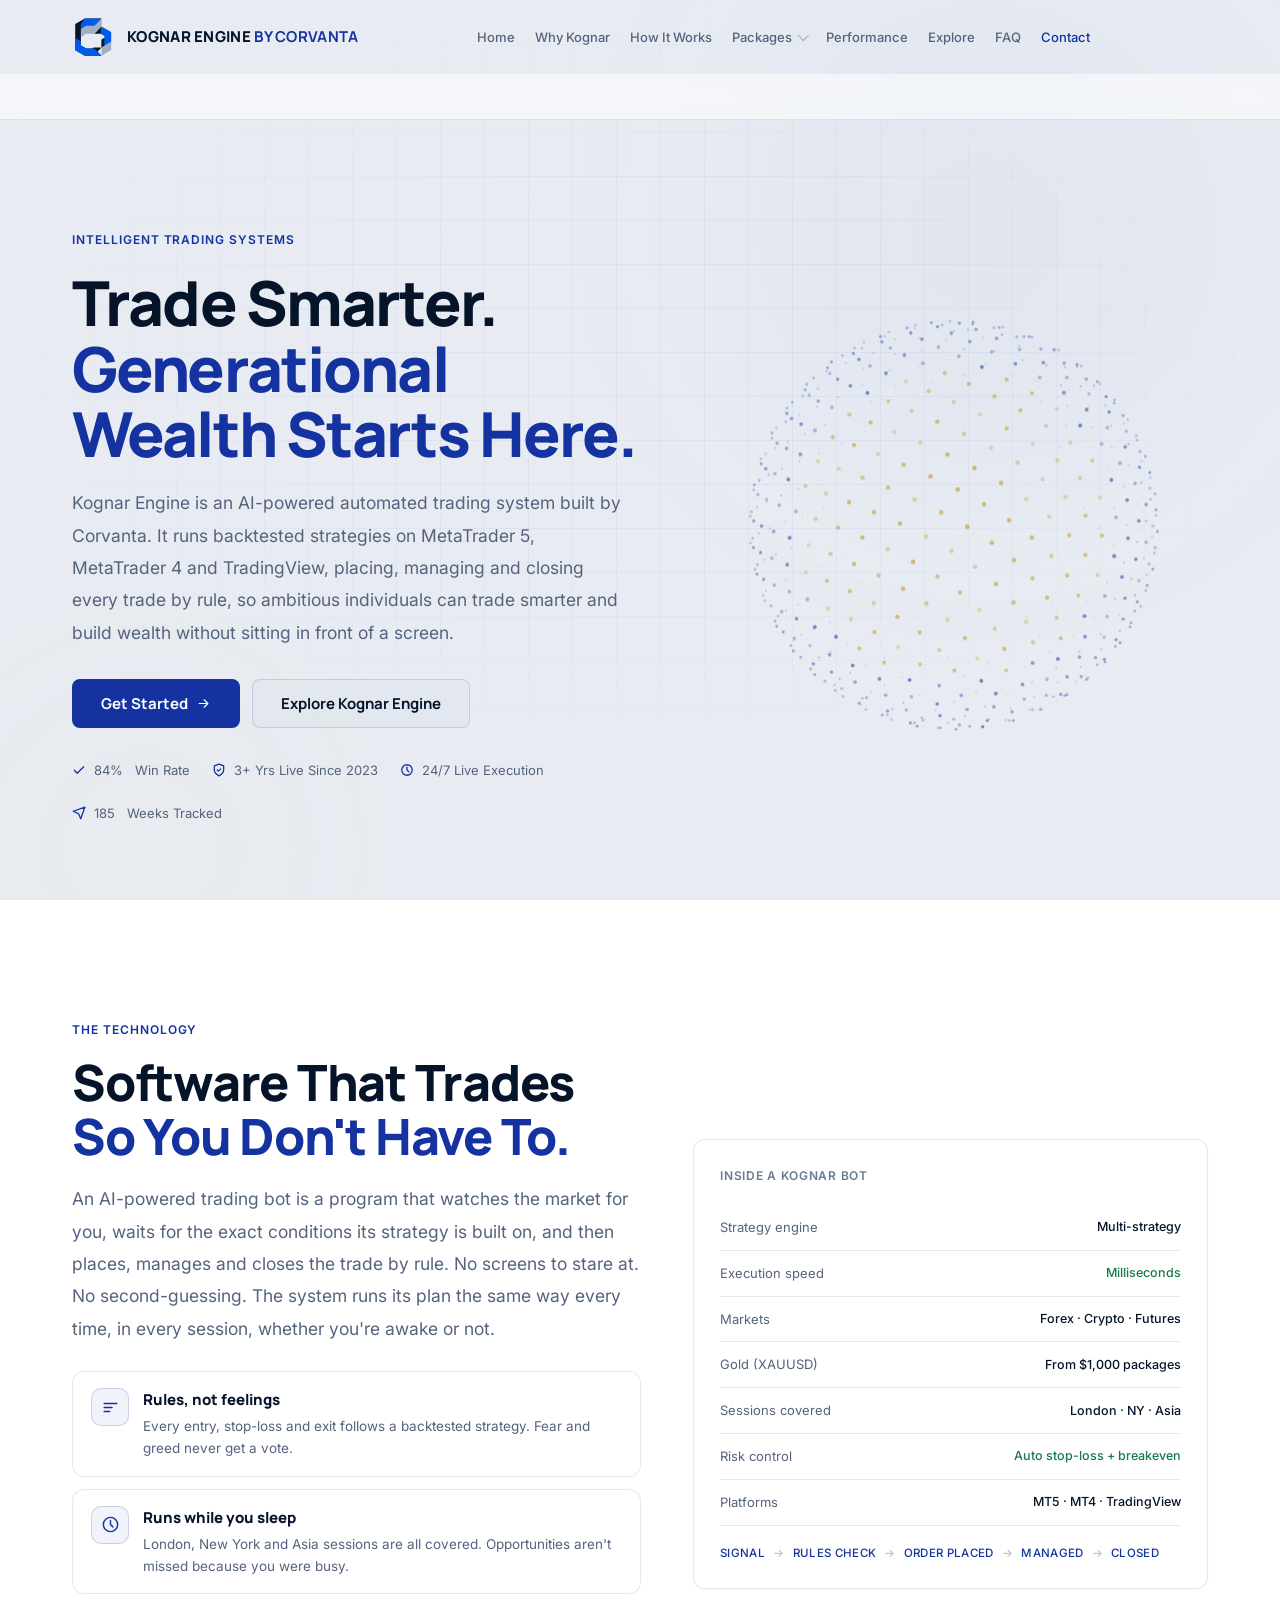
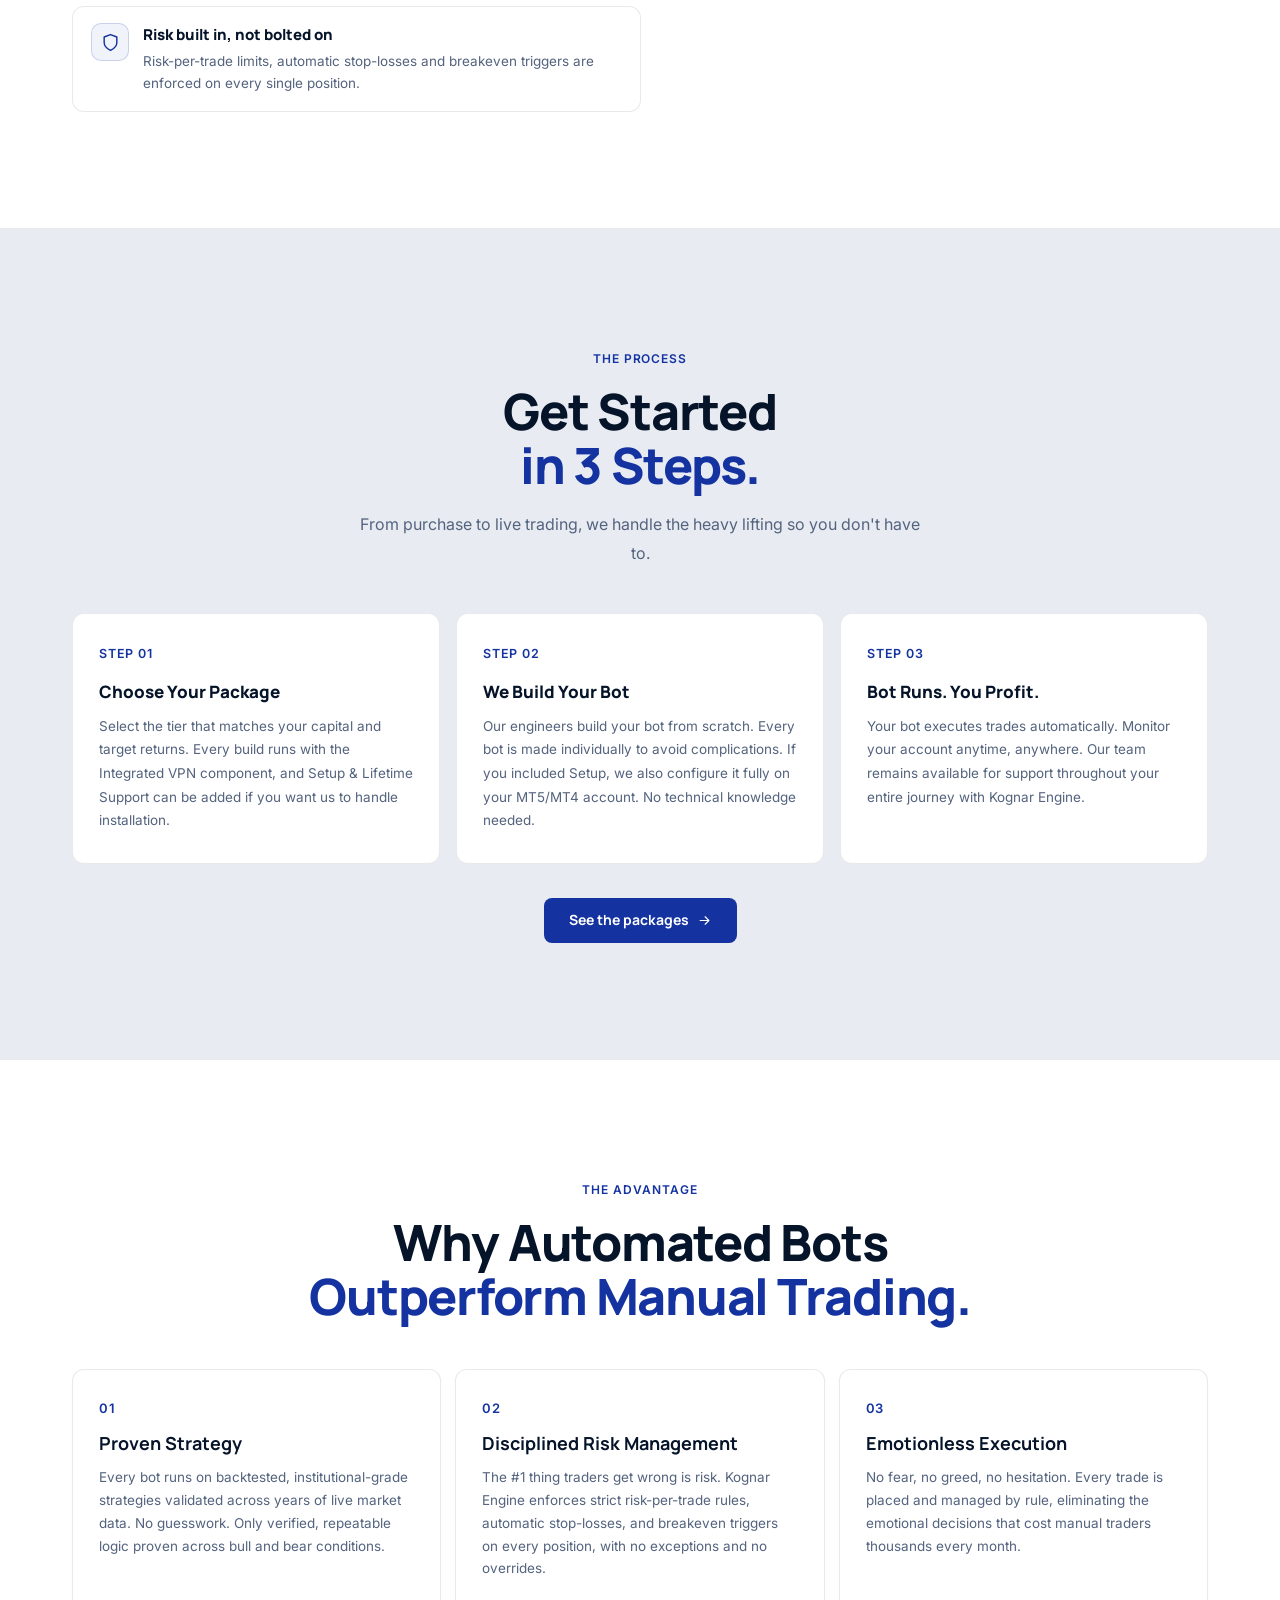
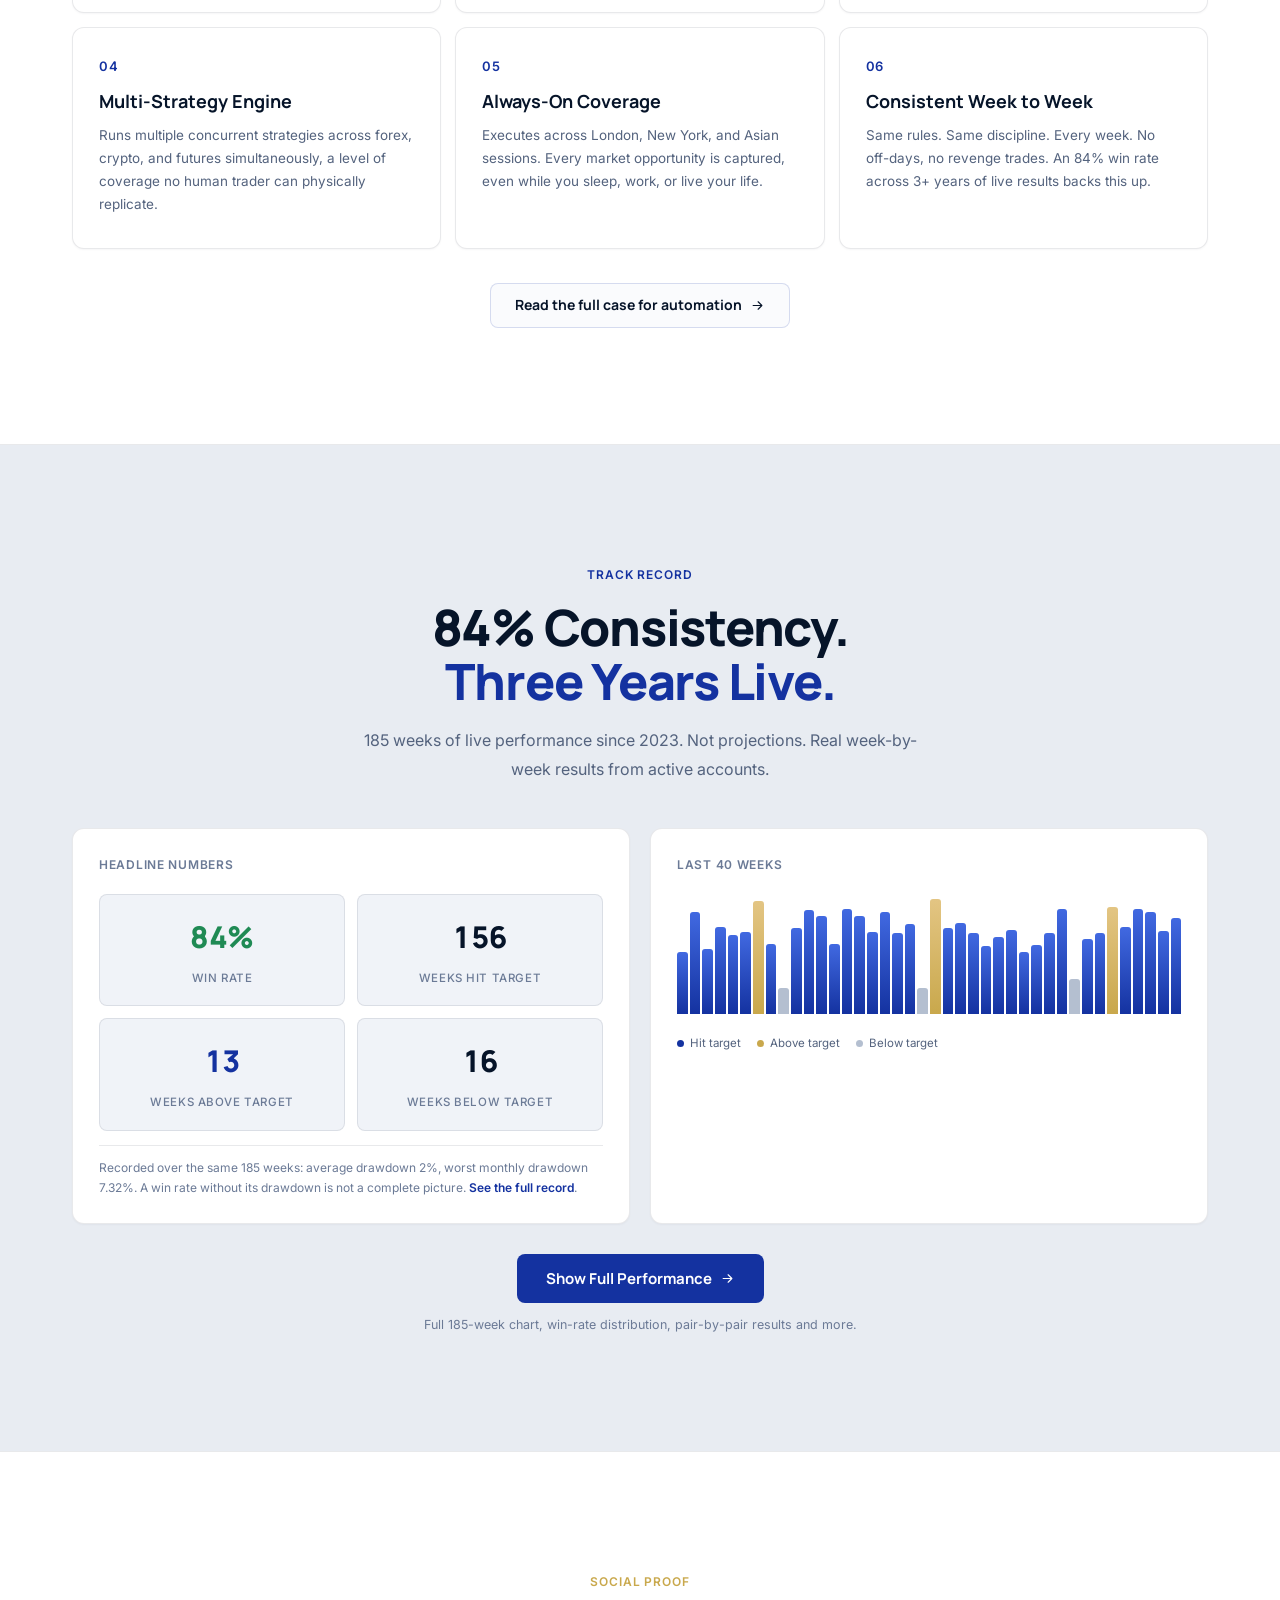
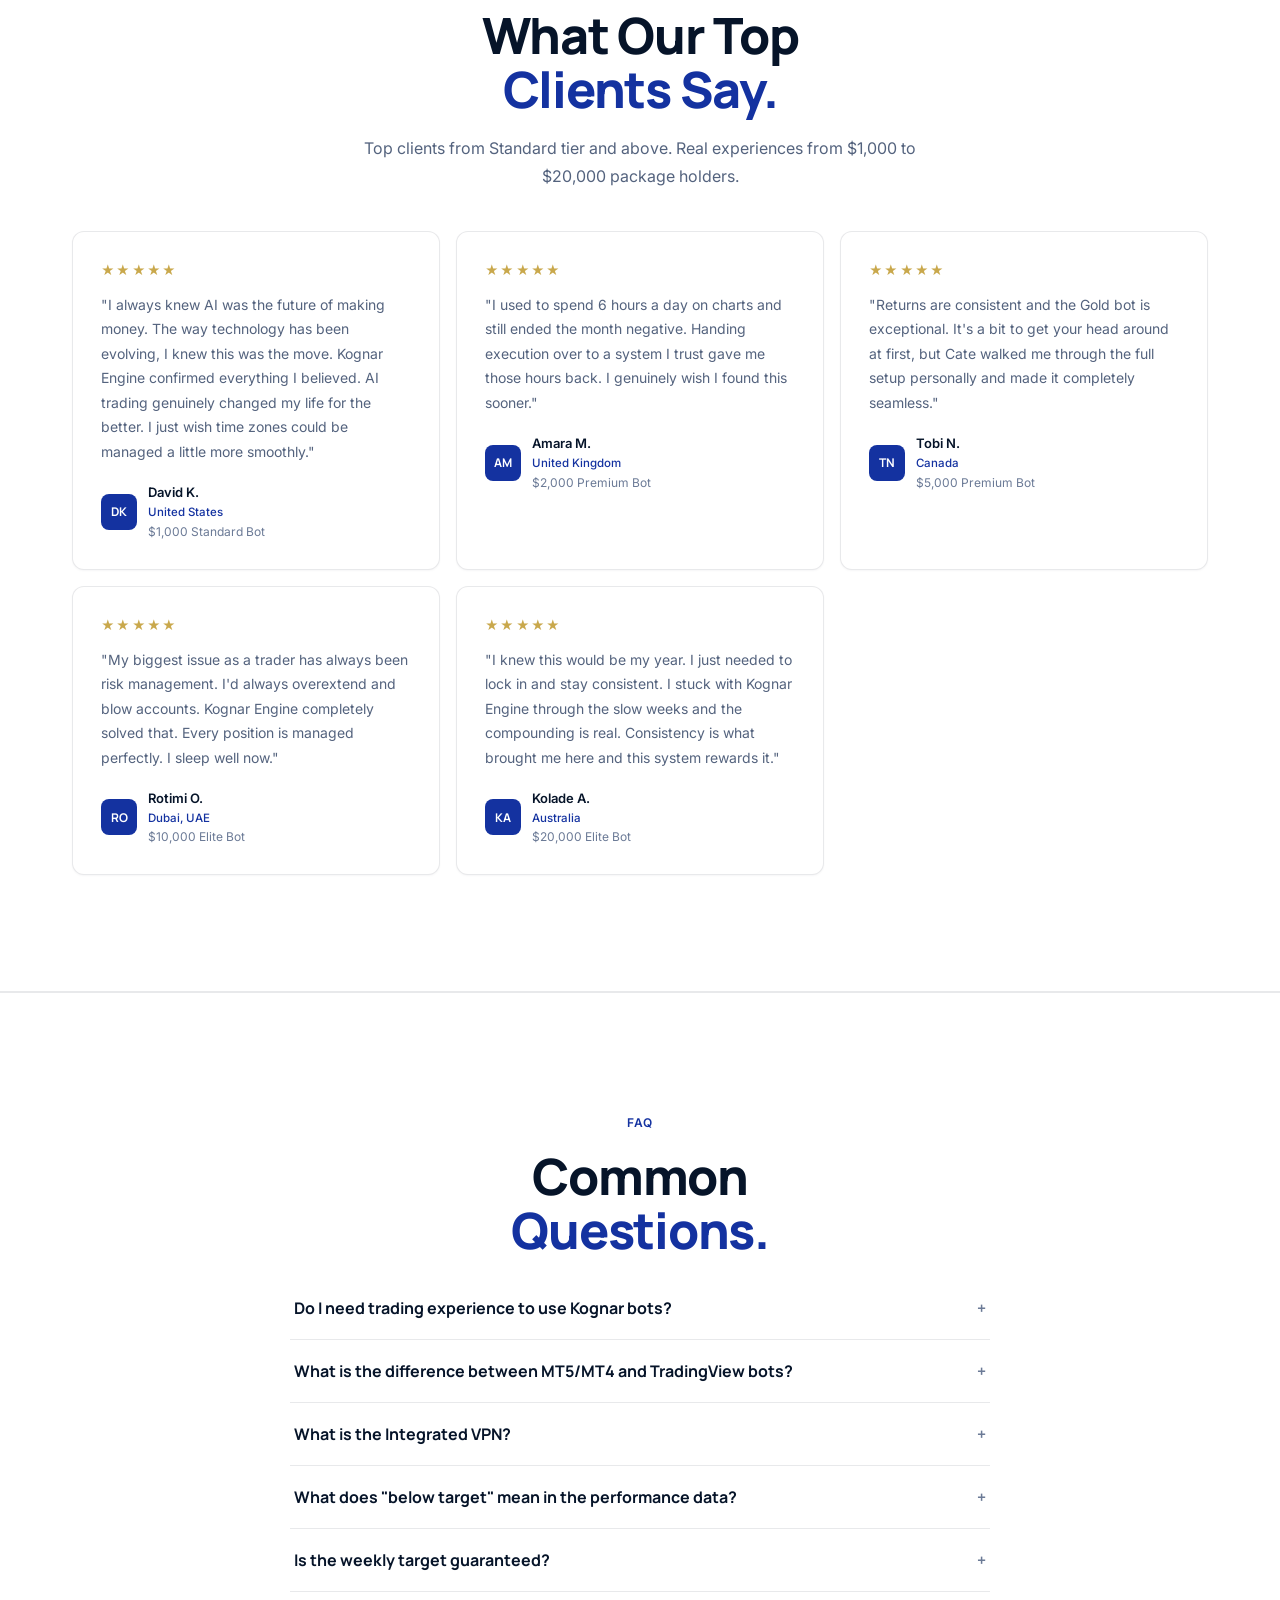
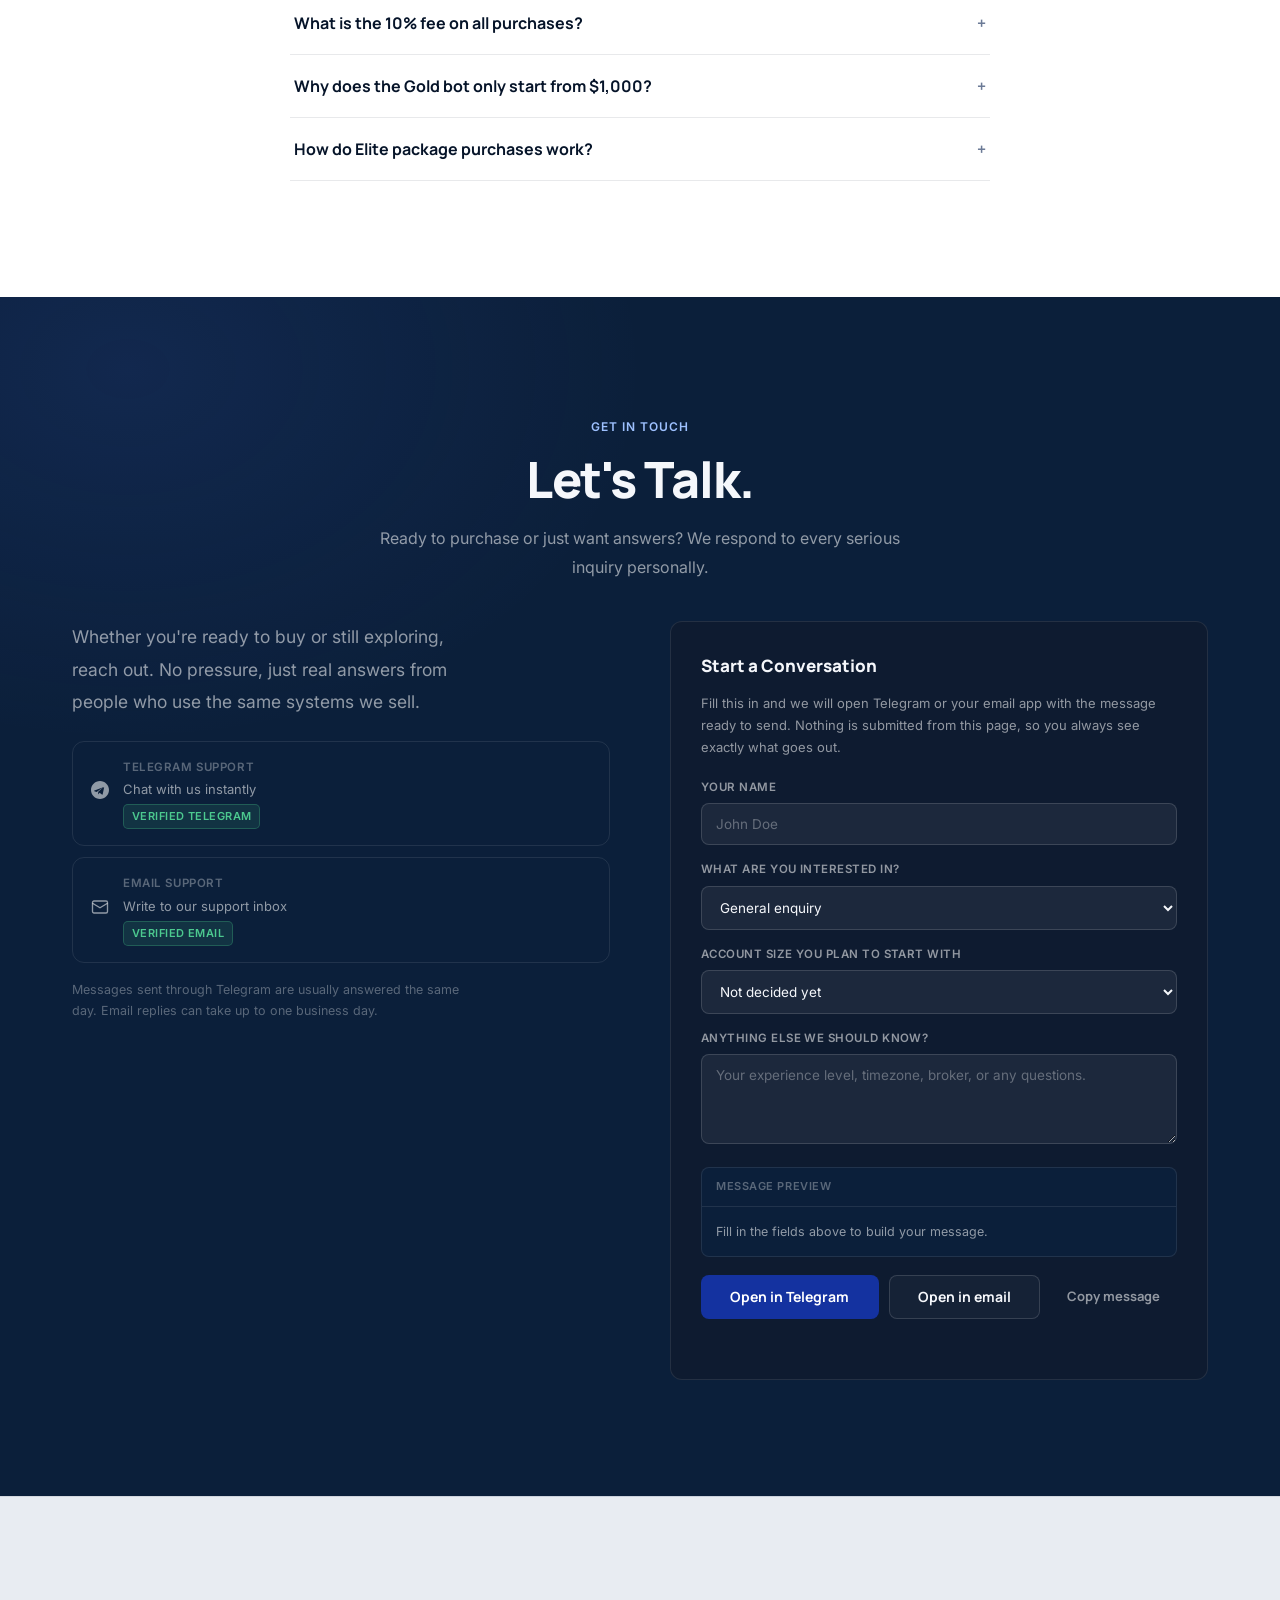
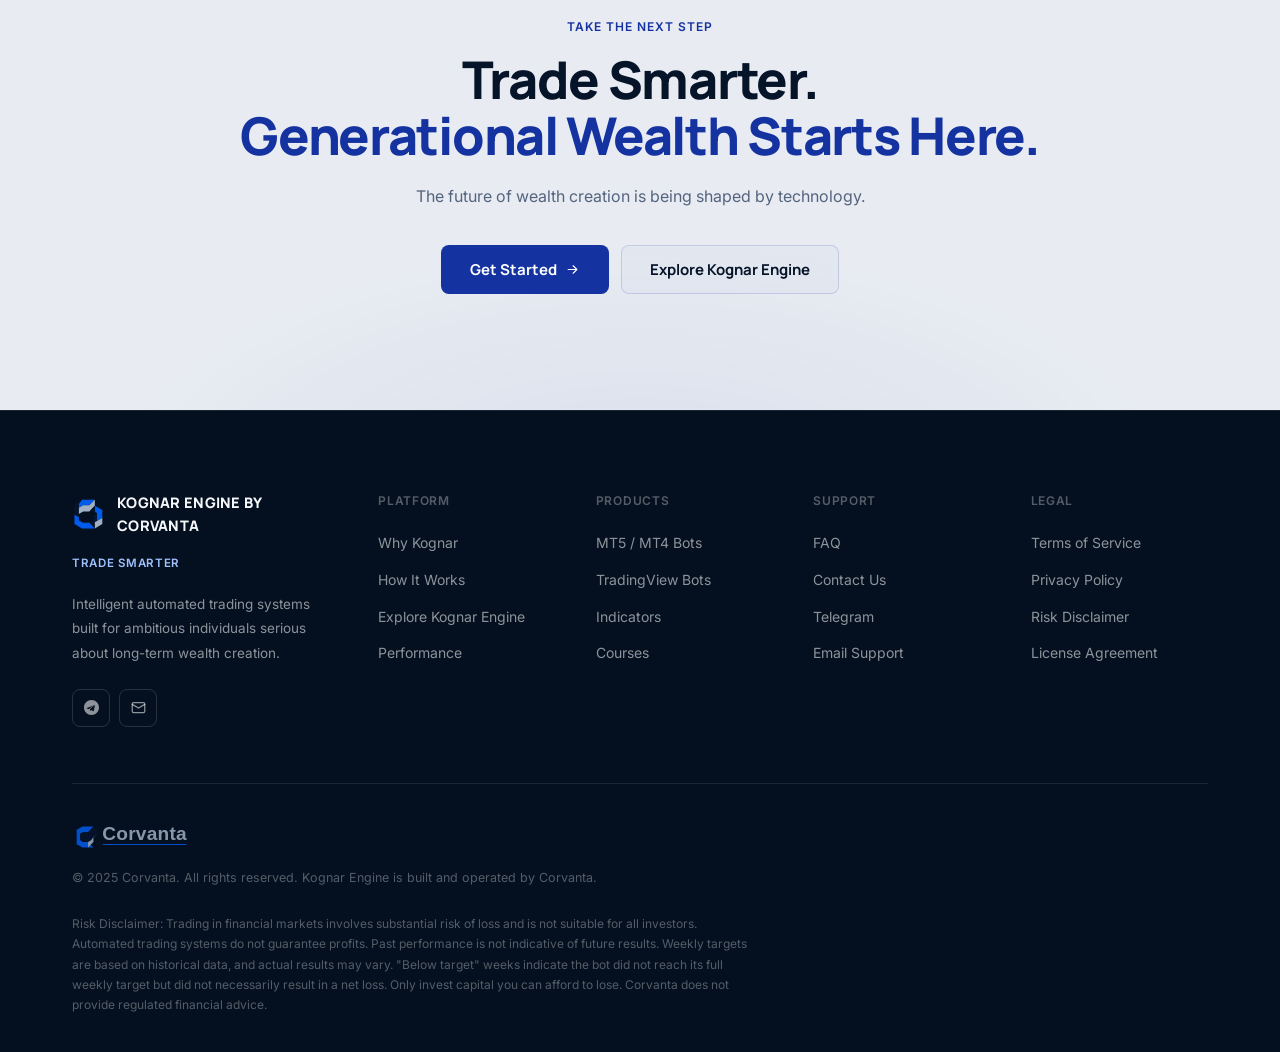
<file: index.html>
<!DOCTYPE html>
<html lang="en">
<head>
<meta charset="UTF-8">
<meta name="viewport" content="width=device-width,initial-scale=1.0,viewport-fit=cover">
<title>Kognar Engine by Corvanta | AI Trading Bots for MT5, MT4 and TradingView</title>
<meta name="description" content="Kognar Engine is Corvanta's AI trading engine: automated bots for MT5, MT4 and TradingView, with an 84% live win rate across 185 tracked weeks since 2023.">
<link rel="canonical" href="https://vaneguardgroup.com/">
<meta name="robots" content="index,follow,max-image-preview:large,max-snippet:-1,max-video-preview:-1">
<meta name="theme-color" content="#E8ECF2">
<meta name="author" content="Corvanta">
<meta name="application-name" content="Kognar Engine">
<link rel="icon" href="favicon.ico" sizes="any">
<link rel="icon" type="image/svg+xml" href="kognar-engine-icon.svg">
<link rel="icon" type="image/png" sizes="32x32" href="favicon-32x32.png">
<link rel="icon" type="image/png" sizes="16x16" href="favicon-16x16.png">
<link rel="apple-touch-icon" sizes="180x180" href="apple-touch-icon.png">
<link rel="manifest" href="site.webmanifest">
<meta property="og:type" content="website">
<meta property="og:site_name" content="Kognar Engine by Corvanta">
<meta property="og:locale" content="en_US">
<meta property="og:title" content="Kognar Engine by Corvanta">
<meta property="og:description" content="Kognar Engine is Corvanta's AI trading engine: automated bots for MT5, MT4 and TradingView, with an 84% live win rate across 185 tracked weeks since 2023.">
<meta property="og:url" content="https://vaneguardgroup.com/">
<meta property="og:image" content="https://vaneguardgroup.com/og-image.png">
<meta property="og:image:type" content="image/png">
<meta property="og:image:width" content="1200">
<meta property="og:image:height" content="630">
<meta property="og:image:alt" content="The Kognar Engine logo above the Corvanta wordmark">
<meta name="twitter:card" content="summary_large_image">
<meta name="twitter:title" content="Kognar Engine by Corvanta">
<meta name="twitter:description" content="Kognar Engine is Corvanta's AI trading engine: automated bots for MT5, MT4 and TradingView, with an 84% live win rate across 185 tracked weeks since 2023.">
<meta name="twitter:image" content="https://vaneguardgroup.com/og-image.png">
<meta name="twitter:image:alt" content="The Kognar Engine logo above the Corvanta wordmark">
<link rel="preconnect" href="https://fonts.googleapis.com">
<link rel="preconnect" href="https://fonts.gstatic.com" crossorigin>
<link href="https://fonts.googleapis.com/css2?family=Manrope:wght@500;600;700;800&family=Inter:wght@400;500;600&display=swap" rel="stylesheet">
<script type="application/ld+json">
{
  "@context": "https://schema.org",
  "@graph": [
    {
      "@type": "Organization",
      "@id": "https://vaneguardgroup.com/#corvanta",
      "name": "Corvanta",
      "url": "https://vaneguardgroup.com/",
      "description": "Corvanta is the software company that builds and operates Kognar Engine, its flagship AI trading engine.",
      "logo": {
        "@type": "ImageObject",
        "url": "https://vaneguardgroup.com/android-chrome-512x512.png",
        "width": 512,
        "height": 512
      },
      "image": "https://vaneguardgroup.com/og-image.png",
      "contactPoint": {
        "@type": "ContactPoint",
        "contactType": "customer support",
        "url": "https://t.me/cateb007",
        "availableLanguage": "English"
      }
    },
    {
      "@type": "WebSite",
      "@id": "https://vaneguardgroup.com/#website",
      "url": "https://vaneguardgroup.com/",
      "name": "Kognar Engine by Corvanta",
      "inLanguage": "en",
      "publisher": { "@id": "https://vaneguardgroup.com/#corvanta" }
    },
    {
      "@type": "SoftwareApplication",
      "@id": "https://vaneguardgroup.com/#kognar-engine",
      "name": "Kognar Engine",
      "alternateName": "Kognar Engine by Corvanta",
      "applicationCategory": "FinanceApplication",
      "applicationSubCategory": "Automated trading software",
      "operatingSystem": "MetaTrader 5, MetaTrader 4, TradingView",
      "url": "https://vaneguardgroup.com/packages.html",
      "image": "https://vaneguardgroup.com/og-image.png",
      "description": "Kognar Engine is an AI-powered automated trading system built by Corvanta. It runs backtested strategies on MetaTrader 5, MetaTrader 4 and TradingView, placing, managing and closing trades by rule across forex, crypto and futures, with risk-per-trade limits, automatic stop-losses and breakeven triggers enforced on every position.",
      "publisher": { "@id": "https://vaneguardgroup.com/#corvanta" },
      "author": { "@id": "https://vaneguardgroup.com/#corvanta" },
      "isPartOf": { "@id": "https://vaneguardgroup.com/#website" }
    },
    {
      "@type": "WebPage",
      "@id": "https://vaneguardgroup.com/#webpage",
      "url": "https://vaneguardgroup.com/",
      "name": "Kognar Engine by Corvanta",
      "description": "Kognar Engine is Corvanta's AI trading engine: automated bots for MT5, MT4 and TradingView, with an 84% live win rate across 185 tracked weeks since 2023.",
      "inLanguage": "en",
      "isPartOf": { "@id": "https://vaneguardgroup.com/#website" },
      "about": { "@id": "https://vaneguardgroup.com/#kognar-engine" },
      "primaryImageOfPage": "https://vaneguardgroup.com/og-image.png"
    }
  ]
}
</script>
<script type="application/ld+json">
{
  "@context": "https://schema.org",
  "@type": "FAQPage",
  "@id": "https://vaneguardgroup.com/#faq",
  "isPartOf": {
    "@id": "https://vaneguardgroup.com/#website"
  },
  "about": {
    "@id": "https://vaneguardgroup.com/#kognar-engine"
  },
  "mainEntity": [
    {
      "@type": "Question",
      "name": "Do I need trading experience to use Kognar bots?",
      "acceptedAnswer": {
        "@type": "Answer",
        "text": "No experience needed. The bots handle all execution automatically. You need a MetaTrader 5 or MT4 account and a broker, and our team walks you through the full setup during onboarding."
      }
    },
    {
      "@type": "Question",
      "name": "What is the difference between MT5/MT4 and TradingView bots?",
      "acceptedAnswer": {
        "@type": "Answer",
        "text": "MT5/MT4 bots run directly on your MetaTrader terminal. TradingView bots run in your browser, with no additional software needed. TradingView packages are $100 more due to added platform flexibility."
      }
    },
    {
      "@type": "Question",
      "name": "What is the Integrated VPN?",
      "acceptedAnswer": {
        "@type": "Answer",
        "text": "It is our own performance component, built in-house, that works alongside the core bot to improve execution speed, responsiveness and resource efficiency. It is not a consumer VPN service and it cannot be swapped for a third-party product. It is part of a complete installation rather than an optional extra, which is why it is listed separately from the add-ons. Ask us and we will explain exactly what it does on your setup."
      }
    },
    {
      "@type": "Question",
      "name": "What does \"below target\" mean in the performance data?",
      "acceptedAnswer": {
        "@type": "Answer",
        "text": "A \"below target\" week does NOT mean a losing week. It simply means the bot did not reach its full weekly target, but it still generated returns. In over 3 years of live trading, only 16 out of 185 weeks fell below target. That is an 84% consistency rate."
      }
    },
    {
      "@type": "Question",
      "name": "Is the weekly target guaranteed?",
      "acceptedAnswer": {
        "@type": "Answer",
        "text": "Weekly targets are based on 3+ years of live historical performance. Trading carries risk and past results are not a guarantee of future returns. Our bots are engineered for consistent, disciplined execution, and the 84% live track record speaks for itself."
      }
    },
    {
      "@type": "Question",
      "name": "What is the 10% fee on all purchases?",
      "acceptedAnswer": {
        "@type": "Answer",
        "text": "A 10% international transaction fee applies to all purchases. This is shown transparently on every package, and the price displayed is the final price. No hidden charges."
      }
    },
    {
      "@type": "Question",
      "name": "Why does the Gold bot only start from $1,000?",
      "acceptedAnswer": {
        "@type": "Answer",
        "text": "XAUUSD (Gold) requires higher margin to trade safely. Packages from $1,000 are properly capitalised to handle Gold exposure without unnecessary account risk."
      }
    },
    {
      "@type": "Question",
      "name": "How do Elite package purchases work?",
      "acceptedAnswer": {
        "@type": "Answer",
        "text": "Elite packages are handled through a private acquisition process via Telegram. Click \"Speak with an Advisor\" and our team will personally guide you through purchase, setup, and onboarding."
      }
    }
  ]
}
</script>
<style>
/* Kognar Engine by Corvanta
   Design system: tokens, layout, components.
   .zone-dark re-declares the same tokens with inverted values so
   dark sections (footer, contact) restyle without duplicate rules. */
*,*::before,*::after{box-sizing:border-box;margin:0;padding:0}
html{scroll-behavior:smooth;font-size:16px;-webkit-text-size-adjust:100%;overflow-x:hidden}
body{background:#E8ECF2;color:#061429;font-family:'Inter',sans-serif;font-weight:400;line-height:1.6;overflow-x:hidden;-webkit-font-smoothing:antialiased}
a{color:inherit;text-decoration:none}
img{max-width:100%;display:block}
button{font-family:inherit}
::selection{background:rgba(20,50,160,.18);color:#061429}

:root{
  --bg:#E8ECF2;--bg1:#F0F3F8;--bg2:#FFFFFF;--panel:#FFFFFF;--panel2:#F5F8FC;
  --line:rgba(6,20,41,.09);--line2:rgba(20,50,160,.16);
  --blu:#1432A0;--blu2:#1E40C8;--cyan:#4169E1;
  --bluGlow:rgba(20,50,160,.06);--bluLine:rgba(20,50,160,.32);
  --red:#e5646f;--amber:#C9A84C;
  --t1:#061429;--t2:#54637E;--t3:#6B7A96;--t4:#B4BFD0;
  --disp:'Manrope',sans-serif;--mono:'Inter',sans-serif;
  --e:cubic-bezier(.32,.72,0,1);--fast:.25s var(--e);--slow:.6s var(--e);
  --r:8px;--r2:12px;--r3:16px;
}
/* dark-zone override: footer, .kognar panel, contact section.
   Same token names, inverted values -> every component below
   (cards, kickers, buttons, text) adapts automatically. */
.zone-dark{
  --bg1:#0B1F3A;--panel:#0e1b30;--panel2:#0c1a2e;
  --line:rgba(255,255,255,.09);--line2:rgba(255,255,255,.14);
  --bluGlow:rgba(65,105,225,.14);--bluLine:rgba(65,105,225,.45);
  --t1:#f5f7fb;--t2:rgba(255,255,255,.55);--t3:rgba(255,255,255,.32);--t4:rgba(255,255,255,.2);
  color:var(--t1);
}

.wrap{max-width:1200px;margin:0 auto;padding:0 32px}
section{position:relative;padding:116px 0}
.center{text-align:center}
.center .sec-sub{margin-inline:auto}

/* TYPE */
.kicker{display:inline-block;font-family:var(--mono);font-size:12px;font-weight:600;letter-spacing:.08em;text-transform:uppercase;color:var(--blu);margin-bottom:16px}
.zone-dark .kicker{color:#9ec1ff}
.sec-title{font-family:var(--disp);font-size:clamp(30px,4.4vw,50px);font-weight:800;letter-spacing:-.025em;line-height:1.08;color:var(--t1)}
.sec-title .g{color:var(--blu)}
.sec-sub{font-size:16px;font-weight:400;color:var(--t2);line-height:1.8;max-width:560px;margin-top:18px}
.lede{font-size:clamp(15px,1.7vw,17.5px);font-weight:400;color:var(--t2);line-height:1.85}

/* REVEALS */
.rv,.rv-l,.rv-r,.rv-s{opacity:0;transform:translateY(12px);transition:opacity .45s ease,transform .45s ease}
.rv.on,.rv-l.on,.rv-r.on,.rv-s.on{opacity:1;transform:none}
.d1{transition-delay:.05s}.d2{transition-delay:.09s}.d3{transition-delay:.13s}.d4{transition-delay:.17s}.d5{transition-delay:.21s}.d6{transition-delay:.25s}

/* BUTTONS */
.btn{position:relative;display:inline-flex;align-items:center;justify-content:center;gap:8px;font-family:var(--disp);font-size:14px;font-weight:700;padding:14px 24px;border-radius:var(--r);border:1px solid transparent;cursor:pointer;transition:background .18s ease,border-color .18s ease,color .18s ease;white-space:nowrap;line-height:1}
.btn svg{width:15px;height:15px;transition:transform var(--fast)}
.btn-g{background:var(--blu);color:#fff}
.btn-g:hover{background:var(--blu2)}
.btn-o{background:rgba(20,50,160,.02);color:var(--t1);border-color:var(--line2)}
.btn-o:hover{border-color:var(--bluLine);color:var(--blu);background:var(--bluGlow)}
.zone-dark .btn-o{color:var(--t1);border-color:var(--line2);background:rgba(255,255,255,.03)}
.btn-ghost{color:var(--t2);background:transparent}
.btn-ghost:hover{color:var(--t1)}
.btn-sm{padding:10px 16px;font-size:13px}
.btn-lg{padding:16px 28px;font-size:15px}

/* NAV */
#nav{position:fixed;inset:0 0 auto;z-index:1000;transition:height .3s var(--e),background .3s var(--e),box-shadow .3s var(--e)}
#nav.stuck{background:rgba(232,236,242,.88);backdrop-filter:blur(24px) saturate(1.3);-webkit-backdrop-filter:blur(24px) saturate(1.3);border-bottom:1px solid var(--line);box-shadow:0 10px 30px rgba(6,20,41,.08)}
.nav-in{display:flex;align-items:center;justify-content:space-between;gap:14px;height:74px;min-width:0}
.nav-logo{display:flex;align-items:center;gap:11px;min-width:0;flex:0 1 auto;overflow:hidden}
.nav-logo-img{width:44px;height:44px;border-radius:10px;object-fit:cover;flex:0 0 44px}
.nav-name{font-family:var(--disp);font-size:15px;font-weight:800;letter-spacing:.02em;color:var(--t1);line-height:1.1;white-space:nowrap}
.nav-name b{color:var(--blu);font-weight:700}
.nav-motto{white-space:nowrap;font-family:var(--mono);font-size:10px;font-weight:500;letter-spacing:.06em;text-transform:uppercase;color:var(--t3)}
.nav-links{display:flex;align-items:center;gap:2px;list-style:none;min-width:0}
.nav-links>li{position:relative}
.nav-links a.top{position:relative;white-space:nowrap;font-size:13.5px;font-weight:500;color:var(--t2);padding:10px 13px;border-radius:8px;transition:var(--fast);display:flex;align-items:center;gap:6px}
.nav-links a.top:hover,.nav-links a.top.active{color:var(--t1)}
.nav-links a.top.active{color:var(--blu)}
.nav-links a.top .car{width:8px;height:8px;border-right:1.4px solid currentColor;border-bottom:1.4px solid currentColor;transform:rotate(45deg) translateY(-2px);transition:var(--fast);opacity:.5}
.nav-links>li:hover .car{transform:rotate(225deg) translateY(-1px)}
.mega{position:absolute;top:calc(100% + 10px);left:50%;transform:translateX(-50%) translateY(-6px);background:linear-gradient(180deg,#FFFFFF,#F7F9FC);border:1px solid var(--line2);border-radius:var(--r2);padding:10px;min-width:290px;opacity:0;visibility:hidden;transition:.3s var(--e);box-shadow:0 30px 80px -12px rgba(6,20,41,.25)}
.nav-links>li:hover .mega,.nav-links>li:focus-within .mega{opacity:1;visibility:visible;transform:translateX(-50%) translateY(0)}
.mega a{display:flex;align-items:center;gap:13px;padding:10px 12px;border-radius:10px;transition:var(--fast)}
.mega a:hover,.mega a:focus-visible{background:rgba(20,50,160,.05)}
.mg-ic{width:34px;height:34px;border-radius:9px;background:var(--bluGlow);border:1px solid rgba(20,50,160,.18);display:flex;align-items:center;justify-content:center;flex-shrink:0}
.mg-ic svg{width:15px;height:15px;stroke:var(--blu);fill:none;stroke-width:1.8;stroke-linecap:round;stroke-linejoin:round}
.mg-t{font-size:13.5px;font-weight:700;color:var(--t1)}
.mg-s{font-size:12px;color:var(--t3);margin-top:1px}
.mega-all{border-top:1px solid var(--line);margin-top:6px;padding-top:8px}
.mega-all a{justify-content:center;font-family:var(--mono);font-size:12.5px;font-weight:600;letter-spacing:.03em;text-transform:uppercase;color:var(--blu)}
.nav-cta{display:flex;align-items:center;gap:10px;flex:0 0 auto}
.burger{display:none;width:42px;height:42px;border-radius:10px;border:1px solid var(--line2);background:none;cursor:pointer;flex-direction:column;align-items:center;justify-content:center;gap:5px}
.burger span{display:block;width:18px;height:1.6px;background:var(--t2)}
#mnav{position:fixed;inset:0;background:rgba(232,236,242,.98);backdrop-filter:blur(20px);z-index:1001;display:none;flex-direction:column;align-items:center;justify-content:flex-start;gap:2px;overflow-y:auto;padding:80px 20px 40px}
#mnav.open{display:flex}
#mnav a{font-family:var(--disp);font-size:20px;font-weight:700;color:var(--t1);padding:10px 30px;transition:transform .4s var(--e),opacity .4s var(--e);text-align:center}
#mnav a:hover{color:var(--blu)}
#mnav .m-sub{font-size:13.5px;font-weight:400;color:var(--t2);padding:4px 30px}
.mclose{position:absolute;top:20px;right:24px;width:42px;height:42px;border-radius:var(--r);border:1px solid var(--line2);background:none;color:var(--t2);font-size:18px;cursor:pointer}

/* HERO */
.hero{position:relative;min-height:100svh;display:flex;align-items:center;overflow:hidden;padding-top:150px}
.hero-bg-grid{position:absolute;inset:0;background-image:linear-gradient(rgba(20,50,160,.05) 1px,transparent 1px),linear-gradient(90deg,rgba(20,50,160,.05) 1px,transparent 1px);background-size:44px 44px;-webkit-mask-image:radial-gradient(ellipse 75% 65% at 50% 42%,#000 25%,transparent 72%);mask-image:radial-gradient(ellipse 75% 65% at 50% 42%,#000 25%,transparent 72%)}
.hero-beam{position:absolute;width:70vw;height:70vw;border-radius:50%;filter:blur(120px);opacity:.35;pointer-events:none;background:radial-gradient(circle,rgba(20,50,160,.13),transparent 62%);top:-24%;right:-12%}
.hero-beam.o2{top:auto;bottom:-30%;right:auto;left:-14%;width:50vw;height:50vw;background:radial-gradient(circle,rgba(201,168,76,.13),transparent 62%);opacity:.3}
.hero-ticker{position:absolute;top:74px;left:0;right:0;height:46px;overflow:hidden;z-index:2;background:rgba(255,255,255,.55);backdrop-filter:blur(10px);border-bottom:1px solid var(--line)}
.hero-ticker .tradingview-widget-container{height:46px}
.h-split{display:grid;grid-template-columns:1.06fr .94fr;gap:52px;align-items:center;position:relative;z-index:2;width:100%}
.h-gem{width:100%;aspect-ratio:1;max-width:520px;margin:0 auto;position:relative}
.h-gem canvas{width:100%;height:100%;display:block}
.eyebrow{display:inline-block;font-family:var(--mono);font-size:12px;font-weight:600;letter-spacing:.08em;text-transform:uppercase;color:var(--blu)}
.h-title{font-family:var(--disp);font-size:clamp(36px,5.2vw,62px);font-weight:800;letter-spacing:-.03em;line-height:1.06;color:var(--t1);margin:18px 0 20px}
.h-title .ln{display:block}
.h-title .g{color:var(--blu)}
.h-sub{max-width:560px}
.h-cta{display:flex;gap:12px;flex-wrap:wrap;margin-top:30px}
.h-trust{display:flex;gap:22px;flex-wrap:wrap;margin-top:32px}
.h-trust div{display:flex;align-items:center;gap:8px;font-size:13px;color:var(--t2)}
.h-trust svg{width:14px;height:14px;stroke:var(--blu);fill:none;stroke-width:2.2;stroke-linecap:round;stroke-linejoin:round;flex-shrink:0}
@media(max-width:1024px){.h-split{grid-template-columns:1fr;gap:0}.h-gem{order:-1;max-width:300px}}
@media(max-width:999px){.h-split{grid-template-columns:1fr}.h-gem{order:-1;max-width:240px;margin:0 auto 4px}}
@media(max-width:640px){.hero{min-height:auto;padding-top:108px;padding-bottom:40px}.h-trust{gap:14px}.h-gem{max-width:200px}.h-title{margin-top:16px}}

/* CRYSTAL CARDS */
.card{background:var(--panel);border:1px solid var(--line);border-radius:var(--r2);position:relative;overflow:hidden;transition:border-color .18s ease,box-shadow .18s ease;box-shadow:0 1px 2px rgba(6,20,41,.04)}
.zone-dark .card{box-shadow:none}
.card:hover{border-color:var(--line2);box-shadow:0 6px 20px rgba(6,20,41,.08)}
.zone-dark .card:hover{box-shadow:none;border-color:var(--line2)}
.card>*{position:relative}
.ic{width:44px;height:44px;border-radius:10px;background:var(--bluGlow);border:1px solid rgba(20,50,160,.18);display:flex;align-items:center;justify-content:center;flex-shrink:0}
.ic svg{width:19px;height:19px;stroke:var(--blu);fill:none;stroke-width:1.8;stroke-linecap:round;stroke-linejoin:round}

/* FIND-IT CARDS (why-section) */
.findit{display:grid;grid-template-columns:repeat(3,1fr);gap:14px}
.fi-card{padding:32px 26px;display:flex;flex-direction:column;align-items:flex-start}
.fi-num{font-family:var(--mono);font-size:13px;font-weight:600;letter-spacing:.06em;color:var(--blu);line-height:1;margin-bottom:14px}
.fi-title{font-family:var(--disp);font-size:18px;font-weight:700;color:var(--t1);margin-bottom:8px}
.fi-desc{font-size:13.5px;color:var(--t2);line-height:1.7;flex:1}

@media(max-width:1200px){.findit{grid-template-columns:repeat(2,1fr)}}
@media(max-width:640px){.findit{grid-template-columns:1fr}}

/* STEP GRID */
.stepgrid{display:grid;grid-template-columns:repeat(3,1fr);gap:16px;margin-top:46px}
.step{background:var(--panel);border:1px solid var(--line);border-radius:var(--r2);padding:30px 26px;position:relative;transition:border-color .18s ease}
.step:hover{border-color:var(--line2)}
.step-n{font-family:var(--mono);font-size:12.5px;font-weight:600;color:var(--blu);letter-spacing:.06em;margin-bottom:14px}
.step h3{font-family:var(--disp);font-size:17px;font-weight:800;color:var(--t1);margin-bottom:9px}
.step p{font-size:13.5px;color:var(--t2);line-height:1.75}
@media(max-width:860px){.stepgrid{grid-template-columns:1fr}}

/* PANEL HEADER + MINI CHART */
.pv-header{display:flex;justify-content:space-between;align-items:center;margin-bottom:20px}
.pv-title{font-family:var(--mono);font-size:12px;font-weight:600;color:var(--t3);letter-spacing:.06em;text-transform:uppercase}
.pv-chart{height:96px;display:flex;align-items:flex-end;gap:2px;margin-bottom:20px}
.pv-bar{flex:1;border-radius:3px 3px 0 0;min-width:0;transform:scaleY(0);transform-origin:bottom;transition:transform .6s var(--e)}
.chart-grow .pv-bar{transform:scaleY(1)}
.pv-bar.w{background:linear-gradient(to top,var(--blu),var(--cyan))}
.pv-bar.a{background:linear-gradient(to top,var(--amber),#e3c583)}
.pv-bar.m{background:var(--t4)}

/* STAT ROW */
.stat-row{display:grid;grid-template-columns:repeat(4,1fr);gap:1px;background:var(--line);border:1px solid var(--line);border-radius:var(--r2);overflow:hidden;margin-top:44px}
.stat-cell{background:var(--panel);padding:26px 22px;text-align:center}
.stat-v{font-family:var(--disp);font-size:clamp(22px,3vw,30px);font-weight:800;color:var(--t1);letter-spacing:-.02em;font-variant-numeric:tabular-nums}
.stat-v.green{color:#1f8a54}.stat-v.blue{color:var(--blu)}
.stat-l{font-family:var(--mono);font-size:11.5px;font-weight:500;letter-spacing:.05em;text-transform:uppercase;color:var(--t3);margin-top:8px;display:flex;align-items:center;justify-content:center;gap:6px}
@media(max-width:760px){.stat-row{grid-template-columns:1fr 1fr}}

/* PERFORMANCE PANELS */
.perf-grid{display:grid;grid-template-columns:1fr 1fr;gap:20px;margin-top:20px}
.perf-panel{background:var(--panel);border:1px solid var(--line);border-radius:var(--r2);padding:28px}
.perf-panel-title{font-family:var(--mono);font-size:12px;color:var(--t3);letter-spacing:.06em;text-transform:uppercase;margin-bottom:20px;font-weight:600}
.bar-chart{height:140px;display:flex;align-items:flex-end;gap:2px}
.pc-bar{flex:1;border-radius:2px 2px 0 0;min-width:0;transition:opacity .2s;transform:scaleY(0);transform-origin:bottom}
.chart-grow .pc-bar{transform:scaleY(1)}
.pc-bar:hover{opacity:.72}
.pc-bar.w{background:linear-gradient(to top,var(--blu),var(--cyan))}
.pc-bar.a{background:linear-gradient(to top,var(--amber),#e3c583)}
.pc-bar.m{background:var(--t4)}
.perf-legend{display:flex;gap:16px;font-size:11.5px;color:var(--t2);margin-top:14px;flex-wrap:wrap}
.leg-dot{width:7px;height:7px;border-radius:50%;display:inline-block;margin-right:6px;vertical-align:middle}
.donut-wrap{display:flex;flex-direction:column;align-items:center}
.donut-svg{width:170px;height:170px}
.donut-svg circle{transition:stroke-dasharray 1s ease,stroke-dashoffset 1s ease}
.donut-legend{display:flex;flex-direction:column;gap:9px;margin-top:18px;width:100%}
.dl-row{display:flex;align-items:center;justify-content:space-between;font-size:12.5px}
.dl-left{display:flex;align-items:center;gap:8px;color:var(--t2)}
.dl-val{font-weight:700;color:var(--t1)}
@media(max-width:900px){.perf-grid{grid-template-columns:1fr}}

.pairs-grid{display:grid;grid-template-columns:repeat(3,1fr);gap:14px;margin-top:16px}
.pair-card{padding:22px}
.pair-name{font-size:13.5px;font-weight:600;color:var(--t1);margin-bottom:12px;display:flex;align-items:center;justify-content:center;gap:7px}
.pair-tag{font-family:var(--mono);font-size:10.5px;font-weight:600;letter-spacing:.05em;text-transform:uppercase;padding:2px 7px;border-radius:5px;background:rgba(201,168,76,.15);color:#9c7a2e}
.pair-chart{height:150px;margin:6px 0 14px;border-radius:9px;overflow:hidden;border:1px solid var(--line)}
.pair-chart .tradingview-widget-container{height:100%;width:100%}
.pair-rate{font-family:var(--disp);font-size:1.7rem;font-weight:800;color:#1f8a54}
.pair-lbl{font-family:var(--mono);font-size:11.5px;color:var(--t3);letter-spacing:.05em;text-transform:uppercase;margin-top:3px}
@media(max-width:760px){.pairs-grid{grid-template-columns:1fr 1fr}}
@media(max-width:480px){.pairs-grid{grid-template-columns:1fr}}

.perf-detail-grid{display:grid;grid-template-columns:repeat(3,1fr);gap:14px;margin-top:20px}
.pd-card{padding:22px;text-align:center}
.pd-val{font-family:var(--disp);font-size:1.4rem;font-weight:800;color:var(--t1);margin-bottom:3px}
.pd-val.green{color:#1f8a54}
.pd-lbl{font-size:11px;color:var(--t2)}
@media(max-width:760px){.perf-detail-grid{grid-template-columns:1fr}}

/* REVIEWS */
.reviews-grid{display:grid;grid-template-columns:repeat(auto-fill,minmax(280px,1fr));gap:16px}
.r-card{padding:28px}
.r-stars{color:var(--amber);font-size:13px;letter-spacing:.1em;margin-bottom:12px}
.r-text{font-size:14px;color:var(--t2);line-height:1.75;margin-bottom:18px}
.r-author{display:flex;align-items:center;gap:11px}
.r-av{width:36px;height:36px;border-radius:8px;background:var(--blu);color:#fff;display:flex;align-items:center;justify-content:center;font-size:12px;font-weight:700;flex-shrink:0;font-family:var(--disp)}
.r-name{font-size:13px;font-weight:600;color:var(--t1)}
.r-pkg{font-size:12px;color:var(--t3)}
.r-country{font-size:11.5px;color:var(--blu);font-weight:500}
.swipe-hint{display:none;font-size:12px;color:var(--t3);margin-top:14px}
@media(max-width:900px){.reviews-grid{display:flex;overflow-x:auto;scroll-snap-type:x mandatory;gap:14px;margin:0 -32px;padding:0 32px 10px;-webkit-overflow-scrolling:touch;scrollbar-width:none}.reviews-grid::-webkit-scrollbar{display:none}.r-card{min-width:min(84%,340px);scroll-snap-align:center}.swipe-hint{display:block}}

/* PRICING */
.tab-bar{display:inline-flex;gap:4px;background:var(--panel);border:1px solid var(--line);border-radius:var(--r);padding:4px;margin-top:20px}
.tab-btn{padding:10px 20px;border-radius:6px;font-family:var(--disp);font-size:13.5px;font-weight:700;border:none;cursor:pointer;background:transparent;color:var(--t2);transition:var(--fast);white-space:nowrap}
.tab-btn.active{background:var(--blu);color:#fff}
.tab-panel{display:none}
.tab-panel.active{display:block}
.tier-hdr{display:flex;align-items:center;gap:16px;margin-bottom:16px;margin-top:44px}
.tier-tag{font-family:var(--disp);font-size:16px;font-weight:800;color:var(--t1);white-space:nowrap}
.tier-line{flex:1;height:1px;background:var(--line)}
.cards-row{display:grid;grid-template-columns:repeat(auto-fill,minmax(260px,1fr));gap:14px}
.p-card{padding:28px}
.p-badge{position:static;display:inline-block;margin-bottom:14px;background:var(--t1);color:var(--bg);font-family:var(--mono);font-size:11px;font-weight:600;letter-spacing:.05em;text-transform:uppercase;padding:5px 10px;border-radius:6px}
.p-badge.contact{background:var(--blu);color:#fff}
.p-price{font-family:var(--disp);font-size:2rem;font-weight:800;color:var(--t1);line-height:1;margin-bottom:4px}
.p-fee{font-size:12px;color:var(--t3);margin-bottom:6px}
.p-target{font-family:var(--mono);font-size:12.5px;font-weight:500;color:#177a49;margin-bottom:18px}
.p-features{list-style:none;margin-bottom:22px}
.p-features li{font-size:13px;color:var(--t2);padding:4px 0;display:flex;align-items:center;gap:8px}
.p-features li::before{content:'';width:12px;height:1px;background:var(--t4);flex-shrink:0}
.p-features li.gold::before{content:'';width:6px;height:6px;border-radius:50%;background:var(--amber)}
.p-btn{width:100%;padding:13px;border-radius:var(--r);font-family:var(--disp);font-size:13.5px;font-weight:700;cursor:pointer;transition:var(--fast);text-align:center;text-decoration:none;display:block;border:1px solid transparent}
.p-btn-sel{background:transparent;color:var(--t1);border-color:var(--line2)}
.p-btn-sel:hover,.p-btn-sel.sel{background:var(--t1);color:var(--bg);border-color:var(--t1)}
.p-btn-contact{background:transparent;color:var(--blu);border-color:var(--bluLine)}
.p-btn-contact:hover{background:var(--blu);color:#fff}
.card-addons{margin-top:16px;padding-top:16px;border-top:1px solid var(--line);display:flex;flex-direction:column;gap:8px}
.addons-hdr{display:flex;align-items:center;justify-content:space-between;font-family:var(--mono);font-size:11px;font-weight:600;letter-spacing:.05em;text-transform:uppercase;color:var(--t3);margin-bottom:2px}
.addons-tap{font-size:11px;font-weight:600;letter-spacing:.02em;text-transform:none;color:var(--blu)}
.card-addon-row{display:flex;align-items:center;gap:9px;padding:9px 11px;border-radius:9px;border:1px solid var(--line);background:var(--bg1);transition:border-color .15s,background .15s;text-decoration:none}
.card-addon-row:hover{border-color:var(--bluLine);background:var(--bluGlow)}
.addon-plus{width:18px;height:18px;flex-shrink:0;border-radius:4px;background:var(--blu);color:#fff;font-size:11px;font-weight:700;display:flex;align-items:center;justify-content:center;line-height:1}
.addon-lbl{font-size:12.5px;color:var(--t2);flex:1}
.addon-price-tag{font-family:var(--mono);font-size:12px;color:var(--blu);font-weight:600}
.card-addon-row+.addons-hdr{margin-top:6px}
.p-note{font-size:13.5px;color:var(--t2);margin-top:20px;padding:12px 16px;background:var(--bluGlow);border:1px solid var(--bluLine);border-radius:var(--r);max-width:560px}

.ind-grid{display:grid;grid-template-columns:repeat(auto-fill,minmax(240px,1fr));gap:14px;margin-top:20px}
.ind-card{padding:26px}
.ind-name{font-family:var(--disp);font-size:16px;font-weight:800;color:var(--t1);margin-bottom:3px}
.ind-tagline{font-size:12.5px;color:var(--blu);font-weight:600;margin-bottom:10px}
.ind-desc{font-size:13px;color:var(--t2);line-height:1.65;margin-bottom:16px}
.ind-price{font-family:var(--disp);font-size:1.4rem;font-weight:800;color:var(--t1);margin-bottom:3px}
.ind-fee{font-size:12px;color:var(--t3);margin-bottom:16px}

/* CHECKOUT BAR + MODAL (dark, matches source) */
.checkout-bar{position:fixed;bottom:0;left:0;right:0;z-index:600;background:#0B1F3A;border-top:1px solid rgba(255,255,255,.08);padding:16px 32px;display:flex;align-items:center;justify-content:space-between;gap:16px;flex-wrap:wrap;transform:translateY(100%);transition:transform .4s var(--e)}
.checkout-bar.visible{transform:translateY(0)}
.cb-items{font-size:12.5px;color:rgba(255,255,255,.7);max-width:60vw;overflow:hidden;text-overflow:ellipsis;white-space:nowrap}
.cb-total{font-family:var(--disp);font-size:1.5rem;font-weight:800;color:#fff}
.cb-actions{display:flex;gap:11px}
.cb-clear{background:transparent;color:rgba(255,255,255,.72);border:1px solid rgba(255,255,255,.22);padding:11px 18px;border-radius:var(--r);font-size:13.5px;cursor:pointer;transition:var(--fast)}
.cb-clear:hover{color:#fff}
.cb-pay{background:var(--blu);color:#fff;padding:11px 26px;border-radius:var(--r);font-family:var(--disp);font-size:13.5px;font-weight:700;border:none;cursor:pointer;transition:var(--fast)}
.cb-pay:hover{background:var(--blu2)}
.modal-overlay{display:none;position:fixed;inset:0;z-index:700;background:rgba(6,20,41,.6);backdrop-filter:blur(8px);align-items:center;justify-content:center}
.modal-overlay.open{display:flex}
.modal{background:#fff;border-radius:var(--r3);padding:34px;max-width:440px;width:92%;position:relative;box-shadow:0 24px 80px rgba(6,20,41,.3);max-height:90vh;overflow-y:auto}
.modal-close{position:absolute;top:14px;right:16px;width:36px;height:36px;background:none;border:1px solid var(--line);border-radius:var(--r);font-size:18px;cursor:pointer;color:var(--t2)}
.modal h2{font-family:var(--disp);font-size:20px;font-weight:800;color:var(--t1);margin-bottom:20px}
.modal-row{display:flex;justify-content:space-between;padding:10px 0;border-bottom:1px solid var(--line);font-size:13px}
.modal-row span:first-child{color:var(--t2)}
.modal-row span:last-child{font-weight:600;color:var(--t1)}
.modal-total{display:flex;justify-content:space-between;padding:16px 0 20px;font-family:var(--disp);font-size:19px;font-weight:800;color:var(--t1)}
.modal-note{background:var(--bluGlow);border-radius:var(--r);padding:13px;font-size:12px;color:var(--t2);line-height:1.6;margin-bottom:20px}
.modal-actions{display:flex;gap:11px}
.modal-pay{flex:2;background:var(--t1);color:#fff;padding:13px;border-radius:var(--r);font-family:var(--disp);font-size:13.5px;font-weight:700;border:none;cursor:pointer}
.modal-pay:hover{background:var(--blu)}
.modal-back{flex:1;background:transparent;color:var(--t2);padding:13px;border-radius:var(--r);border:1px solid var(--line2);cursor:pointer;font-size:13.5px}

/* FAQ */
.faq-wrap{max-width:700px;margin-top:20px}
.faq-item{border-bottom:1px solid var(--line)}
.faq-q{width:100%;display:flex;justify-content:space-between;align-items:center;padding:20px 4px;background:none;border:none;cursor:pointer;font-family:var(--disp);font-size:16px;font-weight:700;color:var(--t1);text-align:left;gap:16px}
.faq-icon{font-size:16px;color:var(--t3);transition:transform .25s var(--e);flex-shrink:0}
.faq-item.open .faq-icon{transform:rotate(45deg);color:var(--blu)}
.faq-a{font-size:14px;color:var(--t2);line-height:1.75;max-height:0;overflow:hidden;transition:max-height .35s var(--e),padding .2s;padding:0 4px}
.faq-item.open .faq-a{max-height:260px;padding-bottom:18px}

/* CONTACT */
.contact-grid{display:grid;grid-template-columns:1fr 1fr;gap:60px;margin-top:40px;align-items:start}
.c-links{display:flex;flex-direction:column;gap:11px;margin-top:22px}
.c-link{display:flex;align-items:center;gap:14px;padding:16px 18px;border:1px solid var(--line);border-radius:var(--r2);color:var(--t2);text-decoration:none;font-size:13.5px;transition:var(--fast)}
.c-link:hover{border-color:var(--bluLine);color:var(--t1);background:var(--bluGlow)}
.c-link-icon{font-size:18px;flex-shrink:0}
.c-link-body{display:flex;flex-direction:column}
.c-link-label{font-family:var(--mono);font-size:11.5px;font-weight:600;letter-spacing:.05em;text-transform:uppercase;color:var(--t3);margin-bottom:3px}
.c-link-val{font-size:13px;color:var(--t2)}
.c-badge{display:inline-flex;align-items:center;gap:5px;font-family:var(--mono);font-size:11px;font-weight:600;letter-spacing:.04em;text-transform:uppercase;color:#4cc98f;background:rgba(63,174,125,.14);border:1px solid rgba(63,174,125,.34);padding:3px 8px;border-radius:5px;margin-top:4px;width:fit-content}
.contact-form{background:var(--panel);border:1px solid var(--line);border-radius:var(--r2);padding:30px}
.contact-form h3{font-family:var(--disp);font-size:17px;font-weight:800;color:var(--t1);margin-bottom:22px}
.cf-grp{margin-bottom:15px}
.cf-grp label{display:block;font-family:var(--mono);font-size:11.5px;font-weight:600;color:var(--t2);letter-spacing:.04em;text-transform:uppercase;margin-bottom:7px}
.cf-grp input,.cf-grp textarea,.cf-grp select{width:100%;background:rgba(255,255,255,.06);border:1px solid var(--line2);border-radius:var(--r);padding:12px 14px;color:var(--t1);font-family:'Inter',sans-serif;font-size:13.5px;outline:none;transition:border-color .2s;resize:vertical}
.cf-grp input::placeholder,.cf-grp textarea::placeholder{color:var(--t3)}
.cf-grp input:focus,.cf-grp textarea:focus,.cf-grp select:focus{border-color:var(--bluLine)}
.cf-grp textarea{min-height:90px}
.cf-grp select option{background:#0B1F3A;color:#fff}
.c-note{font-size:12.5px;color:var(--t3);line-height:1.7;margin-top:16px;max-width:400px}
.cf-intro{font-size:13px;color:var(--t2);line-height:1.7;margin:-10px 0 20px}
.cf-preview{margin-top:4px;border:1px solid var(--line);border-radius:var(--r);background:var(--bg1);overflow:hidden}
.cf-preview-h{font-family:var(--mono);font-size:11px;font-weight:600;letter-spacing:.05em;text-transform:uppercase;color:var(--t3);padding:10px 14px;border-bottom:1px solid var(--line)}
.cf-preview pre{margin:0;padding:14px;font-family:var(--mono);font-size:12.5px;line-height:1.7;color:var(--t2);white-space:pre-wrap;word-break:break-word;max-height:190px;overflow:auto}
.cf-actions{display:flex;gap:10px;flex-wrap:wrap;margin-top:18px}
.cf-actions .btn{flex:1 1 auto}
.cf-actions .btn-ghost{flex:0 0 auto}
.cf-status{font-size:12.5px;color:#4cc98f;margin-top:12px;min-height:18px}
.cf-status.warn{color:var(--amber)}
@media(max-width:900px){.contact-grid{grid-template-columns:1fr;gap:32px}}

/* CTA BANNER */
.cta-band{border-top:1px solid var(--line);background:radial-gradient(ellipse 70% 80% at 50% 115%,rgba(20,50,160,.07),transparent 60%)}

/* FOOTER (sphere lives here) */
footer{border-top:1px solid var(--line);padding:80px 0 36px;position:relative;overflow:hidden}
.f-sphere{position:absolute;right:-110px;bottom:-110px;width:400px;height:400px;opacity:.5;pointer-events:auto;z-index:0}
.f-grid{display:grid;grid-template-columns:1.5fr 1fr 1fr 1fr 1fr;gap:40px;margin-bottom:56px;position:relative;z-index:1}
.f-logo{display:flex;align-items:center;gap:11px;margin-bottom:16px}
.f-logo img{width:34px;height:34px;border-radius:8px;object-fit:cover}
.f-name{font-family:var(--disp);font-size:14.5px;font-weight:800;letter-spacing:.02em;color:var(--t1)}
.f-motto{font-family:var(--mono);font-size:11.5px;font-weight:600;letter-spacing:.06em;text-transform:uppercase;color:#9ec1ff;margin-bottom:20px}
.f-desc{font-size:13.5px;color:var(--t2);line-height:1.8;max-width:300px;margin-bottom:24px}
.f-social{display:flex;gap:9px}
.f-soc{width:38px;height:38px;border-radius:var(--r);border:1px solid var(--line2);display:flex;align-items:center;justify-content:center;transition:border-color .18s ease,background .18s ease}
.f-soc:hover{border-color:var(--bluLine);background:var(--bluGlow)}
.f-soc svg{width:15px;height:15px;color:var(--t2)}
.f-soc:hover svg{color:#9ec1ff}
.f-h{font-family:var(--mono);font-size:12px;font-weight:600;letter-spacing:.06em;text-transform:uppercase;color:var(--t3);margin-bottom:20px}
.f-ls{list-style:none;display:flex;flex-direction:column;gap:11px}
.f-ls a{font-size:14px;color:var(--t2);transition:color .18s ease}
.f-ls a:hover{color:#fff}
.f-btm{border-top:1px solid var(--line);padding-top:30px;display:flex;justify-content:space-between;gap:26px;flex-wrap:wrap;position:relative;z-index:1}
.f-brandline{display:flex;flex-direction:column;align-items:flex-start;gap:12px}
.f-wordmark{height:42px;width:auto;opacity:.85}
.f-copy{font-size:12.5px;color:var(--t3)}
.f-mini{font-size:12px;color:var(--t3);line-height:1.7;max-width:680px}
@media(max-width:1024px){.f-grid{grid-template-columns:1fr 1fr}.f-brand{grid-column:1/-1}}
@media(max-width:900px){.f-grid{grid-template-columns:1fr;gap:36px}.f-btm{flex-direction:column}.f-sphere{width:260px;height:260px}}

/* UTILS */
#pbar{position:fixed;inset:0 auto auto 0;height:2px;background:var(--blu);z-index:9999;width:0;transition:width .12s linear}
#stop{position:fixed;bottom:24px;right:24px;width:44px;height:44px;border-radius:var(--r);background:var(--panel);border:1px solid var(--line2);color:var(--blu);cursor:pointer;display:flex;align-items:center;justify-content:center;z-index:500;opacity:0;transform:translateY(16px);transition:var(--fast);box-shadow:0 8px 24px rgba(6,20,41,.12)}
#stop.vis{opacity:1;transform:none}
#stop:hover{border-color:var(--bluLine)}
#stop svg{width:17px;height:17px}
.skip-link{position:absolute;left:-9999px;top:0;z-index:1200;background:var(--blu);color:#fff;padding:12px 20px;border-radius:0 0 var(--r) 0;font-weight:600;font-size:14px}
.skip-link:focus{left:0}
a:focus-visible,button:focus-visible,input:focus-visible,textarea:focus-visible,select:focus-visible,.card:focus-visible,canvas:focus-visible{outline:2px solid var(--blu);outline-offset:3px;border-radius:6px}

/* the sphere runs everywhere; density is reduced on small screens in JS */
canvas.pv-orb{display:block;width:100%;height:100%;background:transparent;outline:none;-webkit-tap-highlight-color:transparent;touch-action:pan-y}

/* INNER PAGE HEADER */
.page-head{position:relative;padding:150px 0 60px;overflow:hidden}
.page-head .hero-bg-grid{-webkit-mask-image:radial-gradient(ellipse 80% 90% at 50% 0%,#000 20%,transparent 70%);mask-image:radial-gradient(ellipse 80% 90% at 50% 0%,#000 20%,transparent 70%)}
.page-head .wrap{position:relative;z-index:2}
.page-head .sec-title{font-size:clamp(34px,5.4vw,60px)}
.page-head .lede{max-width:640px;margin-top:18px}
.crumb{font-family:var(--mono);font-size:12px;letter-spacing:.04em;text-transform:uppercase;color:var(--t3);margin-bottom:22px;display:flex;gap:10px;align-items:center}
.crumb a{color:var(--t2)}.crumb a:hover{color:var(--blu)}
.crumb span{opacity:.5}
@media(max-width:640px){.page-head{padding:112px 0 44px}}

/* WHAT-IS SECTION (home) */
.what-grid{display:grid;grid-template-columns:1.05fr .95fr;gap:52px;align-items:center}
.what-points{display:grid;gap:12px;margin-top:26px}
.what-pt{display:flex;gap:14px;align-items:flex-start;padding:16px 18px;border:1px solid var(--line);border-radius:var(--r2);background:var(--panel)}
.what-pt .ic{width:38px;height:38px;border-radius:10px}
.what-pt h3{font-family:var(--disp);font-size:15px;font-weight:800;color:var(--t1);margin-bottom:3px}
.what-pt p{font-size:13.5px;color:var(--t2);line-height:1.65}
.what-visual{position:relative}
.what-visual .card{padding:26px}
.tick{display:flex;justify-content:space-between;align-items:center;padding:12px 0;border-bottom:1px solid var(--line);font-size:13px}
.tick:last-child{border-bottom:0}
.tick .k{color:var(--t2)}
.tick .v{font-family:var(--mono);font-size:12.5px;font-weight:500;color:var(--t1)}
.tick .v.up{color:#177a49}
.flow{display:flex;align-items:center;gap:8px;margin-top:18px;font-family:var(--mono);font-size:11.5px;font-weight:500;letter-spacing:.03em;text-transform:uppercase;color:var(--t3);flex-wrap:wrap}
.flow b{color:var(--blu);font-weight:500}
.flow i{font-style:normal;opacity:.5}
@media(max-width:960px){.what-grid{grid-template-columns:1fr;gap:32px}}

/* PERFORMANCE SNAPSHOT (home) */
.snap{display:grid;grid-template-columns:1fr 1fr;gap:20px;margin-top:44px;align-items:stretch}
.snap .card{padding:26px}
.snap-stats{display:grid;grid-template-columns:1fr 1fr;gap:12px}
.snap-stat{padding:18px 16px;border:1px solid var(--line);border-radius:var(--r);background:var(--bg1);text-align:center}
.snap-cta{margin-top:30px;text-align:center}
@media(max-width:860px){.snap{grid-template-columns:1fr}}

/* PENDING METRICS (performance page) */
.metric-grid{display:grid;grid-template-columns:repeat(5,1fr);gap:14px;margin-top:20px}
.metric .stat-l{color:var(--t2)}
.metric{padding:22px 20px;border:1px solid var(--line);border-radius:var(--r2);background:var(--panel)}
.metric .stat-v{font-size:clamp(20px,2.4vw,26px)}
.metric .stat-l{justify-content:flex-start;text-align:left}
.months{display:grid;grid-template-columns:repeat(12,1fr);gap:6px;margin-top:16px}
.mo{aspect-ratio:1;border-radius:8px;border:1px solid var(--line);background:var(--bg1);display:flex;flex-direction:column;align-items:center;justify-content:center;gap:5px}
.mo b{font-family:var(--mono);font-size:11px;color:var(--t3);font-weight:500;letter-spacing:.05em;text-transform:uppercase}
.mo span{font-family:var(--disp);font-size:clamp(14px,1.5vw,19px);font-weight:800;color:#177a49}
@media(max-width:1100px){.metric-grid{grid-template-columns:repeat(3,1fr)}}
@media(max-width:1000px){.months{grid-template-columns:repeat(6,1fr)}}
@media(max-width:700px){.metric-grid{grid-template-columns:1fr 1fr}}
@media(max-width:480px){.months{grid-template-columns:repeat(4,1fr)}}

/* EXPLORE PAGE */
.ex-toc{display:flex;gap:8px;flex-wrap:wrap;margin-top:28px}
.ex-toc a{font-family:var(--mono);font-size:12.5px;font-weight:500;letter-spacing:.03em;color:var(--t2);border:1px solid var(--line2);padding:8px 14px;border-radius:6px;transition:var(--fast)}
.ex-toc a:hover{color:var(--blu);border-color:var(--bluLine);background:var(--bluGlow)}
.ex-block{max-width:760px;margin:0 auto}
.ex-block .sec-title{font-size:clamp(26px,3.6vw,40px)}
.ex-block p{font-size:16px;color:var(--t2);line-height:1.85;margin-top:18px}
.ex-block p b{color:var(--t1);font-weight:600}
.ex-block .lead{font-size:clamp(17px,2vw,20px);color:var(--t1);font-weight:400;line-height:1.7}
.ex-compare{display:grid;grid-template-columns:1fr 1fr;gap:16px;margin-top:34px}
.ex-col{padding:28px}
.ex-col h3{font-family:var(--disp);font-size:18px;font-weight:800;color:var(--t1);margin-bottom:16px;display:flex;align-items:center;gap:10px}
.ex-col h3 .pill{font-family:var(--mono);font-size:11px;font-weight:600;letter-spacing:.04em;text-transform:uppercase;padding:4px 8px;border-radius:5px}
.pill.bad{color:#b23a48;background:rgba(229,100,111,.12);border:1px solid rgba(229,100,111,.3)}
.pill.good{color:#1f8a54;background:rgba(63,174,125,.12);border:1px solid rgba(63,174,125,.3)}
.ex-col ul{list-style:none;display:grid;gap:11px}
.ex-col li{font-size:14px;color:var(--t2);line-height:1.6;padding-left:22px;position:relative}
.ex-col li::before{content:'';position:absolute;left:0;top:9px;width:11px;height:1.5px;background:var(--t4)}
.ex-col.good li::before{width:6px;height:6px;border-radius:50%;background:var(--blu);top:7px}
.ex-quote{margin:44px auto 0;max-width:760px;padding:30px 34px;border-left:2px solid var(--amber);background:linear-gradient(90deg,rgba(201,168,76,.07),transparent);border-radius:0 var(--r2) var(--r2) 0}
.ex-quote p{font-family:var(--disp);font-size:clamp(17px,2vw,21px);font-weight:600;color:var(--t1);line-height:1.55;margin:0}
.ex-steps{display:grid;grid-template-columns:repeat(3,1fr);gap:14px;margin-top:36px}
@media(max-width:860px){.ex-compare,.ex-steps{grid-template-columns:1fr}}

/* HOME → sub-page CTA rows */
.cta-row{display:flex;gap:12px;flex-wrap:wrap;justify-content:center;margin-top:34px}

@media(prefers-reduced-motion:reduce){
  *,*::before,*::after{animation-duration:.01ms!important;animation-iteration-count:1!important;transition-duration:.01ms!important}
  .pc-bar,.pv-bar{transform:scaleY(1)}
  .rv,.rv-l,.rv-r,.rv-s{opacity:1;transform:none}
}

@media(max-width:1280px){.nav-links a.top{padding:10px 9px;font-size:13px}.nav-motto{display:none}}
@media(max-width:1140px){.nav-links li.opt{display:none}}
@media(max-width:1040px){.nav-links a.top{padding:10px 7px;font-size:12.5px}.nav-cta .btn-o{display:none}}
@media(max-width:960px){.nav-motto{display:none}}
@media(max-width:900px){
  section{padding:88px 0}
  .wrap{padding:0 22px}
  .nav-links,.nav-cta .btn-o{display:none}
  .burger{display:flex}
  .btn-lg{padding:16px 30px;font-size:13.5px}
  .stat-row{grid-template-columns:1fr 1fr}
  .contact-grid{grid-template-columns:1fr}
  .f-ls a{display:inline-block;padding:8px 0}
}
@media(max-width:640px){
  .nav-in{height:64px;gap:10px}
  .nav-logo-img{width:36px;height:36px;flex:0 0 36px;border-radius:9px}
  /* the lockup is a word longer than a single-word brand, so it steps down here */
  .nav-name{font-size:12.5px}
  .nav-cta .btn-sm{padding:9px 15px;font-size:11.5px}
  .burger{width:38px;height:38px}
  #nav.stuck .nav-in{height:60px}
  section{padding:68px 0}
  .wrap{padding:0 18px}
  .sec-sub{font-size:15px}
  #stop{bottom:18px;right:18px;width:42px;height:42px}
  .findit,.stepgrid,.stat-row,.pairs-grid,.perf-detail-grid,.ind-grid,.cards-row{grid-template-columns:1fr}
}
/* narrowest phones: stack the lockup onto two lines rather than clipping it */
@media(max-width:400px){
  .nav-name{white-space:normal;line-height:1.15}
  .nav-name b{display:block}
}

/* drawdown shown alongside any published win-rate figure */
.dd-note{font-size:12px;line-height:1.65;color:var(--t3);margin-top:14px;padding-top:12px;border-top:1px solid var(--line)}
.dd-note a{color:var(--blu);font-weight:600}
</style>
</head>
<body>
<a href="#main" class="skip-link">Skip to content</a>
<div id="pbar"></div>
<nav id="nav">
  <div class="wrap">
    <div class="nav-in">
      <a class="nav-logo" href="index.html">
        <img src="kognar-engine-icon.svg" class="nav-logo-img" width="44" height="44" decoding="async" alt="Kognar Engine logo">
        <div style="min-width:0">
          <div class="nav-name">KOGNAR ENGINE <b>BY CORVANTA</b></div>
          <div class="nav-motto">Trade Smarter</div>
        </div>
      </a>
      <ul class="nav-links" role="list">
        <li><a class="top" href="index.html">Home</a></li>
        <li><a class="top" href="index.html#why">Why Kognar</a></li>
        <li><a class="top" href="index.html#how">How It Works</a></li>
        <li>
          <a class="top" href="packages.html" aria-haspopup="true">Packages <span class="car" aria-hidden="true"></span></a>
          <div class="mega" style="min-width:300px">
            <a href="packages.html#mt5"><div class="mg-ic"><svg viewBox="0 0 24 24" fill="none" stroke="currentColor" stroke-width="1.8" stroke-linecap="round" stroke-linejoin="round"><path d="M12 3v3M8 21h8M7 6h10a2 2 0 0 1 2 2v7a2 2 0 0 1-2 2H7a2 2 0 0 1-2-2V8a2 2 0 0 1 2-2z"/><circle cx="9.5" cy="11.5" r=".8"/><circle cx="14.5" cy="11.5" r=".8"/></svg></div><div><div class="mg-t">MT4 / MT5 Bots</div><div class="mg-s">Runs on MetaTrader, fully automatic</div></div></a>
            <a href="packages.html#tv"><div class="mg-ic"><svg viewBox="0 0 24 24" fill="none" stroke="currentColor" stroke-width="1.8" stroke-linecap="round" stroke-linejoin="round"><path d="M3 3v18h18"/><path d="m7 14 4-5 3 3 5-7"/></svg></div><div><div class="mg-t">TradingView Bots</div><div class="mg-s">Your chart alert becomes a live order</div></div></a>
            <a href="packages.html#ind"><div class="mg-ic"><svg viewBox="0 0 24 24" fill="none" stroke="currentColor" stroke-width="1.8" stroke-linecap="round" stroke-linejoin="round"><path d="m12 2 9 5-9 5-9-5 9-5z"/><path d="m3 12 9 5 9-5"/><path d="m3 17 9 5 9-5"/></svg></div><div><div class="mg-t">Indicators</div><div class="mg-s">AI signal assistance, manual control</div></div></a>
            <div class="mega-all"><a href="packages.html">View all packages</a></div>
          </div>
        </li>
        <li><a class="top" href="performance.html">Performance</a></li>
        <li><a class="top" href="explore.html">Explore</a></li>
        <li class="opt"><a class="top" href="index.html#faq">FAQ</a></li>
        <li><a class="top" href="index.html#contact">Contact</a></li>
      </ul>
      <div class="nav-cta">
        <button class="burger" id="burger" aria-label="Open navigation menu" aria-expanded="false" aria-controls="mnav"><span></span><span></span><span></span></button>
      </div>
    </div>
  </div>
</nav>
<div id="mnav">
  <button class="mclose" aria-label="Close navigation menu">&#10005;</button>
  <a href="index.html">Home</a>
  <a href="index.html#why">Why Kognar</a>
  <a href="index.html#how">How It Works</a>
  <a href="packages.html">Packages</a>
  <a class="m-sub" href="packages.html#mt5">MT4 / MT5 Bots</a>
  <a class="m-sub" href="packages.html#tv">TradingView Bots</a>
  <a class="m-sub" href="packages.html#ind">Indicators</a>
  <a href="performance.html">Performance</a>
  <a href="explore.html">Explore Kognar Engine</a>
  <a href="index.html#faq">FAQ</a>
  <a href="index.html#contact">Contact</a>
  <a href="index.html#contact" style="color:var(--blu)">Contact us</a>
</div>
<header class="hero" id="hero">
  <div class="hero-bg-grid" aria-hidden="true"></div>
  <div class="hero-beam" aria-hidden="true"></div>
  <div class="hero-beam o2" aria-hidden="true"></div>
  <div class="hero-ticker">
    <div class="tradingview-widget-container">
      <div class="tradingview-widget-container__widget"></div>
      <script type="text/javascript" src="https://s3.tradingview.com/external-embedding/embed-widget-ticker-tape.js" async>
      {"symbols":[{"proName":"OANDA:XAUUSD","title":"Gold"},{"proName":"FX:EURUSD","title":"EUR/USD"},{"proName":"FX:GBPJPY","title":"GBP/JPY"},{"proName":"BINANCE:BTCUSDT","title":"Bitcoin"},{"proName":"BINANCE:ETHUSDT","title":"Ethereum"},{"proName":"NASDAQ:NDX","title":"Nasdaq 100"}],"showSymbolLogo":true,"isTransparent":true,"displayMode":"adaptive","colorTheme":"light","locale":"en"}
      </script>
    </div>
  </div>
  <div class="wrap" style="position:relative;z-index:2;width:100%">
    <div class="h-split">
      <div>
        <div class="eyebrow">Intelligent Trading Systems</div>
        <h1 class="h-title">
          <span class="ln"><span>Trade Smarter.</span></span>
          <span class="ln"><span class="g">Generational Wealth Starts Here.</span></span>
        </h1>
        <p class="lede h-sub">Kognar Engine is an AI-powered automated trading system built by Corvanta. It runs backtested strategies on MetaTrader 5, MetaTrader 4 and TradingView, placing, managing and closing every trade by rule, so ambitious individuals can trade smarter and build wealth without sitting in front of a screen.</p>
        <div class="h-cta">
          <a class="btn btn-g btn-lg" href="packages.html">Get Started <svg viewBox="0 0 24 24" fill="none" stroke="currentColor" stroke-width="1.8" stroke-linecap="round" stroke-linejoin="round"><path d="M5 12h14M13 6l6 6-6 6"/></svg></a>
          <a class="btn btn-o btn-lg" href="explore.html">Explore Kognar Engine</a>
        </div>
        <div class="h-trust">
          <div><svg viewBox="0 0 24 24" fill="none" stroke="currentColor" stroke-width="1.8" stroke-linecap="round" stroke-linejoin="round"><path d="m4 12.5 5 5L20 6.5"/></svg> <span class="trust-num">84%</span>&nbsp;Win Rate</div>
          <div><svg viewBox="0 0 24 24" fill="none" stroke="currentColor" stroke-width="1.8" stroke-linecap="round" stroke-linejoin="round"><path d="M12 22s8-4 8-10V5l-8-3-8 3v7c0 6 8 10 8 10z"/><path d="m9 12 2 2 4-4"/></svg> 3+ Yrs Live Since 2023</div>
          <div><svg viewBox="0 0 24 24" fill="none" stroke="currentColor" stroke-width="1.8" stroke-linecap="round" stroke-linejoin="round"><circle cx="12" cy="12" r="9"/><path d="M12 7v5l3 3"/></svg> 24/7 Live Execution</div>
          <div><svg viewBox="0 0 24 24" fill="none" stroke="currentColor" stroke-width="1.8" stroke-linecap="round" stroke-linejoin="round"><path d="m22 2-7 20-4-9-9-4 20-7z"/></svg> <span class="trust-num">185</span>&nbsp;Weeks Tracked</div>
        </div>
      </div>
      <div class="h-gem" aria-hidden="true"><canvas class="pv-orb" data-density="620" data-speed=".55" aria-label="Kognar Engine rotating sphere"></canvas></div>
    </div>
  </div>
</header>


<main id="main">

<section id="what" aria-labelledby="what-h" style="background:var(--bg2);border-bottom:1px solid var(--line)">
  <div class="wrap">
    <div class="what-grid">
      <div class="rv-l">
        <span class="kicker">The Technology</span>
        <h2 class="sec-title" id="what-h">Software That Trades<br><span class="g">So You Don't Have To.</span></h2>
        <p class="lede" style="margin-top:20px">An AI-powered trading bot is a program that watches the market for you, waits for the exact conditions its strategy is built on, and then places, manages and closes the trade by rule. No screens to stare at. No second-guessing. The system runs its plan the same way every time, in every session, whether you're awake or not.</p>
        <div class="what-points">
          <div class="what-pt"><div class="ic"><svg viewBox="0 0 24 24"><path d="M4 7h16M4 12h10M4 17h7"/></svg></div><div><h3>Rules, not feelings</h3><p>Every entry, stop-loss and exit follows a backtested strategy. Fear and greed never get a vote.</p></div></div>
          <div class="what-pt"><div class="ic"><svg viewBox="0 0 24 24"><circle cx="12" cy="12" r="9"/><path d="M12 7v5l3 3"/></svg></div><div><h3>Runs while you sleep</h3><p>London, New York and Asia sessions are all covered. Opportunities aren't missed because you were busy.</p></div></div>
          <div class="what-pt"><div class="ic"><svg viewBox="0 0 24 24"><path d="M12 22s8-4 8-10V5l-8-3-8 3v7c0 6 8 10 8 10z"/></svg></div><div><h3>Risk built in, not bolted on</h3><p>Risk-per-trade limits, automatic stop-losses and breakeven triggers are enforced on every single position.</p></div></div>
        </div>
      </div>
      <div class="what-visual rv-r">
        <div class="card">
          <div class="pv-header"><span class="pv-title">Inside a Kognar Bot</span></div>
          <div class="tick"><span class="k">Strategy engine</span><span class="v">Multi-strategy</span></div>
          <div class="tick"><span class="k">Execution speed</span><span class="v up">Milliseconds</span></div>
          <div class="tick"><span class="k">Markets</span><span class="v">Forex &middot; Crypto &middot; Futures</span></div>
          <div class="tick"><span class="k">Gold (XAUUSD)</span><span class="v">From $1,000 packages</span></div>
          <div class="tick"><span class="k">Sessions covered</span><span class="v">London &middot; NY &middot; Asia</span></div>
          <div class="tick"><span class="k">Risk control</span><span class="v up">Auto stop-loss + breakeven</span></div>
          <div class="tick"><span class="k">Platforms</span><span class="v">MT5 &middot; MT4 &middot; TradingView</span></div>
          <div class="flow"><b>Signal</b><i>&rarr;</i><b>Rules check</b><i>&rarr;</i><b>Order placed</b><i>&rarr;</i><b>Managed</b><i>&rarr;</i><b>Closed</b></div>
        </div>
      </div>
    </div>
  </div>
</section>

<section id="how">
  <div class="wrap">
    <div class="center rv">
      <span class="kicker">The Process</span>
      <h2 class="sec-title">Get Started<br><span class="g">in 3 Steps.</span></h2>
      <p class="sec-sub">From purchase to live trading, we handle the heavy lifting so you don't have to.</p>
    </div>
    <div class="stepgrid">
      <div class="step rv d1"><div class="step-n">STEP 01</div><h3>Choose Your Package</h3><p>Select the tier that matches your capital and target returns. Every build runs with the Integrated VPN component, and Setup &amp; Lifetime Support can be added if you want us to handle installation.</p></div>
      <div class="step rv d2"><div class="step-n">STEP 02</div><h3>We Build Your Bot</h3><p>Our engineers build your bot from scratch. Every bot is made individually to avoid complications. If you included Setup, we also configure it fully on your MT5/MT4 account. No technical knowledge needed.</p></div>
      <div class="step rv d3"><div class="step-n">STEP 03</div><h3>Bot Runs. You Profit.</h3><p>Your bot executes trades automatically. Monitor your account anytime, anywhere. Our team remains available for support throughout your entire journey with Kognar Engine.</p></div>
    </div>
    <div class="cta-row rv d2"><a class="btn btn-g" href="packages.html">See the packages <svg viewBox="0 0 24 24" fill="none" stroke="currentColor" stroke-width="1.8" stroke-linecap="round" stroke-linejoin="round"><path d="M5 12h14M13 6l6 6-6 6"/></svg></a></div>
  </div>
</section>

<section id="why" style="background:var(--bg2);border-block:1px solid var(--line)">
  <div class="wrap">
    <div class="center rv">
      <span class="kicker">The Advantage</span>
      <h2 class="sec-title">Why Automated Bots<br><span class="g">Outperform Manual Trading.</span></h2>
    </div>
    <div class="findit" style="margin-top:46px">
      <div class="card fi-card rv d1"><div class="fi-num">01</div><div class="fi-title">Proven Strategy</div><p class="fi-desc">Every bot runs on backtested, institutional-grade strategies validated across years of live market data. No guesswork. Only verified, repeatable logic proven across bull and bear conditions.</p></div>
      <div class="card fi-card rv d2"><div class="fi-num">02</div><div class="fi-title">Disciplined Risk Management</div><p class="fi-desc">The #1 thing traders get wrong is risk. Kognar Engine enforces strict risk-per-trade rules, automatic stop-losses, and breakeven triggers on every position, with no exceptions and no overrides.</p></div>
      <div class="card fi-card rv d3"><div class="fi-num">03</div><div class="fi-title">Emotionless Execution</div><p class="fi-desc">No fear, no greed, no hesitation. Every trade is placed and managed by rule, eliminating the emotional decisions that cost manual traders thousands every month.</p></div>
      <div class="card fi-card rv d4"><div class="fi-num">04</div><div class="fi-title">Multi-Strategy Engine</div><p class="fi-desc">Runs multiple concurrent strategies across forex, crypto, and futures simultaneously, a level of coverage no human trader can physically replicate.</p></div>
      <div class="card fi-card rv d5"><div class="fi-num">05</div><div class="fi-title">Always-On Coverage</div><p class="fi-desc">Executes across London, New York, and Asian sessions. Every market opportunity is captured, even while you sleep, work, or live your life.</p></div>
      <div class="card fi-card rv d6"><div class="fi-num">06</div><div class="fi-title">Consistent Week to Week</div><p class="fi-desc">Same rules. Same discipline. Every week. No off-days, no revenge trades. An 84% win rate across 3+ years of live results backs this up.</p></div>
    </div>
    <div class="cta-row rv d2"><a class="btn btn-o" href="explore.html">Read the full case for automation <svg viewBox="0 0 24 24" fill="none" stroke="currentColor" stroke-width="1.8" stroke-linecap="round" stroke-linejoin="round"><path d="M5 12h14M13 6l6 6-6 6"/></svg></a></div>
  </div>
</section>

<section id="snapshot">
  <div class="wrap">
    <div class="center rv">
      <span class="kicker">Track Record</span>
      <h2 class="sec-title">84% Consistency.<br><span class="g">Three Years Live.</span></h2>
      <p class="sec-sub">185 weeks of live performance since 2023. Not projections. Real week-by-week results from active accounts.</p>
    </div>
    <div class="snap">
      <div class="card rv d1">
        <div class="pv-header"><span class="pv-title">Headline Numbers</span></div>
        <div class="snap-stats">
          <div class="snap-stat"><div class="stat-v green">84%</div><div class="stat-l" style="justify-content:center">Win Rate</div></div>
          <div class="snap-stat"><div class="stat-v">156</div><div class="stat-l" style="justify-content:center">Weeks Hit Target</div></div>
          <div class="snap-stat"><div class="stat-v blue">13</div><div class="stat-l" style="justify-content:center">Weeks Above Target</div></div>
          <div class="snap-stat"><div class="stat-v">16</div><div class="stat-l" style="justify-content:center">Weeks Below Target</div></div>
        </div>
        <p class="dd-note">Recorded over the same 185 weeks: average drawdown 2%, worst monthly drawdown 7.32%. A win rate without its drawdown is not a complete picture. <a href="performance.html">See the full record</a>.</p>
      </div>
      <div class="card rv d2">
        <div class="pv-header"><span class="pv-title">Last 40 Weeks</span></div>
        <div class="pv-chart" id="pvChart" style="height:120px"></div>
        <div class="perf-legend" style="margin-top:0">
          <span><span class="leg-dot" style="background:var(--blu)"></span>Hit target</span>
          <span><span class="leg-dot" style="background:var(--amber)"></span>Above target</span>
          <span><span class="leg-dot" style="background:var(--t4)"></span>Below target</span>
        </div>
      </div>
    </div>
    <div class="snap-cta rv d3">
      <a class="btn btn-g btn-lg" href="performance.html">Show Full Performance <svg viewBox="0 0 24 24" fill="none" stroke="currentColor" stroke-width="1.8" stroke-linecap="round" stroke-linejoin="round"><path d="M5 12h14M13 6l6 6-6 6"/></svg></a>
      <p style="font-size:12.5px;color:var(--t3);margin-top:12px">Full 185-week chart, win-rate distribution, pair-by-pair results and more.</p>
    </div>
  </div>
</section>

<section id="reviews" style="background:var(--bg2);border-top:1px solid var(--line);border-bottom:1px solid var(--line)">
  <div class="wrap">
    <div class="center rv">
      <span class="kicker" style="color:var(--amber)">Social Proof</span>
      <h2 class="sec-title">What Our Top<br><span class="g">Clients Say.</span></h2>
      <p class="sec-sub">Top clients from Standard tier and above. Real experiences from $1,000 to $20,000 package holders.</p>
      <p class="swipe-hint">Swipe to read more &#8594;</p>
    </div>
    <div class="reviews-grid rv d1" style="margin-top:2.5rem">
      <div class="card r-card"><div class="r-stars" aria-label="Rated 5 out of 5">&#9733;&#9733;&#9733;&#9733;&#9733;</div><p class="r-text">"I always knew AI was the future of making money. The way technology has been evolving, I knew this was the move. Kognar Engine confirmed everything I believed. AI trading genuinely changed my life for the better. I just wish time zones could be managed a little more smoothly."</p><div class="r-author"><div class="r-av" aria-hidden="true">DK</div><div><div class="r-name">David K.</div><div class="r-country">United States</div><div class="r-pkg">$1,000 Standard Bot</div></div></div></div>
      <div class="card r-card"><div class="r-stars" aria-label="Rated 5 out of 5">&#9733;&#9733;&#9733;&#9733;&#9733;</div><p class="r-text">"I used to spend 6 hours a day on charts and still ended the month negative. Handing execution over to a system I trust gave me those hours back. I genuinely wish I found this sooner."</p><div class="r-author"><div class="r-av" aria-hidden="true">AM</div><div><div class="r-name">Amara M.</div><div class="r-country">United Kingdom</div><div class="r-pkg">$2,000 Premium Bot</div></div></div></div>
      <div class="card r-card"><div class="r-stars" aria-label="Rated 5 out of 5">&#9733;&#9733;&#9733;&#9733;&#9733;</div><p class="r-text">"Returns are consistent and the Gold bot is exceptional. It's a bit to get your head around at first, but Cate walked me through the full setup personally and made it completely seamless."</p><div class="r-author"><div class="r-av" aria-hidden="true">TN</div><div><div class="r-name">Tobi N.</div><div class="r-country">Canada</div><div class="r-pkg">$5,000 Premium Bot</div></div></div></div>
      <div class="card r-card"><div class="r-stars" aria-label="Rated 5 out of 5">&#9733;&#9733;&#9733;&#9733;&#9733;</div><p class="r-text">"My biggest issue as a trader has always been risk management. I'd always overextend and blow accounts. Kognar Engine completely solved that. Every position is managed perfectly. I sleep well now."</p><div class="r-author"><div class="r-av" aria-hidden="true">RO</div><div><div class="r-name">Rotimi O.</div><div class="r-country">Dubai, UAE</div><div class="r-pkg">$10,000 Elite Bot</div></div></div></div>
      <div class="card r-card"><div class="r-stars" aria-label="Rated 5 out of 5">&#9733;&#9733;&#9733;&#9733;&#9733;</div><p class="r-text">"I knew this would be my year. I just needed to lock in and stay consistent. I stuck with Kognar Engine through the slow weeks and the compounding is real. Consistency is what brought me here and this system rewards it."</p><div class="r-author"><div class="r-av" aria-hidden="true">KA</div><div><div class="r-name">Kolade A.</div><div class="r-country">Australia</div><div class="r-pkg">$20,000 Elite Bot</div></div></div></div>
    </div>
  </div>
</section>

<section id="faq" style="background:var(--bg2);border-top:1px solid var(--line)">
  <div class="wrap">
    <div class="center rv"><span class="kicker">FAQ</span><h2 class="sec-title">Common<br><span class="g">Questions.</span></h2></div>
    <div class="faq-wrap rv d1" style="margin-inline:auto">
      <div class="faq-item"><button class="faq-q" type="button" aria-expanded="false" onclick="toggleFaq(this)">Do I need trading experience to use Kognar bots? <span class="faq-icon" aria-hidden="true">+</span></button><div class="faq-a">No experience needed. The bots handle all execution automatically. You need a MetaTrader 5 or MT4 account and a broker, and our team walks you through the full setup during onboarding.</div></div>
      <div class="faq-item"><button class="faq-q" type="button" aria-expanded="false" onclick="toggleFaq(this)">What is the difference between MT5/MT4 and TradingView bots? <span class="faq-icon" aria-hidden="true">+</span></button><div class="faq-a">MT5/MT4 bots run directly on your MetaTrader terminal. TradingView bots run in your browser, with no additional software needed. TradingView packages are $100 more due to added platform flexibility.</div></div>
      <div class="faq-item"><button class="faq-q" type="button" aria-expanded="false" onclick="toggleFaq(this)">What is the Integrated VPN? <span class="faq-icon" aria-hidden="true">+</span></button><div class="faq-a">It is our own performance component, built in-house, that works alongside the core bot to improve execution speed, responsiveness and resource efficiency. It is not a consumer VPN service and it cannot be swapped for a third-party product. It is part of a complete installation rather than an optional extra, which is why it is listed separately from the add-ons. Ask us and we will explain exactly what it does on your setup.</div></div>
      <div class="faq-item"><button class="faq-q" type="button" aria-expanded="false" onclick="toggleFaq(this)">What does "below target" mean in the performance data? <span class="faq-icon" aria-hidden="true">+</span></button><div class="faq-a">A "below target" week does NOT mean a losing week. It simply means the bot did not reach its full weekly target, but it still generated returns. In over 3 years of live trading, only 16 out of 185 weeks fell below target. That is an 84% consistency rate.</div></div>
      <div class="faq-item"><button class="faq-q" type="button" aria-expanded="false" onclick="toggleFaq(this)">Is the weekly target guaranteed? <span class="faq-icon" aria-hidden="true">+</span></button><div class="faq-a">Weekly targets are based on 3+ years of live historical performance. Trading carries risk and past results are not a guarantee of future returns. Our bots are engineered for consistent, disciplined execution, and the 84% live track record speaks for itself.</div></div>
      <div class="faq-item"><button class="faq-q" type="button" aria-expanded="false" onclick="toggleFaq(this)">What is the 10% fee on all purchases? <span class="faq-icon" aria-hidden="true">+</span></button><div class="faq-a">A 10% international transaction fee applies to all purchases. This is shown transparently on every package, and the price displayed is the final price. No hidden charges.</div></div>
      <div class="faq-item"><button class="faq-q" type="button" aria-expanded="false" onclick="toggleFaq(this)">Why does the Gold bot only start from $1,000? <span class="faq-icon" aria-hidden="true">+</span></button><div class="faq-a">XAUUSD (Gold) requires higher margin to trade safely. Packages from $1,000 are properly capitalised to handle Gold exposure without unnecessary account risk.</div></div>
      <div class="faq-item"><button class="faq-q" type="button" aria-expanded="false" onclick="toggleFaq(this)">How do Elite package purchases work? <span class="faq-icon" aria-hidden="true">+</span></button><div class="faq-a">Elite packages are handled through a private acquisition process via Telegram. Click "Speak with an Advisor" and our team will personally guide you through purchase, setup, and onboarding.</div></div>
    </div>
  </div>
</section>

<section id="contact" class="zone-dark" aria-labelledby="contact-h" style="background:radial-gradient(ellipse 65% 50% at 10% 6%,rgba(65,105,225,.12),transparent 62%),#0B1F3A">
  <div class="wrap">
    <div class="center rv"><span class="kicker">Get In Touch</span><h2 class="sec-title" id="contact-h">Let's Talk.</h2><p class="sec-sub">Ready to purchase or just want answers? We respond to every serious inquiry personally.</p></div>
    <div class="contact-grid">
      <div class="rv-l">
        <p class="lede" style="max-width:420px">Whether you're ready to buy or still exploring, reach out. No pressure, just real answers from people who use the same systems we sell.</p>
        <div class="c-links">
          <a href="https://t.me/cateb007" target="_blank" rel="noopener" class="c-link"><span class="c-link-icon" aria-hidden="true"><svg viewBox="0 0 24 24" width="18" height="18" fill="currentColor"><path d="M12 0C5.373 0 0 5.373 0 12s5.373 12 12 12 12-5.373 12-12S18.627 0 12 0zm5.562 8.248l-1.97 9.28c-.145.658-.537.818-1.084.508l-3-2.21-1.447 1.394c-.16.16-.295.295-.605.295l.213-3.053 5.56-5.023c.242-.213-.054-.333-.373-.12L7.48 14.697l-2.95-.924c-.64-.203-.655-.64.136-.948l11.57-4.46c.532-.194.998.13.826.883z"/></svg></span><div class="c-link-body"><span class="c-link-label">Telegram Support</span><span class="c-link-val">Chat with us instantly</span><span class="c-badge">Verified Telegram</span></div></a>
          <a href="mailto:corvantasupportteam@gmail.com" class="c-link"><span class="c-link-icon" aria-hidden="true"><svg viewBox="0 0 24 24" width="18" height="18" fill="none" stroke="currentColor" stroke-width="1.8"><rect x="2" y="4" width="20" height="16" rx="2"/><path d="m2 7 10 6 10-6"/></svg></span><div class="c-link-body"><span class="c-link-label">Email Support</span><span class="c-link-val">Write to our support inbox</span><span class="c-badge">Verified Email</span></div></a>
        </div>
        <p class="c-note">Messages sent through Telegram are usually answered the same day. Email replies can take up to one business day.</p>
      </div>

      <div class="contact-form rv-r">
        <h3 id="composer-h">Start a Conversation</h3>
        <p class="cf-intro">Fill this in and we will open Telegram or your email app with the message ready to send. Nothing is submitted from this page, so you always see exactly what goes out.</p>

        <div class="cf-grp">
          <label for="cfName">Your name</label>
          <input type="text" id="cfName" name="name" placeholder="John Doe" autocomplete="name">
        </div>
        <div class="cf-grp">
          <label for="cfInterest">What are you interested in?</label>
          <select id="cfInterest" name="interest">
            <option>General enquiry</option>
            <option>MT5 / MT4 bots</option>
            <option>TradingView bots</option>
            <option>Indicators</option>
            <option>Elite tier ($10,000+)</option>
            <option>Setup &amp; lifetime support</option>
            <option>Integrated VPN</option>
            <option>Full performance report</option>
          </select>
        </div>
        <div class="cf-grp">
          <label for="cfBudget">Account size you plan to start with</label>
          <select id="cfBudget" name="budget">
            <option>Not decided yet</option>
            <option>$300 to $500</option>
            <option>$1,000</option>
            <option>$2,000 to $5,000</option>
            <option>$10,000+</option>
          </select>
        </div>
        <div class="cf-grp">
          <label for="cfMsg">Anything else we should know?</label>
          <textarea id="cfMsg" name="message" placeholder="Your experience level, timezone, broker, or any questions."></textarea>
        </div>

        <div class="cf-preview" aria-live="polite">
          <div class="cf-preview-h">Message preview</div>
          <pre id="cfPreview">Fill in the fields above to build your message.</pre>
        </div>

        <div class="cf-actions">
          <button type="button" class="btn btn-g" id="cfTelegram">Open in Telegram</button>
          <button type="button" class="btn btn-o" id="cfEmail">Open in email</button>
          <button type="button" class="btn btn-ghost btn-sm" id="cfCopy">Copy message</button>
        </div>
        <p class="cf-status" id="cfStatus" role="status"></p>
      </div>
    </div>
  </div>
</section>

<section class="cta-band">
  <div class="wrap center">
    <div class="rv"><span class="kicker">Take the Next Step</span></div>
    <h2 class="sec-title rv d1" style="font-size:clamp(30px,4.8vw,52px)">Trade Smarter.<br><span class="g">Generational Wealth Starts Here.</span></h2>
    <p class="sec-sub rv d2" style="margin-inline:auto">The future of wealth creation is being shaped by technology.</p>
    <div class="rv d3 cta-row">
      <a class="btn btn-g btn-lg" href="packages.html">Get Started <svg viewBox="0 0 24 24" fill="none" stroke="currentColor" stroke-width="1.8" stroke-linecap="round" stroke-linejoin="round"><path d="M5 12h14M13 6l6 6-6 6"/></svg></a>
      <a class="btn btn-o btn-lg" href="explore.html">Explore Kognar Engine</a>
    </div>
  </div>
</section>

</main>
<footer class="zone-dark" style="background:#04101F">
  <div class="f-sphere" aria-hidden="true"><canvas class="pv-orb" data-density="380" data-speed=".4" aria-label="Kognar Engine rotating sphere"></canvas></div>
  <div class="wrap">
    <div class="f-grid">
      <div class="f-brand">
        <div class="f-logo"><img src="kognar-engine-icon.svg" width="34" height="34" loading="lazy" decoding="async" alt="Kognar Engine logo"><span class="f-name">KOGNAR ENGINE BY CORVANTA</span></div>
        <div class="f-motto">Trade Smarter</div>
        <p class="f-desc">Intelligent automated trading systems built for ambitious individuals serious about long-term wealth creation.</p>
        <div class="f-social">
          <a href="https://t.me/cateb007" target="_blank" rel="noopener" class="f-soc" aria-label="Telegram"><svg viewBox="0 0 24 24" fill="currentColor"><path d="M12 0C5.373 0 0 5.373 0 12s5.373 12 12 12 12-5.373 12-12S18.627 0 12 0zm5.562 8.248l-1.97 9.28c-.145.658-.537.818-1.084.508l-3-2.21-1.447 1.394c-.16.16-.295.295-.605.295l.213-3.053 5.56-5.023c.242-.213-.054-.333-.373-.12L7.48 14.697l-2.95-.924c-.64-.203-.655-.64.136-.948l11.57-4.46c.532-.194.998.13.826.883z"/></svg></a>
          <a href="mailto:corvantasupportteam@gmail.com" class="f-soc" aria-label="Email support"><svg viewBox="0 0 24 24" fill="none" stroke="currentColor" stroke-width="2" stroke-linecap="round"><rect x="2" y="4" width="20" height="16" rx="2"/><path d="m2 7 10 6 10-6"/></svg></a>
        </div>
      </div>
      <div>
        <p class="f-h">Platform</p>
        <ul class="f-ls"><li><a href="index.html#why">Why Kognar</a></li><li><a href="index.html#how">How It Works</a></li><li><a href="explore.html">Explore Kognar Engine</a></li><li><a href="performance.html">Performance</a></li></ul>
      </div>
      <div>
        <p class="f-h">Products</p>
        <ul class="f-ls"><li><a href="packages.html#mt5">MT5 / MT4 Bots</a></li><li><a href="packages.html#tv">TradingView Bots</a></li><li><a href="packages.html#ind">Indicators</a></li><li><a href="https://t.me/cateb007" target="_blank">Courses</a></li></ul>
      </div>
      <div>
        <p class="f-h">Support</p>
        <ul class="f-ls"><li><a href="index.html#faq">FAQ</a></li><li><a href="index.html#contact">Contact Us</a></li><li><a href="https://t.me/cateb007" target="_blank">Telegram</a></li><li><a href="mailto:corvantasupportteam@gmail.com">Email Support</a></li></ul>
      </div>
      <div>
        <p class="f-h">Legal</p>
        <ul class="f-ls"><li><a href="legal.html">Terms of Service</a></li><li><a href="legal.html">Privacy Policy</a></li><li><a href="legal.html">Risk Disclaimer</a></li><li><a href="legal.html">License Agreement</a></li></ul>
      </div>
    </div>
    <div class="f-btm">
      <div class="f-brandline">
        <img class="f-wordmark" src="corvanta-wordmark-dark.svg" width="760" height="180" loading="lazy" decoding="async" alt="Corvanta wordmark">
        <p class="f-copy">&copy; 2025 Corvanta. All rights reserved. Kognar Engine is built and operated by Corvanta.</p>
      </div>
      <p class="f-mini">Risk Disclaimer: Trading in financial markets involves substantial risk of loss and is not suitable for all investors. Automated trading systems do not guarantee profits. Past performance is not indicative of future results. Weekly targets are based on historical data, and actual results may vary. "Below target" weeks indicate the bot did not reach its full weekly target but did not necessarily result in a net loss. Only invest capital you can afford to lose. Corvanta does not provide regulated financial advice.</p>
    </div>
  </div>
</footer>

<button id="stop" aria-label="Back to top"><svg viewBox="0 0 24 24" fill="none" stroke="currentColor" stroke-width="2.4" stroke-linecap="round" aria-hidden="true"><path d="m18 15-6-6-6 6"/></svg></button>
<script>
/* Kognar Engine by Corvanta
   Interaction: navigation, reading progress, mobile menu,
   scroll reveals, and the point-sphere canvas. */

/* ── NAV / PROGRESS / MOBILE MENU ── */
(function(){
  function init(){
    var nav=document.getElementById('nav'),pbar=document.getElementById('pbar'),stop=document.getElementById('stop'),fab=document.getElementById('tgFab');
    function onScroll(){
      var y=scrollY;
      if(nav) nav.classList.toggle('stuck',y>24);
      if(pbar){var h=document.documentElement.scrollHeight-innerHeight;pbar.style.width=(h>0?y/h*100:0)+'%';}
      if(stop) stop.classList.toggle('vis',y>700);
      if(fab) fab.classList.toggle('show',y>520);
    }
    addEventListener('scroll',onScroll,{passive:true});
    onScroll();
    if(stop) stop.addEventListener('click',function(){scrollTo({top:0,behavior:'smooth'})});
    var burger=document.getElementById('burger'),mnav=document.getElementById('mnav');
    if(burger&&mnav){
      var openMenu=function(){mnav.classList.add('open');burger.setAttribute('aria-expanded','true');var f=mnav.querySelector('.mclose');if(f)f.focus();};
      var closeMenu=function(){mnav.classList.remove('open');burger.setAttribute('aria-expanded','false');};
      burger.addEventListener('click',openMenu);
      mnav.querySelectorAll('a,.mclose').forEach(function(el){el.addEventListener('click',closeMenu)});
      addEventListener('keydown',function(e){if(e.key==='Escape'&&mnav.classList.contains('open')){closeMenu();burger.focus();}});
    }
    /* active link: match current page, then section in view */
    var here=location.pathname.split('/').pop()||'index.html';
    document.querySelectorAll('.nav-links a.top').forEach(function(a){
      var href=a.getAttribute('href')||'';
      var file=href.split('#')[0]||'index.html';
      if(file===here&&href.indexOf('#')===-1) a.classList.add('active');
    });
    var navMap={};
    document.querySelectorAll('.nav-links a.top').forEach(function(a){
      var href=a.getAttribute('href')||'';
      var file=href.split('#')[0]||'index.html', hash=href.split('#')[1];
      if(hash&&file===here) navMap[hash]=a;
    });
    if(Object.keys(navMap).length){
      var spyObs=new IntersectionObserver(function(es){es.forEach(function(e){
        if(e.isIntersecting&&navMap[e.target.id]){
          document.querySelectorAll('.nav-links a.top.active').forEach(function(a){a.classList.remove('active');});
          navMap[e.target.id].classList.add('active');
        }
      });},{rootMargin:'-40% 0px -55% 0px'});
      document.querySelectorAll('section[id]').forEach(function(s){spyObs.observe(s);});
    }
  }
  document.readyState==='loading'?addEventListener('DOMContentLoaded',init):init();
})();

/* ── SCROLL REVEALS ── */
(function(){
  var io=new IntersectionObserver(function(es){es.forEach(function(e){if(e.isIntersecting){e.target.classList.add('on');io.unobserve(e.target);}});},{threshold:.12,rootMargin:'0px 0px -40px 0px'});
  function init(){document.querySelectorAll('.rv,.rv-l,.rv-r,.rv-s,.stg').forEach(function(el){io.observe(el);});}
  document.readyState==='loading'?addEventListener('DOMContentLoaded',init):init();
})();

/* Point sphere: golden-spiral distribution generated at runtime.
   Follows the pointer, idles on its own, and reduces detail under load. */
(function(){
  var TAU = Math.PI*2;
  function buildSphere(canvas){
    var ctx = canvas.getContext('2d');
    var small = innerWidth<760;
    var density = +canvas.dataset.density||480;
    if(small) density = Math.min(density, 340);
    var speed = +canvas.dataset.speed||1;
    var W,H,R,cx,cy,dpr=Math.min(devicePixelRatio||1,small?1.5:1.75);
    var pts=[], rotY=0.15, rotX=0.32, targX=0.32, targY=null, visible=true;
    if('IntersectionObserver' in window){
      new IntersectionObserver(function(es){es.forEach(function(e){visible=e.isIntersecting;});},{threshold:0}).observe(canvas);
    }
    function size(){
      var r=canvas.getBoundingClientRect();
      W=r.width;H=r.height;
      canvas.width=W*dpr;canvas.height=H*dpr;
      ctx.setTransform(dpr,0,0,dpr,0,0);
      cx=W/2;cy=H/2;R=Math.min(W,H)*0.40;
    }
    function build(){
      pts=[];
      var golden=Math.PI*(3-Math.sqrt(5));
      for(var i=0;i<density;i++){
        var y=1-(i/(density-1))*2, rad=Math.sqrt(1-y*y), th=golden*i;
        pts.push({x:Math.cos(th)*rad, y:y, z:Math.sin(th)*rad, tw:Math.random()*TAU});
      }
    }
    var host = canvas.parentElement || canvas;
    host.addEventListener('pointermove', function(e){
      var r=host.getBoundingClientRect();
      targX=0.32+((e.clientY-r.top)/r.height-.5)*0.9;
      targY=0.15+((e.clientX-r.left)/r.width-.5)*0.7;
    });
    host.addEventListener('pointerleave', function(){ targX=0.32; targY=null; });

    var last=0, ftSum=0, ftN=0, qCool=0, pFrac=1, motion=1;
    function governQuality(dt){
      ftSum+=dt; ftN++;
      if(ftN<30) return;
      var avg=ftSum/ftN; ftSum=0; ftN=0;
      if(qCool>0){ qCool--; return; }
      var SLOW=20.5, FAST=13.0;
      if(avg>SLOW){
        if(pFrac>0.35){ pFrac=Math.max(0.0,pFrac-0.33); qCool=4; return; }
        if(motion>0.45){ motion=0.40; qCool=4; return; }
        return;
      }
      if(avg<FAST){
        if(motion<1){ motion=1; qCool=4; return; }
        if(pFrac<1){ pFrac=Math.min(1,pFrac+0.33); qCool=4; }
      }
    }
    function frame(t){
      requestAnimationFrame(frame);
      if(!visible) return;
      var dt = t-last;
      if(dt<16) return;
      governQuality(dt);
      last=t;
      rotY+=0.0026*speed*motion;
      rotX+=(targX-rotX)*0.05;
      if(targY!==null) rotY+=(targY-rotY)*0.02;
      ctx.clearRect(0,0,W,H);
      var sy=Math.sin(rotY),cy2=Math.cos(rotY),sx=Math.sin(rotX),cx2=Math.cos(rotX);
      var proj=[];
      var limit = Math.floor(pts.length*pFrac);
      for(var j=0;j<limit;j++){
        var p=pts[j];
        var x=p.x*cy2-p.z*sy, z=p.x*sy+p.z*cy2;
        var y=p.y*cx2-z*sx; z=p.y*sx+z*cx2;
        proj.push({x:x,y:y,z:z,tw:p.tw});
      }
      proj.sort(function(a,b){return a.z-b.z});
      for(var k=0;k<proj.length;k++){
        var q=proj[k];
        var depth=(q.z+1)/2;
        var px=cx+q.x*R, py=cy+q.y*R;
        var tw=0.75+Math.sin(t*0.002+q.tw)*0.25;
        var alpha=(0.08+depth*0.72)*tw;
        var sz=0.6+depth*1.7;
        ctx.beginPath();ctx.arc(px,py,sz,0,TAU);
        ctx.fillStyle = depth>.82
          ? 'rgba(201,168,76,'+alpha+')'
          : 'rgba(20,50,160,'+(alpha*0.85)+')';
        ctx.fill();
      }
    }
    size();build();addEventListener('resize',size);requestAnimationFrame(frame);
  }
  function init(){ document.querySelectorAll('canvas.pv-orb').forEach(buildSphere); }
  document.readyState==='loading'?addEventListener('DOMContentLoaded',init):init();
})();
</script>
<script>
/* Kognar Engine by Corvanta
   Page logic: package tabs, order summary, FAQ, performance charts. */
function switchTab(tab,btn){
  document.querySelectorAll('.tab-panel').forEach(function(p){p.classList.remove('active');p.hidden=true;});
  document.querySelectorAll('.tab-btn').forEach(function(b){b.classList.remove('active');b.setAttribute('aria-selected','false');});
  var panel=document.getElementById('tab-'+tab);
  if(panel){panel.classList.add('active');panel.hidden=false;}
  btn.classList.add('active');
  btn.setAttribute('aria-selected','true');
}

var cart={};
function toggleCard(card,name,price){
  if(card.classList.contains('contact-card'))return;
  var btn=card.querySelector('.p-btn-sel');
  if(cart[name]){delete cart[name];card.classList.remove('selected');if(btn){btn.classList.remove('sel');btn.textContent='+ Add to Order';}}
  else{cart[name]=price;card.classList.add('selected');if(btn){btn.classList.add('sel');btn.textContent='Added';}}
  updateBar();
}
function toggleInd(card,name,price){
  var btn=card.querySelector('.p-btn-sel');
  if(cart[name]){delete cart[name];card.classList.remove('selected');if(btn){btn.classList.remove('sel');btn.textContent='+ Add to Order';}}
  else{cart[name]=price;card.classList.add('selected');if(btn){btn.classList.add('sel');btn.textContent='Added';}}
  updateBar();
}
function toggleAddon(row,name,price){
  if(row.classList.contains('checked')){delete cart[name];row.classList.remove('checked');}
  else{cart[name]=price;row.classList.add('checked');}
  updateBar();
}
function updateBar(){
  var keys=Object.keys(cart);
  var total=keys.reduce(function(s,k){return s+cart[k];},0);
  document.getElementById('cbTotal').textContent='$'+total.toLocaleString();
  document.getElementById('cbItems').textContent=keys.length?keys.join(' \u00b7 '):'No items selected';
  document.getElementById('checkoutBar').classList.toggle('visible',keys.length>0);
}
function clearCart(){
  cart={};
  document.querySelectorAll('.p-card.selected,.ind-card.selected').forEach(function(c){
    c.classList.remove('selected');
    var b=c.querySelector('.p-btn-sel');
    if(b){b.classList.remove('sel');b.textContent='+ Add to Order';}
  });
  document.querySelectorAll('.card-addon-row.checked').forEach(function(r){r.classList.remove('checked');});
  updateBar();
}
function openModal(){
  var keys=Object.keys(cart);
  if(!keys.length)return;
  var total=keys.reduce(function(s,k){return s+cart[k];},0);
  document.getElementById('modalRows').innerHTML=keys.map(function(k){return '<div class="modal-row"><span>'+k+'</span><span>$'+cart[k].toLocaleString()+'</span></div>';}).join('');
  document.getElementById('modalTotal').textContent='$'+total.toLocaleString();
  window._modalOpener=document.activeElement;
  var ov=document.getElementById('modalOverlay');
  ov.classList.add('open');
  var c=ov.querySelector('.modal-close'); if(c)c.focus();
}
function closeModal(){
  document.getElementById('modalOverlay').classList.remove('open');
  if(window._modalOpener&&window._modalOpener.focus) window._modalOpener.focus();
}
addEventListener('keydown',function(e){
  var o=document.getElementById('modalOverlay');
  if(e.key==='Escape'&&o&&o.classList.contains('open')) closeModal();
});
function openTelegram(){window.open('https://t.me/cateb007','_blank');}
function toggleFaq(btn){
  var item=btn.parentElement, open=item.classList.contains('open');
  document.querySelectorAll('.faq-item').forEach(function(i){
    i.classList.remove('open');
    var q=i.querySelector('.faq-q'); if(q) q.setAttribute('aria-expanded','false');
  });
  if(!open){ item.classList.add('open'); btn.setAttribute('aria-expanded','true'); }
}

/* Contact composer: builds the enquiry text and hands it to Telegram,
   the visitor's email client, or the clipboard. Nothing is posted from
   this page, so the visitor always sees exactly what gets sent. */
(function(){
  var TG='https://t.me/cateb007';
  /* Live support inbox. Also appears as mailto: links in the contact block and
     the footer; change all of them together. */
  var MAIL='corvantasupportteam@gmail.com';
  function init(){
    var name=document.getElementById('cfName');
    if(!name) return;
    var interest=document.getElementById('cfInterest'),
        budget=document.getElementById('cfBudget'),
        msg=document.getElementById('cfMsg'),
        out=document.getElementById('cfPreview'),
        status=document.getElementById('cfStatus');

    function build(){
      var who=(name.value||'').trim();
      var lines=[];
      lines.push('Hello Corvanta, '+(who?'my name is '+who+'.':'I would like to get in touch.'));
      lines.push('');
      lines.push('Interested in: '+interest.value);
      if(budget.value!=='Not decided yet') lines.push('Starting account size: '+budget.value);
      var extra=(msg.value||'').trim();
      if(extra){ lines.push(''); lines.push(extra); }
      return lines.join('\n');
    }
    function paint(){
      var t=build();
      out.textContent = (name.value||msg.value||interest.selectedIndex>0||budget.selectedIndex>0)
        ? t : 'Fill in the fields above to build your message.';
    }
    [name,interest,budget,msg].forEach(function(el){
      el.addEventListener('input',paint); el.addEventListener('change',paint);
    });
    paint();

    function say(text,warn){
      status.textContent=text;
      status.className='cf-status'+(warn?' warn':'');
    }
    function ready(){
      if(!(name.value||'').trim()){
        say('Add your name first so we know who we are replying to.',true);
        name.focus();
        return false;
      }
      return true;
    }
    document.getElementById('cfTelegram').addEventListener('click',function(){
      if(!ready()) return;
      window.open(TG+'?text='+encodeURIComponent(build()),'_blank','noopener');
      say('Telegram opened with your message ready to send.');
    });
    document.getElementById('cfEmail').addEventListener('click',function(){
      if(!ready()) return;
      var subject='Enquiry: '+interest.value;
      window.location.href='mailto:'+MAIL+'?subject='+encodeURIComponent(subject)+'&body='+encodeURIComponent(build());
      say('Your email app should open with the message ready to send.');
    });
    document.getElementById('cfCopy').addEventListener('click',function(){
      if(!ready()) return;
      var text=build();
      function done(){ say('Message copied. Paste it wherever you prefer.'); }
      if(navigator.clipboard&&navigator.clipboard.writeText){
        navigator.clipboard.writeText(text).then(done).catch(function(){ say('Could not copy automatically. Select the preview text instead.',true); });
      } else {
        var ta=document.createElement('textarea');
        ta.value=text; ta.setAttribute('readonly','');
        ta.style.position='fixed'; ta.style.left='-9999px';
        document.body.appendChild(ta); ta.select();
        try{ document.execCommand('copy'); done(); }
        catch(e){ say('Could not copy automatically. Select the preview text instead.',true); }
        document.body.removeChild(ta);
      }
    });
  }
  document.readyState==='loading'?addEventListener('DOMContentLoaded',init):init();
})();

document.addEventListener('DOMContentLoaded',function(){

  /* packages page: #mt5 / #tv / #ind in the URL selects that tab */
  function tabFromHash(){
    var h=(location.hash||'').replace('#','');
    var btns=document.querySelectorAll('.tab-btn');
    var idx={mt5:0,tv:1,ind:2}[h];
    if(idx!==undefined&&btns[idx]&&document.getElementById('tab-'+h)) switchTab(h,btns[idx]);
  }
  tabFromHash();
  addEventListener('hashchange',tabFromHash);

  /* seeded 185-week performance sequence */
  var seq=[],wc=0,ac=0,mc=0;
  var missAt=[8,19,31,42,54,66,77,89,100,112,124,135,147,158,170,181];
  var aboveAt=[6,20,34,48,62,76,90,104,118,132,146,160,174];
  for(var i=0;i<185;i++){
    if(missAt.includes(i)&&mc<16){seq.push('m');mc++;}
    else if(aboveAt.includes(i)&&ac<13){seq.push('a');ac++;}
    else{seq.push('w');wc++;}
  }
  function spread(i,lo,hi){var x=Math.sin(i*12.9898)*43758.5453;x=x-Math.floor(x);return lo+x*(hi-lo);}
  var heights=seq.map(function(t,i){return t==='w'?spread(i,52,88):t==='a'?spread(i,87,99):spread(i,15,35);});

  var perfEl=document.getElementById('perfChart');
  if(perfEl){
    perfEl.setAttribute('role','img');
    perfEl.setAttribute('aria-label','185 weeks of results: 156 weeks hit target, 13 weeks above target, 16 weeks below target.');
    seq.forEach(function(t,i){
      var b=document.createElement('div');
      b.className='pc-bar '+t;
      b.style.height=heights[i]+'%';
      perfEl.appendChild(b);
    });
  }

  var pvEl=document.getElementById('pvChart');
  if(pvEl){pvEl.setAttribute('role','img');pvEl.setAttribute('aria-label','Results for the last 40 weeks, by whether the weekly target was met.');}
  if(pvEl)seq.slice(0,40).forEach(function(t,i){
    var b=document.createElement('div');
    b.className='pv-bar '+t;
    b.style.height=heights[i]+'%';
    pvEl.appendChild(b);
  });

  var circ=2*Math.PI*48;
  function animateDonut(){
    var total=185,hit=156,above=13,miss=16;
    var aboveArc=circ*(above/total),hitArc=circ*(hit/total),missArc=circ*(miss/total);
    var ae=document.getElementById('donut-above'),he=document.getElementById('donut-hit'),me=document.getElementById('donut-miss');
    if(ae){ae.style.strokeDasharray=aboveArc+' '+circ;ae.style.strokeDashoffset='0';}
    if(he){he.style.strokeDasharray=hitArc+' '+circ;he.style.strokeDashoffset=(-aboveArc)+'';}
    if(me){me.style.strokeDasharray=missArc+' '+circ;me.style.strokeDashoffset=(-(aboveArc+hitArc))+'';}
  }
  var donutEl=document.querySelector('.donut-svg');
  if(donutEl){
    var donutObs=new IntersectionObserver(function(es){es.forEach(function(e){if(e.isIntersecting){setTimeout(animateDonut,200);donutObs.disconnect();}});},{threshold:0.4});
    donutObs.observe(donutEl);
  }else{setTimeout(animateDonut,600);}

  [perfEl,pvEl].forEach(function(chart){
    if(!chart)return;
    var bars=chart.querySelectorAll('.pc-bar,.pv-bar');
    bars.forEach(function(b,i){b.style.transitionDelay=(i*4)+'ms';});
    var growObs=new IntersectionObserver(function(es){es.forEach(function(e){if(e.isIntersecting){chart.classList.add('chart-grow');growObs.disconnect();}});},{threshold:0.3});
    growObs.observe(chart);
  });

});
</script>
</body>
</html>
</file>
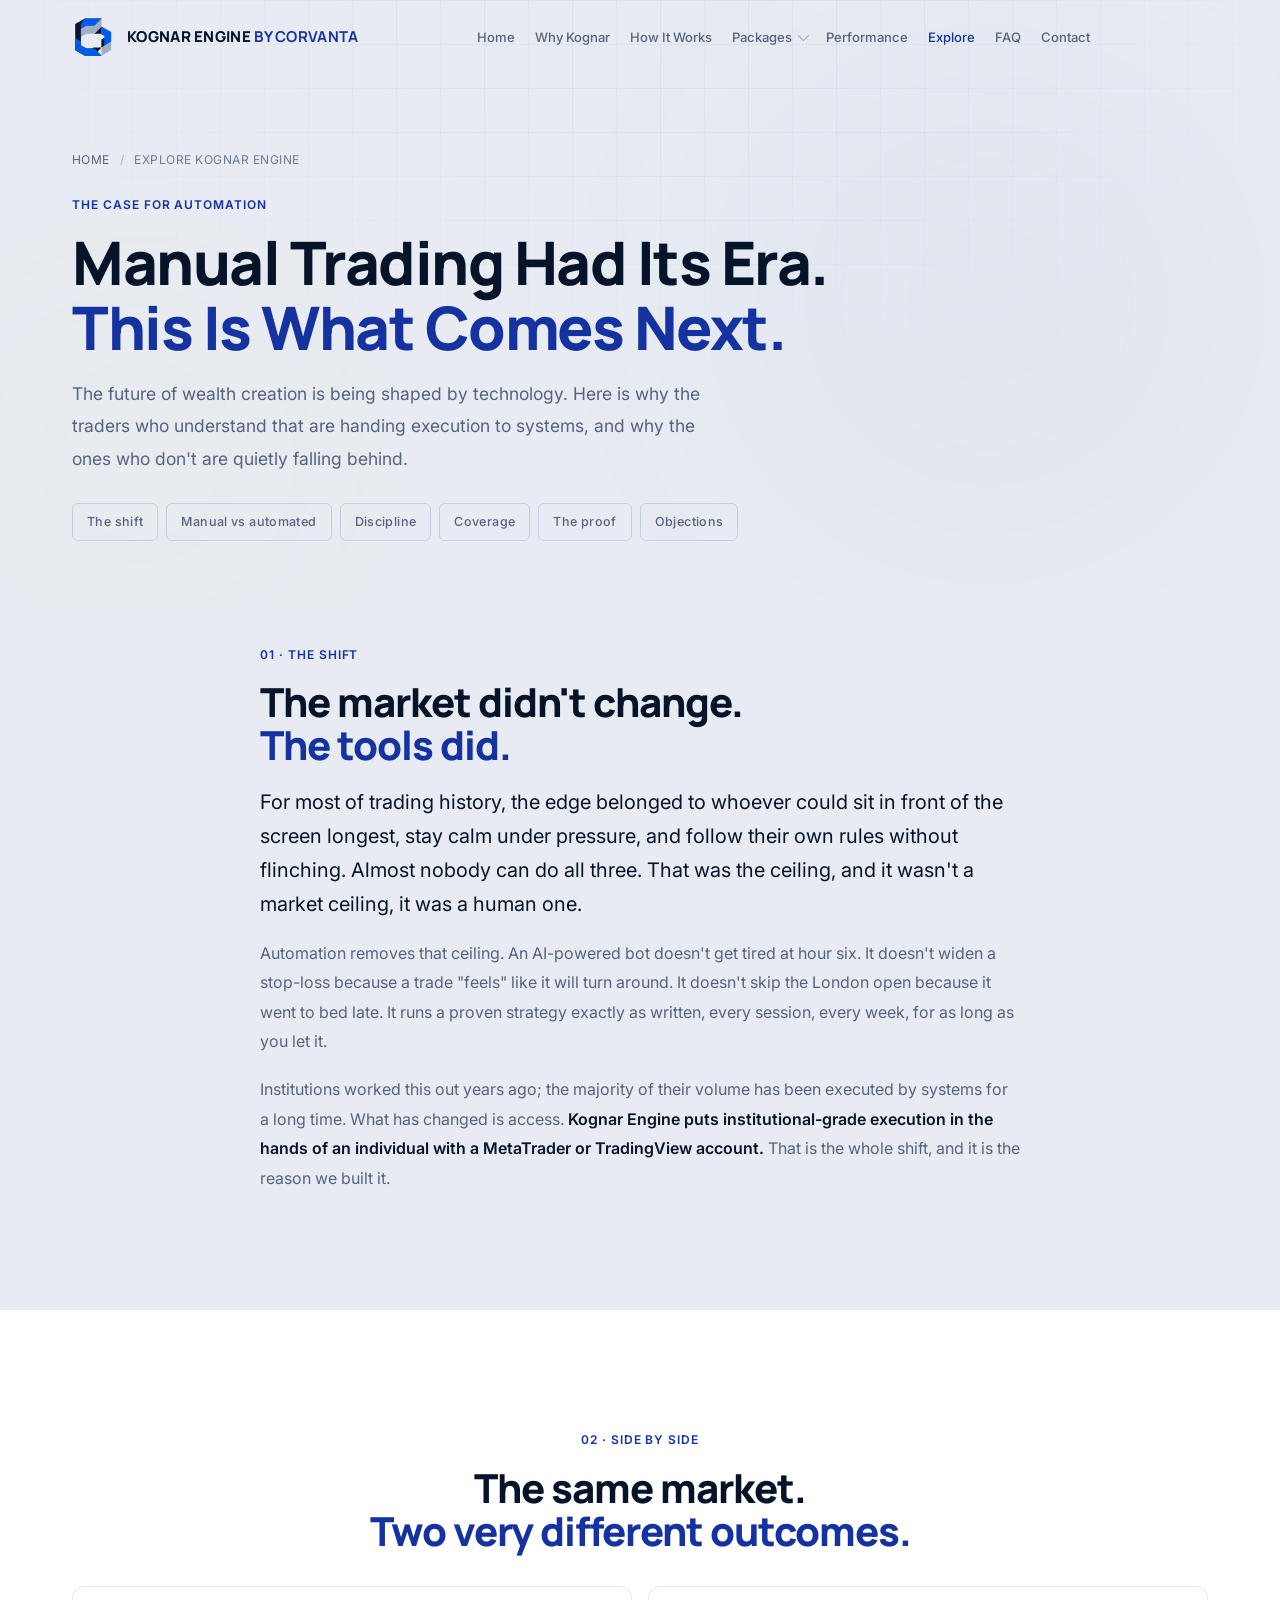
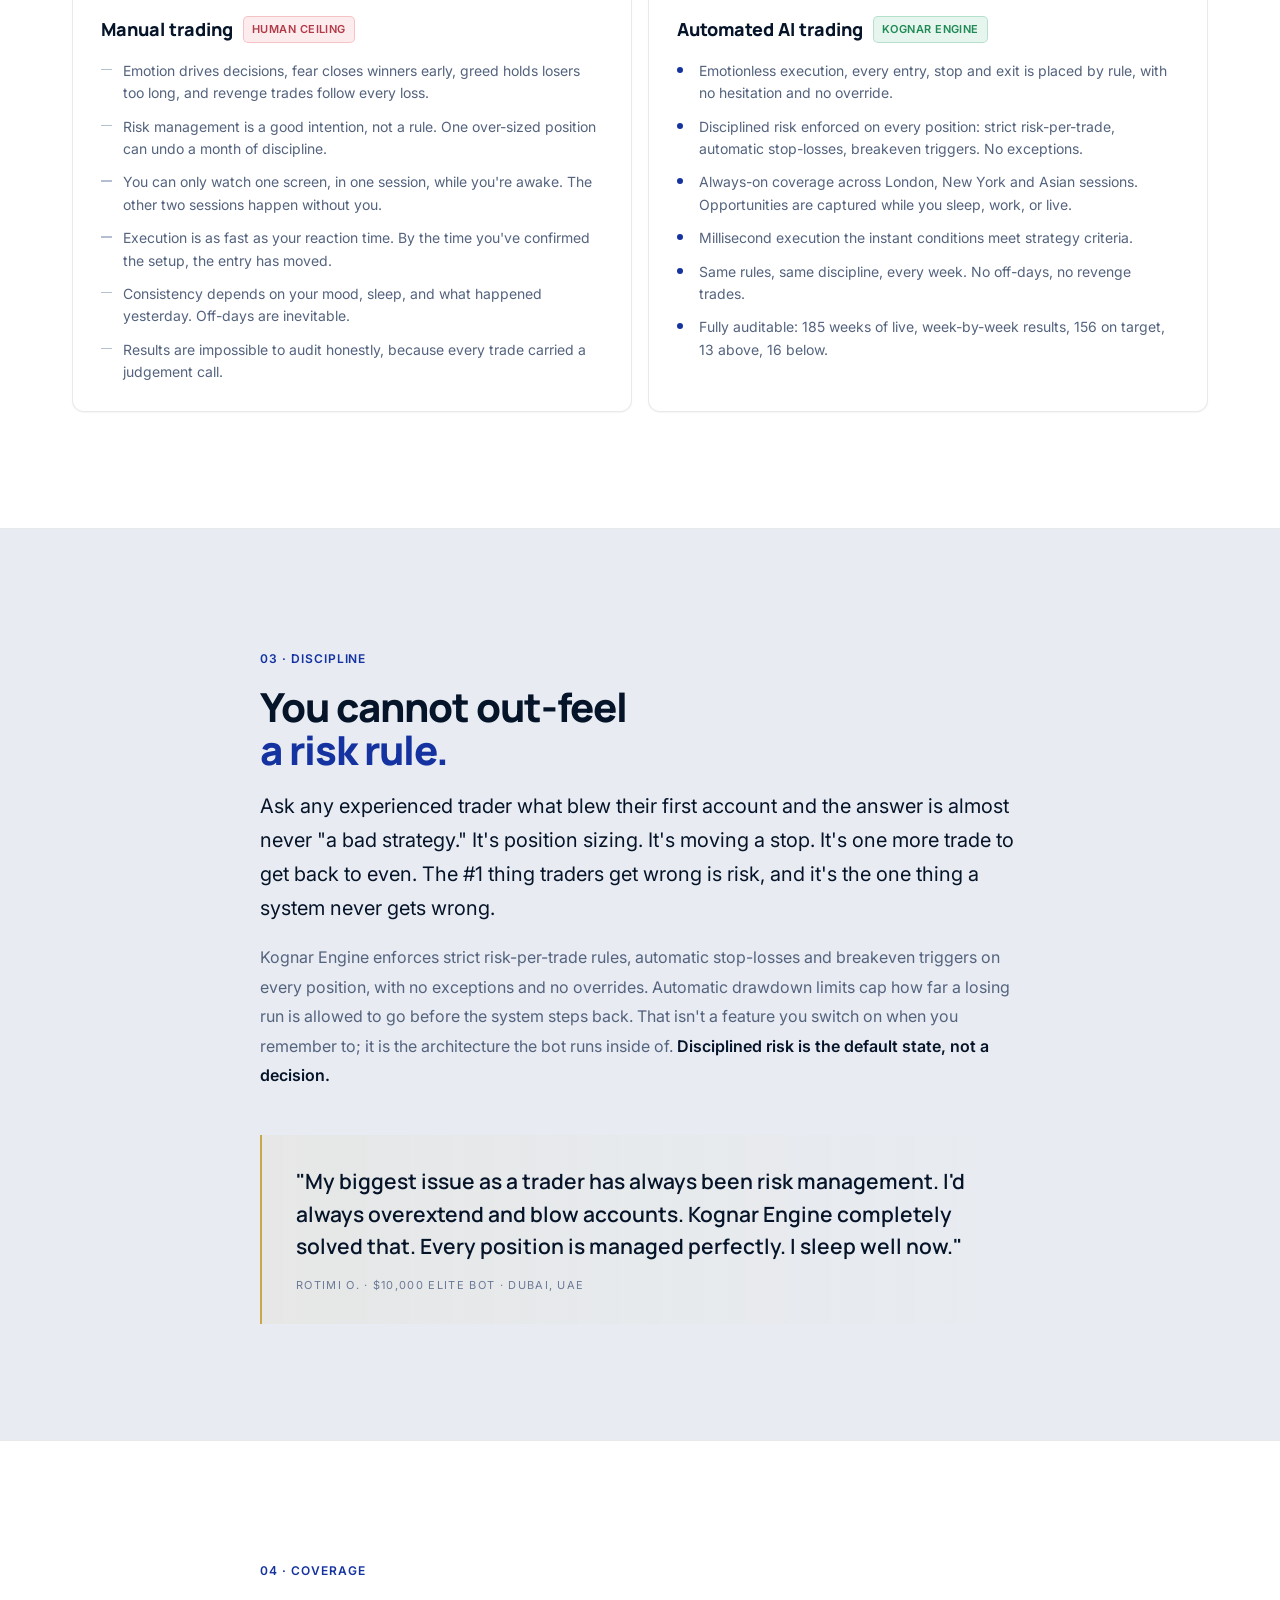
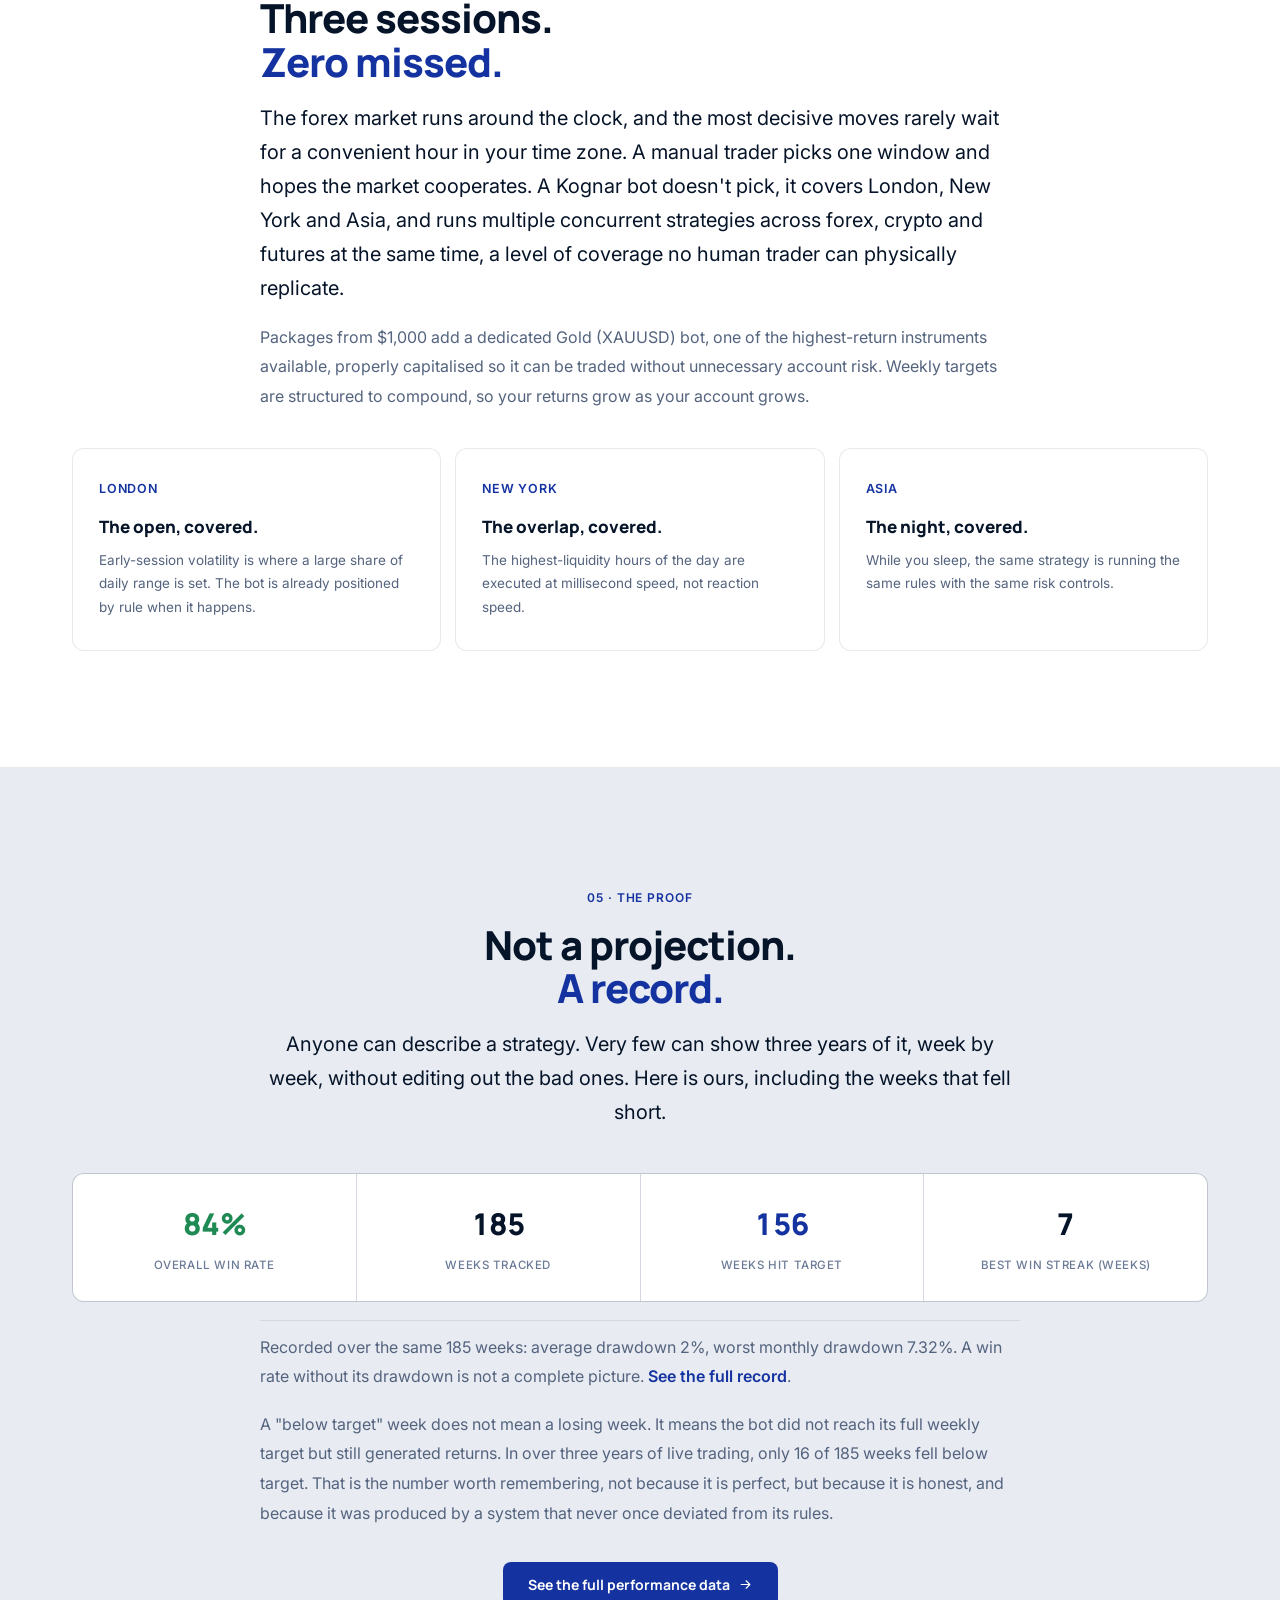
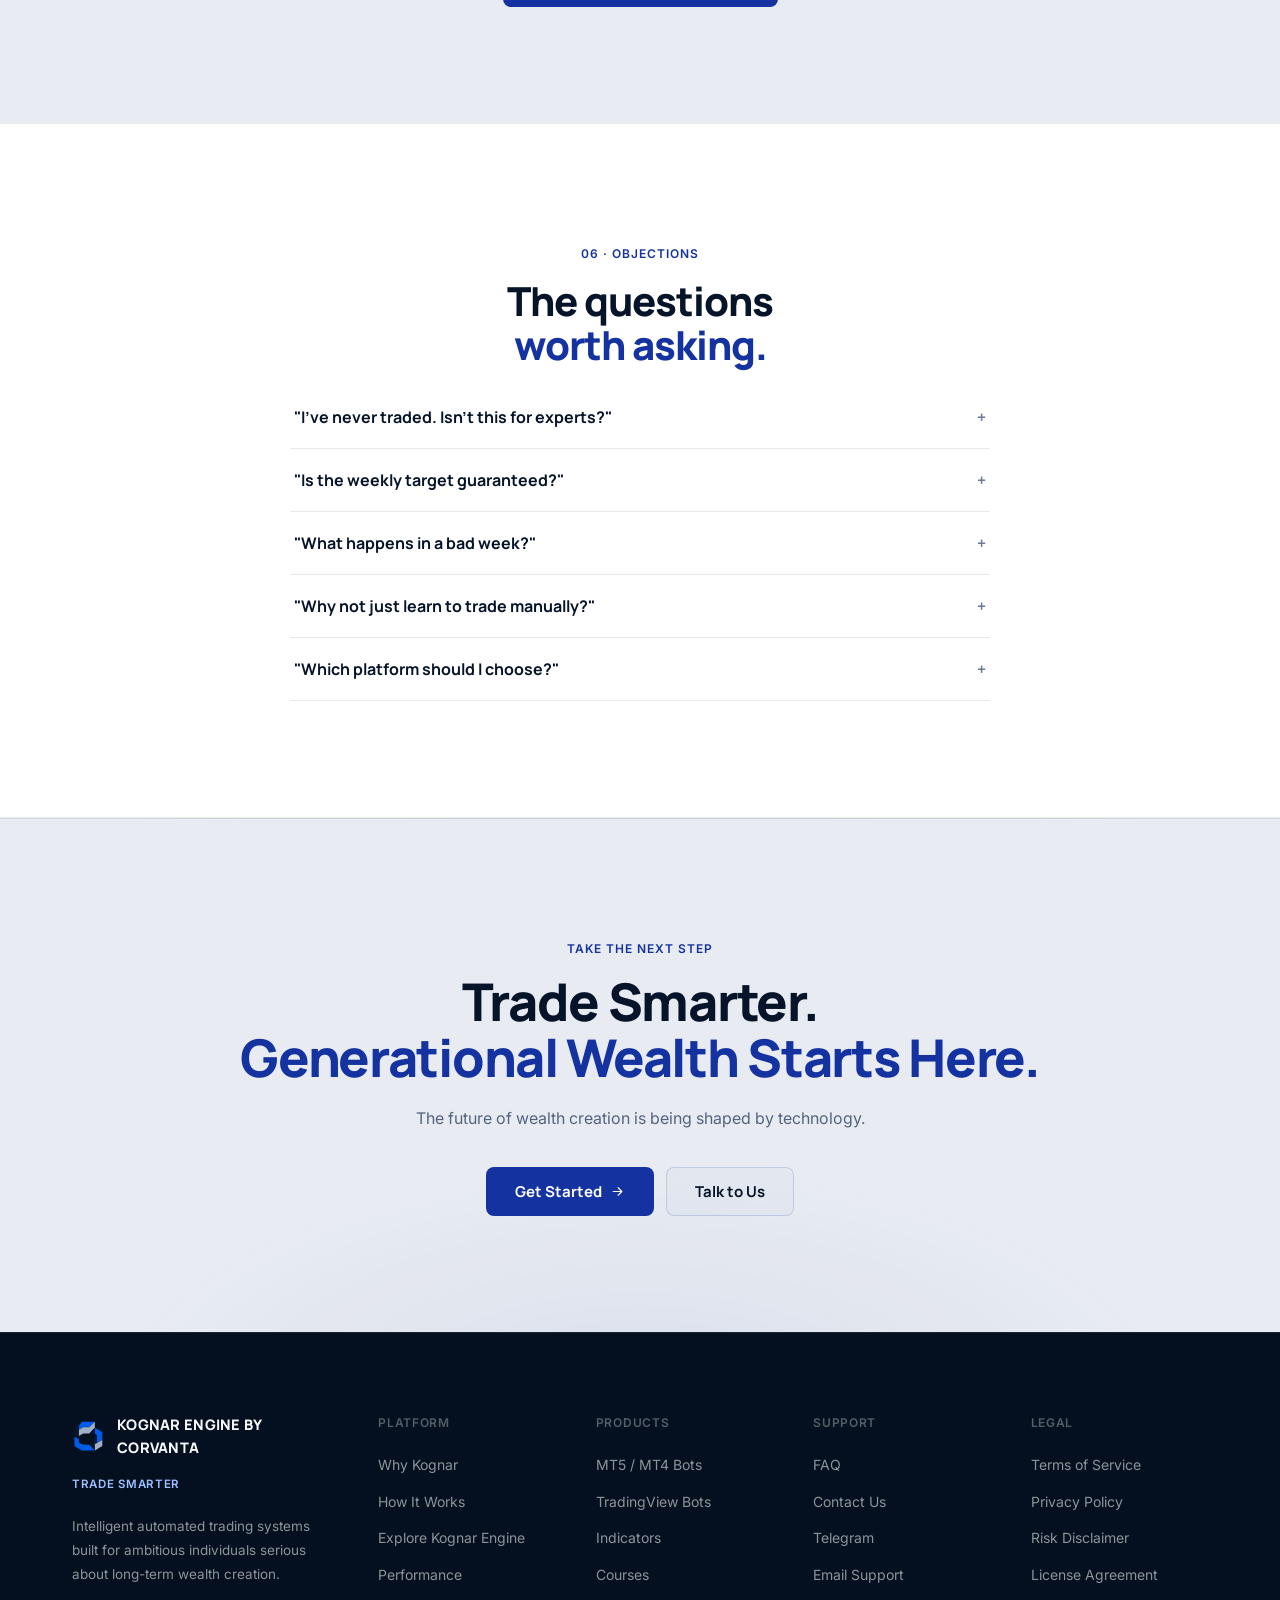
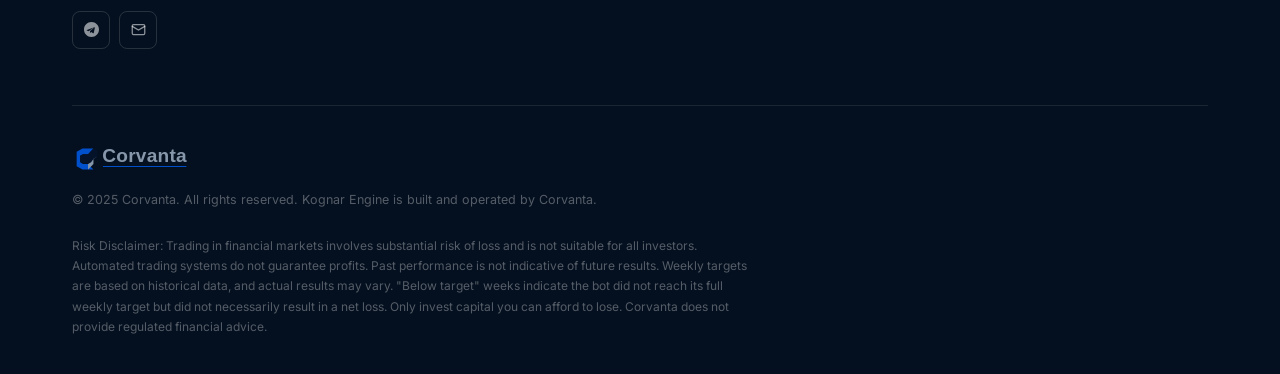
<file: explore.html>
<!DOCTYPE html>
<html lang="en">
<head>
<meta charset="UTF-8">
<meta name="viewport" content="width=device-width,initial-scale=1.0,viewport-fit=cover">
<title>Explore Kognar Engine | The Case for Automated AI Trading</title>
<meta name="description" content="Why traders hand execution to systems, and how Kognar Engine by Corvanta enforces discipline, covers every session and keeps an auditable three-year record.">
<link rel="canonical" href="https://vaneguardgroup.com/explore.html">
<meta name="robots" content="index,follow,max-image-preview:large,max-snippet:-1,max-video-preview:-1">
<meta name="theme-color" content="#E8ECF2">
<meta name="author" content="Corvanta">
<meta name="application-name" content="Kognar Engine">
<link rel="icon" href="favicon.ico" sizes="any">
<link rel="icon" type="image/svg+xml" href="kognar-engine-icon.svg">
<link rel="icon" type="image/png" sizes="32x32" href="favicon-32x32.png">
<link rel="icon" type="image/png" sizes="16x16" href="favicon-16x16.png">
<link rel="apple-touch-icon" sizes="180x180" href="apple-touch-icon.png">
<link rel="manifest" href="site.webmanifest">
<meta property="og:type" content="website">
<meta property="og:site_name" content="Kognar Engine by Corvanta">
<meta property="og:locale" content="en_US">
<meta property="og:title" content="Explore Kognar Engine">
<meta property="og:description" content="Why traders hand execution to systems, and how Kognar Engine by Corvanta enforces discipline, covers every session and keeps an auditable three-year record.">
<meta property="og:url" content="https://vaneguardgroup.com/explore.html">
<meta property="og:image" content="https://vaneguardgroup.com/og-image.png">
<meta property="og:image:type" content="image/png">
<meta property="og:image:width" content="1200">
<meta property="og:image:height" content="630">
<meta property="og:image:alt" content="The Kognar Engine logo above the Corvanta wordmark">
<meta name="twitter:card" content="summary_large_image">
<meta name="twitter:title" content="Explore Kognar Engine">
<meta name="twitter:description" content="Why traders hand execution to systems, and how Kognar Engine by Corvanta enforces discipline, covers every session and keeps an auditable three-year record.">
<meta name="twitter:image" content="https://vaneguardgroup.com/og-image.png">
<meta name="twitter:image:alt" content="The Kognar Engine logo above the Corvanta wordmark">
<link rel="preconnect" href="https://fonts.googleapis.com">
<link rel="preconnect" href="https://fonts.gstatic.com" crossorigin>
<link href="https://fonts.googleapis.com/css2?family=Manrope:wght@500;600;700;800&family=Inter:wght@400;500;600&display=swap" rel="stylesheet">
<script type="application/ld+json">
{
  "@context": "https://schema.org",
  "@graph": [
    {
      "@type": "Organization",
      "@id": "https://vaneguardgroup.com/#corvanta",
      "name": "Corvanta",
      "url": "https://vaneguardgroup.com/",
      "description": "Corvanta is the software company that builds and operates Kognar Engine, its flagship AI trading engine.",
      "logo": {
        "@type": "ImageObject",
        "url": "https://vaneguardgroup.com/android-chrome-512x512.png",
        "width": 512,
        "height": 512
      },
      "image": "https://vaneguardgroup.com/og-image.png",
      "contactPoint": {
        "@type": "ContactPoint",
        "contactType": "customer support",
        "url": "https://t.me/cateb007",
        "availableLanguage": "English"
      }
    },
    {
      "@type": "WebSite",
      "@id": "https://vaneguardgroup.com/#website",
      "url": "https://vaneguardgroup.com/",
      "name": "Kognar Engine by Corvanta",
      "inLanguage": "en",
      "publisher": { "@id": "https://vaneguardgroup.com/#corvanta" }
    },
    {
      "@type": "SoftwareApplication",
      "@id": "https://vaneguardgroup.com/#kognar-engine",
      "name": "Kognar Engine",
      "alternateName": "Kognar Engine by Corvanta",
      "applicationCategory": "FinanceApplication",
      "applicationSubCategory": "Automated trading software",
      "operatingSystem": "MetaTrader 5, MetaTrader 4, TradingView",
      "url": "https://vaneguardgroup.com/packages.html",
      "image": "https://vaneguardgroup.com/og-image.png",
      "description": "Kognar Engine is an AI-powered automated trading system built by Corvanta. It runs backtested strategies on MetaTrader 5, MetaTrader 4 and TradingView, placing, managing and closing trades by rule across forex, crypto and futures, with risk-per-trade limits, automatic stop-losses and breakeven triggers enforced on every position.",
      "publisher": { "@id": "https://vaneguardgroup.com/#corvanta" },
      "author": { "@id": "https://vaneguardgroup.com/#corvanta" },
      "isPartOf": { "@id": "https://vaneguardgroup.com/#website" }
    },
    {
      "@type": "WebPage",
      "@id": "https://vaneguardgroup.com/explore.html#webpage",
      "url": "https://vaneguardgroup.com/explore.html",
      "name": "Explore Kognar Engine",
      "description": "Why traders hand execution to systems, and how Kognar Engine by Corvanta enforces discipline, covers every session and keeps an auditable three-year record.",
      "inLanguage": "en",
      "isPartOf": { "@id": "https://vaneguardgroup.com/#website" },
      "about": { "@id": "https://vaneguardgroup.com/#kognar-engine" },
      "primaryImageOfPage": "https://vaneguardgroup.com/og-image.png"
    }
  ]
}
</script>
<script type="application/ld+json">
{
  "@context": "https://schema.org",
  "@type": "FAQPage",
  "@id": "https://vaneguardgroup.com/explore.html#faq",
  "isPartOf": {
    "@id": "https://vaneguardgroup.com/#website"
  },
  "about": {
    "@id": "https://vaneguardgroup.com/#kognar-engine"
  },
  "mainEntity": [
    {
      "@type": "Question",
      "name": "\"I've never traded. Isn't this for experts?\"",
      "acceptedAnswer": {
        "@type": "Answer",
        "text": "No experience is needed. The bot handles all execution automatically. You need a MetaTrader 5 or MT4 account and a broker, and our team walks you through the full setup during onboarding. If anything, a beginner benefits most, there are no bad habits to unlearn."
      }
    },
    {
      "@type": "Question",
      "name": "\"Is the weekly target guaranteed?\"",
      "acceptedAnswer": {
        "@type": "Answer",
        "text": "No, and you should be wary of anyone who says otherwise. Weekly targets are based on more than three years of live historical performance. Trading carries risk and past results are not a guarantee of future returns. What is engineered is consistent, disciplined execution, and the 84% live track record is the evidence for it."
      }
    },
    {
      "@type": "Question",
      "name": "\"What happens in a bad week?\"",
      "acceptedAnswer": {
        "@type": "Answer",
        "text": "The same thing that happens in a good week: the rules hold. Automatic stop-losses, breakeven triggers and drawdown limits are enforced on every position, so a bad run is contained rather than left to compound. They reduce exposure; they do not remove risk, and no trade is ever certain. Of 185 live weeks, 16 fell below target. None of them were allowed to become a disaster."
      }
    },
    {
      "@type": "Question",
      "name": "\"Why not just learn to trade manually?\"",
      "acceptedAnswer": {
        "@type": "Answer",
        "text": "You can, and many people spend years doing it. But skill was never the hard part; discipline was. Automation doesn't replace learning, it replaces the part of trading that even skilled humans reliably get wrong: sizing, patience and consistency, session after session."
      }
    },
    {
      "@type": "Question",
      "name": "\"Which platform should I choose?\"",
      "acceptedAnswer": {
        "@type": "Answer",
        "text": "MT5/MT4 bots run directly on your MetaTrader terminal for full automation with broker-level execution. TradingView bots run natively in your browser with no extra software, at $100 more for the added platform flexibility. Indicators suit traders who want AI signal assistance while keeping manual control."
      }
    }
  ]
}
</script>
<style>
/* Kognar Engine by Corvanta
   Design system: tokens, layout, components.
   .zone-dark re-declares the same tokens with inverted values so
   dark sections (footer, contact) restyle without duplicate rules. */
*,*::before,*::after{box-sizing:border-box;margin:0;padding:0}
html{scroll-behavior:smooth;font-size:16px;-webkit-text-size-adjust:100%;overflow-x:hidden}
body{background:#E8ECF2;color:#061429;font-family:'Inter',sans-serif;font-weight:400;line-height:1.6;overflow-x:hidden;-webkit-font-smoothing:antialiased}
a{color:inherit;text-decoration:none}
img{max-width:100%;display:block}
button{font-family:inherit}
::selection{background:rgba(20,50,160,.18);color:#061429}

:root{
  --bg:#E8ECF2;--bg1:#F0F3F8;--bg2:#FFFFFF;--panel:#FFFFFF;--panel2:#F5F8FC;
  --line:rgba(6,20,41,.09);--line2:rgba(20,50,160,.16);
  --blu:#1432A0;--blu2:#1E40C8;--cyan:#4169E1;
  --bluGlow:rgba(20,50,160,.06);--bluLine:rgba(20,50,160,.32);
  --red:#e5646f;--amber:#C9A84C;
  --t1:#061429;--t2:#54637E;--t3:#6B7A96;--t4:#B4BFD0;
  --disp:'Manrope',sans-serif;--mono:'Inter',sans-serif;
  --e:cubic-bezier(.32,.72,0,1);--fast:.25s var(--e);--slow:.6s var(--e);
  --r:8px;--r2:12px;--r3:16px;
}
/* dark-zone override: footer, .kognar panel, contact section.
   Same token names, inverted values -> every component below
   (cards, kickers, buttons, text) adapts automatically. */
.zone-dark{
  --bg1:#0B1F3A;--panel:#0e1b30;--panel2:#0c1a2e;
  --line:rgba(255,255,255,.09);--line2:rgba(255,255,255,.14);
  --bluGlow:rgba(65,105,225,.14);--bluLine:rgba(65,105,225,.45);
  --t1:#f5f7fb;--t2:rgba(255,255,255,.55);--t3:rgba(255,255,255,.32);--t4:rgba(255,255,255,.2);
  color:var(--t1);
}

.wrap{max-width:1200px;margin:0 auto;padding:0 32px}
section{position:relative;padding:116px 0}
.center{text-align:center}
.center .sec-sub{margin-inline:auto}

/* TYPE */
.kicker{display:inline-block;font-family:var(--mono);font-size:12px;font-weight:600;letter-spacing:.08em;text-transform:uppercase;color:var(--blu);margin-bottom:16px}
.zone-dark .kicker{color:#9ec1ff}
.sec-title{font-family:var(--disp);font-size:clamp(30px,4.4vw,50px);font-weight:800;letter-spacing:-.025em;line-height:1.08;color:var(--t1)}
.sec-title .g{color:var(--blu)}
.sec-sub{font-size:16px;font-weight:400;color:var(--t2);line-height:1.8;max-width:560px;margin-top:18px}
.lede{font-size:clamp(15px,1.7vw,17.5px);font-weight:400;color:var(--t2);line-height:1.85}

/* REVEALS */
.rv,.rv-l,.rv-r,.rv-s{opacity:0;transform:translateY(12px);transition:opacity .45s ease,transform .45s ease}
.rv.on,.rv-l.on,.rv-r.on,.rv-s.on{opacity:1;transform:none}
.d1{transition-delay:.05s}.d2{transition-delay:.09s}.d3{transition-delay:.13s}.d4{transition-delay:.17s}.d5{transition-delay:.21s}.d6{transition-delay:.25s}

/* BUTTONS */
.btn{position:relative;display:inline-flex;align-items:center;justify-content:center;gap:8px;font-family:var(--disp);font-size:14px;font-weight:700;padding:14px 24px;border-radius:var(--r);border:1px solid transparent;cursor:pointer;transition:background .18s ease,border-color .18s ease,color .18s ease;white-space:nowrap;line-height:1}
.btn svg{width:15px;height:15px;transition:transform var(--fast)}
.btn-g{background:var(--blu);color:#fff}
.btn-g:hover{background:var(--blu2)}
.btn-o{background:rgba(20,50,160,.02);color:var(--t1);border-color:var(--line2)}
.btn-o:hover{border-color:var(--bluLine);color:var(--blu);background:var(--bluGlow)}
.zone-dark .btn-o{color:var(--t1);border-color:var(--line2);background:rgba(255,255,255,.03)}
.btn-ghost{color:var(--t2);background:transparent}
.btn-ghost:hover{color:var(--t1)}
.btn-sm{padding:10px 16px;font-size:13px}
.btn-lg{padding:16px 28px;font-size:15px}

/* NAV */
#nav{position:fixed;inset:0 0 auto;z-index:1000;transition:height .3s var(--e),background .3s var(--e),box-shadow .3s var(--e)}
#nav.stuck{background:rgba(232,236,242,.88);backdrop-filter:blur(24px) saturate(1.3);-webkit-backdrop-filter:blur(24px) saturate(1.3);border-bottom:1px solid var(--line);box-shadow:0 10px 30px rgba(6,20,41,.08)}
.nav-in{display:flex;align-items:center;justify-content:space-between;gap:14px;height:74px;min-width:0}
.nav-logo{display:flex;align-items:center;gap:11px;min-width:0;flex:0 1 auto;overflow:hidden}
.nav-logo-img{width:44px;height:44px;border-radius:10px;object-fit:cover;flex:0 0 44px}
.nav-name{font-family:var(--disp);font-size:15px;font-weight:800;letter-spacing:.02em;color:var(--t1);line-height:1.1;white-space:nowrap}
.nav-name b{color:var(--blu);font-weight:700}
.nav-motto{white-space:nowrap;font-family:var(--mono);font-size:10px;font-weight:500;letter-spacing:.06em;text-transform:uppercase;color:var(--t3)}
.nav-links{display:flex;align-items:center;gap:2px;list-style:none;min-width:0}
.nav-links>li{position:relative}
.nav-links a.top{position:relative;white-space:nowrap;font-size:13.5px;font-weight:500;color:var(--t2);padding:10px 13px;border-radius:8px;transition:var(--fast);display:flex;align-items:center;gap:6px}
.nav-links a.top:hover,.nav-links a.top.active{color:var(--t1)}
.nav-links a.top.active{color:var(--blu)}
.nav-links a.top .car{width:8px;height:8px;border-right:1.4px solid currentColor;border-bottom:1.4px solid currentColor;transform:rotate(45deg) translateY(-2px);transition:var(--fast);opacity:.5}
.nav-links>li:hover .car{transform:rotate(225deg) translateY(-1px)}
.mega{position:absolute;top:calc(100% + 10px);left:50%;transform:translateX(-50%) translateY(-6px);background:linear-gradient(180deg,#FFFFFF,#F7F9FC);border:1px solid var(--line2);border-radius:var(--r2);padding:10px;min-width:290px;opacity:0;visibility:hidden;transition:.3s var(--e);box-shadow:0 30px 80px -12px rgba(6,20,41,.25)}
.nav-links>li:hover .mega,.nav-links>li:focus-within .mega{opacity:1;visibility:visible;transform:translateX(-50%) translateY(0)}
.mega a{display:flex;align-items:center;gap:13px;padding:10px 12px;border-radius:10px;transition:var(--fast)}
.mega a:hover,.mega a:focus-visible{background:rgba(20,50,160,.05)}
.mg-ic{width:34px;height:34px;border-radius:9px;background:var(--bluGlow);border:1px solid rgba(20,50,160,.18);display:flex;align-items:center;justify-content:center;flex-shrink:0}
.mg-ic svg{width:15px;height:15px;stroke:var(--blu);fill:none;stroke-width:1.8;stroke-linecap:round;stroke-linejoin:round}
.mg-t{font-size:13.5px;font-weight:700;color:var(--t1)}
.mg-s{font-size:12px;color:var(--t3);margin-top:1px}
.mega-all{border-top:1px solid var(--line);margin-top:6px;padding-top:8px}
.mega-all a{justify-content:center;font-family:var(--mono);font-size:12.5px;font-weight:600;letter-spacing:.03em;text-transform:uppercase;color:var(--blu)}
.nav-cta{display:flex;align-items:center;gap:10px;flex:0 0 auto}
.burger{display:none;width:42px;height:42px;border-radius:10px;border:1px solid var(--line2);background:none;cursor:pointer;flex-direction:column;align-items:center;justify-content:center;gap:5px}
.burger span{display:block;width:18px;height:1.6px;background:var(--t2)}
#mnav{position:fixed;inset:0;background:rgba(232,236,242,.98);backdrop-filter:blur(20px);z-index:1001;display:none;flex-direction:column;align-items:center;justify-content:flex-start;gap:2px;overflow-y:auto;padding:80px 20px 40px}
#mnav.open{display:flex}
#mnav a{font-family:var(--disp);font-size:20px;font-weight:700;color:var(--t1);padding:10px 30px;transition:transform .4s var(--e),opacity .4s var(--e);text-align:center}
#mnav a:hover{color:var(--blu)}
#mnav .m-sub{font-size:13.5px;font-weight:400;color:var(--t2);padding:4px 30px}
.mclose{position:absolute;top:20px;right:24px;width:42px;height:42px;border-radius:var(--r);border:1px solid var(--line2);background:none;color:var(--t2);font-size:18px;cursor:pointer}

/* HERO */
.hero{position:relative;min-height:100svh;display:flex;align-items:center;overflow:hidden;padding-top:150px}
.hero-bg-grid{position:absolute;inset:0;background-image:linear-gradient(rgba(20,50,160,.05) 1px,transparent 1px),linear-gradient(90deg,rgba(20,50,160,.05) 1px,transparent 1px);background-size:44px 44px;-webkit-mask-image:radial-gradient(ellipse 75% 65% at 50% 42%,#000 25%,transparent 72%);mask-image:radial-gradient(ellipse 75% 65% at 50% 42%,#000 25%,transparent 72%)}
.hero-beam{position:absolute;width:70vw;height:70vw;border-radius:50%;filter:blur(120px);opacity:.35;pointer-events:none;background:radial-gradient(circle,rgba(20,50,160,.13),transparent 62%);top:-24%;right:-12%}
.hero-beam.o2{top:auto;bottom:-30%;right:auto;left:-14%;width:50vw;height:50vw;background:radial-gradient(circle,rgba(201,168,76,.13),transparent 62%);opacity:.3}
.hero-ticker{position:absolute;top:74px;left:0;right:0;height:46px;overflow:hidden;z-index:2;background:rgba(255,255,255,.55);backdrop-filter:blur(10px);border-bottom:1px solid var(--line)}
.hero-ticker .tradingview-widget-container{height:46px}
.h-split{display:grid;grid-template-columns:1.06fr .94fr;gap:52px;align-items:center;position:relative;z-index:2;width:100%}
.h-gem{width:100%;aspect-ratio:1;max-width:520px;margin:0 auto;position:relative}
.h-gem canvas{width:100%;height:100%;display:block}
.eyebrow{display:inline-block;font-family:var(--mono);font-size:12px;font-weight:600;letter-spacing:.08em;text-transform:uppercase;color:var(--blu)}
.h-title{font-family:var(--disp);font-size:clamp(36px,5.2vw,62px);font-weight:800;letter-spacing:-.03em;line-height:1.06;color:var(--t1);margin:18px 0 20px}
.h-title .ln{display:block}
.h-title .g{color:var(--blu)}
.h-sub{max-width:560px}
.h-cta{display:flex;gap:12px;flex-wrap:wrap;margin-top:30px}
.h-trust{display:flex;gap:22px;flex-wrap:wrap;margin-top:32px}
.h-trust div{display:flex;align-items:center;gap:8px;font-size:13px;color:var(--t2)}
.h-trust svg{width:14px;height:14px;stroke:var(--blu);fill:none;stroke-width:2.2;stroke-linecap:round;stroke-linejoin:round;flex-shrink:0}
@media(max-width:1024px){.h-split{grid-template-columns:1fr;gap:0}.h-gem{order:-1;max-width:300px}}
@media(max-width:999px){.h-split{grid-template-columns:1fr}.h-gem{order:-1;max-width:240px;margin:0 auto 4px}}
@media(max-width:640px){.hero{min-height:auto;padding-top:108px;padding-bottom:40px}.h-trust{gap:14px}.h-gem{max-width:200px}.h-title{margin-top:16px}}

/* CRYSTAL CARDS */
.card{background:var(--panel);border:1px solid var(--line);border-radius:var(--r2);position:relative;overflow:hidden;transition:border-color .18s ease,box-shadow .18s ease;box-shadow:0 1px 2px rgba(6,20,41,.04)}
.zone-dark .card{box-shadow:none}
.card:hover{border-color:var(--line2);box-shadow:0 6px 20px rgba(6,20,41,.08)}
.zone-dark .card:hover{box-shadow:none;border-color:var(--line2)}
.card>*{position:relative}
.ic{width:44px;height:44px;border-radius:10px;background:var(--bluGlow);border:1px solid rgba(20,50,160,.18);display:flex;align-items:center;justify-content:center;flex-shrink:0}
.ic svg{width:19px;height:19px;stroke:var(--blu);fill:none;stroke-width:1.8;stroke-linecap:round;stroke-linejoin:round}

/* FIND-IT CARDS (why-section) */
.findit{display:grid;grid-template-columns:repeat(3,1fr);gap:14px}
.fi-card{padding:32px 26px;display:flex;flex-direction:column;align-items:flex-start}
.fi-num{font-family:var(--mono);font-size:13px;font-weight:600;letter-spacing:.06em;color:var(--blu);line-height:1;margin-bottom:14px}
.fi-title{font-family:var(--disp);font-size:18px;font-weight:700;color:var(--t1);margin-bottom:8px}
.fi-desc{font-size:13.5px;color:var(--t2);line-height:1.7;flex:1}

@media(max-width:1200px){.findit{grid-template-columns:repeat(2,1fr)}}
@media(max-width:640px){.findit{grid-template-columns:1fr}}

/* STEP GRID */
.stepgrid{display:grid;grid-template-columns:repeat(3,1fr);gap:16px;margin-top:46px}
.step{background:var(--panel);border:1px solid var(--line);border-radius:var(--r2);padding:30px 26px;position:relative;transition:border-color .18s ease}
.step:hover{border-color:var(--line2)}
.step-n{font-family:var(--mono);font-size:12.5px;font-weight:600;color:var(--blu);letter-spacing:.06em;margin-bottom:14px}
.step h3{font-family:var(--disp);font-size:17px;font-weight:800;color:var(--t1);margin-bottom:9px}
.step p{font-size:13.5px;color:var(--t2);line-height:1.75}
@media(max-width:860px){.stepgrid{grid-template-columns:1fr}}

/* PANEL HEADER + MINI CHART */
.pv-header{display:flex;justify-content:space-between;align-items:center;margin-bottom:20px}
.pv-title{font-family:var(--mono);font-size:12px;font-weight:600;color:var(--t3);letter-spacing:.06em;text-transform:uppercase}
.pv-chart{height:96px;display:flex;align-items:flex-end;gap:2px;margin-bottom:20px}
.pv-bar{flex:1;border-radius:3px 3px 0 0;min-width:0;transform:scaleY(0);transform-origin:bottom;transition:transform .6s var(--e)}
.chart-grow .pv-bar{transform:scaleY(1)}
.pv-bar.w{background:linear-gradient(to top,var(--blu),var(--cyan))}
.pv-bar.a{background:linear-gradient(to top,var(--amber),#e3c583)}
.pv-bar.m{background:var(--t4)}

/* STAT ROW */
.stat-row{display:grid;grid-template-columns:repeat(4,1fr);gap:1px;background:var(--line);border:1px solid var(--line);border-radius:var(--r2);overflow:hidden;margin-top:44px}
.stat-cell{background:var(--panel);padding:26px 22px;text-align:center}
.stat-v{font-family:var(--disp);font-size:clamp(22px,3vw,30px);font-weight:800;color:var(--t1);letter-spacing:-.02em;font-variant-numeric:tabular-nums}
.stat-v.green{color:#1f8a54}.stat-v.blue{color:var(--blu)}
.stat-l{font-family:var(--mono);font-size:11.5px;font-weight:500;letter-spacing:.05em;text-transform:uppercase;color:var(--t3);margin-top:8px;display:flex;align-items:center;justify-content:center;gap:6px}
@media(max-width:760px){.stat-row{grid-template-columns:1fr 1fr}}

/* PERFORMANCE PANELS */
.perf-grid{display:grid;grid-template-columns:1fr 1fr;gap:20px;margin-top:20px}
.perf-panel{background:var(--panel);border:1px solid var(--line);border-radius:var(--r2);padding:28px}
.perf-panel-title{font-family:var(--mono);font-size:12px;color:var(--t3);letter-spacing:.06em;text-transform:uppercase;margin-bottom:20px;font-weight:600}
.bar-chart{height:140px;display:flex;align-items:flex-end;gap:2px}
.pc-bar{flex:1;border-radius:2px 2px 0 0;min-width:0;transition:opacity .2s;transform:scaleY(0);transform-origin:bottom}
.chart-grow .pc-bar{transform:scaleY(1)}
.pc-bar:hover{opacity:.72}
.pc-bar.w{background:linear-gradient(to top,var(--blu),var(--cyan))}
.pc-bar.a{background:linear-gradient(to top,var(--amber),#e3c583)}
.pc-bar.m{background:var(--t4)}
.perf-legend{display:flex;gap:16px;font-size:11.5px;color:var(--t2);margin-top:14px;flex-wrap:wrap}
.leg-dot{width:7px;height:7px;border-radius:50%;display:inline-block;margin-right:6px;vertical-align:middle}
.donut-wrap{display:flex;flex-direction:column;align-items:center}
.donut-svg{width:170px;height:170px}
.donut-svg circle{transition:stroke-dasharray 1s ease,stroke-dashoffset 1s ease}
.donut-legend{display:flex;flex-direction:column;gap:9px;margin-top:18px;width:100%}
.dl-row{display:flex;align-items:center;justify-content:space-between;font-size:12.5px}
.dl-left{display:flex;align-items:center;gap:8px;color:var(--t2)}
.dl-val{font-weight:700;color:var(--t1)}
@media(max-width:900px){.perf-grid{grid-template-columns:1fr}}

.pairs-grid{display:grid;grid-template-columns:repeat(3,1fr);gap:14px;margin-top:16px}
.pair-card{padding:22px}
.pair-name{font-size:13.5px;font-weight:600;color:var(--t1);margin-bottom:12px;display:flex;align-items:center;justify-content:center;gap:7px}
.pair-tag{font-family:var(--mono);font-size:10.5px;font-weight:600;letter-spacing:.05em;text-transform:uppercase;padding:2px 7px;border-radius:5px;background:rgba(201,168,76,.15);color:#9c7a2e}
.pair-chart{height:150px;margin:6px 0 14px;border-radius:9px;overflow:hidden;border:1px solid var(--line)}
.pair-chart .tradingview-widget-container{height:100%;width:100%}
.pair-rate{font-family:var(--disp);font-size:1.7rem;font-weight:800;color:#1f8a54}
.pair-lbl{font-family:var(--mono);font-size:11.5px;color:var(--t3);letter-spacing:.05em;text-transform:uppercase;margin-top:3px}
@media(max-width:760px){.pairs-grid{grid-template-columns:1fr 1fr}}
@media(max-width:480px){.pairs-grid{grid-template-columns:1fr}}

.perf-detail-grid{display:grid;grid-template-columns:repeat(3,1fr);gap:14px;margin-top:20px}
.pd-card{padding:22px;text-align:center}
.pd-val{font-family:var(--disp);font-size:1.4rem;font-weight:800;color:var(--t1);margin-bottom:3px}
.pd-val.green{color:#1f8a54}
.pd-lbl{font-size:11px;color:var(--t2)}
@media(max-width:760px){.perf-detail-grid{grid-template-columns:1fr}}

/* REVIEWS */
.reviews-grid{display:grid;grid-template-columns:repeat(auto-fill,minmax(280px,1fr));gap:16px}
.r-card{padding:28px}
.r-stars{color:var(--amber);font-size:13px;letter-spacing:.1em;margin-bottom:12px}
.r-text{font-size:14px;color:var(--t2);line-height:1.75;margin-bottom:18px}
.r-author{display:flex;align-items:center;gap:11px}
.r-av{width:36px;height:36px;border-radius:8px;background:var(--blu);color:#fff;display:flex;align-items:center;justify-content:center;font-size:12px;font-weight:700;flex-shrink:0;font-family:var(--disp)}
.r-name{font-size:13px;font-weight:600;color:var(--t1)}
.r-pkg{font-size:12px;color:var(--t3)}
.r-country{font-size:11.5px;color:var(--blu);font-weight:500}
.swipe-hint{display:none;font-size:12px;color:var(--t3);margin-top:14px}
@media(max-width:900px){.reviews-grid{display:flex;overflow-x:auto;scroll-snap-type:x mandatory;gap:14px;margin:0 -32px;padding:0 32px 10px;-webkit-overflow-scrolling:touch;scrollbar-width:none}.reviews-grid::-webkit-scrollbar{display:none}.r-card{min-width:min(84%,340px);scroll-snap-align:center}.swipe-hint{display:block}}

/* PRICING */
.tab-bar{display:inline-flex;gap:4px;background:var(--panel);border:1px solid var(--line);border-radius:var(--r);padding:4px;margin-top:20px}
.tab-btn{padding:10px 20px;border-radius:6px;font-family:var(--disp);font-size:13.5px;font-weight:700;border:none;cursor:pointer;background:transparent;color:var(--t2);transition:var(--fast);white-space:nowrap}
.tab-btn.active{background:var(--blu);color:#fff}
.tab-panel{display:none}
.tab-panel.active{display:block}
.tier-hdr{display:flex;align-items:center;gap:16px;margin-bottom:16px;margin-top:44px}
.tier-tag{font-family:var(--disp);font-size:16px;font-weight:800;color:var(--t1);white-space:nowrap}
.tier-line{flex:1;height:1px;background:var(--line)}
.cards-row{display:grid;grid-template-columns:repeat(auto-fill,minmax(260px,1fr));gap:14px}
.p-card{padding:28px}
.p-badge{position:static;display:inline-block;margin-bottom:14px;background:var(--t1);color:var(--bg);font-family:var(--mono);font-size:11px;font-weight:600;letter-spacing:.05em;text-transform:uppercase;padding:5px 10px;border-radius:6px}
.p-badge.contact{background:var(--blu);color:#fff}
.p-price{font-family:var(--disp);font-size:2rem;font-weight:800;color:var(--t1);line-height:1;margin-bottom:4px}
.p-fee{font-size:12px;color:var(--t3);margin-bottom:6px}
.p-target{font-family:var(--mono);font-size:12.5px;font-weight:500;color:#177a49;margin-bottom:18px}
.p-features{list-style:none;margin-bottom:22px}
.p-features li{font-size:13px;color:var(--t2);padding:4px 0;display:flex;align-items:center;gap:8px}
.p-features li::before{content:'';width:12px;height:1px;background:var(--t4);flex-shrink:0}
.p-features li.gold::before{content:'';width:6px;height:6px;border-radius:50%;background:var(--amber)}
.p-btn{width:100%;padding:13px;border-radius:var(--r);font-family:var(--disp);font-size:13.5px;font-weight:700;cursor:pointer;transition:var(--fast);text-align:center;text-decoration:none;display:block;border:1px solid transparent}
.p-btn-sel{background:transparent;color:var(--t1);border-color:var(--line2)}
.p-btn-sel:hover,.p-btn-sel.sel{background:var(--t1);color:var(--bg);border-color:var(--t1)}
.p-btn-contact{background:transparent;color:var(--blu);border-color:var(--bluLine)}
.p-btn-contact:hover{background:var(--blu);color:#fff}
.card-addons{margin-top:16px;padding-top:16px;border-top:1px solid var(--line);display:flex;flex-direction:column;gap:8px}
.addons-hdr{display:flex;align-items:center;justify-content:space-between;font-family:var(--mono);font-size:11px;font-weight:600;letter-spacing:.05em;text-transform:uppercase;color:var(--t3);margin-bottom:2px}
.addons-tap{font-size:11px;font-weight:600;letter-spacing:.02em;text-transform:none;color:var(--blu)}
.card-addon-row{display:flex;align-items:center;gap:9px;padding:9px 11px;border-radius:9px;border:1px solid var(--line);background:var(--bg1);transition:border-color .15s,background .15s;text-decoration:none}
.card-addon-row:hover{border-color:var(--bluLine);background:var(--bluGlow)}
.addon-plus{width:18px;height:18px;flex-shrink:0;border-radius:4px;background:var(--blu);color:#fff;font-size:11px;font-weight:700;display:flex;align-items:center;justify-content:center;line-height:1}
.addon-lbl{font-size:12.5px;color:var(--t2);flex:1}
.addon-price-tag{font-family:var(--mono);font-size:12px;color:var(--blu);font-weight:600}
.card-addon-row+.addons-hdr{margin-top:6px}
.p-note{font-size:13.5px;color:var(--t2);margin-top:20px;padding:12px 16px;background:var(--bluGlow);border:1px solid var(--bluLine);border-radius:var(--r);max-width:560px}

.ind-grid{display:grid;grid-template-columns:repeat(auto-fill,minmax(240px,1fr));gap:14px;margin-top:20px}
.ind-card{padding:26px}
.ind-name{font-family:var(--disp);font-size:16px;font-weight:800;color:var(--t1);margin-bottom:3px}
.ind-tagline{font-size:12.5px;color:var(--blu);font-weight:600;margin-bottom:10px}
.ind-desc{font-size:13px;color:var(--t2);line-height:1.65;margin-bottom:16px}
.ind-price{font-family:var(--disp);font-size:1.4rem;font-weight:800;color:var(--t1);margin-bottom:3px}
.ind-fee{font-size:12px;color:var(--t3);margin-bottom:16px}

/* CHECKOUT BAR + MODAL (dark, matches source) */
.checkout-bar{position:fixed;bottom:0;left:0;right:0;z-index:600;background:#0B1F3A;border-top:1px solid rgba(255,255,255,.08);padding:16px 32px;display:flex;align-items:center;justify-content:space-between;gap:16px;flex-wrap:wrap;transform:translateY(100%);transition:transform .4s var(--e)}
.checkout-bar.visible{transform:translateY(0)}
.cb-items{font-size:12.5px;color:rgba(255,255,255,.7);max-width:60vw;overflow:hidden;text-overflow:ellipsis;white-space:nowrap}
.cb-total{font-family:var(--disp);font-size:1.5rem;font-weight:800;color:#fff}
.cb-actions{display:flex;gap:11px}
.cb-clear{background:transparent;color:rgba(255,255,255,.72);border:1px solid rgba(255,255,255,.22);padding:11px 18px;border-radius:var(--r);font-size:13.5px;cursor:pointer;transition:var(--fast)}
.cb-clear:hover{color:#fff}
.cb-pay{background:var(--blu);color:#fff;padding:11px 26px;border-radius:var(--r);font-family:var(--disp);font-size:13.5px;font-weight:700;border:none;cursor:pointer;transition:var(--fast)}
.cb-pay:hover{background:var(--blu2)}
.modal-overlay{display:none;position:fixed;inset:0;z-index:700;background:rgba(6,20,41,.6);backdrop-filter:blur(8px);align-items:center;justify-content:center}
.modal-overlay.open{display:flex}
.modal{background:#fff;border-radius:var(--r3);padding:34px;max-width:440px;width:92%;position:relative;box-shadow:0 24px 80px rgba(6,20,41,.3);max-height:90vh;overflow-y:auto}
.modal-close{position:absolute;top:14px;right:16px;width:36px;height:36px;background:none;border:1px solid var(--line);border-radius:var(--r);font-size:18px;cursor:pointer;color:var(--t2)}
.modal h2{font-family:var(--disp);font-size:20px;font-weight:800;color:var(--t1);margin-bottom:20px}
.modal-row{display:flex;justify-content:space-between;padding:10px 0;border-bottom:1px solid var(--line);font-size:13px}
.modal-row span:first-child{color:var(--t2)}
.modal-row span:last-child{font-weight:600;color:var(--t1)}
.modal-total{display:flex;justify-content:space-between;padding:16px 0 20px;font-family:var(--disp);font-size:19px;font-weight:800;color:var(--t1)}
.modal-note{background:var(--bluGlow);border-radius:var(--r);padding:13px;font-size:12px;color:var(--t2);line-height:1.6;margin-bottom:20px}
.modal-actions{display:flex;gap:11px}
.modal-pay{flex:2;background:var(--t1);color:#fff;padding:13px;border-radius:var(--r);font-family:var(--disp);font-size:13.5px;font-weight:700;border:none;cursor:pointer}
.modal-pay:hover{background:var(--blu)}
.modal-back{flex:1;background:transparent;color:var(--t2);padding:13px;border-radius:var(--r);border:1px solid var(--line2);cursor:pointer;font-size:13.5px}

/* FAQ */
.faq-wrap{max-width:700px;margin-top:20px}
.faq-item{border-bottom:1px solid var(--line)}
.faq-q{width:100%;display:flex;justify-content:space-between;align-items:center;padding:20px 4px;background:none;border:none;cursor:pointer;font-family:var(--disp);font-size:16px;font-weight:700;color:var(--t1);text-align:left;gap:16px}
.faq-icon{font-size:16px;color:var(--t3);transition:transform .25s var(--e);flex-shrink:0}
.faq-item.open .faq-icon{transform:rotate(45deg);color:var(--blu)}
.faq-a{font-size:14px;color:var(--t2);line-height:1.75;max-height:0;overflow:hidden;transition:max-height .35s var(--e),padding .2s;padding:0 4px}
.faq-item.open .faq-a{max-height:260px;padding-bottom:18px}

/* CONTACT */
.contact-grid{display:grid;grid-template-columns:1fr 1fr;gap:60px;margin-top:40px;align-items:start}
.c-links{display:flex;flex-direction:column;gap:11px;margin-top:22px}
.c-link{display:flex;align-items:center;gap:14px;padding:16px 18px;border:1px solid var(--line);border-radius:var(--r2);color:var(--t2);text-decoration:none;font-size:13.5px;transition:var(--fast)}
.c-link:hover{border-color:var(--bluLine);color:var(--t1);background:var(--bluGlow)}
.c-link-icon{font-size:18px;flex-shrink:0}
.c-link-body{display:flex;flex-direction:column}
.c-link-label{font-family:var(--mono);font-size:11.5px;font-weight:600;letter-spacing:.05em;text-transform:uppercase;color:var(--t3);margin-bottom:3px}
.c-link-val{font-size:13px;color:var(--t2)}
.c-badge{display:inline-flex;align-items:center;gap:5px;font-family:var(--mono);font-size:11px;font-weight:600;letter-spacing:.04em;text-transform:uppercase;color:#4cc98f;background:rgba(63,174,125,.14);border:1px solid rgba(63,174,125,.34);padding:3px 8px;border-radius:5px;margin-top:4px;width:fit-content}
.contact-form{background:var(--panel);border:1px solid var(--line);border-radius:var(--r2);padding:30px}
.contact-form h3{font-family:var(--disp);font-size:17px;font-weight:800;color:var(--t1);margin-bottom:22px}
.cf-grp{margin-bottom:15px}
.cf-grp label{display:block;font-family:var(--mono);font-size:11.5px;font-weight:600;color:var(--t2);letter-spacing:.04em;text-transform:uppercase;margin-bottom:7px}
.cf-grp input,.cf-grp textarea,.cf-grp select{width:100%;background:rgba(255,255,255,.06);border:1px solid var(--line2);border-radius:var(--r);padding:12px 14px;color:var(--t1);font-family:'Inter',sans-serif;font-size:13.5px;outline:none;transition:border-color .2s;resize:vertical}
.cf-grp input::placeholder,.cf-grp textarea::placeholder{color:var(--t3)}
.cf-grp input:focus,.cf-grp textarea:focus,.cf-grp select:focus{border-color:var(--bluLine)}
.cf-grp textarea{min-height:90px}
.cf-grp select option{background:#0B1F3A;color:#fff}
.c-note{font-size:12.5px;color:var(--t3);line-height:1.7;margin-top:16px;max-width:400px}
.cf-intro{font-size:13px;color:var(--t2);line-height:1.7;margin:-10px 0 20px}
.cf-preview{margin-top:4px;border:1px solid var(--line);border-radius:var(--r);background:var(--bg1);overflow:hidden}
.cf-preview-h{font-family:var(--mono);font-size:11px;font-weight:600;letter-spacing:.05em;text-transform:uppercase;color:var(--t3);padding:10px 14px;border-bottom:1px solid var(--line)}
.cf-preview pre{margin:0;padding:14px;font-family:var(--mono);font-size:12.5px;line-height:1.7;color:var(--t2);white-space:pre-wrap;word-break:break-word;max-height:190px;overflow:auto}
.cf-actions{display:flex;gap:10px;flex-wrap:wrap;margin-top:18px}
.cf-actions .btn{flex:1 1 auto}
.cf-actions .btn-ghost{flex:0 0 auto}
.cf-status{font-size:12.5px;color:#4cc98f;margin-top:12px;min-height:18px}
.cf-status.warn{color:var(--amber)}
@media(max-width:900px){.contact-grid{grid-template-columns:1fr;gap:32px}}

/* CTA BANNER */
.cta-band{border-top:1px solid var(--line);background:radial-gradient(ellipse 70% 80% at 50% 115%,rgba(20,50,160,.07),transparent 60%)}

/* FOOTER (sphere lives here) */
footer{border-top:1px solid var(--line);padding:80px 0 36px;position:relative;overflow:hidden}
.f-sphere{position:absolute;right:-110px;bottom:-110px;width:400px;height:400px;opacity:.5;pointer-events:auto;z-index:0}
.f-grid{display:grid;grid-template-columns:1.5fr 1fr 1fr 1fr 1fr;gap:40px;margin-bottom:56px;position:relative;z-index:1}
.f-logo{display:flex;align-items:center;gap:11px;margin-bottom:16px}
.f-logo img{width:34px;height:34px;border-radius:8px;object-fit:cover}
.f-name{font-family:var(--disp);font-size:14.5px;font-weight:800;letter-spacing:.02em;color:var(--t1)}
.f-motto{font-family:var(--mono);font-size:11.5px;font-weight:600;letter-spacing:.06em;text-transform:uppercase;color:#9ec1ff;margin-bottom:20px}
.f-desc{font-size:13.5px;color:var(--t2);line-height:1.8;max-width:300px;margin-bottom:24px}
.f-social{display:flex;gap:9px}
.f-soc{width:38px;height:38px;border-radius:var(--r);border:1px solid var(--line2);display:flex;align-items:center;justify-content:center;transition:border-color .18s ease,background .18s ease}
.f-soc:hover{border-color:var(--bluLine);background:var(--bluGlow)}
.f-soc svg{width:15px;height:15px;color:var(--t2)}
.f-soc:hover svg{color:#9ec1ff}
.f-h{font-family:var(--mono);font-size:12px;font-weight:600;letter-spacing:.06em;text-transform:uppercase;color:var(--t3);margin-bottom:20px}
.f-ls{list-style:none;display:flex;flex-direction:column;gap:11px}
.f-ls a{font-size:14px;color:var(--t2);transition:color .18s ease}
.f-ls a:hover{color:#fff}
.f-btm{border-top:1px solid var(--line);padding-top:30px;display:flex;justify-content:space-between;gap:26px;flex-wrap:wrap;position:relative;z-index:1}
.f-brandline{display:flex;flex-direction:column;align-items:flex-start;gap:12px}
.f-wordmark{height:42px;width:auto;opacity:.85}
.f-copy{font-size:12.5px;color:var(--t3)}
.f-mini{font-size:12px;color:var(--t3);line-height:1.7;max-width:680px}
@media(max-width:1024px){.f-grid{grid-template-columns:1fr 1fr}.f-brand{grid-column:1/-1}}
@media(max-width:900px){.f-grid{grid-template-columns:1fr;gap:36px}.f-btm{flex-direction:column}.f-sphere{width:260px;height:260px}}

/* UTILS */
#pbar{position:fixed;inset:0 auto auto 0;height:2px;background:var(--blu);z-index:9999;width:0;transition:width .12s linear}
#stop{position:fixed;bottom:24px;right:24px;width:44px;height:44px;border-radius:var(--r);background:var(--panel);border:1px solid var(--line2);color:var(--blu);cursor:pointer;display:flex;align-items:center;justify-content:center;z-index:500;opacity:0;transform:translateY(16px);transition:var(--fast);box-shadow:0 8px 24px rgba(6,20,41,.12)}
#stop.vis{opacity:1;transform:none}
#stop:hover{border-color:var(--bluLine)}
#stop svg{width:17px;height:17px}
.skip-link{position:absolute;left:-9999px;top:0;z-index:1200;background:var(--blu);color:#fff;padding:12px 20px;border-radius:0 0 var(--r) 0;font-weight:600;font-size:14px}
.skip-link:focus{left:0}
a:focus-visible,button:focus-visible,input:focus-visible,textarea:focus-visible,select:focus-visible,.card:focus-visible,canvas:focus-visible{outline:2px solid var(--blu);outline-offset:3px;border-radius:6px}

/* the sphere runs everywhere; density is reduced on small screens in JS */
canvas.pv-orb{display:block;width:100%;height:100%;background:transparent;outline:none;-webkit-tap-highlight-color:transparent;touch-action:pan-y}

/* INNER PAGE HEADER */
.page-head{position:relative;padding:150px 0 60px;overflow:hidden}
.page-head .hero-bg-grid{-webkit-mask-image:radial-gradient(ellipse 80% 90% at 50% 0%,#000 20%,transparent 70%);mask-image:radial-gradient(ellipse 80% 90% at 50% 0%,#000 20%,transparent 70%)}
.page-head .wrap{position:relative;z-index:2}
.page-head .sec-title{font-size:clamp(34px,5.4vw,60px)}
.page-head .lede{max-width:640px;margin-top:18px}
.crumb{font-family:var(--mono);font-size:12px;letter-spacing:.04em;text-transform:uppercase;color:var(--t3);margin-bottom:22px;display:flex;gap:10px;align-items:center}
.crumb a{color:var(--t2)}.crumb a:hover{color:var(--blu)}
.crumb span{opacity:.5}
@media(max-width:640px){.page-head{padding:112px 0 44px}}

/* WHAT-IS SECTION (home) */
.what-grid{display:grid;grid-template-columns:1.05fr .95fr;gap:52px;align-items:center}
.what-points{display:grid;gap:12px;margin-top:26px}
.what-pt{display:flex;gap:14px;align-items:flex-start;padding:16px 18px;border:1px solid var(--line);border-radius:var(--r2);background:var(--panel)}
.what-pt .ic{width:38px;height:38px;border-radius:10px}
.what-pt h3{font-family:var(--disp);font-size:15px;font-weight:800;color:var(--t1);margin-bottom:3px}
.what-pt p{font-size:13.5px;color:var(--t2);line-height:1.65}
.what-visual{position:relative}
.what-visual .card{padding:26px}
.tick{display:flex;justify-content:space-between;align-items:center;padding:12px 0;border-bottom:1px solid var(--line);font-size:13px}
.tick:last-child{border-bottom:0}
.tick .k{color:var(--t2)}
.tick .v{font-family:var(--mono);font-size:12.5px;font-weight:500;color:var(--t1)}
.tick .v.up{color:#177a49}
.flow{display:flex;align-items:center;gap:8px;margin-top:18px;font-family:var(--mono);font-size:11.5px;font-weight:500;letter-spacing:.03em;text-transform:uppercase;color:var(--t3);flex-wrap:wrap}
.flow b{color:var(--blu);font-weight:500}
.flow i{font-style:normal;opacity:.5}
@media(max-width:960px){.what-grid{grid-template-columns:1fr;gap:32px}}

/* PERFORMANCE SNAPSHOT (home) */
.snap{display:grid;grid-template-columns:1fr 1fr;gap:20px;margin-top:44px;align-items:stretch}
.snap .card{padding:26px}
.snap-stats{display:grid;grid-template-columns:1fr 1fr;gap:12px}
.snap-stat{padding:18px 16px;border:1px solid var(--line);border-radius:var(--r);background:var(--bg1);text-align:center}
.snap-cta{margin-top:30px;text-align:center}
@media(max-width:860px){.snap{grid-template-columns:1fr}}

/* PENDING METRICS (performance page) */
.metric-grid{display:grid;grid-template-columns:repeat(5,1fr);gap:14px;margin-top:20px}
.metric .stat-l{color:var(--t2)}
.metric{padding:22px 20px;border:1px solid var(--line);border-radius:var(--r2);background:var(--panel)}
.metric .stat-v{font-size:clamp(20px,2.4vw,26px)}
.metric .stat-l{justify-content:flex-start;text-align:left}
.months{display:grid;grid-template-columns:repeat(12,1fr);gap:6px;margin-top:16px}
.mo{aspect-ratio:1;border-radius:8px;border:1px solid var(--line);background:var(--bg1);display:flex;flex-direction:column;align-items:center;justify-content:center;gap:5px}
.mo b{font-family:var(--mono);font-size:11px;color:var(--t3);font-weight:500;letter-spacing:.05em;text-transform:uppercase}
.mo span{font-family:var(--disp);font-size:clamp(14px,1.5vw,19px);font-weight:800;color:#177a49}
@media(max-width:1100px){.metric-grid{grid-template-columns:repeat(3,1fr)}}
@media(max-width:1000px){.months{grid-template-columns:repeat(6,1fr)}}
@media(max-width:700px){.metric-grid{grid-template-columns:1fr 1fr}}
@media(max-width:480px){.months{grid-template-columns:repeat(4,1fr)}}

/* EXPLORE PAGE */
.ex-toc{display:flex;gap:8px;flex-wrap:wrap;margin-top:28px}
.ex-toc a{font-family:var(--mono);font-size:12.5px;font-weight:500;letter-spacing:.03em;color:var(--t2);border:1px solid var(--line2);padding:8px 14px;border-radius:6px;transition:var(--fast)}
.ex-toc a:hover{color:var(--blu);border-color:var(--bluLine);background:var(--bluGlow)}
.ex-block{max-width:760px;margin:0 auto}
.ex-block .sec-title{font-size:clamp(26px,3.6vw,40px)}
.ex-block p{font-size:16px;color:var(--t2);line-height:1.85;margin-top:18px}
.ex-block p b{color:var(--t1);font-weight:600}
.ex-block .lead{font-size:clamp(17px,2vw,20px);color:var(--t1);font-weight:400;line-height:1.7}
.ex-compare{display:grid;grid-template-columns:1fr 1fr;gap:16px;margin-top:34px}
.ex-col{padding:28px}
.ex-col h3{font-family:var(--disp);font-size:18px;font-weight:800;color:var(--t1);margin-bottom:16px;display:flex;align-items:center;gap:10px}
.ex-col h3 .pill{font-family:var(--mono);font-size:11px;font-weight:600;letter-spacing:.04em;text-transform:uppercase;padding:4px 8px;border-radius:5px}
.pill.bad{color:#b23a48;background:rgba(229,100,111,.12);border:1px solid rgba(229,100,111,.3)}
.pill.good{color:#1f8a54;background:rgba(63,174,125,.12);border:1px solid rgba(63,174,125,.3)}
.ex-col ul{list-style:none;display:grid;gap:11px}
.ex-col li{font-size:14px;color:var(--t2);line-height:1.6;padding-left:22px;position:relative}
.ex-col li::before{content:'';position:absolute;left:0;top:9px;width:11px;height:1.5px;background:var(--t4)}
.ex-col.good li::before{width:6px;height:6px;border-radius:50%;background:var(--blu);top:7px}
.ex-quote{margin:44px auto 0;max-width:760px;padding:30px 34px;border-left:2px solid var(--amber);background:linear-gradient(90deg,rgba(201,168,76,.07),transparent);border-radius:0 var(--r2) var(--r2) 0}
.ex-quote p{font-family:var(--disp);font-size:clamp(17px,2vw,21px);font-weight:600;color:var(--t1);line-height:1.55;margin:0}
.ex-steps{display:grid;grid-template-columns:repeat(3,1fr);gap:14px;margin-top:36px}
@media(max-width:860px){.ex-compare,.ex-steps{grid-template-columns:1fr}}

/* HOME → sub-page CTA rows */
.cta-row{display:flex;gap:12px;flex-wrap:wrap;justify-content:center;margin-top:34px}

@media(prefers-reduced-motion:reduce){
  *,*::before,*::after{animation-duration:.01ms!important;animation-iteration-count:1!important;transition-duration:.01ms!important}
  .pc-bar,.pv-bar{transform:scaleY(1)}
  .rv,.rv-l,.rv-r,.rv-s{opacity:1;transform:none}
}

@media(max-width:1280px){.nav-links a.top{padding:10px 9px;font-size:13px}.nav-motto{display:none}}
@media(max-width:1140px){.nav-links li.opt{display:none}}
@media(max-width:1040px){.nav-links a.top{padding:10px 7px;font-size:12.5px}.nav-cta .btn-o{display:none}}
@media(max-width:960px){.nav-motto{display:none}}
@media(max-width:900px){
  section{padding:88px 0}
  .wrap{padding:0 22px}
  .nav-links,.nav-cta .btn-o{display:none}
  .burger{display:flex}
  .btn-lg{padding:16px 30px;font-size:13.5px}
  .stat-row{grid-template-columns:1fr 1fr}
  .contact-grid{grid-template-columns:1fr}
  .f-ls a{display:inline-block;padding:8px 0}
}
@media(max-width:640px){
  .nav-in{height:64px;gap:10px}
  .nav-logo-img{width:36px;height:36px;flex:0 0 36px;border-radius:9px}
  /* the lockup is a word longer than a single-word brand, so it steps down here */
  .nav-name{font-size:12.5px}
  .nav-cta .btn-sm{padding:9px 15px;font-size:11.5px}
  .burger{width:38px;height:38px}
  #nav.stuck .nav-in{height:60px}
  section{padding:68px 0}
  .wrap{padding:0 18px}
  .sec-sub{font-size:15px}
  #stop{bottom:18px;right:18px;width:42px;height:42px}
  .findit,.stepgrid,.stat-row,.pairs-grid,.perf-detail-grid,.ind-grid,.cards-row{grid-template-columns:1fr}
}
/* narrowest phones: stack the lockup onto two lines rather than clipping it */
@media(max-width:400px){
  .nav-name{white-space:normal;line-height:1.15}
  .nav-name b{display:block}
}

/* drawdown shown alongside any published win-rate figure */
.dd-note{font-size:12px;line-height:1.65;color:var(--t3);margin-top:14px;padding-top:12px;border-top:1px solid var(--line)}
.dd-note a{color:var(--blu);font-weight:600}
</style>
</head>
<body>
<a href="#main" class="skip-link">Skip to content</a>
<div id="pbar"></div>
<nav id="nav">
  <div class="wrap">
    <div class="nav-in">
      <a class="nav-logo" href="index.html">
        <img src="kognar-engine-icon.svg" class="nav-logo-img" width="44" height="44" decoding="async" alt="Kognar Engine logo">
        <div style="min-width:0">
          <div class="nav-name">KOGNAR ENGINE <b>BY CORVANTA</b></div>
          <div class="nav-motto">Trade Smarter</div>
        </div>
      </a>
      <ul class="nav-links" role="list">
        <li><a class="top" href="index.html">Home</a></li>
        <li><a class="top" href="index.html#why">Why Kognar</a></li>
        <li><a class="top" href="index.html#how">How It Works</a></li>
        <li>
          <a class="top" href="packages.html" aria-haspopup="true">Packages <span class="car" aria-hidden="true"></span></a>
          <div class="mega" style="min-width:300px">
            <a href="packages.html#mt5"><div class="mg-ic"><svg viewBox="0 0 24 24" fill="none" stroke="currentColor" stroke-width="1.8" stroke-linecap="round" stroke-linejoin="round"><path d="M12 3v3M8 21h8M7 6h10a2 2 0 0 1 2 2v7a2 2 0 0 1-2 2H7a2 2 0 0 1-2-2V8a2 2 0 0 1 2-2z"/><circle cx="9.5" cy="11.5" r=".8"/><circle cx="14.5" cy="11.5" r=".8"/></svg></div><div><div class="mg-t">MT4 / MT5 Bots</div><div class="mg-s">Runs on MetaTrader, fully automatic</div></div></a>
            <a href="packages.html#tv"><div class="mg-ic"><svg viewBox="0 0 24 24" fill="none" stroke="currentColor" stroke-width="1.8" stroke-linecap="round" stroke-linejoin="round"><path d="M3 3v18h18"/><path d="m7 14 4-5 3 3 5-7"/></svg></div><div><div class="mg-t">TradingView Bots</div><div class="mg-s">Your chart alert becomes a live order</div></div></a>
            <a href="packages.html#ind"><div class="mg-ic"><svg viewBox="0 0 24 24" fill="none" stroke="currentColor" stroke-width="1.8" stroke-linecap="round" stroke-linejoin="round"><path d="m12 2 9 5-9 5-9-5 9-5z"/><path d="m3 12 9 5 9-5"/><path d="m3 17 9 5 9-5"/></svg></div><div><div class="mg-t">Indicators</div><div class="mg-s">AI signal assistance, manual control</div></div></a>
            <div class="mega-all"><a href="packages.html">View all packages</a></div>
          </div>
        </li>
        <li><a class="top" href="performance.html">Performance</a></li>
        <li><a class="top" href="explore.html">Explore</a></li>
        <li class="opt"><a class="top" href="index.html#faq">FAQ</a></li>
        <li><a class="top" href="index.html#contact">Contact</a></li>
      </ul>
      <div class="nav-cta">
        <button class="burger" id="burger" aria-label="Open navigation menu" aria-expanded="false" aria-controls="mnav"><span></span><span></span><span></span></button>
      </div>
    </div>
  </div>
</nav>
<div id="mnav">
  <button class="mclose" aria-label="Close navigation menu">&#10005;</button>
  <a href="index.html">Home</a>
  <a href="index.html#why">Why Kognar</a>
  <a href="index.html#how">How It Works</a>
  <a href="packages.html">Packages</a>
  <a class="m-sub" href="packages.html#mt5">MT4 / MT5 Bots</a>
  <a class="m-sub" href="packages.html#tv">TradingView Bots</a>
  <a class="m-sub" href="packages.html#ind">Indicators</a>
  <a href="performance.html">Performance</a>
  <a href="explore.html">Explore Kognar Engine</a>
  <a href="index.html#faq">FAQ</a>
  <a href="index.html#contact">Contact</a>
  <a href="index.html#contact" style="color:var(--blu)">Contact us</a>
</div>
<header class="page-head">
  <div class="hero-bg-grid" aria-hidden="true"></div>
  <div class="hero-beam" aria-hidden="true"></div>
  <div class="hero-beam o2" aria-hidden="true"></div>
  <div class="wrap">
    <div class="crumb"><a href="index.html">Home</a><span>/</span>Explore Kognar Engine</div>
    <span class="kicker">The Case for Automation</span>
    <h1 class="sec-title">Manual Trading Had Its Era.<br><span class="g">This Is What Comes Next.</span></h1>
    <p class="lede">The future of wealth creation is being shaped by technology. Here is why the traders who understand that are handing execution to systems, and why the ones who don't are quietly falling behind.</p>
    <div class="ex-toc">
      <a href="#shift">The shift</a><a href="#compare">Manual vs automated</a><a href="#discipline">Discipline</a><a href="#coverage">Coverage</a><a href="#proof">The proof</a><a href="#objections">Objections</a>
    </div>
  </div>
</header>
<main id="main">

<section id="shift" style="padding-top:40px">
  <div class="wrap">
    <div class="ex-block rv">
      <span class="kicker">01 &middot; The Shift</span>
      <h2 class="sec-title">The market didn't change.<br><span class="g">The tools did.</span></h2>
      <p class="lead">For most of trading history, the edge belonged to whoever could sit in front of the screen longest, stay calm under pressure, and follow their own rules without flinching. Almost nobody can do all three. That was the ceiling, and it wasn't a market ceiling, it was a human one.</p>
      <p>Automation removes that ceiling. An AI-powered bot doesn't get tired at hour six. It doesn't widen a stop-loss because a trade "feels" like it will turn around. It doesn't skip the London open because it went to bed late. It runs a proven strategy exactly as written, every session, every week, for as long as you let it.</p>
      <p>Institutions worked this out years ago; the majority of their volume has been executed by systems for a long time. What has changed is access. <b>Kognar Engine puts institutional-grade execution in the hands of an individual with a MetaTrader or TradingView account.</b> That is the whole shift, and it is the reason we built it.</p>
    </div>
  </div>
</section>

<section id="compare" style="background:var(--bg2);border-block:1px solid var(--line)">
  <div class="wrap">
    <div class="ex-block rv center">
      <span class="kicker">02 &middot; Side by Side</span>
      <h2 class="sec-title">The same market.<br><span class="g">Two very different outcomes.</span></h2>
    </div>
    <div class="ex-compare">
      <div class="card ex-col rv-l">
        <h3>Manual trading <span class="pill bad">Human ceiling</span></h3>
        <ul>
          <li>Emotion drives decisions, fear closes winners early, greed holds losers too long, and revenge trades follow every loss.</li>
          <li>Risk management is a good intention, not a rule. One over-sized position can undo a month of discipline.</li>
          <li>You can only watch one screen, in one session, while you're awake. The other two sessions happen without you.</li>
          <li>Execution is as fast as your reaction time. By the time you've confirmed the setup, the entry has moved.</li>
          <li>Consistency depends on your mood, sleep, and what happened yesterday. Off-days are inevitable.</li>
          <li>Results are impossible to audit honestly, because every trade carried a judgement call.</li>
        </ul>
      </div>
      <div class="card ex-col good rv-r">
        <h3>Automated AI trading <span class="pill good">Kognar Engine</span></h3>
        <ul>
          <li>Emotionless execution, every entry, stop and exit is placed by rule, with no hesitation and no override.</li>
          <li>Disciplined risk enforced on every position: strict risk-per-trade, automatic stop-losses, breakeven triggers. No exceptions.</li>
          <li>Always-on coverage across London, New York and Asian sessions. Opportunities are captured while you sleep, work, or live.</li>
          <li>Millisecond execution the instant conditions meet strategy criteria.</li>
          <li>Same rules, same discipline, every week. No off-days, no revenge trades.</li>
          <li>Fully auditable: 185 weeks of live, week-by-week results, 156 on target, 13 above, 16 below.</li>
        </ul>
      </div>
    </div>
  </div>
</section>

<section id="discipline">
  <div class="wrap">
    <div class="ex-block rv">
      <span class="kicker">03 &middot; Discipline</span>
      <h2 class="sec-title">You cannot out-feel<br><span class="g">a risk rule.</span></h2>
      <p class="lead">Ask any experienced trader what blew their first account and the answer is almost never "a bad strategy." It's position sizing. It's moving a stop. It's one more trade to get back to even. The #1 thing traders get wrong is risk, and it's the one thing a system never gets wrong.</p>
      <p>Kognar Engine enforces strict risk-per-trade rules, automatic stop-losses and breakeven triggers on every position, with no exceptions and no overrides. Automatic drawdown limits cap how far a losing run is allowed to go before the system steps back. That isn't a feature you switch on when you remember to; it is the architecture the bot runs inside of. <b>Disciplined risk is the default state, not a decision.</b></p>
    </div>
    <div class="ex-quote rv d1"><p>"My biggest issue as a trader has always been risk management. I'd always overextend and blow accounts. Kognar Engine completely solved that. Every position is managed perfectly. I sleep well now."</p><div style="margin-top:14px;font-family:var(--mono);font-size:11px;letter-spacing:.12em;text-transform:uppercase;color:var(--t3)">Rotimi O. &middot; $10,000 Elite Bot &middot; Dubai, UAE</div></div>
  </div>
</section>

<section id="coverage" style="background:var(--bg2);border-block:1px solid var(--line)">
  <div class="wrap">
    <div class="ex-block rv">
      <span class="kicker">04 &middot; Coverage</span>
      <h2 class="sec-title">Three sessions.<br><span class="g">Zero missed.</span></h2>
      <p class="lead">The forex market runs around the clock, and the most decisive moves rarely wait for a convenient hour in your time zone. A manual trader picks one window and hopes the market cooperates. A Kognar bot doesn't pick, it covers London, New York and Asia, and runs multiple concurrent strategies across forex, crypto and futures at the same time, a level of coverage no human trader can physically replicate.</p>
      <p>Packages from $1,000 add a dedicated Gold (XAUUSD) bot, one of the highest-return instruments available, properly capitalised so it can be traded without unnecessary account risk. Weekly targets are structured to compound, so your returns grow as your account grows.</p>
    </div>
    <div class="ex-steps">
      <div class="step rv d1"><div class="step-n">LONDON</div><h3>The open, covered.</h3><p>Early-session volatility is where a large share of daily range is set. The bot is already positioned by rule when it happens.</p></div>
      <div class="step rv d2"><div class="step-n">NEW YORK</div><h3>The overlap, covered.</h3><p>The highest-liquidity hours of the day are executed at millisecond speed, not reaction speed.</p></div>
      <div class="step rv d3"><div class="step-n">ASIA</div><h3>The night, covered.</h3><p>While you sleep, the same strategy is running the same rules with the same risk controls.</p></div>
    </div>
  </div>
</section>

<section id="proof">
  <div class="wrap">
    <div class="ex-block rv center">
      <span class="kicker">05 &middot; The Proof</span>
      <h2 class="sec-title">Not a projection.<br><span class="g">A record.</span></h2>
      <p class="lead">Anyone can describe a strategy. Very few can show three years of it, week by week, without editing out the bad ones. Here is ours, including the weeks that fell short.</p>
    </div>
    <div class="stat-row rv d1">
      <div class="stat-cell"><div class="stat-v green">84%</div><div class="stat-l">Overall Win Rate</div></div>
      <div class="stat-cell"><div class="stat-v">185</div><div class="stat-l">Weeks Tracked</div></div>
      <div class="stat-cell"><div class="stat-v blue">156</div><div class="stat-l">Weeks Hit Target</div></div>
      <div class="stat-cell"><div class="stat-v">7</div><div class="stat-l">Best Win Streak (weeks)</div></div>
    </div>
    <div class="ex-block rv d2"><p class="dd-note">Recorded over the same 185 weeks: average drawdown 2%, worst monthly drawdown 7.32%. A win rate without its drawdown is not a complete picture. <a href="performance.html">See the full record</a>.</p></div>
    <div class="ex-block rv d2">
      <p>A "below target" week does not mean a losing week. It means the bot did not reach its full weekly target but still generated returns. In over three years of live trading, only 16 of 185 weeks fell below target. That is the number worth remembering, not because it is perfect, but because it is honest, and because it was produced by a system that never once deviated from its rules.</p>
    </div>
    <div class="cta-row rv d3"><a class="btn btn-g" href="performance.html">See the full performance data <svg viewBox="0 0 24 24" fill="none" stroke="currentColor" stroke-width="1.8" stroke-linecap="round" stroke-linejoin="round"><path d="M5 12h14M13 6l6 6-6 6"/></svg></a></div>
  </div>
</section>

<section id="objections" style="background:var(--bg2);border-block:1px solid var(--line)">
  <div class="wrap">
    <div class="ex-block rv center">
      <span class="kicker">06 &middot; Objections</span>
      <h2 class="sec-title">The questions<br><span class="g">worth asking.</span></h2>
    </div>
    <div class="faq-wrap rv d1" style="margin-inline:auto">
      <div class="faq-item"><button class="faq-q" type="button" aria-expanded="false" onclick="toggleFaq(this)">"I've never traded. Isn't this for experts?" <span class="faq-icon" aria-hidden="true">+</span></button><div class="faq-a">No experience is needed. The bot handles all execution automatically. You need a MetaTrader 5 or MT4 account and a broker, and our team walks you through the full setup during onboarding. If anything, a beginner benefits most, there are no bad habits to unlearn.</div></div>
      <div class="faq-item"><button class="faq-q" type="button" aria-expanded="false" onclick="toggleFaq(this)">"Is the weekly target guaranteed?" <span class="faq-icon" aria-hidden="true">+</span></button><div class="faq-a">No, and you should be wary of anyone who says otherwise. Weekly targets are based on more than three years of live historical performance. Trading carries risk and past results are not a guarantee of future returns. What is engineered is consistent, disciplined execution, and the 84% live track record is the evidence for it.</div></div>
      <div class="faq-item"><button class="faq-q" type="button" aria-expanded="false" onclick="toggleFaq(this)">"What happens in a bad week?" <span class="faq-icon" aria-hidden="true">+</span></button><div class="faq-a">The same thing that happens in a good week: the rules hold. Automatic stop-losses, breakeven triggers and drawdown limits are enforced on every position, so a bad run is contained rather than left to compound. They reduce exposure; they do not remove risk, and no trade is ever certain. Of 185 live weeks, 16 fell below target. None of them were allowed to become a disaster.</div></div>
      <div class="faq-item"><button class="faq-q" type="button" aria-expanded="false" onclick="toggleFaq(this)">"Why not just learn to trade manually?" <span class="faq-icon" aria-hidden="true">+</span></button><div class="faq-a">You can, and many people spend years doing it. But skill was never the hard part; discipline was. Automation doesn't replace learning, it replaces the part of trading that even skilled humans reliably get wrong: sizing, patience and consistency, session after session.</div></div>
      <div class="faq-item"><button class="faq-q" type="button" aria-expanded="false" onclick="toggleFaq(this)">"Which platform should I choose?" <span class="faq-icon" aria-hidden="true">+</span></button><div class="faq-a">MT5/MT4 bots run directly on your MetaTrader terminal for full automation with broker-level execution. TradingView bots run natively in your browser with no extra software, at $100 more for the added platform flexibility. Indicators suit traders who want AI signal assistance while keeping manual control.</div></div>
    </div>
  </div>
</section>

<section class="cta-band">
  <div class="wrap center">
    <div class="rv"><span class="kicker">Take the Next Step</span></div>
    <h2 class="sec-title rv d1" style="font-size:clamp(30px,4.8vw,52px)">Trade Smarter.<br><span class="g">Generational Wealth Starts Here.</span></h2>
    <p class="sec-sub rv d2" style="margin-inline:auto">The future of wealth creation is being shaped by technology.</p>
    <div class="rv d3 cta-row">
      <a class="btn btn-g btn-lg" href="packages.html">Get Started <svg viewBox="0 0 24 24" fill="none" stroke="currentColor" stroke-width="1.8" stroke-linecap="round" stroke-linejoin="round"><path d="M5 12h14M13 6l6 6-6 6"/></svg></a>
      <a class="btn btn-o btn-lg" href="index.html#contact">Talk to Us</a>
    </div>
  </div>
</section>

</main>
<footer class="zone-dark" style="background:#04101F">
  <div class="f-sphere" aria-hidden="true"><canvas class="pv-orb" data-density="380" data-speed=".4" aria-label="Kognar Engine rotating sphere"></canvas></div>
  <div class="wrap">
    <div class="f-grid">
      <div class="f-brand">
        <div class="f-logo"><img src="kognar-engine-icon.svg" width="34" height="34" loading="lazy" decoding="async" alt="Kognar Engine logo"><span class="f-name">KOGNAR ENGINE BY CORVANTA</span></div>
        <div class="f-motto">Trade Smarter</div>
        <p class="f-desc">Intelligent automated trading systems built for ambitious individuals serious about long-term wealth creation.</p>
        <div class="f-social">
          <a href="https://t.me/cateb007" target="_blank" rel="noopener" class="f-soc" aria-label="Telegram"><svg viewBox="0 0 24 24" fill="currentColor"><path d="M12 0C5.373 0 0 5.373 0 12s5.373 12 12 12 12-5.373 12-12S18.627 0 12 0zm5.562 8.248l-1.97 9.28c-.145.658-.537.818-1.084.508l-3-2.21-1.447 1.394c-.16.16-.295.295-.605.295l.213-3.053 5.56-5.023c.242-.213-.054-.333-.373-.12L7.48 14.697l-2.95-.924c-.64-.203-.655-.64.136-.948l11.57-4.46c.532-.194.998.13.826.883z"/></svg></a>
          <a href="mailto:corvantasupportteam@gmail.com" class="f-soc" aria-label="Email support"><svg viewBox="0 0 24 24" fill="none" stroke="currentColor" stroke-width="2" stroke-linecap="round"><rect x="2" y="4" width="20" height="16" rx="2"/><path d="m2 7 10 6 10-6"/></svg></a>
        </div>
      </div>
      <div>
        <p class="f-h">Platform</p>
        <ul class="f-ls"><li><a href="index.html#why">Why Kognar</a></li><li><a href="index.html#how">How It Works</a></li><li><a href="explore.html">Explore Kognar Engine</a></li><li><a href="performance.html">Performance</a></li></ul>
      </div>
      <div>
        <p class="f-h">Products</p>
        <ul class="f-ls"><li><a href="packages.html#mt5">MT5 / MT4 Bots</a></li><li><a href="packages.html#tv">TradingView Bots</a></li><li><a href="packages.html#ind">Indicators</a></li><li><a href="https://t.me/cateb007" target="_blank">Courses</a></li></ul>
      </div>
      <div>
        <p class="f-h">Support</p>
        <ul class="f-ls"><li><a href="index.html#faq">FAQ</a></li><li><a href="index.html#contact">Contact Us</a></li><li><a href="https://t.me/cateb007" target="_blank">Telegram</a></li><li><a href="mailto:corvantasupportteam@gmail.com">Email Support</a></li></ul>
      </div>
      <div>
        <p class="f-h">Legal</p>
        <ul class="f-ls"><li><a href="legal.html">Terms of Service</a></li><li><a href="legal.html">Privacy Policy</a></li><li><a href="legal.html">Risk Disclaimer</a></li><li><a href="legal.html">License Agreement</a></li></ul>
      </div>
    </div>
    <div class="f-btm">
      <div class="f-brandline">
        <img class="f-wordmark" src="corvanta-wordmark-dark.svg" width="760" height="180" loading="lazy" decoding="async" alt="Corvanta wordmark">
        <p class="f-copy">&copy; 2025 Corvanta. All rights reserved. Kognar Engine is built and operated by Corvanta.</p>
      </div>
      <p class="f-mini">Risk Disclaimer: Trading in financial markets involves substantial risk of loss and is not suitable for all investors. Automated trading systems do not guarantee profits. Past performance is not indicative of future results. Weekly targets are based on historical data, and actual results may vary. "Below target" weeks indicate the bot did not reach its full weekly target but did not necessarily result in a net loss. Only invest capital you can afford to lose. Corvanta does not provide regulated financial advice.</p>
    </div>
  </div>
</footer>

<button id="stop" aria-label="Back to top"><svg viewBox="0 0 24 24" fill="none" stroke="currentColor" stroke-width="2.4" stroke-linecap="round" aria-hidden="true"><path d="m18 15-6-6-6 6"/></svg></button>
<script>
/* Kognar Engine by Corvanta
   Interaction: navigation, reading progress, mobile menu,
   scroll reveals, and the point-sphere canvas. */

/* ── NAV / PROGRESS / MOBILE MENU ── */
(function(){
  function init(){
    var nav=document.getElementById('nav'),pbar=document.getElementById('pbar'),stop=document.getElementById('stop'),fab=document.getElementById('tgFab');
    function onScroll(){
      var y=scrollY;
      if(nav) nav.classList.toggle('stuck',y>24);
      if(pbar){var h=document.documentElement.scrollHeight-innerHeight;pbar.style.width=(h>0?y/h*100:0)+'%';}
      if(stop) stop.classList.toggle('vis',y>700);
      if(fab) fab.classList.toggle('show',y>520);
    }
    addEventListener('scroll',onScroll,{passive:true});
    onScroll();
    if(stop) stop.addEventListener('click',function(){scrollTo({top:0,behavior:'smooth'})});
    var burger=document.getElementById('burger'),mnav=document.getElementById('mnav');
    if(burger&&mnav){
      var openMenu=function(){mnav.classList.add('open');burger.setAttribute('aria-expanded','true');var f=mnav.querySelector('.mclose');if(f)f.focus();};
      var closeMenu=function(){mnav.classList.remove('open');burger.setAttribute('aria-expanded','false');};
      burger.addEventListener('click',openMenu);
      mnav.querySelectorAll('a,.mclose').forEach(function(el){el.addEventListener('click',closeMenu)});
      addEventListener('keydown',function(e){if(e.key==='Escape'&&mnav.classList.contains('open')){closeMenu();burger.focus();}});
    }
    /* active link: match current page, then section in view */
    var here=location.pathname.split('/').pop()||'index.html';
    document.querySelectorAll('.nav-links a.top').forEach(function(a){
      var href=a.getAttribute('href')||'';
      var file=href.split('#')[0]||'index.html';
      if(file===here&&href.indexOf('#')===-1) a.classList.add('active');
    });
    var navMap={};
    document.querySelectorAll('.nav-links a.top').forEach(function(a){
      var href=a.getAttribute('href')||'';
      var file=href.split('#')[0]||'index.html', hash=href.split('#')[1];
      if(hash&&file===here) navMap[hash]=a;
    });
    if(Object.keys(navMap).length){
      var spyObs=new IntersectionObserver(function(es){es.forEach(function(e){
        if(e.isIntersecting&&navMap[e.target.id]){
          document.querySelectorAll('.nav-links a.top.active').forEach(function(a){a.classList.remove('active');});
          navMap[e.target.id].classList.add('active');
        }
      });},{rootMargin:'-40% 0px -55% 0px'});
      document.querySelectorAll('section[id]').forEach(function(s){spyObs.observe(s);});
    }
  }
  document.readyState==='loading'?addEventListener('DOMContentLoaded',init):init();
})();

/* ── SCROLL REVEALS ── */
(function(){
  var io=new IntersectionObserver(function(es){es.forEach(function(e){if(e.isIntersecting){e.target.classList.add('on');io.unobserve(e.target);}});},{threshold:.12,rootMargin:'0px 0px -40px 0px'});
  function init(){document.querySelectorAll('.rv,.rv-l,.rv-r,.rv-s,.stg').forEach(function(el){io.observe(el);});}
  document.readyState==='loading'?addEventListener('DOMContentLoaded',init):init();
})();

/* Point sphere: golden-spiral distribution generated at runtime.
   Follows the pointer, idles on its own, and reduces detail under load. */
(function(){
  var TAU = Math.PI*2;
  function buildSphere(canvas){
    var ctx = canvas.getContext('2d');
    var small = innerWidth<760;
    var density = +canvas.dataset.density||480;
    if(small) density = Math.min(density, 340);
    var speed = +canvas.dataset.speed||1;
    var W,H,R,cx,cy,dpr=Math.min(devicePixelRatio||1,small?1.5:1.75);
    var pts=[], rotY=0.15, rotX=0.32, targX=0.32, targY=null, visible=true;
    if('IntersectionObserver' in window){
      new IntersectionObserver(function(es){es.forEach(function(e){visible=e.isIntersecting;});},{threshold:0}).observe(canvas);
    }
    function size(){
      var r=canvas.getBoundingClientRect();
      W=r.width;H=r.height;
      canvas.width=W*dpr;canvas.height=H*dpr;
      ctx.setTransform(dpr,0,0,dpr,0,0);
      cx=W/2;cy=H/2;R=Math.min(W,H)*0.40;
    }
    function build(){
      pts=[];
      var golden=Math.PI*(3-Math.sqrt(5));
      for(var i=0;i<density;i++){
        var y=1-(i/(density-1))*2, rad=Math.sqrt(1-y*y), th=golden*i;
        pts.push({x:Math.cos(th)*rad, y:y, z:Math.sin(th)*rad, tw:Math.random()*TAU});
      }
    }
    var host = canvas.parentElement || canvas;
    host.addEventListener('pointermove', function(e){
      var r=host.getBoundingClientRect();
      targX=0.32+((e.clientY-r.top)/r.height-.5)*0.9;
      targY=0.15+((e.clientX-r.left)/r.width-.5)*0.7;
    });
    host.addEventListener('pointerleave', function(){ targX=0.32; targY=null; });

    var last=0, ftSum=0, ftN=0, qCool=0, pFrac=1, motion=1;
    function governQuality(dt){
      ftSum+=dt; ftN++;
      if(ftN<30) return;
      var avg=ftSum/ftN; ftSum=0; ftN=0;
      if(qCool>0){ qCool--; return; }
      var SLOW=20.5, FAST=13.0;
      if(avg>SLOW){
        if(pFrac>0.35){ pFrac=Math.max(0.0,pFrac-0.33); qCool=4; return; }
        if(motion>0.45){ motion=0.40; qCool=4; return; }
        return;
      }
      if(avg<FAST){
        if(motion<1){ motion=1; qCool=4; return; }
        if(pFrac<1){ pFrac=Math.min(1,pFrac+0.33); qCool=4; }
      }
    }
    function frame(t){
      requestAnimationFrame(frame);
      if(!visible) return;
      var dt = t-last;
      if(dt<16) return;
      governQuality(dt);
      last=t;
      rotY+=0.0026*speed*motion;
      rotX+=(targX-rotX)*0.05;
      if(targY!==null) rotY+=(targY-rotY)*0.02;
      ctx.clearRect(0,0,W,H);
      var sy=Math.sin(rotY),cy2=Math.cos(rotY),sx=Math.sin(rotX),cx2=Math.cos(rotX);
      var proj=[];
      var limit = Math.floor(pts.length*pFrac);
      for(var j=0;j<limit;j++){
        var p=pts[j];
        var x=p.x*cy2-p.z*sy, z=p.x*sy+p.z*cy2;
        var y=p.y*cx2-z*sx; z=p.y*sx+z*cx2;
        proj.push({x:x,y:y,z:z,tw:p.tw});
      }
      proj.sort(function(a,b){return a.z-b.z});
      for(var k=0;k<proj.length;k++){
        var q=proj[k];
        var depth=(q.z+1)/2;
        var px=cx+q.x*R, py=cy+q.y*R;
        var tw=0.75+Math.sin(t*0.002+q.tw)*0.25;
        var alpha=(0.08+depth*0.72)*tw;
        var sz=0.6+depth*1.7;
        ctx.beginPath();ctx.arc(px,py,sz,0,TAU);
        ctx.fillStyle = depth>.82
          ? 'rgba(201,168,76,'+alpha+')'
          : 'rgba(20,50,160,'+(alpha*0.85)+')';
        ctx.fill();
      }
    }
    size();build();addEventListener('resize',size);requestAnimationFrame(frame);
  }
  function init(){ document.querySelectorAll('canvas.pv-orb').forEach(buildSphere); }
  document.readyState==='loading'?addEventListener('DOMContentLoaded',init):init();
})();
</script>
<script>
/* Kognar Engine by Corvanta
   Page logic: package tabs, order summary, FAQ, performance charts. */
function switchTab(tab,btn){
  document.querySelectorAll('.tab-panel').forEach(function(p){p.classList.remove('active');p.hidden=true;});
  document.querySelectorAll('.tab-btn').forEach(function(b){b.classList.remove('active');b.setAttribute('aria-selected','false');});
  var panel=document.getElementById('tab-'+tab);
  if(panel){panel.classList.add('active');panel.hidden=false;}
  btn.classList.add('active');
  btn.setAttribute('aria-selected','true');
}

var cart={};
function toggleCard(card,name,price){
  if(card.classList.contains('contact-card'))return;
  var btn=card.querySelector('.p-btn-sel');
  if(cart[name]){delete cart[name];card.classList.remove('selected');if(btn){btn.classList.remove('sel');btn.textContent='+ Add to Order';}}
  else{cart[name]=price;card.classList.add('selected');if(btn){btn.classList.add('sel');btn.textContent='Added';}}
  updateBar();
}
function toggleInd(card,name,price){
  var btn=card.querySelector('.p-btn-sel');
  if(cart[name]){delete cart[name];card.classList.remove('selected');if(btn){btn.classList.remove('sel');btn.textContent='+ Add to Order';}}
  else{cart[name]=price;card.classList.add('selected');if(btn){btn.classList.add('sel');btn.textContent='Added';}}
  updateBar();
}
function toggleAddon(row,name,price){
  if(row.classList.contains('checked')){delete cart[name];row.classList.remove('checked');}
  else{cart[name]=price;row.classList.add('checked');}
  updateBar();
}
function updateBar(){
  var keys=Object.keys(cart);
  var total=keys.reduce(function(s,k){return s+cart[k];},0);
  document.getElementById('cbTotal').textContent='$'+total.toLocaleString();
  document.getElementById('cbItems').textContent=keys.length?keys.join(' \u00b7 '):'No items selected';
  document.getElementById('checkoutBar').classList.toggle('visible',keys.length>0);
}
function clearCart(){
  cart={};
  document.querySelectorAll('.p-card.selected,.ind-card.selected').forEach(function(c){
    c.classList.remove('selected');
    var b=c.querySelector('.p-btn-sel');
    if(b){b.classList.remove('sel');b.textContent='+ Add to Order';}
  });
  document.querySelectorAll('.card-addon-row.checked').forEach(function(r){r.classList.remove('checked');});
  updateBar();
}
function openModal(){
  var keys=Object.keys(cart);
  if(!keys.length)return;
  var total=keys.reduce(function(s,k){return s+cart[k];},0);
  document.getElementById('modalRows').innerHTML=keys.map(function(k){return '<div class="modal-row"><span>'+k+'</span><span>$'+cart[k].toLocaleString()+'</span></div>';}).join('');
  document.getElementById('modalTotal').textContent='$'+total.toLocaleString();
  window._modalOpener=document.activeElement;
  var ov=document.getElementById('modalOverlay');
  ov.classList.add('open');
  var c=ov.querySelector('.modal-close'); if(c)c.focus();
}
function closeModal(){
  document.getElementById('modalOverlay').classList.remove('open');
  if(window._modalOpener&&window._modalOpener.focus) window._modalOpener.focus();
}
addEventListener('keydown',function(e){
  var o=document.getElementById('modalOverlay');
  if(e.key==='Escape'&&o&&o.classList.contains('open')) closeModal();
});
function openTelegram(){window.open('https://t.me/cateb007','_blank');}
function toggleFaq(btn){
  var item=btn.parentElement, open=item.classList.contains('open');
  document.querySelectorAll('.faq-item').forEach(function(i){
    i.classList.remove('open');
    var q=i.querySelector('.faq-q'); if(q) q.setAttribute('aria-expanded','false');
  });
  if(!open){ item.classList.add('open'); btn.setAttribute('aria-expanded','true'); }
}

/* Contact composer: builds the enquiry text and hands it to Telegram,
   the visitor's email client, or the clipboard. Nothing is posted from
   this page, so the visitor always sees exactly what gets sent. */
(function(){
  var TG='https://t.me/cateb007';
  /* Live support inbox. Also appears as mailto: links in the contact block and
     the footer; change all of them together. */
  var MAIL='corvantasupportteam@gmail.com';
  function init(){
    var name=document.getElementById('cfName');
    if(!name) return;
    var interest=document.getElementById('cfInterest'),
        budget=document.getElementById('cfBudget'),
        msg=document.getElementById('cfMsg'),
        out=document.getElementById('cfPreview'),
        status=document.getElementById('cfStatus');

    function build(){
      var who=(name.value||'').trim();
      var lines=[];
      lines.push('Hello Corvanta, '+(who?'my name is '+who+'.':'I would like to get in touch.'));
      lines.push('');
      lines.push('Interested in: '+interest.value);
      if(budget.value!=='Not decided yet') lines.push('Starting account size: '+budget.value);
      var extra=(msg.value||'').trim();
      if(extra){ lines.push(''); lines.push(extra); }
      return lines.join('\n');
    }
    function paint(){
      var t=build();
      out.textContent = (name.value||msg.value||interest.selectedIndex>0||budget.selectedIndex>0)
        ? t : 'Fill in the fields above to build your message.';
    }
    [name,interest,budget,msg].forEach(function(el){
      el.addEventListener('input',paint); el.addEventListener('change',paint);
    });
    paint();

    function say(text,warn){
      status.textContent=text;
      status.className='cf-status'+(warn?' warn':'');
    }
    function ready(){
      if(!(name.value||'').trim()){
        say('Add your name first so we know who we are replying to.',true);
        name.focus();
        return false;
      }
      return true;
    }
    document.getElementById('cfTelegram').addEventListener('click',function(){
      if(!ready()) return;
      window.open(TG+'?text='+encodeURIComponent(build()),'_blank','noopener');
      say('Telegram opened with your message ready to send.');
    });
    document.getElementById('cfEmail').addEventListener('click',function(){
      if(!ready()) return;
      var subject='Enquiry: '+interest.value;
      window.location.href='mailto:'+MAIL+'?subject='+encodeURIComponent(subject)+'&body='+encodeURIComponent(build());
      say('Your email app should open with the message ready to send.');
    });
    document.getElementById('cfCopy').addEventListener('click',function(){
      if(!ready()) return;
      var text=build();
      function done(){ say('Message copied. Paste it wherever you prefer.'); }
      if(navigator.clipboard&&navigator.clipboard.writeText){
        navigator.clipboard.writeText(text).then(done).catch(function(){ say('Could not copy automatically. Select the preview text instead.',true); });
      } else {
        var ta=document.createElement('textarea');
        ta.value=text; ta.setAttribute('readonly','');
        ta.style.position='fixed'; ta.style.left='-9999px';
        document.body.appendChild(ta); ta.select();
        try{ document.execCommand('copy'); done(); }
        catch(e){ say('Could not copy automatically. Select the preview text instead.',true); }
        document.body.removeChild(ta);
      }
    });
  }
  document.readyState==='loading'?addEventListener('DOMContentLoaded',init):init();
})();

document.addEventListener('DOMContentLoaded',function(){

  /* packages page: #mt5 / #tv / #ind in the URL selects that tab */
  function tabFromHash(){
    var h=(location.hash||'').replace('#','');
    var btns=document.querySelectorAll('.tab-btn');
    var idx={mt5:0,tv:1,ind:2}[h];
    if(idx!==undefined&&btns[idx]&&document.getElementById('tab-'+h)) switchTab(h,btns[idx]);
  }
  tabFromHash();
  addEventListener('hashchange',tabFromHash);

  /* seeded 185-week performance sequence */
  var seq=[],wc=0,ac=0,mc=0;
  var missAt=[8,19,31,42,54,66,77,89,100,112,124,135,147,158,170,181];
  var aboveAt=[6,20,34,48,62,76,90,104,118,132,146,160,174];
  for(var i=0;i<185;i++){
    if(missAt.includes(i)&&mc<16){seq.push('m');mc++;}
    else if(aboveAt.includes(i)&&ac<13){seq.push('a');ac++;}
    else{seq.push('w');wc++;}
  }
  function spread(i,lo,hi){var x=Math.sin(i*12.9898)*43758.5453;x=x-Math.floor(x);return lo+x*(hi-lo);}
  var heights=seq.map(function(t,i){return t==='w'?spread(i,52,88):t==='a'?spread(i,87,99):spread(i,15,35);});

  var perfEl=document.getElementById('perfChart');
  if(perfEl){
    perfEl.setAttribute('role','img');
    perfEl.setAttribute('aria-label','185 weeks of results: 156 weeks hit target, 13 weeks above target, 16 weeks below target.');
    seq.forEach(function(t,i){
      var b=document.createElement('div');
      b.className='pc-bar '+t;
      b.style.height=heights[i]+'%';
      perfEl.appendChild(b);
    });
  }

  var pvEl=document.getElementById('pvChart');
  if(pvEl){pvEl.setAttribute('role','img');pvEl.setAttribute('aria-label','Results for the last 40 weeks, by whether the weekly target was met.');}
  if(pvEl)seq.slice(0,40).forEach(function(t,i){
    var b=document.createElement('div');
    b.className='pv-bar '+t;
    b.style.height=heights[i]+'%';
    pvEl.appendChild(b);
  });

  var circ=2*Math.PI*48;
  function animateDonut(){
    var total=185,hit=156,above=13,miss=16;
    var aboveArc=circ*(above/total),hitArc=circ*(hit/total),missArc=circ*(miss/total);
    var ae=document.getElementById('donut-above'),he=document.getElementById('donut-hit'),me=document.getElementById('donut-miss');
    if(ae){ae.style.strokeDasharray=aboveArc+' '+circ;ae.style.strokeDashoffset='0';}
    if(he){he.style.strokeDasharray=hitArc+' '+circ;he.style.strokeDashoffset=(-aboveArc)+'';}
    if(me){me.style.strokeDasharray=missArc+' '+circ;me.style.strokeDashoffset=(-(aboveArc+hitArc))+'';}
  }
  var donutEl=document.querySelector('.donut-svg');
  if(donutEl){
    var donutObs=new IntersectionObserver(function(es){es.forEach(function(e){if(e.isIntersecting){setTimeout(animateDonut,200);donutObs.disconnect();}});},{threshold:0.4});
    donutObs.observe(donutEl);
  }else{setTimeout(animateDonut,600);}

  [perfEl,pvEl].forEach(function(chart){
    if(!chart)return;
    var bars=chart.querySelectorAll('.pc-bar,.pv-bar');
    bars.forEach(function(b,i){b.style.transitionDelay=(i*4)+'ms';});
    var growObs=new IntersectionObserver(function(es){es.forEach(function(e){if(e.isIntersecting){chart.classList.add('chart-grow');growObs.disconnect();}});},{threshold:0.3});
    growObs.observe(chart);
  });

});
</script>
</body>
</html>
</file>
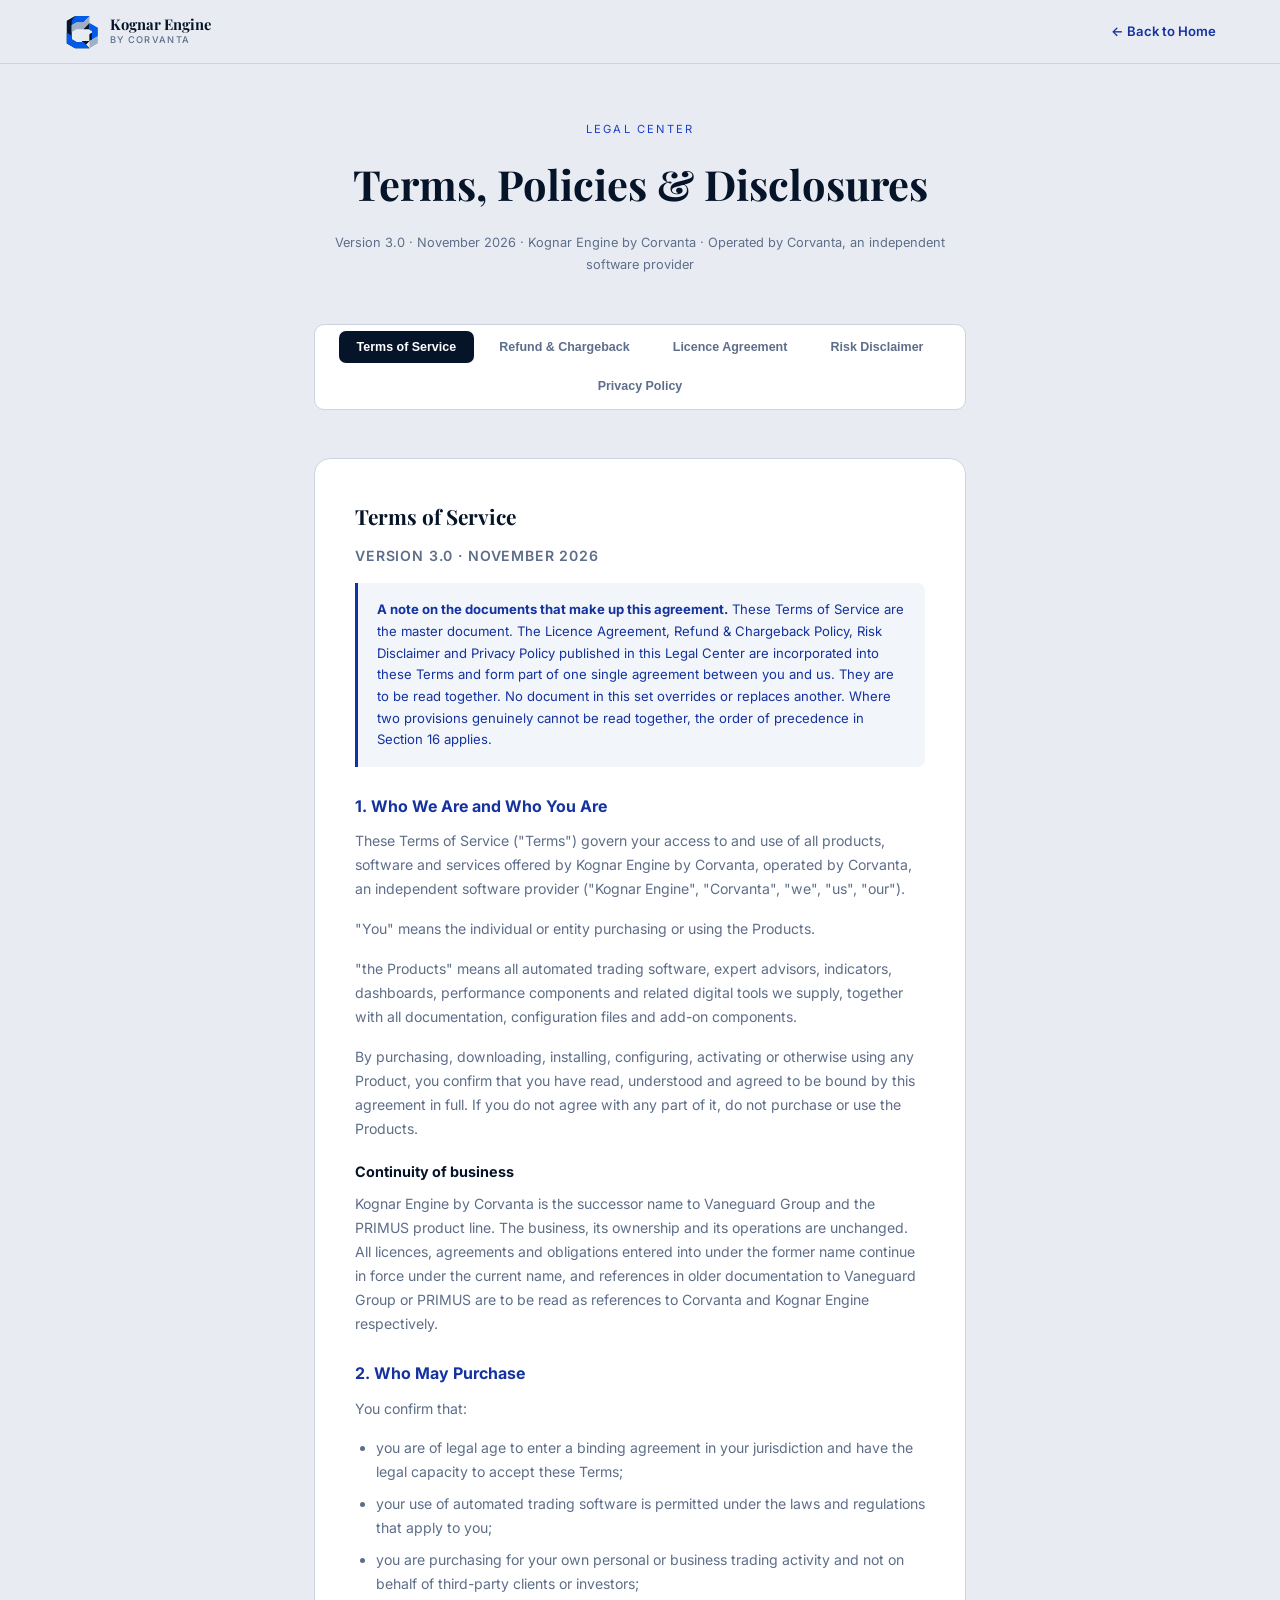
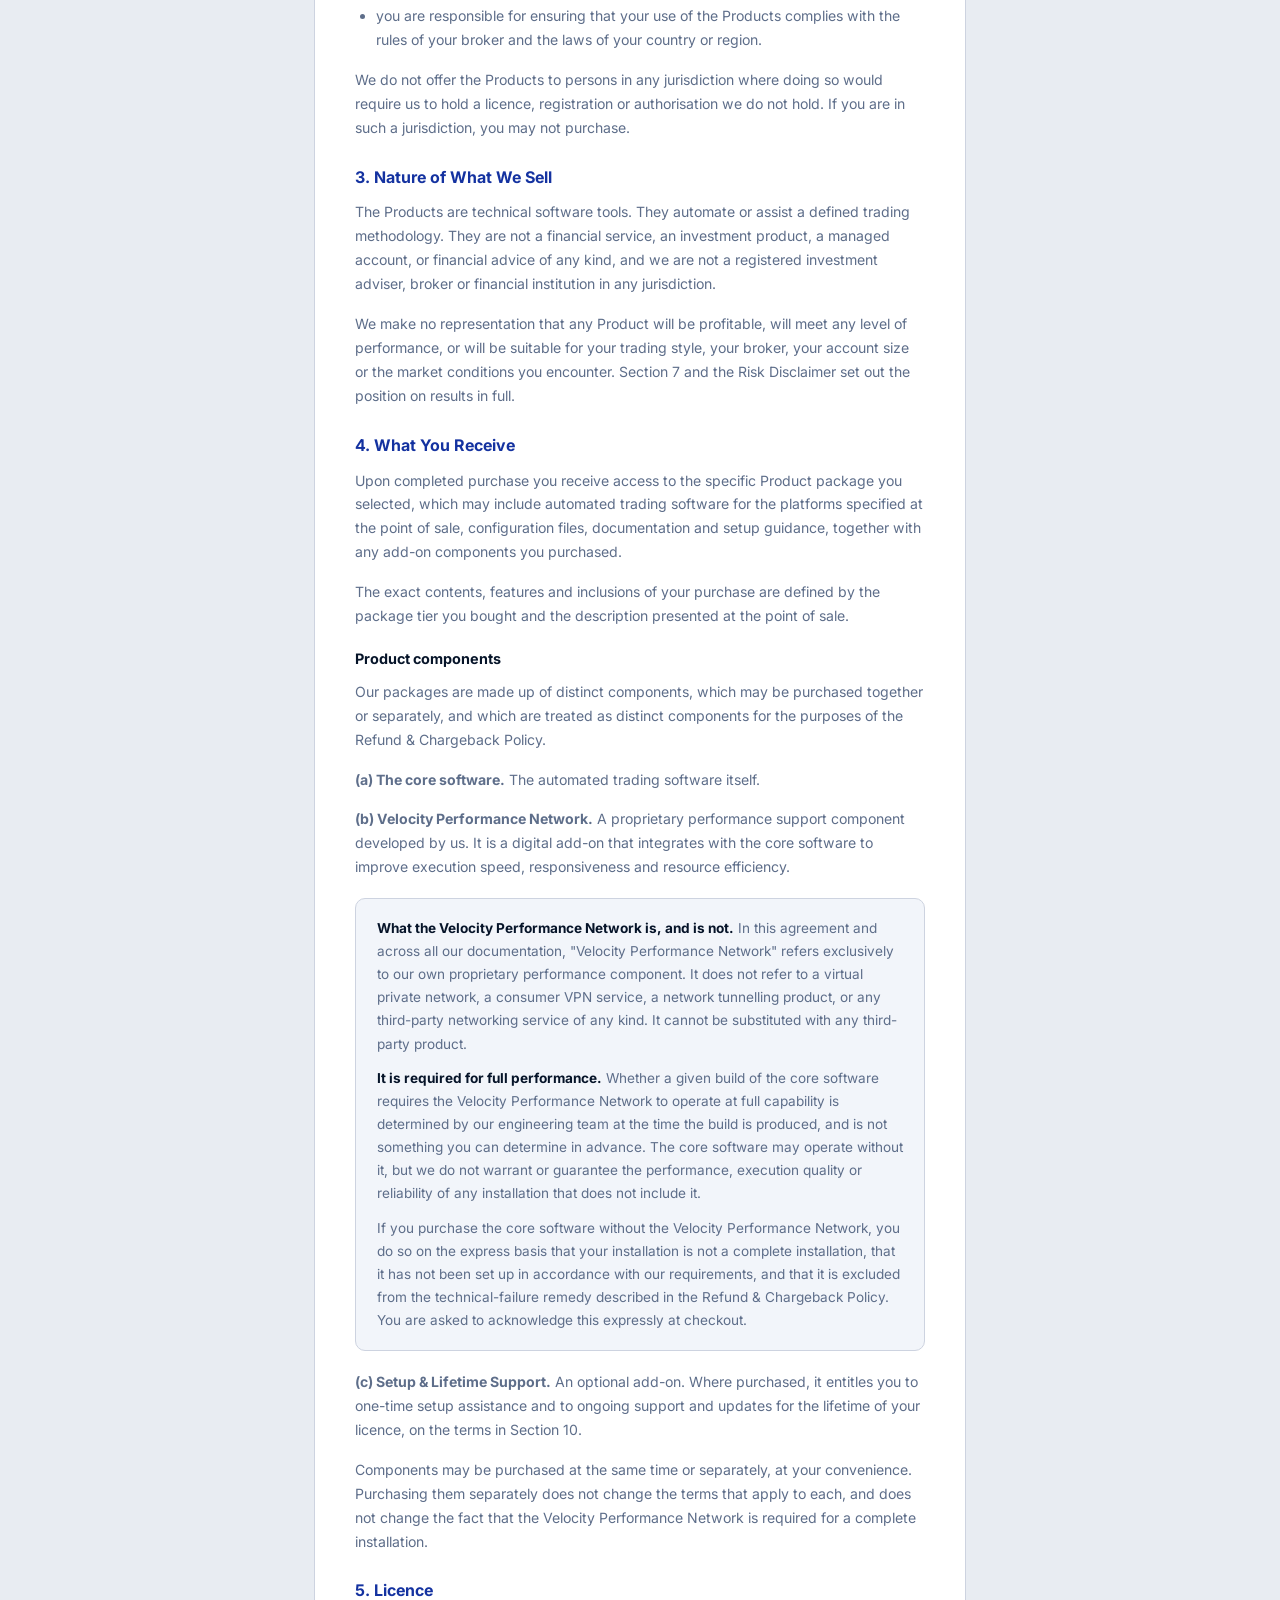
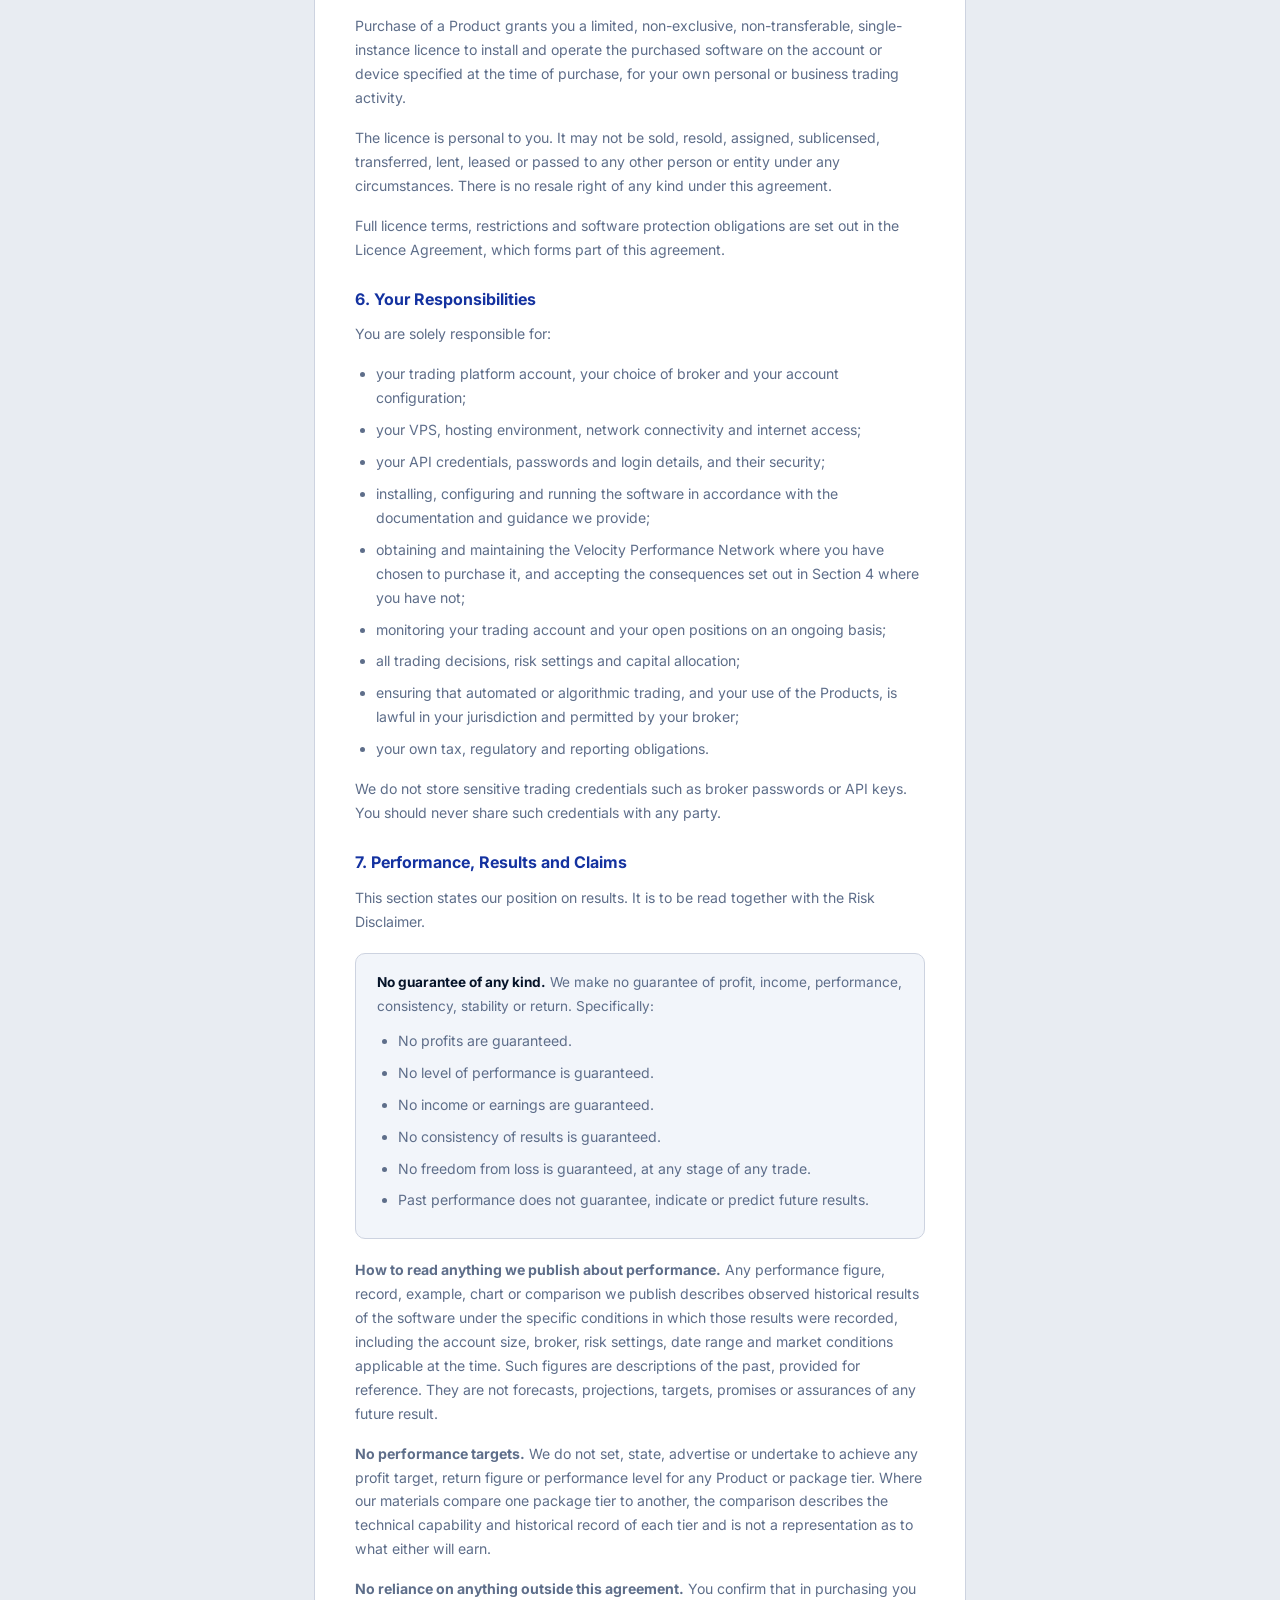
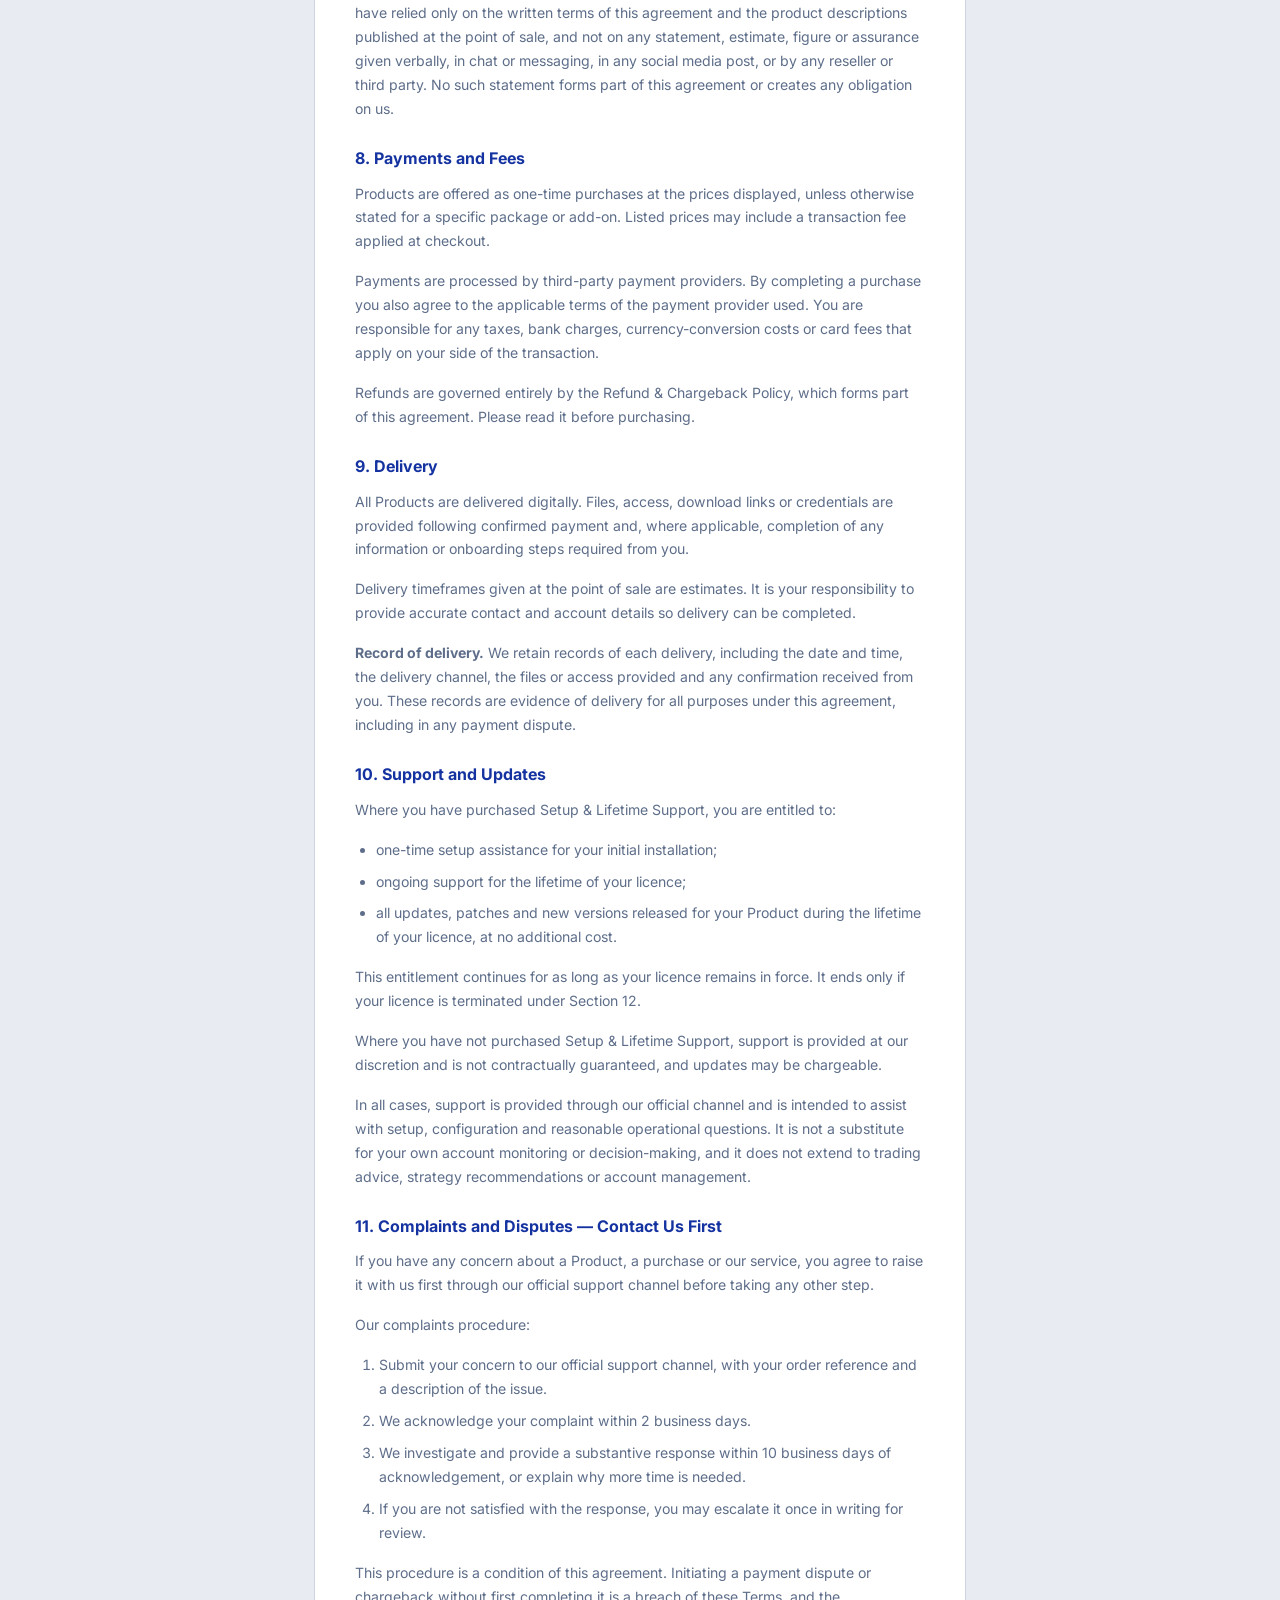
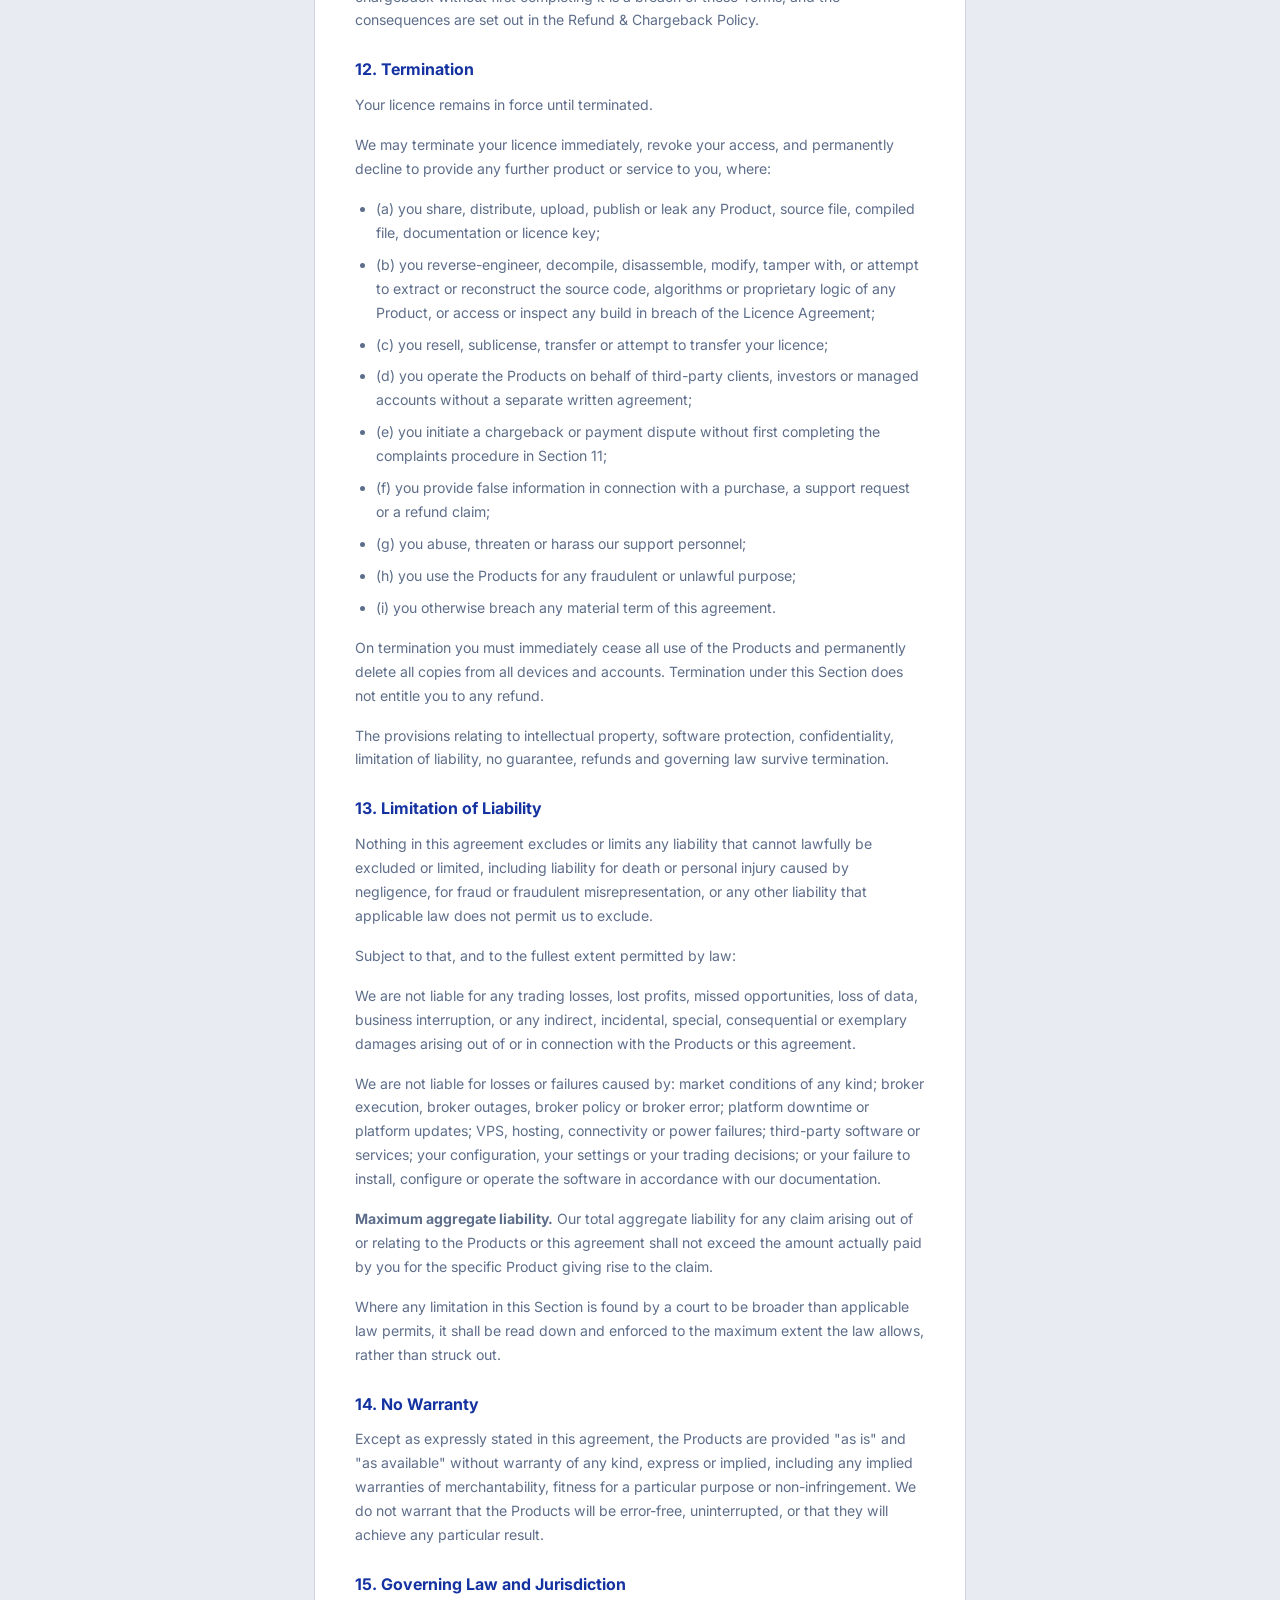
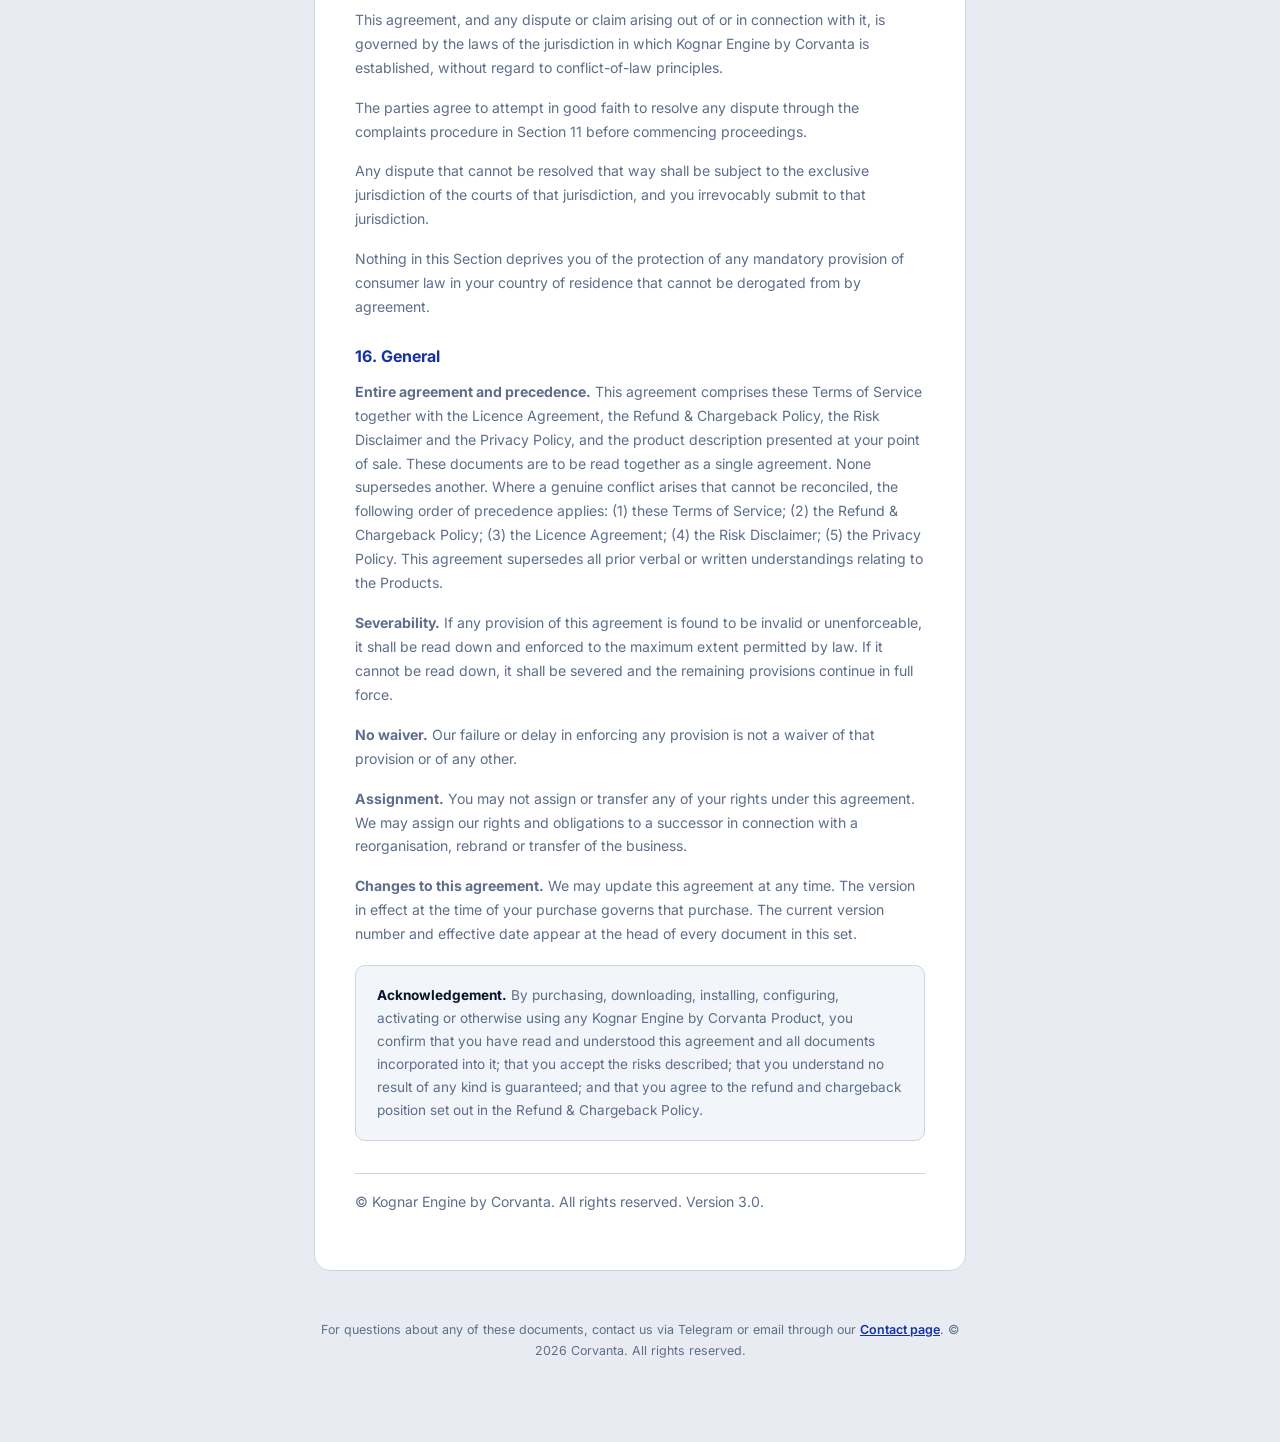
<file: legal.html>
<!DOCTYPE html>
<html lang="en">
<head>
<meta charset="UTF-8"/>
<meta name="viewport" content="width=device-width, initial-scale=1.0"/>
<title>Legal Center | Kognar Engine by Corvanta</title>
<meta name="description" content="Terms of Service, Refund &amp; Chargeback Policy, Licence Agreement, Risk Disclaimer and Privacy Policy for Kognar Engine by Corvanta."/>
<link rel="canonical" href="https://vaneguardgroup.com/legal.html"/>
<meta name="robots" content="index,follow,max-image-preview:large,max-snippet:-1"/>
<meta name="theme-color" content="#E8ECF2"/>
<link rel="icon" href="favicon.ico" sizes="any"/>
<link rel="icon" type="image/svg+xml" href="kognar-engine-icon.svg"/>
<link rel="icon" type="image/png" sizes="32x32" href="favicon-32x32.png"/>
<link rel="icon" type="image/png" sizes="16x16" href="favicon-16x16.png"/>
<link rel="apple-touch-icon" sizes="180x180" href="apple-touch-icon.png"/>
<link rel="manifest" href="site.webmanifest"/>
<meta property="og:type" content="website"/>
<meta property="og:site_name" content="Kognar Engine by Corvanta"/>
<meta property="og:title" content="Legal Center | Kognar Engine by Corvanta"/>
<meta property="og:description" content="Terms of Service, Refund &amp; Chargeback Policy, Licence Agreement, Risk Disclaimer and Privacy Policy for Kognar Engine by Corvanta."/>
<meta property="og:url" content="https://vaneguardgroup.com/legal.html"/>
<meta property="og:image" content="https://vaneguardgroup.com/og-image.png"/>
<meta name="twitter:card" content="summary_large_image"/>
<meta name="twitter:image" content="https://vaneguardgroup.com/og-image.png"/>
<link href="https://fonts.googleapis.com/css2?family=Playfair+Display:wght@400;600;700&family=Inter:wght@300;400;500;600&display=swap" rel="stylesheet"/>
<style>
*,*::before,*::after{box-sizing:border-box;margin:0;padding:0}
:root{
  --bg:#E8ECF2;--white:#FFFFFF;--navy:#061429;--royal:#1432A0;--blue:#1E40C8;
  --muted:#5E6E8A;--border:#CDD3E0;--gold:#C9A84C;
}
html{scroll-behavior:smooth}
body{background:var(--bg);color:var(--navy);font-family:'Inter',sans-serif;font-size:16px;line-height:1.7}
nav{position:fixed;top:0;left:0;right:0;z-index:200;height:64px;display:flex;align-items:center;justify-content:space-between;padding:0 5vw;background:rgba(232,236,242,.94);backdrop-filter:blur(20px);border-bottom:1px solid var(--border)}
.nav-logo{display:flex;align-items:center;gap:.5rem;text-decoration:none}
.nav-logo img{height:38px;width:38px;object-fit:cover;border-radius:7px}
.nav-logo-main{font-family:'Playfair Display',serif;font-weight:700;font-size:.92rem;color:var(--navy);display:block;line-height:1.1}
.nav-logo-sub{font-size:.58rem;font-weight:500;color:var(--muted);letter-spacing:.14em;text-transform:uppercase;display:block}
.back-link{font-size:.82rem;color:var(--royal);text-decoration:none;font-weight:600}
.wrap{max-width:780px;margin:0 auto;padding:120px 5vw 80px}
.legal-eye{font-family:'Inter',sans-serif;font-size:.7rem;letter-spacing:.2em;text-transform:uppercase;color:var(--blue);margin-bottom:.6rem;text-align:center}
h1{font-family:'Playfair Display',serif;font-size:clamp(1.8rem,4vw,2.6rem);font-weight:700;text-align:center;margin-bottom:.8rem}
.updated{text-align:center;font-size:.8rem;color:var(--muted);margin-bottom:3rem}
.tabs{display:flex;gap:.5rem;justify-content:center;margin-bottom:3rem;flex-wrap:wrap;background:var(--white);border:1px solid var(--border);border-radius:10px;padding:.4rem;max-width:fit-content;margin-left:auto;margin-right:auto}
.tab-btn{padding:.55rem 1.1rem;border-radius:7px;font-size:.78rem;font-weight:600;border:none;cursor:pointer;background:transparent;color:var(--muted);transition:all .2s}
.tab-btn.active{background:var(--navy);color:#fff}
.doc-panel{display:none;background:var(--white);border:1px solid var(--border);border-radius:16px;padding:2.5rem}
.doc-panel.active{display:block}
.doc-panel h2{font-family:'Playfair Display',serif;font-size:1.3rem;font-weight:700;margin:2rem 0 1rem}
.doc-panel h2:first-child{margin-top:0}
.doc-panel h3{font-size:1rem;font-weight:700;margin:1.5rem 0 .6rem;color:var(--royal)}
.doc-panel h4{font-size:.9rem;font-weight:700;margin:1.2rem 0 .5rem;color:var(--navy)}
.doc-panel p{font-size:.88rem;color:var(--muted);margin-bottom:1rem}
.doc-panel ul,.doc-panel ol{margin:0 0 1rem 1.3rem;color:var(--muted);font-size:.88rem}
.doc-panel li{margin-bottom:.5rem}
.doc-panel ol{padding-left:.2rem}
.warn-box{background:#FFF7E8;border:1px solid #F0DBA8;border-radius:10px;padding:1.1rem 1.3rem;margin:1.2rem 0;font-size:.85rem;color:#6B5A1F}
.warn-box strong{display:block;margin-bottom:.4rem;color:#4A3D14}
.warn-box ul{color:#6B5A1F;font-size:.85rem;margin-bottom:0}
.key-box{background:#F2F5FA;border:1px solid var(--border);border-radius:10px;padding:1.1rem 1.3rem;margin:1.2rem 0;font-size:.85rem;color:var(--navy)}
.key-box strong{color:var(--navy)}
.key-box ul{margin:.6rem 0 0 1.3rem;color:var(--muted)}
.key-box p{font-size:.85rem;margin-bottom:.7rem}
.key-box p:last-child{margin-bottom:0}
/* incorporation note shown at the head of every document */
.note-box{background:#F2F5FA;border-left:3px solid var(--royal);border-radius:0 8px 8px 0;padding:1rem 1.2rem;margin:0 0 1.6rem;font-size:.82rem;color:var(--royal);line-height:1.65}
.doc-meta{font-size:.74rem;letter-spacing:.06em;text-transform:uppercase;color:var(--muted);margin:-.4rem 0 1.4rem;font-weight:600}
.comp-table{width:100%;border-collapse:collapse;margin:1rem 0 1.2rem;font-size:.84rem}
.comp-table th,.comp-table td{border:1px solid var(--border);padding:.6rem .8rem;text-align:left;vertical-align:top}
.comp-table th{background:#F2F5FA;color:var(--navy);font-weight:700;font-size:.78rem;letter-spacing:.04em;text-transform:uppercase}
.comp-table td{color:var(--muted)}
.doc-foot{margin-top:2rem;padding-top:1rem;border-top:1px solid var(--border);font-size:.78rem;color:var(--muted)}
.footer-note{display:block;text-align:center;font-size:.78rem;color:var(--muted);margin-top:3rem}
@media(max-width:600px){.doc-panel{padding:1.6rem}.tab-btn{padding:.5rem .8rem;font-size:.72rem}}
</style>
</head>
<body>
<nav>
  <a href="index.html" class="nav-logo">
    <img src="kognar-engine-icon.svg" alt="Kognar Engine logo"/>
    <div><span class="nav-logo-main">Kognar Engine</span><span class="nav-logo-sub">by Corvanta</span></div>
  </a>
  <a href="index.html" class="back-link">&larr; Back to Home</a>
</nav>

<div class="wrap">
  <p class="legal-eye">Legal Center</p>
  <h1>Terms, Policies &amp; Disclosures</h1>
  <p class="updated">Version 3.0 &middot; November 2026 &middot; Kognar Engine by Corvanta &middot; Operated by Corvanta, an independent software provider</p>

  <div class="tabs">
    <button class="tab-btn active" onclick="showDoc('terms',this)">Terms of Service</button>
    <button class="tab-btn" onclick="showDoc('refund',this)">Refund &amp; Chargeback</button>
    <button class="tab-btn" onclick="showDoc('licence',this)">Licence Agreement</button>
    <button class="tab-btn" onclick="showDoc('disclaimer',this)">Risk Disclaimer</button>
    <button class="tab-btn" onclick="showDoc('privacy',this)">Privacy Policy</button>
  </div>

  <!-- ============== TERMS OF SERVICE ============== -->
  <div class="doc-panel active" id="doc-terms">
    <h2>Terms of Service</h2>
    <p class="doc-meta">Version 3.0 &middot; November 2026</p>
    <div class="note-box"><strong>A note on the documents that make up this agreement.</strong> These Terms of Service are the master document. The Licence Agreement, Refund &amp; Chargeback Policy, Risk Disclaimer and Privacy Policy published in this Legal Center are incorporated into these Terms and form part of one single agreement between you and us. They are to be read together. No document in this set overrides or replaces another. Where two provisions genuinely cannot be read together, the order of precedence in Section 16 applies.</div>

    <h3>1. Who We Are and Who You Are</h3>
    <p>These Terms of Service ("Terms") govern your access to and use of all products, software and services offered by Kognar Engine by Corvanta, operated by Corvanta, an independent software provider ("Kognar Engine", "Corvanta", "we", "us", "our").</p>
    <p>"You" means the individual or entity purchasing or using the Products.</p>
    <p>"the Products" means all automated trading software, expert advisors, indicators, dashboards, performance components and related digital tools we supply, together with all documentation, configuration files and add-on components.</p>
    <p>By purchasing, downloading, installing, configuring, activating or otherwise using any Product, you confirm that you have read, understood and agreed to be bound by this agreement in full. If you do not agree with any part of it, do not purchase or use the Products.</p>
    <h4>Continuity of business</h4>
    <p>Kognar Engine by Corvanta is the successor name to Vaneguard Group and the PRIMUS product line. The business, its ownership and its operations are unchanged. All licences, agreements and obligations entered into under the former name continue in force under the current name, and references in older documentation to Vaneguard Group or PRIMUS are to be read as references to Corvanta and Kognar Engine respectively.</p>

    <h3>2. Who May Purchase</h3>
    <p>You confirm that:</p>
    <ul>
      <li>you are of legal age to enter a binding agreement in your jurisdiction and have the legal capacity to accept these Terms;</li>
      <li>your use of automated trading software is permitted under the laws and regulations that apply to you;</li>
      <li>you are purchasing for your own personal or business trading activity and not on behalf of third-party clients or investors;</li>
      <li>you are responsible for ensuring that your use of the Products complies with the rules of your broker and the laws of your country or region.</li>
    </ul>
    <p>We do not offer the Products to persons in any jurisdiction where doing so would require us to hold a licence, registration or authorisation we do not hold. If you are in such a jurisdiction, you may not purchase.</p>

    <h3>3. Nature of What We Sell</h3>
    <p>The Products are technical software tools. They automate or assist a defined trading methodology. They are not a financial service, an investment product, a managed account, or financial advice of any kind, and we are not a registered investment adviser, broker or financial institution in any jurisdiction.</p>
    <p>We make no representation that any Product will be profitable, will meet any level of performance, or will be suitable for your trading style, your broker, your account size or the market conditions you encounter. Section 7 and the Risk Disclaimer set out the position on results in full.</p>

    <h3>4. What You Receive</h3>
    <p>Upon completed purchase you receive access to the specific Product package you selected, which may include automated trading software for the platforms specified at the point of sale, configuration files, documentation and setup guidance, together with any add-on components you purchased.</p>
    <p>The exact contents, features and inclusions of your purchase are defined by the package tier you bought and the description presented at the point of sale.</p>
    <h4>Product components</h4>
    <p>Our packages are made up of distinct components, which may be purchased together or separately, and which are treated as distinct components for the purposes of the Refund &amp; Chargeback Policy.</p>
    <p><strong>(a) The core software.</strong> The automated trading software itself.</p>
    <p><strong>(b) Velocity Performance Network.</strong> A proprietary performance support component developed by us. It is a digital add-on that integrates with the core software to improve execution speed, responsiveness and resource efficiency.</p>
    <div class="key-box">
      <p><strong>What the Velocity Performance Network is, and is not.</strong> In this agreement and across all our documentation, "Velocity Performance Network" refers exclusively to our own proprietary performance component. It does not refer to a virtual private network, a consumer VPN service, a network tunnelling product, or any third-party networking service of any kind. It cannot be substituted with any third-party product.</p>
      <p><strong>It is required for full performance.</strong> Whether a given build of the core software requires the Velocity Performance Network to operate at full capability is determined by our engineering team at the time the build is produced, and is not something you can determine in advance. The core software may operate without it, but we do not warrant or guarantee the performance, execution quality or reliability of any installation that does not include it.</p>
      <p>If you purchase the core software without the Velocity Performance Network, you do so on the express basis that your installation is not a complete installation, that it has not been set up in accordance with our requirements, and that it is excluded from the technical-failure remedy described in the Refund &amp; Chargeback Policy. You are asked to acknowledge this expressly at checkout.</p>
    </div>
    <p><strong>(c) Setup &amp; Lifetime Support.</strong> An optional add-on. Where purchased, it entitles you to one-time setup assistance and to ongoing support and updates for the lifetime of your licence, on the terms in Section 10.</p>
    <p>Components may be purchased at the same time or separately, at your convenience. Purchasing them separately does not change the terms that apply to each, and does not change the fact that the Velocity Performance Network is required for a complete installation.</p>

    <h3>5. Licence</h3>
    <p>Purchase of a Product grants you a limited, non-exclusive, non-transferable, single-instance licence to install and operate the purchased software on the account or device specified at the time of purchase, for your own personal or business trading activity.</p>
    <p>The licence is personal to you. It may not be sold, resold, assigned, sublicensed, transferred, lent, leased or passed to any other person or entity under any circumstances. There is no resale right of any kind under this agreement.</p>
    <p>Full licence terms, restrictions and software protection obligations are set out in the Licence Agreement, which forms part of this agreement.</p>

    <h3>6. Your Responsibilities</h3>
    <p>You are solely responsible for:</p>
    <ul>
      <li>your trading platform account, your choice of broker and your account configuration;</li>
      <li>your VPS, hosting environment, network connectivity and internet access;</li>
      <li>your API credentials, passwords and login details, and their security;</li>
      <li>installing, configuring and running the software in accordance with the documentation and guidance we provide;</li>
      <li>obtaining and maintaining the Velocity Performance Network where you have chosen to purchase it, and accepting the consequences set out in Section 4 where you have not;</li>
      <li>monitoring your trading account and your open positions on an ongoing basis;</li>
      <li>all trading decisions, risk settings and capital allocation;</li>
      <li>ensuring that automated or algorithmic trading, and your use of the Products, is lawful in your jurisdiction and permitted by your broker;</li>
      <li>your own tax, regulatory and reporting obligations.</li>
    </ul>
    <p>We do not store sensitive trading credentials such as broker passwords or API keys. You should never share such credentials with any party.</p>

    <h3>7. Performance, Results and Claims</h3>
    <p>This section states our position on results. It is to be read together with the Risk Disclaimer.</p>
    <div class="key-box">
      <p><strong>No guarantee of any kind.</strong> We make no guarantee of profit, income, performance, consistency, stability or return. Specifically:</p>
      <ul>
        <li>No profits are guaranteed.</li>
        <li>No level of performance is guaranteed.</li>
        <li>No income or earnings are guaranteed.</li>
        <li>No consistency of results is guaranteed.</li>
        <li>No freedom from loss is guaranteed, at any stage of any trade.</li>
        <li>Past performance does not guarantee, indicate or predict future results.</li>
      </ul>
    </div>
    <p><strong>How to read anything we publish about performance.</strong> Any performance figure, record, example, chart or comparison we publish describes observed historical results of the software under the specific conditions in which those results were recorded, including the account size, broker, risk settings, date range and market conditions applicable at the time. Such figures are descriptions of the past, provided for reference. They are not forecasts, projections, targets, promises or assurances of any future result.</p>
    <p><strong>No performance targets.</strong> We do not set, state, advertise or undertake to achieve any profit target, return figure or performance level for any Product or package tier. Where our materials compare one package tier to another, the comparison describes the technical capability and historical record of each tier and is not a representation as to what either will earn.</p>
    <p><strong>No reliance on anything outside this agreement.</strong> You confirm that in purchasing you have relied only on the written terms of this agreement and the product descriptions published at the point of sale, and not on any statement, estimate, figure or assurance given verbally, in chat or messaging, in any social media post, or by any reseller or third party. No such statement forms part of this agreement or creates any obligation on us.</p>

    <h3>8. Payments and Fees</h3>
    <p>Products are offered as one-time purchases at the prices displayed, unless otherwise stated for a specific package or add-on. Listed prices may include a transaction fee applied at checkout.</p>
    <p>Payments are processed by third-party payment providers. By completing a purchase you also agree to the applicable terms of the payment provider used. You are responsible for any taxes, bank charges, currency-conversion costs or card fees that apply on your side of the transaction.</p>
    <p>Refunds are governed entirely by the Refund &amp; Chargeback Policy, which forms part of this agreement. Please read it before purchasing.</p>

    <h3>9. Delivery</h3>
    <p>All Products are delivered digitally. Files, access, download links or credentials are provided following confirmed payment and, where applicable, completion of any information or onboarding steps required from you.</p>
    <p>Delivery timeframes given at the point of sale are estimates. It is your responsibility to provide accurate contact and account details so delivery can be completed.</p>
    <p><strong>Record of delivery.</strong> We retain records of each delivery, including the date and time, the delivery channel, the files or access provided and any confirmation received from you. These records are evidence of delivery for all purposes under this agreement, including in any payment dispute.</p>

    <h3>10. Support and Updates</h3>
    <p>Where you have purchased Setup &amp; Lifetime Support, you are entitled to:</p>
    <ul>
      <li>one-time setup assistance for your initial installation;</li>
      <li>ongoing support for the lifetime of your licence;</li>
      <li>all updates, patches and new versions released for your Product during the lifetime of your licence, at no additional cost.</li>
    </ul>
    <p>This entitlement continues for as long as your licence remains in force. It ends only if your licence is terminated under Section 12.</p>
    <p>Where you have not purchased Setup &amp; Lifetime Support, support is provided at our discretion and is not contractually guaranteed, and updates may be chargeable.</p>
    <p>In all cases, support is provided through our official channel and is intended to assist with setup, configuration and reasonable operational questions. It is not a substitute for your own account monitoring or decision-making, and it does not extend to trading advice, strategy recommendations or account management.</p>

    <h3>11. Complaints and Disputes — Contact Us First</h3>
    <p>If you have any concern about a Product, a purchase or our service, you agree to raise it with us first through our official support channel before taking any other step.</p>
    <p>Our complaints procedure:</p>
    <ol>
      <li>Submit your concern to our official support channel, with your order reference and a description of the issue.</li>
      <li>We acknowledge your complaint within 2 business days.</li>
      <li>We investigate and provide a substantive response within 10 business days of acknowledgement, or explain why more time is needed.</li>
      <li>If you are not satisfied with the response, you may escalate it once in writing for review.</li>
    </ol>
    <p>This procedure is a condition of this agreement. Initiating a payment dispute or chargeback without first completing it is a breach of these Terms, and the consequences are set out in the Refund &amp; Chargeback Policy.</p>

    <h3>12. Termination</h3>
    <p>Your licence remains in force until terminated.</p>
    <p>We may terminate your licence immediately, revoke your access, and permanently decline to provide any further product or service to you, where:</p>
    <ul>
      <li>(a) you share, distribute, upload, publish or leak any Product, source file, compiled file, documentation or licence key;</li>
      <li>(b) you reverse-engineer, decompile, disassemble, modify, tamper with, or attempt to extract or reconstruct the source code, algorithms or proprietary logic of any Product, or access or inspect any build in breach of the Licence Agreement;</li>
      <li>(c) you resell, sublicense, transfer or attempt to transfer your licence;</li>
      <li>(d) you operate the Products on behalf of third-party clients, investors or managed accounts without a separate written agreement;</li>
      <li>(e) you initiate a chargeback or payment dispute without first completing the complaints procedure in Section 11;</li>
      <li>(f) you provide false information in connection with a purchase, a support request or a refund claim;</li>
      <li>(g) you abuse, threaten or harass our support personnel;</li>
      <li>(h) you use the Products for any fraudulent or unlawful purpose;</li>
      <li>(i) you otherwise breach any material term of this agreement.</li>
    </ul>
    <p>On termination you must immediately cease all use of the Products and permanently delete all copies from all devices and accounts. Termination under this Section does not entitle you to any refund.</p>
    <p>The provisions relating to intellectual property, software protection, confidentiality, limitation of liability, no guarantee, refunds and governing law survive termination.</p>

    <h3>13. Limitation of Liability</h3>
    <p>Nothing in this agreement excludes or limits any liability that cannot lawfully be excluded or limited, including liability for death or personal injury caused by negligence, for fraud or fraudulent misrepresentation, or any other liability that applicable law does not permit us to exclude.</p>
    <p>Subject to that, and to the fullest extent permitted by law:</p>
    <p>We are not liable for any trading losses, lost profits, missed opportunities, loss of data, business interruption, or any indirect, incidental, special, consequential or exemplary damages arising out of or in connection with the Products or this agreement.</p>
    <p>We are not liable for losses or failures caused by: market conditions of any kind; broker execution, broker outages, broker policy or broker error; platform downtime or platform updates; VPS, hosting, connectivity or power failures; third-party software or services; your configuration, your settings or your trading decisions; or your failure to install, configure or operate the software in accordance with our documentation.</p>
    <p><strong>Maximum aggregate liability.</strong> Our total aggregate liability for any claim arising out of or relating to the Products or this agreement shall not exceed the amount actually paid by you for the specific Product giving rise to the claim.</p>
    <p>Where any limitation in this Section is found by a court to be broader than applicable law permits, it shall be read down and enforced to the maximum extent the law allows, rather than struck out.</p>

    <h3>14. No Warranty</h3>
    <p>Except as expressly stated in this agreement, the Products are provided "as is" and "as available" without warranty of any kind, express or implied, including any implied warranties of merchantability, fitness for a particular purpose or non-infringement. We do not warrant that the Products will be error-free, uninterrupted, or that they will achieve any particular result.</p>

    <h3>15. Governing Law and Jurisdiction</h3>
    <p>This agreement, and any dispute or claim arising out of or in connection with it, is governed by the laws of the jurisdiction in which Kognar Engine by Corvanta is established, without regard to conflict-of-law principles.</p>
    <p>The parties agree to attempt in good faith to resolve any dispute through the complaints procedure in Section 11 before commencing proceedings.</p>
    <p>Any dispute that cannot be resolved that way shall be subject to the exclusive jurisdiction of the courts of that jurisdiction, and you irrevocably submit to that jurisdiction.</p>
    <p>Nothing in this Section deprives you of the protection of any mandatory provision of consumer law in your country of residence that cannot be derogated from by agreement.</p>

    <h3>16. General</h3>
    <p><strong>Entire agreement and precedence.</strong> This agreement comprises these Terms of Service together with the Licence Agreement, the Refund &amp; Chargeback Policy, the Risk Disclaimer and the Privacy Policy, and the product description presented at your point of sale. These documents are to be read together as a single agreement. None supersedes another. Where a genuine conflict arises that cannot be reconciled, the following order of precedence applies: (1) these Terms of Service; (2) the Refund &amp; Chargeback Policy; (3) the Licence Agreement; (4) the Risk Disclaimer; (5) the Privacy Policy. This agreement supersedes all prior verbal or written understandings relating to the Products.</p>
    <p><strong>Severability.</strong> If any provision of this agreement is found to be invalid or unenforceable, it shall be read down and enforced to the maximum extent permitted by law. If it cannot be read down, it shall be severed and the remaining provisions continue in full force.</p>
    <p><strong>No waiver.</strong> Our failure or delay in enforcing any provision is not a waiver of that provision or of any other.</p>
    <p><strong>Assignment.</strong> You may not assign or transfer any of your rights under this agreement. We may assign our rights and obligations to a successor in connection with a reorganisation, rebrand or transfer of the business.</p>
    <p><strong>Changes to this agreement.</strong> We may update this agreement at any time. The version in effect at the time of your purchase governs that purchase. The current version number and effective date appear at the head of every document in this set.</p>
    <div class="key-box"><p><strong>Acknowledgement.</strong> By purchasing, downloading, installing, configuring, activating or otherwise using any Kognar Engine by Corvanta Product, you confirm that you have read and understood this agreement and all documents incorporated into it; that you accept the risks described; that you understand no result of any kind is guaranteed; and that you agree to the refund and chargeback position set out in the Refund &amp; Chargeback Policy.</p></div>
    <p class="doc-foot">&copy; Kognar Engine by Corvanta. All rights reserved. Version 3.0.</p>
  </div>

  <!-- ============== REFUND & CHARGEBACK POLICY ============== -->
  <div class="doc-panel" id="doc-refund">
    <h2>Refund &amp; Chargeback Policy</h2>
    <p class="doc-meta">Version 3.0 &middot; November 2026</p>
    <div class="note-box">This Policy forms part of, and is incorporated into, the Kognar Engine by Corvanta Terms of Service. It is to be read together with the Terms of Service, the Licence Agreement and the Risk Disclaimer. Please read it before purchasing.</div>

    <h3>1. The Principle</h3>
    <p>Our Products are digital. Once software, files, credentials or access have been delivered to you, they cannot be returned, recovered or revoked. You retain them permanently regardless of what happens afterwards. Our refund position reflects that reality.</p>
    <p>This Policy sets out the only circumstances in which a refund may be available, the evidence required, and how we decide what remedy to provide. Refund decisions are made against this Policy and nothing else.</p>

    <h3>2. Before Delivery</h3>
    <p>Where a Product has not yet been delivered or made accessible to you, you may request cancellation and a full refund by contacting our official support channel. We process it to the original payment method where possible.</p>
    <p>Delivery occurs when files, download links, access or credentials are first made available to you, whether or not you have opened, downloaded or installed them.</p>

    <h3>3. After Delivery — The Only Ground for a Refund</h3>
    <p>Once a Product has been delivered, the sale is final, except where the Product fails the technical standard described in this Section.</p>
    <h4>3.1 The technical standard</h4>
    <p>A refund may be considered only where the software fails to install, launch, or perform the technical functions described in its documentation, and that failure is attributable to a defect in the software itself.</p>
    <p>To be eligible, all of the following must be satisfied:</p>
    <ul>
      <li><strong>(a) Complete installation.</strong> The Product must have been installed in full, including the Velocity Performance Network where that component is part of a complete installation of your build. An installation that omits the Velocity Performance Network is not a complete installation and does not qualify under this Policy.</li>
      <li><strong>(b) Correct configuration.</strong> The software must have been installed, configured and operated in accordance with our documentation and any setup guidance provided to you.</li>
      <li><strong>(c) Supported environment.</strong> The software must have been run on a supported platform, build and environment, with a broker and account type compatible with the Product as described at the point of sale.</li>
      <li><strong>(d) Unmodified software.</strong> The software must not have been modified, altered, tampered with, decompiled, or interfered with in any way.</li>
      <li><strong>(e) Reported in time.</strong> The failure must be reported to us through our official support channel within 14 days of delivery.</li>
      <li><strong>(f) Verification.</strong> You must provide the evidence described in Section 4 and cooperate with our verification process.</li>
    </ul>
    <h4>3.2 What is expressly not a ground for a refund</h4>
    <p>For the avoidance of doubt, and without limiting Section 3.1, no refund is available in respect of any of the following:</p>
    <ul>
      <li>Trading losses of any kind, in any amount, over any period.</li>
      <li>Drawdowns, losing trades, losing streaks, or periods of underperformance.</li>
      <li>Failure to achieve any profit, return, income or performance level. We do not set or state performance targets, and performance is not a ground for a refund under any circumstance.</li>
      <li>Dissatisfaction with results, change of mind, or a decision that the Product is not what you wanted.</li>
      <li>Market conditions, volatility, news events, gaps, liquidity conditions or market structure.</li>
      <li>Broker conduct of any kind, including execution quality, spreads, commissions, slippage, requotes, restrictions, outages or account closure.</li>
      <li>Platform downtime, platform updates, VPS or hosting failures, connectivity loss, power failure or hardware limitations.</li>
      <li>Incomplete installation, including any installation that omits the Velocity Performance Network.</li>
      <li>Incorrect configuration, unsuitable risk settings, inadequate capital, excessive leverage, or manual interference with the software's operation.</li>
      <li>Failure to follow the documentation or setup guidance provided.</li>
      <li>Incompatibility arising from a broker, platform, account type or environment chosen by you.</li>
      <li>Regulatory changes, account suspensions, or the legality of automated trading in your jurisdiction.</li>
      <li>Any Product or component in respect of which the failure was first reported more than 14 days after delivery.</li>
    </ul>
    <h4>3.3 Components that are non-refundable after delivery</h4>
    <p>The following are non-refundable once delivered or commenced, and are not subject to the technical-failure remedy:</p>
    <table class="comp-table">
      <thead><tr><th scope="col">Component</th><th scope="col">Position</th></tr></thead>
      <tbody>
        <tr><td>Velocity Performance Network</td><td>Non-refundable once delivered.</td></tr>
        <tr><td>Setup assistance</td><td>Non-refundable once the setup process has been initiated or scheduled.</td></tr>
        <tr><td>Lifetime support</td><td>Non-refundable once the licence has been delivered.</td></tr>
      </tbody>
    </table>

    <h3>4. Evidence Required</h3>
    <p>A refund claim under Section 3.1 must be accompanied by:</p>
    <ol>
      <li>Your order reference and the date of purchase.</li>
      <li>A description of the technical failure, including when it first occurred.</li>
      <li>Screenshots or a recording of the failure.</li>
      <li>Your full configuration and parameter settings.</li>
      <li>The platform log files for the relevant period.</li>
      <li>The software's journal or output files, where generated.</li>
      <li>Confirmation of your platform, platform build, broker and account type.</li>
      <li>Confirmation that the Velocity Performance Network was installed, where applicable.</li>
    </ol>
    <p>Failure to provide the required evidence, or to cooperate with our verification, ends the claim. We cannot verify a technical defect we cannot examine.</p>

    <h3>5. How We Decide, and What You May Receive</h3>
    <h4>5.1 Verification</h4>
    <p>On receiving a complete claim we verify your installation, configuration and environment against our documentation. We may ask for further information or arrange a supervised review of your setup.</p>
    <p>If verification shows that the software was incompletely installed, incorrectly configured, modified, or operated outside a supported environment, the claim ends there. Where the problem is a configuration issue rather than a defect, we tell you how to correct it.</p>
    <h4>5.2 Remedy</h4>
    <p>Where verification confirms a technical defect in the software, we provide a remedy. We select the remedy, acting reasonably, from the following, and in the following order of preference:</p>
    <ol>
      <li><strong>Correction</strong> — we repair the defect and provide a corrected build.</li>
      <li><strong>Replacement</strong> — we provide a replacement build, or a comparable Product.</li>
      <li><strong>Account credit</strong> — we issue credit against future purchases.</li>
      <li><strong>Refund</strong> — we refund the price paid for the defective component, in whole or in part.</li>
    </ol>
    <p>We communicate our decision within 14 days of completing verification.</p>
    <div class="key-box"><p><strong>Please note.</strong> Confirmation of a defect entitles you to a remedy under this Section. It does not entitle you to a monetary refund. Because a delivered digital Product cannot be returned or recovered, correction or replacement will ordinarily be the appropriate remedy. A monetary refund is available only where we determine that correction, replacement and credit are each unsuitable.</p></div>
    <h4>5.3 Where a refund is made</h4>
    <p>Any refund is limited to the amount actually paid for the specific component found to be defective, and does not extend to other components of your purchase, to transaction or processing fees, or to any trading losses or other losses of any kind. Refunds are made to the original payment method where possible.</p>
    <p>On any refund, the licence for the refunded component terminates immediately and you must delete all copies from all devices.</p>
    <h4>5.4 Submitting a claim does not entitle you to anything</h4>
    <p>A refund request is a request. Eligibility is determined solely against this Policy. Submitting a claim does not create any entitlement, does not suspend any term of the agreement, and does not entitle you to withhold payment or initiate a payment dispute while it is under consideration.</p>

    <h3>6. Chargebacks and Payment Disputes</h3>
    <h4>6.1 Contact us first</h4>
    <p>If you have a concern about a purchase, you must raise it with us first through the complaints procedure in the Terms of Service. We acknowledge it within 2 business days and respond substantively within 10 business days.</p>
    <p>This gives you a route to a remedy. Please use it.</p>
    <h4>6.2 Initiating a chargeback without contacting us is a breach</h4>
    <p>Initiating a chargeback, payment dispute or reversal in respect of a delivered Product, without first completing our complaints procedure, is a breach of this agreement.</p>
    <h4>6.3 What happens if you do</h4>
    <p>Where a chargeback or payment dispute is initiated in respect of a delivered Product without first completing our complaints procedure, we may, at our discretion and without further notice:</p>
    <ul>
      <li>terminate your licence with immediate effect;</li>
      <li>revoke your access to all software, components, files, updates and documentation;</li>
      <li>withdraw all support, including any Setup &amp; Lifetime Support you have purchased, permanently and without refund of that component;</li>
      <li>permanently decline to supply any product or service to you in future, under any name or account;</li>
      <li>present to your payment provider this agreement, the record of your acceptance of it, the record of delivery, your purchase and communication history, and any other evidence relevant to the dispute.</li>
    </ul>
    <p>These consequences apply in addition to, and not instead of, any other remedy available to us.</p>
    <h4>6.4 Your obligations continue</h4>
    <p>Termination of your licence under this Section does not release you from the obligations that survive termination, including those relating to intellectual property, software protection, confidentiality and non-distribution. You must cease all use of the Products and delete all copies from all devices.</p>
    <h4>6.5 Your statutory rights</h4>
    <p>Nothing in this Section affects any right you have under applicable law to dispute a payment, or any mandatory consumer right available to you in your country of residence that cannot be excluded by agreement. This Section sets out the consequences under our agreement of choosing to bypass our complaints procedure; it does not purport to remove any right you hold against your card issuer or payment provider.</p>

    <h3>7. Questions</h3>
    <p>If you are unclear about any part of this Policy, contact us through our official support channel before purchasing. We would rather answer a question before a sale than resolve a dispute after one.</p>
    <p class="doc-foot">&copy; Kognar Engine by Corvanta. All rights reserved. Version 3.0.</p>
  </div>

  <!-- ============== LICENCE AGREEMENT ============== -->
  <div class="doc-panel" id="doc-licence">
    <h2>Licence Agreement</h2>
    <p class="doc-meta">Version 3.0 &middot; November 2026 &middot; Single-Instance Commercial Licence</p>
    <div class="note-box">This Licence Agreement forms part of, and is incorporated into, the Kognar Engine by Corvanta Terms of Service. It is to be read together with the Terms of Service, the Refund &amp; Chargeback Policy and the Risk Disclaimer. The same Licence Agreement is published on our payment platform and delivered with every Product.</div>

    <h3>1. Parties</h3>
    <p><strong>Licensor:</strong> Kognar Engine by Corvanta, operated by Corvanta ("we", "us", "our").</p>
    <p><strong>Licensee:</strong> the individual or entity that purchased the Software ("you").</p>
    <p>This licence is granted on purchase and takes effect on delivery.</p>

    <h3>2. Grant of Licence</h3>
    <p>Subject to your compliance with this agreement, we grant you a limited, non-exclusive, non-transferable, revocable, single-instance licence to:</p>
    <ul>
      <li>install and operate the purchased Software on the account, terminal or device specified at the time of purchase;</li>
      <li>use the Software for your own personal or business trading activity on those licensed accounts;</li>
      <li>make one backup copy of any provided files, for archival purposes only.</li>
    </ul>
    <p>All rights not expressly granted are reserved by us. This agreement transfers no ownership of any kind.</p>

    <h3>3. No Transfer, No Resale</h3>
    <p>This licence is personal to you and may not be transferred.</p>
    <p>You may not sell, resell, assign, sublicense, transfer, lend, lease, rent, gift or otherwise dispose of the Software, your licence, or any part of either, to any person or entity, under any circumstances.</p>
    <p>There is no resale right under this agreement. Any purported transfer is void and terminates your licence automatically.</p>
    <p>Where you require rights beyond this licence — additional accounts, team or institutional use, or distribution arrangements — these are available only under a separate written agreement signed by us.</p>

    <h3>4. Software Protection</h3>
    <p>This Section protects the integrity and confidentiality of the Software. Breach of any part of it is a material breach and results in immediate termination of your licence without refund.</p>
    <h4>4.1 You must not distribute</h4>
    <p>You must not copy, publish, upload, share, distribute, leak, post or otherwise make available the Software, any source file, any compiled file, any configuration file, any documentation or any licence key — in whole or in part — to any person, group, website, forum, marketplace, messaging group, file-sharing service, torrent, repository or platform.</p>
    <p>This applies whether or not you receive payment, and whether or not the recipient is known to you.</p>
    <h4>4.2 You must not modify or interfere</h4>
    <p>You must not modify, alter, adapt, translate, repackage, rebrand, relabel or create derivative works from the Software or its documentation.</p>
    <p>You must not reverse-engineer, decompile, disassemble, deobfuscate, or attempt to derive, extract or reconstruct the source code, algorithms, strategy logic or proprietary methods of the Software by any means.</p>
    <p>You must not tamper with, bypass, disable or circumvent any protection, encryption, licensing or verification mechanism in the Software.</p>
    <h4>4.3 Unprotected builds — no implied permission</h4>
    <p>The Software is ordinarily delivered in protected or encrypted form.</p>
    <p>If any file, build or component you receive is delivered unencrypted, unprotected, in source form, or otherwise accessible, <strong>that is not permission to access it.</strong> You must not open, read, inspect, examine, analyse, copy, extract from, modify or distribute any such file. You must treat it as protected, and you must notify us immediately so that it can be replaced.</p>
    <p><strong>The absence of a technical protection measure does not grant, imply or create any right whatsoever.</strong> No right arises by omission, by error, by oversight, or from the state in which a file happens to be delivered. Every right you hold under this agreement is stated expressly in Section 2, and nothing else is permitted.</p>
    <h4>4.4 You must not use the Software to compete</h4>
    <p>You must not use the Software, any part of it, or anything derived from it, as the basis for creating, training, developing, marketing or selling any competing or derivative automated trading product, service or strategy.</p>
    <h4>4.5 You must not operate for others</h4>
    <p>You must not operate the Software on behalf of third-party clients, investors or account holders under any arrangement — including PAMM, MAM, copy trading, signal services or managed accounts — without a separate written commercial agreement signed by us.</p>
    <h4>4.6 You must not misuse our identity</h4>
    <p>You must not remove, alter or obscure any copyright, trademark, attribution or proprietary notice in the Software or its documentation.</p>
    <p>You must not claim authorship, co-authorship or any intellectual property right over the Software or any component of it.</p>
    <p>You must not use the Kognar Engine or Corvanta names, logos or brand identifiers in any marketing, promotional or resale material without our prior written permission.</p>
    <h4>4.7 Licensed scope</h4>
    <p>You must not operate the Software on more accounts, terminals or devices than were licensed at purchase. Additional licences are available for purchase.</p>

    <h3>5. Intellectual Property</h3>
    <p>All source code, compiled code, algorithms, strategy logic, module designs, engine components, dashboard elements, interfaces, documentation, text and graphics relating to the Software are and remain our exclusive intellectual property, together with all associated intellectual property rights worldwide.</p>
    <p>Purchase of a licence grants only the limited rights in Section 2. It transfers no ownership, no co-ownership and no residual right of any kind.</p>
    <p>Kognar Engine and Corvanta, together with associated logos, product names and brand identifiers, are our proprietary marks. Unauthorised use, reproduction, imitation or registration of any of them is prohibited.</p>

    <h3>6. Confidentiality</h3>
    <p>The Software, its architecture, its methods and any non-public documentation supplied to you are confidential. The Velocity Performance Network and its method of operation are our trade secrets.</p>
    <p>You must keep all of it confidential, must not disclose it to any third party, and must take reasonable care to prevent unauthorised access to any file in your possession. This obligation survives termination of your licence indefinitely.</p>

    <h3>7. The Velocity Performance Network</h3>
    <div class="key-box">
      <p><strong>"Velocity Performance Network" refers exclusively to our own proprietary performance support component.</strong> It does not refer to a virtual private network, a consumer VPN service, or any third-party networking product, and it cannot be substituted with one.</p>
      <p>Whether a given build requires it is determined by our engineering team at the time the build is produced. We do not warrant or guarantee the performance, execution quality or reliability of any installation that does not include it. An installation omitting it is not a complete installation.</p>
    </div>

    <h3>8. Updates and Support</h3>
    <p>Where you have purchased the Setup &amp; Lifetime Support add-on, you receive one-time setup assistance plus ongoing support and all updates released for your Product for the lifetime of your licence, at no additional cost. That entitlement ends only on termination of your licence.</p>
    <p>Where you have not purchased that add-on, updates and support are provided at our discretion.</p>

    <h3>9. No Warranty</h3>
    <p>The Software is provided "as is" and "as available" without warranty of any kind, express or implied, including any implied warranty of merchantability, fitness for a particular purpose or non-infringement.</p>
    <p>We do not warrant that the Software will be error-free or uninterrupted, or that it will achieve any particular trading result. No representation is made that the Software will be profitable or suitable for any particular trading style, broker, account size or market condition.</p>
    <p>We do not warrant the performance of any installation that does not include the Velocity Performance Network.</p>

    <h3>10. Risk Acknowledgement</h3>
    <p>By using the Software you acknowledge and agree that:</p>
    <ul>
      <li>trading carries a substantial risk of loss and is not suitable for every person;</li>
      <li>automated trading systems can encounter unexpected market conditions and technical failures;</li>
      <li>no profit, performance, income or consistency of result is guaranteed at any stage of any trade;</li>
      <li>protective features reduce but do not eliminate risk, and guarantee no outcome;</li>
      <li>past or recorded performance does not guarantee, indicate or predict future results;</li>
      <li>you are solely responsible for monitoring the Software, your account and all trading activity;</li>
      <li>you are solely responsible for compliance with the laws and regulations that apply to you and with your broker's rules;</li>
      <li>we are not a registered investment adviser, broker or financial institution, and the Software is not financial advice;</li>
      <li>you trade only with capital you can afford to lose in full.</li>
    </ul>
    <p>The Risk Disclaimer sets out the position in full and forms part of this agreement.</p>

    <h3>11. Limitation of Liability</h3>
    <p>Nothing in this agreement excludes or limits any liability that cannot lawfully be excluded, including liability for death or personal injury caused by negligence, or for fraud or fraudulent misrepresentation.</p>
    <p>Subject to that, and to the fullest extent permitted by law, we are not liable for trading losses, lost profits, missed opportunities, loss of data, business interruption, or any indirect, incidental, special, consequential or exemplary damages arising from the Software or this agreement; nor for losses caused by market conditions, broker conduct, platform or VPS failure, connectivity loss, third-party software, or your own configuration, settings or trading decisions.</p>
    <p>Our total aggregate liability for any claim shall not exceed the amount actually paid by you for the specific Product giving rise to it.</p>
    <p>Where any limitation is found broader than applicable law permits, it shall be read down and enforced to the maximum extent the law allows, rather than struck out.</p>

    <h3>12. Termination</h3>
    <p>This licence is effective until terminated. It terminates automatically on any breach of Section 3 or Section 4, and may be terminated by us on any ground set out in the Terms of Service — including initiating a chargeback or payment dispute without first completing our complaints procedure.</p>
    <p>On termination, for any reason, you must:</p>
    <ul>
      <li>immediately cease all use of the Software;</li>
      <li>permanently delete all copies of the Software, its components and its documentation from all devices, accounts and storage;</li>
      <li>confirm deletion to us in writing if we request it.</li>
    </ul>
    <p>Termination does not entitle you to any refund. Sections 4, 5, 6, 9 and 11 survive termination indefinitely.</p>
    <p>We reserve all remedies available to us at law in respect of any breach, including injunctive relief and recovery of losses arising from unauthorised distribution.</p>

    <h3>13. Governing Law</h3>
    <p>This Licence Agreement is governed by the laws of the jurisdiction in which Kognar Engine by Corvanta is established, and the jurisdiction and dispute provisions of the Terms of Service apply to it in full.</p>

    <h3>14. Relationship to the Other Documents</h3>
    <p>This Licence Agreement is one part of a single agreement comprising the Terms of Service, the Refund &amp; Chargeback Policy, the Risk Disclaimer and the Privacy Policy. These documents are to be read together.</p>
    <p>This Agreement does not supersede any of them, and none of them supersedes this Agreement. Where a genuine conflict arises, the order of precedence in the Terms of Service applies.</p>
    <p><strong>Continuity of business.</strong> Kognar Engine by Corvanta is the successor name to Vaneguard Group and the PRIMUS product line. The business and its operations are unchanged, and all licences and obligations entered into under the former name continue in force under the current name.</p>
    <p class="doc-foot">&copy; Kognar Engine by Corvanta. All rights reserved. Version 3.0. Unauthorised copying, distribution, modification or resale of this software is a breach of this agreement and an infringement of copyright.</p>
  </div>

  <!-- ============== RISK DISCLAIMER ============== -->
  <div class="doc-panel" id="doc-disclaimer">
    <h2>Risk Disclaimer</h2>
    <p class="doc-meta">Version 3.0 &middot; November 2026</p>
    <div class="note-box">This Risk Disclaimer forms part of, and is incorporated into, the Kognar Engine by Corvanta Terms of Service. It is to be read together with the Terms of Service, the Licence Agreement and the Refund &amp; Chargeback Policy.</div>

    <h3>1. Why This Document Exists</h3>
    <p>Our Products are software tools that automate or assist a defined trading methodology. They operate in live financial markets, which are inherently uncertain and which no software can control or predict.</p>
    <p>This document sets out the nature of that risk so that your decision to purchase and use the Products is an informed one. Please read it in full before purchasing.</p>
    <div class="warn-box">
      <strong>Important risk warning</strong>
      Trading foreign exchange, CFDs, gold, silver, indices, cryptocurrencies, commodities and other financial instruments involves a substantial risk of loss and is not suitable for every person. You may lose some, all, or — depending on your instrument and leverage — more than your invested capital. You should only trade with capital you can afford to lose in full.
    </div>

    <h3>2. No Guarantee of Any Kind</h3>
    <div class="key-box">
      <p><strong>We make no guarantee of profit, income, performance, consistency, stability or return.</strong></p>
      <ul>
        <li>No profits are guaranteed.</li>
        <li>No level of performance is guaranteed.</li>
        <li>No income or earnings are guaranteed.</li>
        <li>No consistency of results is guaranteed.</li>
        <li>No freedom from loss is guaranteed, at any stage of any trade.</li>
        <li>No protective feature of the software guarantees that any trade will not result in a loss.</li>
        <li>Past performance does not guarantee, indicate or predict future results.</li>
      </ul>
    </div>
    <p>The Products contain features designed to manage risk and protect profit — stop-loss placement, trailing stops, partial closes, profit-locking levels, circuit breakers and drawdown controls. These features reduce exposure in normal market conditions. They do not eliminate risk and they do not guarantee any outcome.</p>
    <p>In fast, gapping, illiquid or disorderly markets, protective levels may not execute at the intended price, or at all. Execution depends on your broker, on available liquidity and on market conditions, none of which are within our control. A trade that has reached any profit level may still close at a loss.</p>

    <h3>3. We Do Not Set Performance Targets</h3>
    <p>We do not set, state, advertise, undertake or promise any profit target, return figure, win rate or performance level for any Product or package tier.</p>
    <p>Where our materials describe one package tier as more capable than another, that description refers to the technical specification and capability of each tier — the number of strategies, modules, supported markets, concurrent positions and protective features — and to recorded historical results where published. It is not a statement that any tier will produce any particular result, and it is not a comparison of future earnings.</p>

    <h3>4. How to Read Any Performance Figure We Publish</h3>
    <p>Any performance figure, record, chart, example or comparison we publish:</p>
    <ul>
      <li>describes observed historical results of the software over a specific period;</li>
      <li>is specific to the conditions in which it was recorded, including the account size, broker, spread and commission structure, risk settings, instruments traded and market conditions at the time;</li>
      <li>is presented together with the drawdown and losing periods recorded over the same period, because a return figure without its drawdown is not a complete picture;</li>
      <li>is provided for reference and illustration only.</li>
    </ul>
    <p>Such figures are descriptions of the past. They are not forecasts, projections, targets, promises or assurances of any future result. Your own outcome will differ.</p>

    <h3>5. Factors Outside Our Control</h3>
    <p>Many factors affect trading outcomes and lie entirely outside our control, including:</p>
    <p><strong>Market factors</strong> — volatility, abnormal price movements, gaps, flash crashes, sudden reversals, liquidity shortages, trading halts, circuit breakers, weekend and overnight risk, news-driven movement, macroeconomic and political events, central bank decisions, and changes in market structure or behaviour over time.</p>
    <p><strong>Broker factors</strong> — execution speed and quality, slippage, spread widening, requotes, partial fills, order rejection, commission and swap changes, liquidity sourcing, platform or server outages, account restrictions, margin calls, stop-outs, policy changes, and broker error.</p>
    <p><strong>Technical and environmental factors</strong> — platform downtime and updates, VPS or hosting instability, connectivity loss, network latency and routing, power failure, hardware limitations, third-party software conflicts, data feed errors and time synchronisation issues.</p>
    <p><strong>Factors within your control</strong> — your configuration and parameter settings, your risk settings, your capital allocation and leverage, your choice of broker and account type, your monitoring, any manual interference with the software's operation, and whether you have installed the software completely and correctly.</p>
    <p><strong>Regulatory factors</strong> — changes in law or regulation affecting automated trading, your broker, your instruments or your jurisdiction.</p>
    <p>The Products do not remove any of these risks. They apply a defined methodology within an environment that remains subject to all of them.</p>

    <h3>6. Strategy and Model Risk</h3>
    <p>Automated strategies operate on assumptions about market behaviour. Those assumptions can fail.</p>
    <p>Market dynamics evolve. A strategy that performed well in one market regime may perform poorly in another. Statistical models degrade over time. Backtested and simulated results do not reflect live execution conditions and do not ensure profitability. Historical data may not reflect future conditions.</p>
    <p>The software may experience losing trades, losing streaks, extended drawdowns, periods of stagnation and periods of underperformance. These are normal characteristics of automated trading and are not defects in the software.</p>

    <h3>7. Not Financial Advice</h3>
    <p>Nothing we provide constitutes financial, investment, legal or tax advice, or a recommendation to trade any instrument or adopt any strategy.</p>
    <p>We are not a registered investment adviser, broker, dealer or financial institution in any jurisdiction. The Products are technical software tools.</p>
    <p>You remain solely responsible for all trading decisions, risk settings, capital allocation and account monitoring.</p>
    <p>We strongly recommend that you test any Product on a demo account before committing live capital, and that you consult an independent, qualified financial adviser before trading.</p>

    <h3>8. Earnings Disclaimer</h3>
    <p>Any figure, example or track-record information we share is illustrative of past or observed results only and must not be taken as a promise or projection of what you will earn.</p>
    <p>We make no income claims and no profit promises. Your results, if any, depend on factors substantially outside our control. You accept that you may not achieve results similar to any figure shown, and that you may experience losses.</p>

    <h3>9. Your Responsibility</h3>
    <p>By purchasing and using the Products you acknowledge that:</p>
    <ul>
      <li>you understand the risks described in this document;</li>
      <li>you accept that you may lose capital;</li>
      <li>you are responsible for your own trading decisions and outcomes;</li>
      <li>you are responsible for ensuring your use of the Products is lawful in your jurisdiction and permitted by your broker;</li>
      <li>you trade only with capital you can afford to lose in full.</li>
    </ul>

    <h3>10. Limitation of Liability</h3>
    <p>The limitation of liability in Section 13 of the Terms of Service applies in full and is incorporated here by reference.</p>
    <p>In summary, and subject to the liabilities that cannot lawfully be excluded: we are not liable for trading losses, lost profits, missed opportunities, loss of data, or any indirect or consequential loss arising from the use of the Products, and our total aggregate liability for any claim does not exceed the amount actually paid for the Product giving rise to it.</p>
    <p class="doc-foot">&copy; Kognar Engine by Corvanta. All rights reserved. Version 3.0.</p>
  </div>

  <!-- ============== PRIVACY POLICY ============== -->
  <div class="doc-panel" id="doc-privacy">
    <h2>Privacy Policy</h2>
    <p class="doc-meta">Version 3.0 &middot; November 2026</p>
    <div class="note-box">This Privacy Policy forms part of, and is incorporated into, the Kognar Engine by Corvanta Terms of Service. The same Privacy Policy is published on our payment platform.</div>

    <h3>1. Who Is Responsible for Your Information</h3>
    <p>Kognar Engine by Corvanta, operated by Corvanta, is responsible for the personal information described in this Policy.</p>
    <p>Any privacy question or request should be sent to our official privacy contact.</p>

    <h3>2. Information We Collect</h3>
    <h4>Information you give us</h4>
    <ul>
      <li>Your name, email address and messaging username, when you make a purchase or contact support.</li>
      <li>Your order and purchase details.</li>
      <li>Any information you provide in a support request, a complaint or a refund claim, including configuration details, screenshots, log files and journal files.</li>
    </ul>
    <h4>Information we receive from payment providers</h4>
    <ul>
      <li>Transaction references, payment identifiers and confirmation of payment status. We do not receive or store your full card number, security code or bank credentials. Payment data is handled by our third-party payment providers under their own privacy terms.</li>
    </ul>
    <h4>Information generated through your use of our services</h4>
    <ul>
      <li>Records of support conversations.</li>
      <li>Records of product delivery, including date, time, channel and files provided.</li>
      <li>Records of your acceptance of our terms, including the date and time of acceptance and the document versions accepted.</li>
    </ul>
    <h4>What we do not collect or store</h4>
    <p>We do not collect or store broker passwords, trading account credentials or API keys. You should never share these with us or with any other party.</p>

    <h3>3. How We Use Your Information</h3>
    <p>We use your information to:</p>
    <ul>
      <li>process your purchase and deliver your Product;</li>
      <li>provide setup assistance, support and updates;</li>
      <li>respond to your enquiries, complaints and refund claims;</li>
      <li>send communications necessary to your purchase, or that you have requested;</li>
      <li>maintain records of delivery, acceptance and communication;</li>
      <li>establish, exercise or defend legal claims, including responding to payment disputes and chargebacks;</li>
      <li>comply with our legal, accounting and regulatory obligations;</li>
      <li>prevent and investigate fraud, misuse and unauthorised distribution of our software.</li>
    </ul>

    <h3>4. Our Legal Basis</h3>
    <p>Where data protection law requires a legal basis, we rely on:</p>
    <ul>
      <li><strong>performance of a contract</strong> — to deliver your Product and provide support;</li>
      <li><strong>legitimate interests</strong> — to maintain records, protect our software and intellectual property, prevent fraud, and defend legal and payment disputes;</li>
      <li><strong>legal obligation</strong> — to meet accounting, tax and regulatory requirements;</li>
      <li><strong>consent</strong> — where you have given it, for optional communications. You may withdraw consent at any time.</li>
    </ul>

    <h3>5. Sharing Your Information</h3>
    <p>We do not sell, rent or trade your personal information.</p>
    <p>We share it only:</p>
    <ul>
      <li>with our third-party payment providers, to process and verify payments;</li>
      <li>with service providers who support our operations, bound by confidentiality obligations;</li>
      <li>with your payment provider or card issuer, where you initiate a payment dispute, to the extent necessary to respond to it;</li>
      <li>where required by law, regulation or valid legal process;</li>
      <li>where necessary to establish, exercise or defend legal claims, or to protect our rights, property or safety.</li>
    </ul>

    <h3>6. International Transfers</h3>
    <p>We operate internationally and your information may be processed in countries other than your own. Where we transfer personal information across borders, we take steps to ensure it remains protected to the standard required by applicable law.</p>

    <h3>7. How Long We Keep It</h3>
    <p>We keep personal information only as long as necessary for the purposes set out in this Policy.</p>
    <ul>
      <li><strong>Support and communication records</strong> — for the duration of your licence and for a reasonable period afterwards.</li>
      <li><strong>Transaction and delivery records</strong> — for as long as required by applicable accounting, tax and limitation-period requirements, and for the purpose of defending any claim or payment dispute.</li>
      <li><strong>Records of acceptance of our terms</strong> — for as long as your licence subsists and for the limitation period applicable to any claim.</li>
    </ul>

    <h3>8. Security</h3>
    <p>We take reasonable technical and organisational measures to protect your information against unauthorised access, loss, misuse and alteration. We do not store sensitive trading credentials.</p>
    <p>No method of transmission or storage is completely secure, and we cannot guarantee absolute security. You are responsible for the security of your own devices, accounts and credentials.</p>

    <h3>9. Your Rights</h3>
    <p>Depending on where you live, you may have the right to:</p>
    <ul>
      <li>access the personal information we hold about you;</li>
      <li>correct information that is inaccurate or incomplete;</li>
      <li>request deletion of your information;</li>
      <li>object to or restrict our processing of it;</li>
      <li>receive a copy of information you provided to us, in a portable format;</li>
      <li>withdraw consent where processing is based on consent;</li>
      <li>complain to your local data protection authority.</li>
    </ul>
    <p>To exercise any of these rights, contact us at our official privacy contact. We respond within the period required by applicable law.</p>
    <p><strong>Please note:</strong> we may need to retain certain transaction, delivery and acceptance records even after a deletion request, where retention is necessary for legal, accounting, limitation-period or dispute-resolution purposes. We will tell you if this applies.</p>

    <h3>10. Cookies and Website Analytics</h3>
    <p>Our website may use cookies and similar technologies for essential functionality and, where applicable, analytics. Where required by law, we ask for your consent before setting non-essential cookies. You can control cookies through your browser settings.</p>

    <h3>11. Children</h3>
    <p>Our Products are not offered to, and may not be purchased by, anyone below the age of legal capacity in their jurisdiction. We do not knowingly collect information from children.</p>

    <h3>12. Changes to This Policy</h3>
    <p>We may update this Policy. The current version number and effective date appear at the head of this document. Material changes will be notified through our website or by email where appropriate.</p>

    <h3>13. Contact</h3>
    <p>For any question, request or complaint about privacy, write to us at our official privacy contact.</p>
    <p class="doc-foot">&copy; Kognar Engine by Corvanta. All rights reserved. Version 3.0.</p>
  </div>

  <span class="footer-note">For questions about any of these documents, contact us via Telegram or email through our <a href="index.html#contact" style="color:var(--royal);font-weight:600;">Contact page</a>. &copy; 2026 Corvanta. All rights reserved.</span>
</div>

<script>
function showDoc(id, btn) {
  document.querySelectorAll('.doc-panel').forEach(p => p.classList.remove('active'));
  document.querySelectorAll('.tab-btn').forEach(b => b.classList.remove('active'));
  document.getElementById('doc-' + id).classList.add('active');
  btn.classList.add('active');
  window.scrollTo({top: document.querySelector('.tabs').offsetTop - 100, behavior:'smooth'});
}
/* allow direct links such as legal.html#refund to open that tab */
(function(){
  var map = {terms:0, refund:1, licence:2, disclaimer:3, privacy:4};
  var h = (location.hash||'').replace('#','');
  if (map[h] !== undefined) {
    var btns = document.querySelectorAll('.tab-btn');
    if (btns[map[h]]) showDoc(h, btns[map[h]]);
  }
})();
</script>
</body>
</html>
</file>
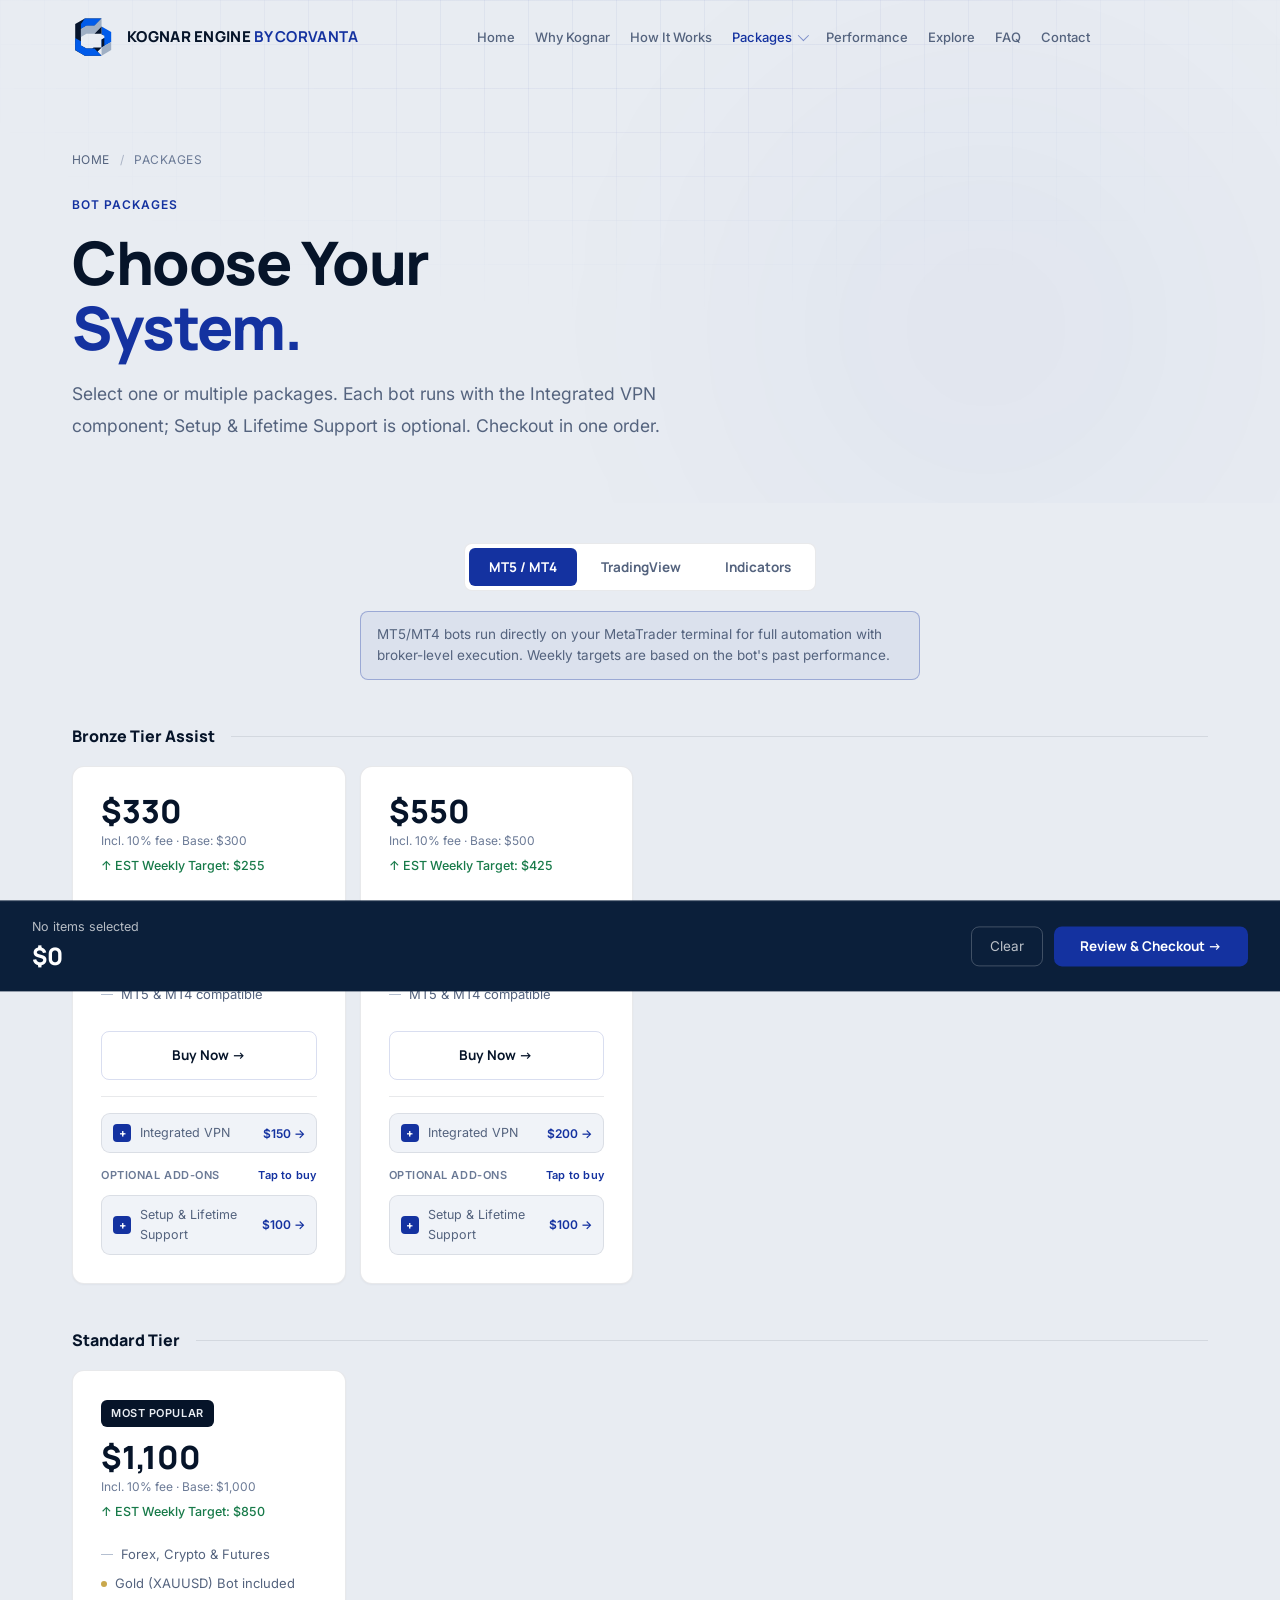
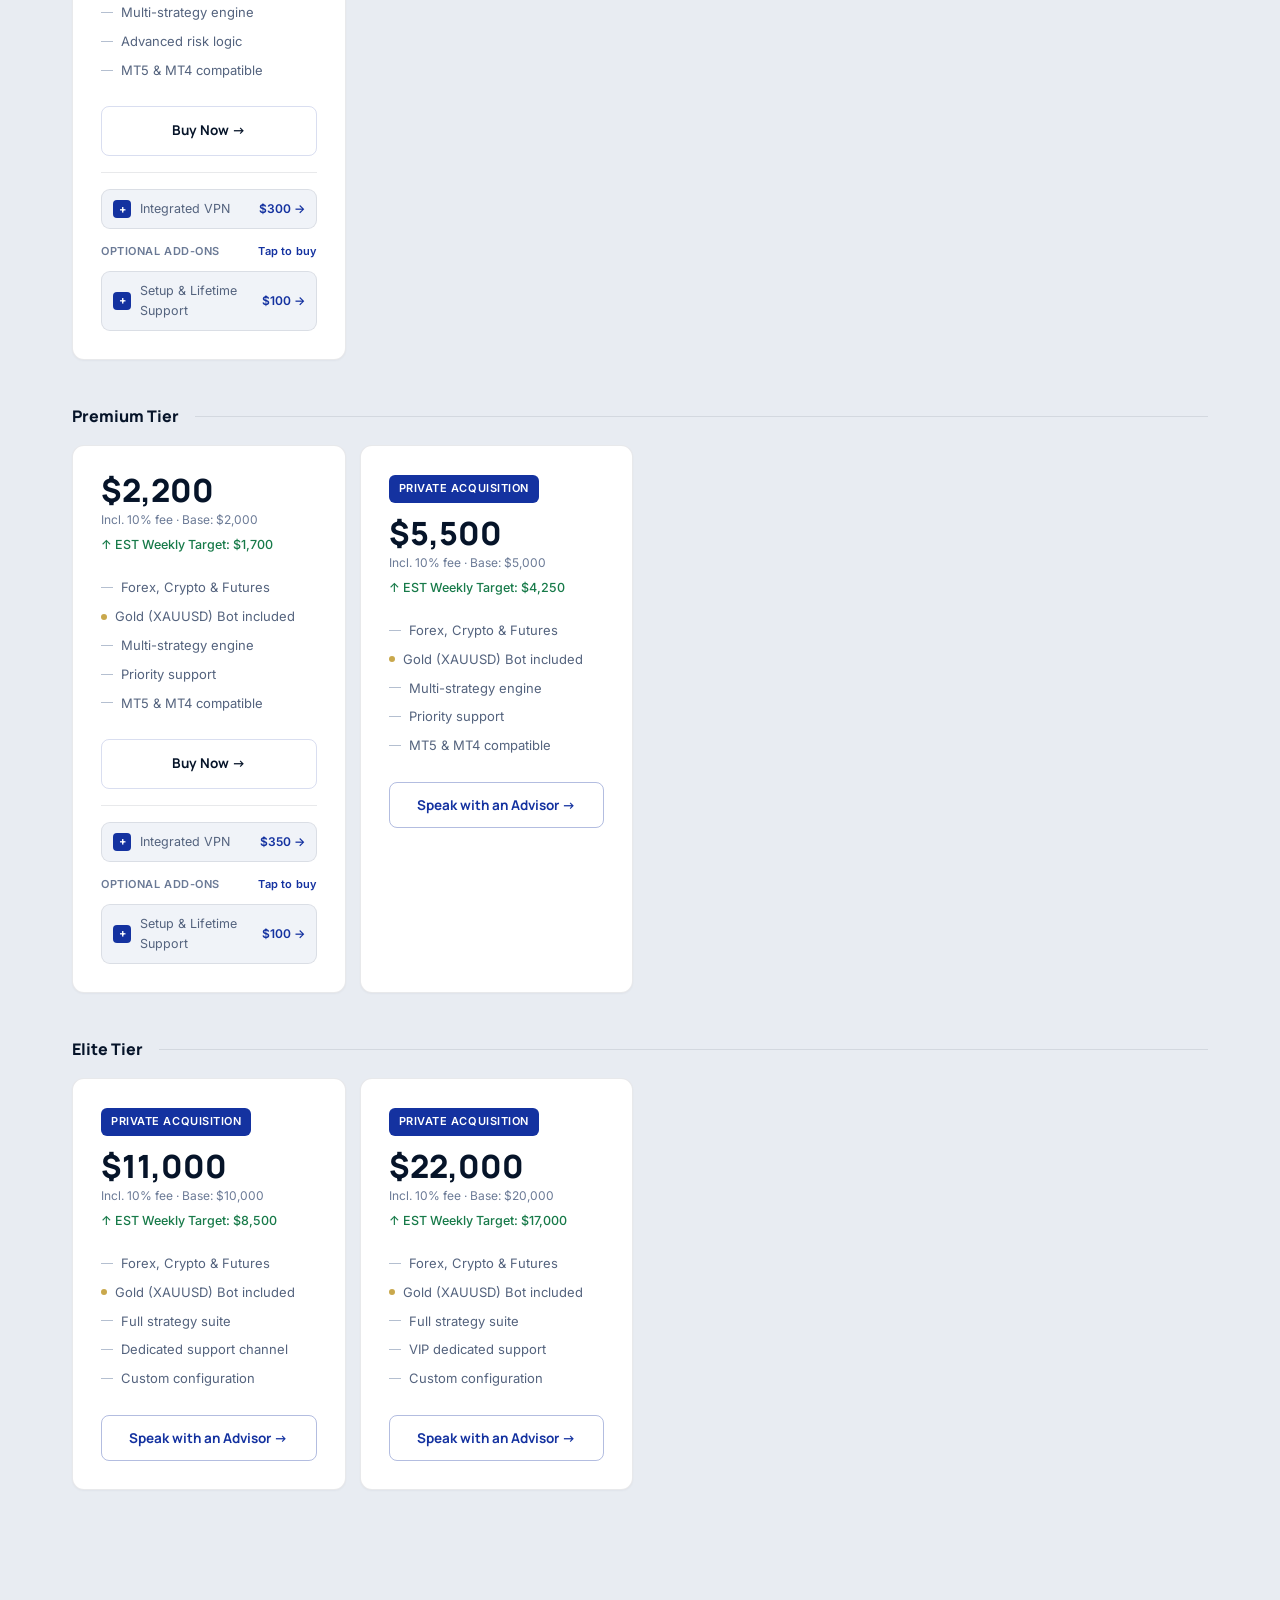
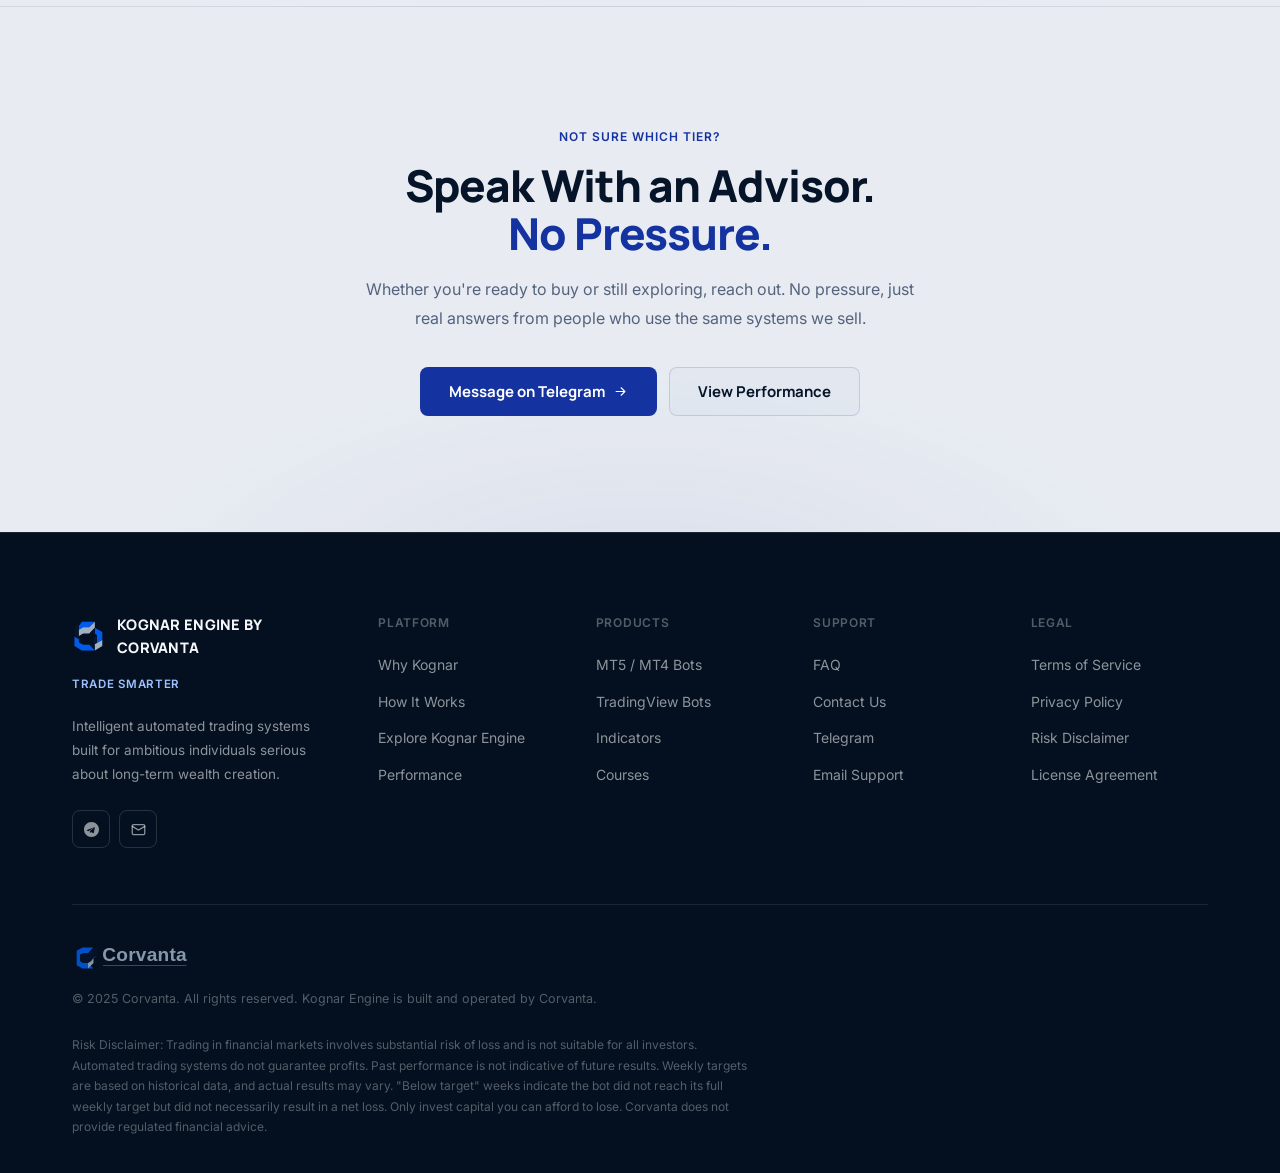
<file: packages.html>
<!DOCTYPE html>
<html lang="en">
<head>
<meta charset="UTF-8">
<meta name="viewport" content="width=device-width,initial-scale=1.0,viewport-fit=cover">
<title>Kognar Engine Bot Packages and Pricing | Corvanta</title>
<meta name="description" content="Kognar Engine packages from Corvanta: MT5 and MT4 bots, TradingView bots and AI indicators, each with the Integrated VPN component and optional Setup & Lifetime Support.">
<link rel="canonical" href="https://vaneguardgroup.com/packages.html">
<meta name="robots" content="index,follow,max-image-preview:large,max-snippet:-1,max-video-preview:-1">
<meta name="theme-color" content="#E8ECF2">
<meta name="author" content="Corvanta">
<meta name="application-name" content="Kognar Engine">
<link rel="icon" href="favicon.ico" sizes="any">
<link rel="icon" type="image/svg+xml" href="kognar-engine-icon.svg">
<link rel="icon" type="image/png" sizes="32x32" href="favicon-32x32.png">
<link rel="icon" type="image/png" sizes="16x16" href="favicon-16x16.png">
<link rel="apple-touch-icon" sizes="180x180" href="apple-touch-icon.png">
<link rel="manifest" href="site.webmanifest">
<meta property="og:type" content="website">
<meta property="og:site_name" content="Kognar Engine by Corvanta">
<meta property="og:locale" content="en_US">
<meta property="og:title" content="Kognar Engine Bot Packages">
<meta property="og:description" content="Kognar Engine packages from Corvanta: MT5 and MT4 bots, TradingView bots and AI indicators, each with the Integrated VPN component and optional Setup & Lifetime Support.">
<meta property="og:url" content="https://vaneguardgroup.com/packages.html">
<meta property="og:image" content="https://vaneguardgroup.com/og-image.png">
<meta property="og:image:type" content="image/png">
<meta property="og:image:width" content="1200">
<meta property="og:image:height" content="630">
<meta property="og:image:alt" content="The Kognar Engine logo above the Corvanta wordmark">
<meta name="twitter:card" content="summary_large_image">
<meta name="twitter:title" content="Kognar Engine Bot Packages">
<meta name="twitter:description" content="Kognar Engine packages from Corvanta: MT5 and MT4 bots, TradingView bots and AI indicators, each with the Integrated VPN component and optional Setup & Lifetime Support.">
<meta name="twitter:image" content="https://vaneguardgroup.com/og-image.png">
<meta name="twitter:image:alt" content="The Kognar Engine logo above the Corvanta wordmark">
<link rel="preconnect" href="https://fonts.googleapis.com">
<link rel="preconnect" href="https://fonts.gstatic.com" crossorigin>
<link href="https://fonts.googleapis.com/css2?family=Manrope:wght@500;600;700;800&family=Inter:wght@400;500;600&display=swap" rel="stylesheet">
<script type="application/ld+json">
{
  "@context": "https://schema.org",
  "@graph": [
    {
      "@type": "Organization",
      "@id": "https://vaneguardgroup.com/#corvanta",
      "name": "Corvanta",
      "url": "https://vaneguardgroup.com/",
      "description": "Corvanta is the software company that builds and operates Kognar Engine, its flagship AI trading engine.",
      "logo": {
        "@type": "ImageObject",
        "url": "https://vaneguardgroup.com/android-chrome-512x512.png",
        "width": 512,
        "height": 512
      },
      "image": "https://vaneguardgroup.com/og-image.png",
      "contactPoint": {
        "@type": "ContactPoint",
        "contactType": "customer support",
        "url": "https://t.me/cateb007",
        "availableLanguage": "English"
      }
    },
    {
      "@type": "WebSite",
      "@id": "https://vaneguardgroup.com/#website",
      "url": "https://vaneguardgroup.com/",
      "name": "Kognar Engine by Corvanta",
      "inLanguage": "en",
      "publisher": { "@id": "https://vaneguardgroup.com/#corvanta" }
    },
    {
      "@type": "SoftwareApplication",
      "@id": "https://vaneguardgroup.com/#kognar-engine",
      "name": "Kognar Engine",
      "alternateName": "Kognar Engine by Corvanta",
      "applicationCategory": "FinanceApplication",
      "applicationSubCategory": "Automated trading software",
      "operatingSystem": "MetaTrader 5, MetaTrader 4, TradingView",
      "url": "https://vaneguardgroup.com/packages.html",
      "image": "https://vaneguardgroup.com/og-image.png",
      "description": "Kognar Engine is an AI-powered automated trading system built by Corvanta. It runs backtested strategies on MetaTrader 5, MetaTrader 4 and TradingView, placing, managing and closing trades by rule across forex, crypto and futures, with risk-per-trade limits, automatic stop-losses and breakeven triggers enforced on every position.",
      "publisher": { "@id": "https://vaneguardgroup.com/#corvanta" },
      "author": { "@id": "https://vaneguardgroup.com/#corvanta" },
      "isPartOf": { "@id": "https://vaneguardgroup.com/#website" }
    },
    {
      "@type": "WebPage",
      "@id": "https://vaneguardgroup.com/packages.html#webpage",
      "url": "https://vaneguardgroup.com/packages.html",
      "name": "Kognar Engine Bot Packages",
      "description": "Kognar Engine packages from Corvanta: MT5 and MT4 bots, TradingView bots and AI indicators, each with the Integrated VPN component and optional Setup & Lifetime Support.",
      "inLanguage": "en",
      "isPartOf": { "@id": "https://vaneguardgroup.com/#website" },
      "about": { "@id": "https://vaneguardgroup.com/#kognar-engine" },
      "primaryImageOfPage": "https://vaneguardgroup.com/og-image.png"
    }
  ]
}
</script>
<style>
/* Kognar Engine by Corvanta
   Design system: tokens, layout, components.
   .zone-dark re-declares the same tokens with inverted values so
   dark sections (footer, contact) restyle without duplicate rules. */
*,*::before,*::after{box-sizing:border-box;margin:0;padding:0}
html{scroll-behavior:smooth;font-size:16px;-webkit-text-size-adjust:100%;overflow-x:hidden}
body{background:#E8ECF2;color:#061429;font-family:'Inter',sans-serif;font-weight:400;line-height:1.6;overflow-x:hidden;-webkit-font-smoothing:antialiased}
a{color:inherit;text-decoration:none}
img{max-width:100%;display:block}
button{font-family:inherit}
::selection{background:rgba(20,50,160,.18);color:#061429}

:root{
  --bg:#E8ECF2;--bg1:#F0F3F8;--bg2:#FFFFFF;--panel:#FFFFFF;--panel2:#F5F8FC;
  --line:rgba(6,20,41,.09);--line2:rgba(20,50,160,.16);
  --blu:#1432A0;--blu2:#1E40C8;--cyan:#4169E1;
  --bluGlow:rgba(20,50,160,.06);--bluLine:rgba(20,50,160,.32);
  --red:#e5646f;--amber:#C9A84C;
  --t1:#061429;--t2:#54637E;--t3:#6B7A96;--t4:#B4BFD0;
  --disp:'Manrope',sans-serif;--mono:'Inter',sans-serif;
  --e:cubic-bezier(.32,.72,0,1);--fast:.25s var(--e);--slow:.6s var(--e);
  --r:8px;--r2:12px;--r3:16px;
}
/* dark-zone override: footer, .kognar panel, contact section.
   Same token names, inverted values -> every component below
   (cards, kickers, buttons, text) adapts automatically. */
.zone-dark{
  --bg1:#0B1F3A;--panel:#0e1b30;--panel2:#0c1a2e;
  --line:rgba(255,255,255,.09);--line2:rgba(255,255,255,.14);
  --bluGlow:rgba(65,105,225,.14);--bluLine:rgba(65,105,225,.45);
  --t1:#f5f7fb;--t2:rgba(255,255,255,.55);--t3:rgba(255,255,255,.32);--t4:rgba(255,255,255,.2);
  color:var(--t1);
}

.wrap{max-width:1200px;margin:0 auto;padding:0 32px}
section{position:relative;padding:116px 0}
.center{text-align:center}
.center .sec-sub{margin-inline:auto}

/* TYPE */
.kicker{display:inline-block;font-family:var(--mono);font-size:12px;font-weight:600;letter-spacing:.08em;text-transform:uppercase;color:var(--blu);margin-bottom:16px}
.zone-dark .kicker{color:#9ec1ff}
.sec-title{font-family:var(--disp);font-size:clamp(30px,4.4vw,50px);font-weight:800;letter-spacing:-.025em;line-height:1.08;color:var(--t1)}
.sec-title .g{color:var(--blu)}
.sec-sub{font-size:16px;font-weight:400;color:var(--t2);line-height:1.8;max-width:560px;margin-top:18px}
.lede{font-size:clamp(15px,1.7vw,17.5px);font-weight:400;color:var(--t2);line-height:1.85}

/* REVEALS */
.rv,.rv-l,.rv-r,.rv-s{opacity:0;transform:translateY(12px);transition:opacity .45s ease,transform .45s ease}
.rv.on,.rv-l.on,.rv-r.on,.rv-s.on{opacity:1;transform:none}
.d1{transition-delay:.05s}.d2{transition-delay:.09s}.d3{transition-delay:.13s}.d4{transition-delay:.17s}.d5{transition-delay:.21s}.d6{transition-delay:.25s}

/* BUTTONS */
.btn{position:relative;display:inline-flex;align-items:center;justify-content:center;gap:8px;font-family:var(--disp);font-size:14px;font-weight:700;padding:14px 24px;border-radius:var(--r);border:1px solid transparent;cursor:pointer;transition:background .18s ease,border-color .18s ease,color .18s ease;white-space:nowrap;line-height:1}
.btn svg{width:15px;height:15px;transition:transform var(--fast)}
.btn-g{background:var(--blu);color:#fff}
.btn-g:hover{background:var(--blu2)}
.btn-o{background:rgba(20,50,160,.02);color:var(--t1);border-color:var(--line2)}
.btn-o:hover{border-color:var(--bluLine);color:var(--blu);background:var(--bluGlow)}
.zone-dark .btn-o{color:var(--t1);border-color:var(--line2);background:rgba(255,255,255,.03)}
.btn-ghost{color:var(--t2);background:transparent}
.btn-ghost:hover{color:var(--t1)}
.btn-sm{padding:10px 16px;font-size:13px}
.btn-lg{padding:16px 28px;font-size:15px}

/* NAV */
#nav{position:fixed;inset:0 0 auto;z-index:1000;transition:height .3s var(--e),background .3s var(--e),box-shadow .3s var(--e)}
#nav.stuck{background:rgba(232,236,242,.88);backdrop-filter:blur(24px) saturate(1.3);-webkit-backdrop-filter:blur(24px) saturate(1.3);border-bottom:1px solid var(--line);box-shadow:0 10px 30px rgba(6,20,41,.08)}
.nav-in{display:flex;align-items:center;justify-content:space-between;gap:14px;height:74px;min-width:0}
.nav-logo{display:flex;align-items:center;gap:11px;min-width:0;flex:0 1 auto;overflow:hidden}
.nav-logo-img{width:44px;height:44px;border-radius:10px;object-fit:cover;flex:0 0 44px}
.nav-name{font-family:var(--disp);font-size:15px;font-weight:800;letter-spacing:.02em;color:var(--t1);line-height:1.1;white-space:nowrap}
.nav-name b{color:var(--blu);font-weight:700}
.nav-motto{white-space:nowrap;font-family:var(--mono);font-size:10px;font-weight:500;letter-spacing:.06em;text-transform:uppercase;color:var(--t3)}
.nav-links{display:flex;align-items:center;gap:2px;list-style:none;min-width:0}
.nav-links>li{position:relative}
.nav-links a.top{position:relative;white-space:nowrap;font-size:13.5px;font-weight:500;color:var(--t2);padding:10px 13px;border-radius:8px;transition:var(--fast);display:flex;align-items:center;gap:6px}
.nav-links a.top:hover,.nav-links a.top.active{color:var(--t1)}
.nav-links a.top.active{color:var(--blu)}
.nav-links a.top .car{width:8px;height:8px;border-right:1.4px solid currentColor;border-bottom:1.4px solid currentColor;transform:rotate(45deg) translateY(-2px);transition:var(--fast);opacity:.5}
.nav-links>li:hover .car{transform:rotate(225deg) translateY(-1px)}
.mega{position:absolute;top:calc(100% + 10px);left:50%;transform:translateX(-50%) translateY(-6px);background:linear-gradient(180deg,#FFFFFF,#F7F9FC);border:1px solid var(--line2);border-radius:var(--r2);padding:10px;min-width:290px;opacity:0;visibility:hidden;transition:.3s var(--e);box-shadow:0 30px 80px -12px rgba(6,20,41,.25)}
.nav-links>li:hover .mega,.nav-links>li:focus-within .mega{opacity:1;visibility:visible;transform:translateX(-50%) translateY(0)}
.mega a{display:flex;align-items:center;gap:13px;padding:10px 12px;border-radius:10px;transition:var(--fast)}
.mega a:hover,.mega a:focus-visible{background:rgba(20,50,160,.05)}
.mg-ic{width:34px;height:34px;border-radius:9px;background:var(--bluGlow);border:1px solid rgba(20,50,160,.18);display:flex;align-items:center;justify-content:center;flex-shrink:0}
.mg-ic svg{width:15px;height:15px;stroke:var(--blu);fill:none;stroke-width:1.8;stroke-linecap:round;stroke-linejoin:round}
.mg-t{font-size:13.5px;font-weight:700;color:var(--t1)}
.mg-s{font-size:12px;color:var(--t3);margin-top:1px}
.mega-all{border-top:1px solid var(--line);margin-top:6px;padding-top:8px}
.mega-all a{justify-content:center;font-family:var(--mono);font-size:12.5px;font-weight:600;letter-spacing:.03em;text-transform:uppercase;color:var(--blu)}
.nav-cta{display:flex;align-items:center;gap:10px;flex:0 0 auto}
.burger{display:none;width:42px;height:42px;border-radius:10px;border:1px solid var(--line2);background:none;cursor:pointer;flex-direction:column;align-items:center;justify-content:center;gap:5px}
.burger span{display:block;width:18px;height:1.6px;background:var(--t2)}
#mnav{position:fixed;inset:0;background:rgba(232,236,242,.98);backdrop-filter:blur(20px);z-index:1001;display:none;flex-direction:column;align-items:center;justify-content:flex-start;gap:2px;overflow-y:auto;padding:80px 20px 40px}
#mnav.open{display:flex}
#mnav a{font-family:var(--disp);font-size:20px;font-weight:700;color:var(--t1);padding:10px 30px;transition:transform .4s var(--e),opacity .4s var(--e);text-align:center}
#mnav a:hover{color:var(--blu)}
#mnav .m-sub{font-size:13.5px;font-weight:400;color:var(--t2);padding:4px 30px}
.mclose{position:absolute;top:20px;right:24px;width:42px;height:42px;border-radius:var(--r);border:1px solid var(--line2);background:none;color:var(--t2);font-size:18px;cursor:pointer}

/* HERO */
.hero{position:relative;min-height:100svh;display:flex;align-items:center;overflow:hidden;padding-top:150px}
.hero-bg-grid{position:absolute;inset:0;background-image:linear-gradient(rgba(20,50,160,.05) 1px,transparent 1px),linear-gradient(90deg,rgba(20,50,160,.05) 1px,transparent 1px);background-size:44px 44px;-webkit-mask-image:radial-gradient(ellipse 75% 65% at 50% 42%,#000 25%,transparent 72%);mask-image:radial-gradient(ellipse 75% 65% at 50% 42%,#000 25%,transparent 72%)}
.hero-beam{position:absolute;width:70vw;height:70vw;border-radius:50%;filter:blur(120px);opacity:.35;pointer-events:none;background:radial-gradient(circle,rgba(20,50,160,.13),transparent 62%);top:-24%;right:-12%}
.hero-beam.o2{top:auto;bottom:-30%;right:auto;left:-14%;width:50vw;height:50vw;background:radial-gradient(circle,rgba(201,168,76,.13),transparent 62%);opacity:.3}
.hero-ticker{position:absolute;top:74px;left:0;right:0;height:46px;overflow:hidden;z-index:2;background:rgba(255,255,255,.55);backdrop-filter:blur(10px);border-bottom:1px solid var(--line)}
.hero-ticker .tradingview-widget-container{height:46px}
.h-split{display:grid;grid-template-columns:1.06fr .94fr;gap:52px;align-items:center;position:relative;z-index:2;width:100%}
.h-gem{width:100%;aspect-ratio:1;max-width:520px;margin:0 auto;position:relative}
.h-gem canvas{width:100%;height:100%;display:block}
.eyebrow{display:inline-block;font-family:var(--mono);font-size:12px;font-weight:600;letter-spacing:.08em;text-transform:uppercase;color:var(--blu)}
.h-title{font-family:var(--disp);font-size:clamp(36px,5.2vw,62px);font-weight:800;letter-spacing:-.03em;line-height:1.06;color:var(--t1);margin:18px 0 20px}
.h-title .ln{display:block}
.h-title .g{color:var(--blu)}
.h-sub{max-width:560px}
.h-cta{display:flex;gap:12px;flex-wrap:wrap;margin-top:30px}
.h-trust{display:flex;gap:22px;flex-wrap:wrap;margin-top:32px}
.h-trust div{display:flex;align-items:center;gap:8px;font-size:13px;color:var(--t2)}
.h-trust svg{width:14px;height:14px;stroke:var(--blu);fill:none;stroke-width:2.2;stroke-linecap:round;stroke-linejoin:round;flex-shrink:0}
@media(max-width:1024px){.h-split{grid-template-columns:1fr;gap:0}.h-gem{order:-1;max-width:300px}}
@media(max-width:999px){.h-split{grid-template-columns:1fr}.h-gem{order:-1;max-width:240px;margin:0 auto 4px}}
@media(max-width:640px){.hero{min-height:auto;padding-top:108px;padding-bottom:40px}.h-trust{gap:14px}.h-gem{max-width:200px}.h-title{margin-top:16px}}

/* CRYSTAL CARDS */
.card{background:var(--panel);border:1px solid var(--line);border-radius:var(--r2);position:relative;overflow:hidden;transition:border-color .18s ease,box-shadow .18s ease;box-shadow:0 1px 2px rgba(6,20,41,.04)}
.zone-dark .card{box-shadow:none}
.card:hover{border-color:var(--line2);box-shadow:0 6px 20px rgba(6,20,41,.08)}
.zone-dark .card:hover{box-shadow:none;border-color:var(--line2)}
.card>*{position:relative}
.ic{width:44px;height:44px;border-radius:10px;background:var(--bluGlow);border:1px solid rgba(20,50,160,.18);display:flex;align-items:center;justify-content:center;flex-shrink:0}
.ic svg{width:19px;height:19px;stroke:var(--blu);fill:none;stroke-width:1.8;stroke-linecap:round;stroke-linejoin:round}

/* FIND-IT CARDS (why-section) */
.findit{display:grid;grid-template-columns:repeat(3,1fr);gap:14px}
.fi-card{padding:32px 26px;display:flex;flex-direction:column;align-items:flex-start}
.fi-num{font-family:var(--mono);font-size:13px;font-weight:600;letter-spacing:.06em;color:var(--blu);line-height:1;margin-bottom:14px}
.fi-title{font-family:var(--disp);font-size:18px;font-weight:700;color:var(--t1);margin-bottom:8px}
.fi-desc{font-size:13.5px;color:var(--t2);line-height:1.7;flex:1}

@media(max-width:1200px){.findit{grid-template-columns:repeat(2,1fr)}}
@media(max-width:640px){.findit{grid-template-columns:1fr}}

/* STEP GRID */
.stepgrid{display:grid;grid-template-columns:repeat(3,1fr);gap:16px;margin-top:46px}
.step{background:var(--panel);border:1px solid var(--line);border-radius:var(--r2);padding:30px 26px;position:relative;transition:border-color .18s ease}
.step:hover{border-color:var(--line2)}
.step-n{font-family:var(--mono);font-size:12.5px;font-weight:600;color:var(--blu);letter-spacing:.06em;margin-bottom:14px}
.step h3{font-family:var(--disp);font-size:17px;font-weight:800;color:var(--t1);margin-bottom:9px}
.step p{font-size:13.5px;color:var(--t2);line-height:1.75}
@media(max-width:860px){.stepgrid{grid-template-columns:1fr}}

/* PANEL HEADER + MINI CHART */
.pv-header{display:flex;justify-content:space-between;align-items:center;margin-bottom:20px}
.pv-title{font-family:var(--mono);font-size:12px;font-weight:600;color:var(--t3);letter-spacing:.06em;text-transform:uppercase}
.pv-chart{height:96px;display:flex;align-items:flex-end;gap:2px;margin-bottom:20px}
.pv-bar{flex:1;border-radius:3px 3px 0 0;min-width:0;transform:scaleY(0);transform-origin:bottom;transition:transform .6s var(--e)}
.chart-grow .pv-bar{transform:scaleY(1)}
.pv-bar.w{background:linear-gradient(to top,var(--blu),var(--cyan))}
.pv-bar.a{background:linear-gradient(to top,var(--amber),#e3c583)}
.pv-bar.m{background:var(--t4)}

/* STAT ROW */
.stat-row{display:grid;grid-template-columns:repeat(4,1fr);gap:1px;background:var(--line);border:1px solid var(--line);border-radius:var(--r2);overflow:hidden;margin-top:44px}
.stat-cell{background:var(--panel);padding:26px 22px;text-align:center}
.stat-v{font-family:var(--disp);font-size:clamp(22px,3vw,30px);font-weight:800;color:var(--t1);letter-spacing:-.02em;font-variant-numeric:tabular-nums}
.stat-v.green{color:#1f8a54}.stat-v.blue{color:var(--blu)}
.stat-l{font-family:var(--mono);font-size:11.5px;font-weight:500;letter-spacing:.05em;text-transform:uppercase;color:var(--t3);margin-top:8px;display:flex;align-items:center;justify-content:center;gap:6px}
@media(max-width:760px){.stat-row{grid-template-columns:1fr 1fr}}

/* PERFORMANCE PANELS */
.perf-grid{display:grid;grid-template-columns:1fr 1fr;gap:20px;margin-top:20px}
.perf-panel{background:var(--panel);border:1px solid var(--line);border-radius:var(--r2);padding:28px}
.perf-panel-title{font-family:var(--mono);font-size:12px;color:var(--t3);letter-spacing:.06em;text-transform:uppercase;margin-bottom:20px;font-weight:600}
.bar-chart{height:140px;display:flex;align-items:flex-end;gap:2px}
.pc-bar{flex:1;border-radius:2px 2px 0 0;min-width:0;transition:opacity .2s;transform:scaleY(0);transform-origin:bottom}
.chart-grow .pc-bar{transform:scaleY(1)}
.pc-bar:hover{opacity:.72}
.pc-bar.w{background:linear-gradient(to top,var(--blu),var(--cyan))}
.pc-bar.a{background:linear-gradient(to top,var(--amber),#e3c583)}
.pc-bar.m{background:var(--t4)}
.perf-legend{display:flex;gap:16px;font-size:11.5px;color:var(--t2);margin-top:14px;flex-wrap:wrap}
.leg-dot{width:7px;height:7px;border-radius:50%;display:inline-block;margin-right:6px;vertical-align:middle}
.donut-wrap{display:flex;flex-direction:column;align-items:center}
.donut-svg{width:170px;height:170px}
.donut-svg circle{transition:stroke-dasharray 1s ease,stroke-dashoffset 1s ease}
.donut-legend{display:flex;flex-direction:column;gap:9px;margin-top:18px;width:100%}
.dl-row{display:flex;align-items:center;justify-content:space-between;font-size:12.5px}
.dl-left{display:flex;align-items:center;gap:8px;color:var(--t2)}
.dl-val{font-weight:700;color:var(--t1)}
@media(max-width:900px){.perf-grid{grid-template-columns:1fr}}

.pairs-grid{display:grid;grid-template-columns:repeat(3,1fr);gap:14px;margin-top:16px}
.pair-card{padding:22px}
.pair-name{font-size:13.5px;font-weight:600;color:var(--t1);margin-bottom:12px;display:flex;align-items:center;justify-content:center;gap:7px}
.pair-tag{font-family:var(--mono);font-size:10.5px;font-weight:600;letter-spacing:.05em;text-transform:uppercase;padding:2px 7px;border-radius:5px;background:rgba(201,168,76,.15);color:#9c7a2e}
.pair-chart{height:150px;margin:6px 0 14px;border-radius:9px;overflow:hidden;border:1px solid var(--line)}
.pair-chart .tradingview-widget-container{height:100%;width:100%}
.pair-rate{font-family:var(--disp);font-size:1.7rem;font-weight:800;color:#1f8a54}
.pair-lbl{font-family:var(--mono);font-size:11.5px;color:var(--t3);letter-spacing:.05em;text-transform:uppercase;margin-top:3px}
@media(max-width:760px){.pairs-grid{grid-template-columns:1fr 1fr}}
@media(max-width:480px){.pairs-grid{grid-template-columns:1fr}}

.perf-detail-grid{display:grid;grid-template-columns:repeat(3,1fr);gap:14px;margin-top:20px}
.pd-card{padding:22px;text-align:center}
.pd-val{font-family:var(--disp);font-size:1.4rem;font-weight:800;color:var(--t1);margin-bottom:3px}
.pd-val.green{color:#1f8a54}
.pd-lbl{font-size:11px;color:var(--t2)}
@media(max-width:760px){.perf-detail-grid{grid-template-columns:1fr}}

/* REVIEWS */
.reviews-grid{display:grid;grid-template-columns:repeat(auto-fill,minmax(280px,1fr));gap:16px}
.r-card{padding:28px}
.r-stars{color:var(--amber);font-size:13px;letter-spacing:.1em;margin-bottom:12px}
.r-text{font-size:14px;color:var(--t2);line-height:1.75;margin-bottom:18px}
.r-author{display:flex;align-items:center;gap:11px}
.r-av{width:36px;height:36px;border-radius:8px;background:var(--blu);color:#fff;display:flex;align-items:center;justify-content:center;font-size:12px;font-weight:700;flex-shrink:0;font-family:var(--disp)}
.r-name{font-size:13px;font-weight:600;color:var(--t1)}
.r-pkg{font-size:12px;color:var(--t3)}
.r-country{font-size:11.5px;color:var(--blu);font-weight:500}
.swipe-hint{display:none;font-size:12px;color:var(--t3);margin-top:14px}
@media(max-width:900px){.reviews-grid{display:flex;overflow-x:auto;scroll-snap-type:x mandatory;gap:14px;margin:0 -32px;padding:0 32px 10px;-webkit-overflow-scrolling:touch;scrollbar-width:none}.reviews-grid::-webkit-scrollbar{display:none}.r-card{min-width:min(84%,340px);scroll-snap-align:center}.swipe-hint{display:block}}

/* PRICING */
.tab-bar{display:inline-flex;gap:4px;background:var(--panel);border:1px solid var(--line);border-radius:var(--r);padding:4px;margin-top:20px}
.tab-btn{padding:10px 20px;border-radius:6px;font-family:var(--disp);font-size:13.5px;font-weight:700;border:none;cursor:pointer;background:transparent;color:var(--t2);transition:var(--fast);white-space:nowrap}
.tab-btn.active{background:var(--blu);color:#fff}
.tab-panel{display:none}
.tab-panel.active{display:block}
.tier-hdr{display:flex;align-items:center;gap:16px;margin-bottom:16px;margin-top:44px}
.tier-tag{font-family:var(--disp);font-size:16px;font-weight:800;color:var(--t1);white-space:nowrap}
.tier-line{flex:1;height:1px;background:var(--line)}
.cards-row{display:grid;grid-template-columns:repeat(auto-fill,minmax(260px,1fr));gap:14px}
.p-card{padding:28px}
.p-badge{position:static;display:inline-block;margin-bottom:14px;background:var(--t1);color:var(--bg);font-family:var(--mono);font-size:11px;font-weight:600;letter-spacing:.05em;text-transform:uppercase;padding:5px 10px;border-radius:6px}
.p-badge.contact{background:var(--blu);color:#fff}
.p-price{font-family:var(--disp);font-size:2rem;font-weight:800;color:var(--t1);line-height:1;margin-bottom:4px}
.p-fee{font-size:12px;color:var(--t3);margin-bottom:6px}
.p-target{font-family:var(--mono);font-size:12.5px;font-weight:500;color:#177a49;margin-bottom:18px}
.p-features{list-style:none;margin-bottom:22px}
.p-features li{font-size:13px;color:var(--t2);padding:4px 0;display:flex;align-items:center;gap:8px}
.p-features li::before{content:'';width:12px;height:1px;background:var(--t4);flex-shrink:0}
.p-features li.gold::before{content:'';width:6px;height:6px;border-radius:50%;background:var(--amber)}
.p-btn{width:100%;padding:13px;border-radius:var(--r);font-family:var(--disp);font-size:13.5px;font-weight:700;cursor:pointer;transition:var(--fast);text-align:center;text-decoration:none;display:block;border:1px solid transparent}
.p-btn-sel{background:transparent;color:var(--t1);border-color:var(--line2)}
.p-btn-sel:hover,.p-btn-sel.sel{background:var(--t1);color:var(--bg);border-color:var(--t1)}
.p-btn-contact{background:transparent;color:var(--blu);border-color:var(--bluLine)}
.p-btn-contact:hover{background:var(--blu);color:#fff}
.card-addons{margin-top:16px;padding-top:16px;border-top:1px solid var(--line);display:flex;flex-direction:column;gap:8px}
.addons-hdr{display:flex;align-items:center;justify-content:space-between;font-family:var(--mono);font-size:11px;font-weight:600;letter-spacing:.05em;text-transform:uppercase;color:var(--t3);margin-bottom:2px}
.addons-tap{font-size:11px;font-weight:600;letter-spacing:.02em;text-transform:none;color:var(--blu)}
.card-addon-row{display:flex;align-items:center;gap:9px;padding:9px 11px;border-radius:9px;border:1px solid var(--line);background:var(--bg1);transition:border-color .15s,background .15s;text-decoration:none}
.card-addon-row:hover{border-color:var(--bluLine);background:var(--bluGlow)}
.addon-plus{width:18px;height:18px;flex-shrink:0;border-radius:4px;background:var(--blu);color:#fff;font-size:11px;font-weight:700;display:flex;align-items:center;justify-content:center;line-height:1}
.addon-lbl{font-size:12.5px;color:var(--t2);flex:1}
.addon-price-tag{font-family:var(--mono);font-size:12px;color:var(--blu);font-weight:600}
.card-addon-row+.addons-hdr{margin-top:6px}
.p-note{font-size:13.5px;color:var(--t2);margin-top:20px;padding:12px 16px;background:var(--bluGlow);border:1px solid var(--bluLine);border-radius:var(--r);max-width:560px}

.ind-grid{display:grid;grid-template-columns:repeat(auto-fill,minmax(240px,1fr));gap:14px;margin-top:20px}
.ind-card{padding:26px}
.ind-name{font-family:var(--disp);font-size:16px;font-weight:800;color:var(--t1);margin-bottom:3px}
.ind-tagline{font-size:12.5px;color:var(--blu);font-weight:600;margin-bottom:10px}
.ind-desc{font-size:13px;color:var(--t2);line-height:1.65;margin-bottom:16px}
.ind-price{font-family:var(--disp);font-size:1.4rem;font-weight:800;color:var(--t1);margin-bottom:3px}
.ind-fee{font-size:12px;color:var(--t3);margin-bottom:16px}

/* CHECKOUT BAR + MODAL (dark, matches source) */
.checkout-bar{position:fixed;bottom:0;left:0;right:0;z-index:600;background:#0B1F3A;border-top:1px solid rgba(255,255,255,.08);padding:16px 32px;display:flex;align-items:center;justify-content:space-between;gap:16px;flex-wrap:wrap;transform:translateY(100%);transition:transform .4s var(--e)}
.checkout-bar.visible{transform:translateY(0)}
.cb-items{font-size:12.5px;color:rgba(255,255,255,.7);max-width:60vw;overflow:hidden;text-overflow:ellipsis;white-space:nowrap}
.cb-total{font-family:var(--disp);font-size:1.5rem;font-weight:800;color:#fff}
.cb-actions{display:flex;gap:11px}
.cb-clear{background:transparent;color:rgba(255,255,255,.72);border:1px solid rgba(255,255,255,.22);padding:11px 18px;border-radius:var(--r);font-size:13.5px;cursor:pointer;transition:var(--fast)}
.cb-clear:hover{color:#fff}
.cb-pay{background:var(--blu);color:#fff;padding:11px 26px;border-radius:var(--r);font-family:var(--disp);font-size:13.5px;font-weight:700;border:none;cursor:pointer;transition:var(--fast)}
.cb-pay:hover{background:var(--blu2)}
.modal-overlay{display:none;position:fixed;inset:0;z-index:700;background:rgba(6,20,41,.6);backdrop-filter:blur(8px);align-items:center;justify-content:center}
.modal-overlay.open{display:flex}
.modal{background:#fff;border-radius:var(--r3);padding:34px;max-width:440px;width:92%;position:relative;box-shadow:0 24px 80px rgba(6,20,41,.3);max-height:90vh;overflow-y:auto}
.modal-close{position:absolute;top:14px;right:16px;width:36px;height:36px;background:none;border:1px solid var(--line);border-radius:var(--r);font-size:18px;cursor:pointer;color:var(--t2)}
.modal h2{font-family:var(--disp);font-size:20px;font-weight:800;color:var(--t1);margin-bottom:20px}
.modal-row{display:flex;justify-content:space-between;padding:10px 0;border-bottom:1px solid var(--line);font-size:13px}
.modal-row span:first-child{color:var(--t2)}
.modal-row span:last-child{font-weight:600;color:var(--t1)}
.modal-total{display:flex;justify-content:space-between;padding:16px 0 20px;font-family:var(--disp);font-size:19px;font-weight:800;color:var(--t1)}
.modal-note{background:var(--bluGlow);border-radius:var(--r);padding:13px;font-size:12px;color:var(--t2);line-height:1.6;margin-bottom:20px}
.modal-actions{display:flex;gap:11px}
.modal-pay{flex:2;background:var(--t1);color:#fff;padding:13px;border-radius:var(--r);font-family:var(--disp);font-size:13.5px;font-weight:700;border:none;cursor:pointer}
.modal-pay:hover{background:var(--blu)}
.modal-back{flex:1;background:transparent;color:var(--t2);padding:13px;border-radius:var(--r);border:1px solid var(--line2);cursor:pointer;font-size:13.5px}

/* FAQ */
.faq-wrap{max-width:700px;margin-top:20px}
.faq-item{border-bottom:1px solid var(--line)}
.faq-q{width:100%;display:flex;justify-content:space-between;align-items:center;padding:20px 4px;background:none;border:none;cursor:pointer;font-family:var(--disp);font-size:16px;font-weight:700;color:var(--t1);text-align:left;gap:16px}
.faq-icon{font-size:16px;color:var(--t3);transition:transform .25s var(--e);flex-shrink:0}
.faq-item.open .faq-icon{transform:rotate(45deg);color:var(--blu)}
.faq-a{font-size:14px;color:var(--t2);line-height:1.75;max-height:0;overflow:hidden;transition:max-height .35s var(--e),padding .2s;padding:0 4px}
.faq-item.open .faq-a{max-height:260px;padding-bottom:18px}

/* CONTACT */
.contact-grid{display:grid;grid-template-columns:1fr 1fr;gap:60px;margin-top:40px;align-items:start}
.c-links{display:flex;flex-direction:column;gap:11px;margin-top:22px}
.c-link{display:flex;align-items:center;gap:14px;padding:16px 18px;border:1px solid var(--line);border-radius:var(--r2);color:var(--t2);text-decoration:none;font-size:13.5px;transition:var(--fast)}
.c-link:hover{border-color:var(--bluLine);color:var(--t1);background:var(--bluGlow)}
.c-link-icon{font-size:18px;flex-shrink:0}
.c-link-body{display:flex;flex-direction:column}
.c-link-label{font-family:var(--mono);font-size:11.5px;font-weight:600;letter-spacing:.05em;text-transform:uppercase;color:var(--t3);margin-bottom:3px}
.c-link-val{font-size:13px;color:var(--t2)}
.c-badge{display:inline-flex;align-items:center;gap:5px;font-family:var(--mono);font-size:11px;font-weight:600;letter-spacing:.04em;text-transform:uppercase;color:#4cc98f;background:rgba(63,174,125,.14);border:1px solid rgba(63,174,125,.34);padding:3px 8px;border-radius:5px;margin-top:4px;width:fit-content}
.contact-form{background:var(--panel);border:1px solid var(--line);border-radius:var(--r2);padding:30px}
.contact-form h3{font-family:var(--disp);font-size:17px;font-weight:800;color:var(--t1);margin-bottom:22px}
.cf-grp{margin-bottom:15px}
.cf-grp label{display:block;font-family:var(--mono);font-size:11.5px;font-weight:600;color:var(--t2);letter-spacing:.04em;text-transform:uppercase;margin-bottom:7px}
.cf-grp input,.cf-grp textarea,.cf-grp select{width:100%;background:rgba(255,255,255,.06);border:1px solid var(--line2);border-radius:var(--r);padding:12px 14px;color:var(--t1);font-family:'Inter',sans-serif;font-size:13.5px;outline:none;transition:border-color .2s;resize:vertical}
.cf-grp input::placeholder,.cf-grp textarea::placeholder{color:var(--t3)}
.cf-grp input:focus,.cf-grp textarea:focus,.cf-grp select:focus{border-color:var(--bluLine)}
.cf-grp textarea{min-height:90px}
.cf-grp select option{background:#0B1F3A;color:#fff}
.c-note{font-size:12.5px;color:var(--t3);line-height:1.7;margin-top:16px;max-width:400px}
.cf-intro{font-size:13px;color:var(--t2);line-height:1.7;margin:-10px 0 20px}
.cf-preview{margin-top:4px;border:1px solid var(--line);border-radius:var(--r);background:var(--bg1);overflow:hidden}
.cf-preview-h{font-family:var(--mono);font-size:11px;font-weight:600;letter-spacing:.05em;text-transform:uppercase;color:var(--t3);padding:10px 14px;border-bottom:1px solid var(--line)}
.cf-preview pre{margin:0;padding:14px;font-family:var(--mono);font-size:12.5px;line-height:1.7;color:var(--t2);white-space:pre-wrap;word-break:break-word;max-height:190px;overflow:auto}
.cf-actions{display:flex;gap:10px;flex-wrap:wrap;margin-top:18px}
.cf-actions .btn{flex:1 1 auto}
.cf-actions .btn-ghost{flex:0 0 auto}
.cf-status{font-size:12.5px;color:#4cc98f;margin-top:12px;min-height:18px}
.cf-status.warn{color:var(--amber)}
@media(max-width:900px){.contact-grid{grid-template-columns:1fr;gap:32px}}

/* CTA BANNER */
.cta-band{border-top:1px solid var(--line);background:radial-gradient(ellipse 70% 80% at 50% 115%,rgba(20,50,160,.07),transparent 60%)}

/* FOOTER (sphere lives here) */
footer{border-top:1px solid var(--line);padding:80px 0 36px;position:relative;overflow:hidden}
.f-sphere{position:absolute;right:-110px;bottom:-110px;width:400px;height:400px;opacity:.5;pointer-events:auto;z-index:0}
.f-grid{display:grid;grid-template-columns:1.5fr 1fr 1fr 1fr 1fr;gap:40px;margin-bottom:56px;position:relative;z-index:1}
.f-logo{display:flex;align-items:center;gap:11px;margin-bottom:16px}
.f-logo img{width:34px;height:34px;border-radius:8px;object-fit:cover}
.f-name{font-family:var(--disp);font-size:14.5px;font-weight:800;letter-spacing:.02em;color:var(--t1)}
.f-motto{font-family:var(--mono);font-size:11.5px;font-weight:600;letter-spacing:.06em;text-transform:uppercase;color:#9ec1ff;margin-bottom:20px}
.f-desc{font-size:13.5px;color:var(--t2);line-height:1.8;max-width:300px;margin-bottom:24px}
.f-social{display:flex;gap:9px}
.f-soc{width:38px;height:38px;border-radius:var(--r);border:1px solid var(--line2);display:flex;align-items:center;justify-content:center;transition:border-color .18s ease,background .18s ease}
.f-soc:hover{border-color:var(--bluLine);background:var(--bluGlow)}
.f-soc svg{width:15px;height:15px;color:var(--t2)}
.f-soc:hover svg{color:#9ec1ff}
.f-h{font-family:var(--mono);font-size:12px;font-weight:600;letter-spacing:.06em;text-transform:uppercase;color:var(--t3);margin-bottom:20px}
.f-ls{list-style:none;display:flex;flex-direction:column;gap:11px}
.f-ls a{font-size:14px;color:var(--t2);transition:color .18s ease}
.f-ls a:hover{color:#fff}
.f-btm{border-top:1px solid var(--line);padding-top:30px;display:flex;justify-content:space-between;gap:26px;flex-wrap:wrap;position:relative;z-index:1}
.f-brandline{display:flex;flex-direction:column;align-items:flex-start;gap:12px}
.f-wordmark{height:42px;width:auto;opacity:.85}
.f-copy{font-size:12.5px;color:var(--t3)}
.f-mini{font-size:12px;color:var(--t3);line-height:1.7;max-width:680px}
@media(max-width:1024px){.f-grid{grid-template-columns:1fr 1fr}.f-brand{grid-column:1/-1}}
@media(max-width:900px){.f-grid{grid-template-columns:1fr;gap:36px}.f-btm{flex-direction:column}.f-sphere{width:260px;height:260px}}

/* UTILS */
#pbar{position:fixed;inset:0 auto auto 0;height:2px;background:var(--blu);z-index:9999;width:0;transition:width .12s linear}
#stop{position:fixed;bottom:24px;right:24px;width:44px;height:44px;border-radius:var(--r);background:var(--panel);border:1px solid var(--line2);color:var(--blu);cursor:pointer;display:flex;align-items:center;justify-content:center;z-index:500;opacity:0;transform:translateY(16px);transition:var(--fast);box-shadow:0 8px 24px rgba(6,20,41,.12)}
#stop.vis{opacity:1;transform:none}
#stop:hover{border-color:var(--bluLine)}
#stop svg{width:17px;height:17px}
.skip-link{position:absolute;left:-9999px;top:0;z-index:1200;background:var(--blu);color:#fff;padding:12px 20px;border-radius:0 0 var(--r) 0;font-weight:600;font-size:14px}
.skip-link:focus{left:0}
a:focus-visible,button:focus-visible,input:focus-visible,textarea:focus-visible,select:focus-visible,.card:focus-visible,canvas:focus-visible{outline:2px solid var(--blu);outline-offset:3px;border-radius:6px}

/* the sphere runs everywhere; density is reduced on small screens in JS */
canvas.pv-orb{display:block;width:100%;height:100%;background:transparent;outline:none;-webkit-tap-highlight-color:transparent;touch-action:pan-y}

/* INNER PAGE HEADER */
.page-head{position:relative;padding:150px 0 60px;overflow:hidden}
.page-head .hero-bg-grid{-webkit-mask-image:radial-gradient(ellipse 80% 90% at 50% 0%,#000 20%,transparent 70%);mask-image:radial-gradient(ellipse 80% 90% at 50% 0%,#000 20%,transparent 70%)}
.page-head .wrap{position:relative;z-index:2}
.page-head .sec-title{font-size:clamp(34px,5.4vw,60px)}
.page-head .lede{max-width:640px;margin-top:18px}
.crumb{font-family:var(--mono);font-size:12px;letter-spacing:.04em;text-transform:uppercase;color:var(--t3);margin-bottom:22px;display:flex;gap:10px;align-items:center}
.crumb a{color:var(--t2)}.crumb a:hover{color:var(--blu)}
.crumb span{opacity:.5}
@media(max-width:640px){.page-head{padding:112px 0 44px}}

/* WHAT-IS SECTION (home) */
.what-grid{display:grid;grid-template-columns:1.05fr .95fr;gap:52px;align-items:center}
.what-points{display:grid;gap:12px;margin-top:26px}
.what-pt{display:flex;gap:14px;align-items:flex-start;padding:16px 18px;border:1px solid var(--line);border-radius:var(--r2);background:var(--panel)}
.what-pt .ic{width:38px;height:38px;border-radius:10px}
.what-pt h3{font-family:var(--disp);font-size:15px;font-weight:800;color:var(--t1);margin-bottom:3px}
.what-pt p{font-size:13.5px;color:var(--t2);line-height:1.65}
.what-visual{position:relative}
.what-visual .card{padding:26px}
.tick{display:flex;justify-content:space-between;align-items:center;padding:12px 0;border-bottom:1px solid var(--line);font-size:13px}
.tick:last-child{border-bottom:0}
.tick .k{color:var(--t2)}
.tick .v{font-family:var(--mono);font-size:12.5px;font-weight:500;color:var(--t1)}
.tick .v.up{color:#177a49}
.flow{display:flex;align-items:center;gap:8px;margin-top:18px;font-family:var(--mono);font-size:11.5px;font-weight:500;letter-spacing:.03em;text-transform:uppercase;color:var(--t3);flex-wrap:wrap}
.flow b{color:var(--blu);font-weight:500}
.flow i{font-style:normal;opacity:.5}
@media(max-width:960px){.what-grid{grid-template-columns:1fr;gap:32px}}

/* PERFORMANCE SNAPSHOT (home) */
.snap{display:grid;grid-template-columns:1fr 1fr;gap:20px;margin-top:44px;align-items:stretch}
.snap .card{padding:26px}
.snap-stats{display:grid;grid-template-columns:1fr 1fr;gap:12px}
.snap-stat{padding:18px 16px;border:1px solid var(--line);border-radius:var(--r);background:var(--bg1);text-align:center}
.snap-cta{margin-top:30px;text-align:center}
@media(max-width:860px){.snap{grid-template-columns:1fr}}

/* PENDING METRICS (performance page) */
.metric-grid{display:grid;grid-template-columns:repeat(5,1fr);gap:14px;margin-top:20px}
.metric .stat-l{color:var(--t2)}
.metric{padding:22px 20px;border:1px solid var(--line);border-radius:var(--r2);background:var(--panel)}
.metric .stat-v{font-size:clamp(20px,2.4vw,26px)}
.metric .stat-l{justify-content:flex-start;text-align:left}
.months{display:grid;grid-template-columns:repeat(12,1fr);gap:6px;margin-top:16px}
.mo{aspect-ratio:1;border-radius:8px;border:1px solid var(--line);background:var(--bg1);display:flex;flex-direction:column;align-items:center;justify-content:center;gap:5px}
.mo b{font-family:var(--mono);font-size:11px;color:var(--t3);font-weight:500;letter-spacing:.05em;text-transform:uppercase}
.mo span{font-family:var(--disp);font-size:clamp(14px,1.5vw,19px);font-weight:800;color:#177a49}
@media(max-width:1100px){.metric-grid{grid-template-columns:repeat(3,1fr)}}
@media(max-width:1000px){.months{grid-template-columns:repeat(6,1fr)}}
@media(max-width:700px){.metric-grid{grid-template-columns:1fr 1fr}}
@media(max-width:480px){.months{grid-template-columns:repeat(4,1fr)}}

/* EXPLORE PAGE */
.ex-toc{display:flex;gap:8px;flex-wrap:wrap;margin-top:28px}
.ex-toc a{font-family:var(--mono);font-size:12.5px;font-weight:500;letter-spacing:.03em;color:var(--t2);border:1px solid var(--line2);padding:8px 14px;border-radius:6px;transition:var(--fast)}
.ex-toc a:hover{color:var(--blu);border-color:var(--bluLine);background:var(--bluGlow)}
.ex-block{max-width:760px;margin:0 auto}
.ex-block .sec-title{font-size:clamp(26px,3.6vw,40px)}
.ex-block p{font-size:16px;color:var(--t2);line-height:1.85;margin-top:18px}
.ex-block p b{color:var(--t1);font-weight:600}
.ex-block .lead{font-size:clamp(17px,2vw,20px);color:var(--t1);font-weight:400;line-height:1.7}
.ex-compare{display:grid;grid-template-columns:1fr 1fr;gap:16px;margin-top:34px}
.ex-col{padding:28px}
.ex-col h3{font-family:var(--disp);font-size:18px;font-weight:800;color:var(--t1);margin-bottom:16px;display:flex;align-items:center;gap:10px}
.ex-col h3 .pill{font-family:var(--mono);font-size:11px;font-weight:600;letter-spacing:.04em;text-transform:uppercase;padding:4px 8px;border-radius:5px}
.pill.bad{color:#b23a48;background:rgba(229,100,111,.12);border:1px solid rgba(229,100,111,.3)}
.pill.good{color:#1f8a54;background:rgba(63,174,125,.12);border:1px solid rgba(63,174,125,.3)}
.ex-col ul{list-style:none;display:grid;gap:11px}
.ex-col li{font-size:14px;color:var(--t2);line-height:1.6;padding-left:22px;position:relative}
.ex-col li::before{content:'';position:absolute;left:0;top:9px;width:11px;height:1.5px;background:var(--t4)}
.ex-col.good li::before{width:6px;height:6px;border-radius:50%;background:var(--blu);top:7px}
.ex-quote{margin:44px auto 0;max-width:760px;padding:30px 34px;border-left:2px solid var(--amber);background:linear-gradient(90deg,rgba(201,168,76,.07),transparent);border-radius:0 var(--r2) var(--r2) 0}
.ex-quote p{font-family:var(--disp);font-size:clamp(17px,2vw,21px);font-weight:600;color:var(--t1);line-height:1.55;margin:0}
.ex-steps{display:grid;grid-template-columns:repeat(3,1fr);gap:14px;margin-top:36px}
@media(max-width:860px){.ex-compare,.ex-steps{grid-template-columns:1fr}}

/* HOME → sub-page CTA rows */
.cta-row{display:flex;gap:12px;flex-wrap:wrap;justify-content:center;margin-top:34px}

@media(prefers-reduced-motion:reduce){
  *,*::before,*::after{animation-duration:.01ms!important;animation-iteration-count:1!important;transition-duration:.01ms!important}
  .pc-bar,.pv-bar{transform:scaleY(1)}
  .rv,.rv-l,.rv-r,.rv-s{opacity:1;transform:none}
}

@media(max-width:1280px){.nav-links a.top{padding:10px 9px;font-size:13px}.nav-motto{display:none}}
@media(max-width:1140px){.nav-links li.opt{display:none}}
@media(max-width:1040px){.nav-links a.top{padding:10px 7px;font-size:12.5px}.nav-cta .btn-o{display:none}}
@media(max-width:960px){.nav-motto{display:none}}
@media(max-width:900px){
  section{padding:88px 0}
  .wrap{padding:0 22px}
  .nav-links,.nav-cta .btn-o{display:none}
  .burger{display:flex}
  .btn-lg{padding:16px 30px;font-size:13.5px}
  .stat-row{grid-template-columns:1fr 1fr}
  .contact-grid{grid-template-columns:1fr}
  .f-ls a{display:inline-block;padding:8px 0}
}
@media(max-width:640px){
  .nav-in{height:64px;gap:10px}
  .nav-logo-img{width:36px;height:36px;flex:0 0 36px;border-radius:9px}
  /* the lockup is a word longer than a single-word brand, so it steps down here */
  .nav-name{font-size:12.5px}
  .nav-cta .btn-sm{padding:9px 15px;font-size:11.5px}
  .burger{width:38px;height:38px}
  #nav.stuck .nav-in{height:60px}
  section{padding:68px 0}
  .wrap{padding:0 18px}
  .sec-sub{font-size:15px}
  #stop{bottom:18px;right:18px;width:42px;height:42px}
  .findit,.stepgrid,.stat-row,.pairs-grid,.perf-detail-grid,.ind-grid,.cards-row{grid-template-columns:1fr}
}
/* narrowest phones: stack the lockup onto two lines rather than clipping it */
@media(max-width:400px){
  .nav-name{white-space:normal;line-height:1.15}
  .nav-name b{display:block}
}

/* drawdown shown alongside any published win-rate figure */
.dd-note{font-size:12px;line-height:1.65;color:var(--t3);margin-top:14px;padding-top:12px;border-top:1px solid var(--line)}
.dd-note a{color:var(--blu);font-weight:600}
</style>
</head>
<body>
<a href="#main" class="skip-link">Skip to content</a>
<div id="pbar"></div>
<nav id="nav">
  <div class="wrap">
    <div class="nav-in">
      <a class="nav-logo" href="index.html">
        <img src="kognar-engine-icon.svg" class="nav-logo-img" width="44" height="44" decoding="async" alt="Kognar Engine logo">
        <div style="min-width:0">
          <div class="nav-name">KOGNAR ENGINE <b>BY CORVANTA</b></div>
          <div class="nav-motto">Trade Smarter</div>
        </div>
      </a>
      <ul class="nav-links" role="list">
        <li><a class="top" href="index.html">Home</a></li>
        <li><a class="top" href="index.html#why">Why Kognar</a></li>
        <li><a class="top" href="index.html#how">How It Works</a></li>
        <li>
          <a class="top" href="packages.html" aria-haspopup="true">Packages <span class="car" aria-hidden="true"></span></a>
          <div class="mega" style="min-width:300px">
            <a href="packages.html#mt5"><div class="mg-ic"><svg viewBox="0 0 24 24" fill="none" stroke="currentColor" stroke-width="1.8" stroke-linecap="round" stroke-linejoin="round"><path d="M12 3v3M8 21h8M7 6h10a2 2 0 0 1 2 2v7a2 2 0 0 1-2 2H7a2 2 0 0 1-2-2V8a2 2 0 0 1 2-2z"/><circle cx="9.5" cy="11.5" r=".8"/><circle cx="14.5" cy="11.5" r=".8"/></svg></div><div><div class="mg-t">MT4 / MT5 Bots</div><div class="mg-s">Runs on MetaTrader, fully automatic</div></div></a>
            <a href="packages.html#tv"><div class="mg-ic"><svg viewBox="0 0 24 24" fill="none" stroke="currentColor" stroke-width="1.8" stroke-linecap="round" stroke-linejoin="round"><path d="M3 3v18h18"/><path d="m7 14 4-5 3 3 5-7"/></svg></div><div><div class="mg-t">TradingView Bots</div><div class="mg-s">Your chart alert becomes a live order</div></div></a>
            <a href="packages.html#ind"><div class="mg-ic"><svg viewBox="0 0 24 24" fill="none" stroke="currentColor" stroke-width="1.8" stroke-linecap="round" stroke-linejoin="round"><path d="m12 2 9 5-9 5-9-5 9-5z"/><path d="m3 12 9 5 9-5"/><path d="m3 17 9 5 9-5"/></svg></div><div><div class="mg-t">Indicators</div><div class="mg-s">AI signal assistance, manual control</div></div></a>
            <div class="mega-all"><a href="packages.html">View all packages</a></div>
          </div>
        </li>
        <li><a class="top" href="performance.html">Performance</a></li>
        <li><a class="top" href="explore.html">Explore</a></li>
        <li class="opt"><a class="top" href="index.html#faq">FAQ</a></li>
        <li><a class="top" href="index.html#contact">Contact</a></li>
      </ul>
      <div class="nav-cta">
        <button class="burger" id="burger" aria-label="Open navigation menu" aria-expanded="false" aria-controls="mnav"><span></span><span></span><span></span></button>
      </div>
    </div>
  </div>
</nav>
<div id="mnav">
  <button class="mclose" aria-label="Close navigation menu">&#10005;</button>
  <a href="index.html">Home</a>
  <a href="index.html#why">Why Kognar</a>
  <a href="index.html#how">How It Works</a>
  <a href="packages.html">Packages</a>
  <a class="m-sub" href="packages.html#mt5">MT4 / MT5 Bots</a>
  <a class="m-sub" href="packages.html#tv">TradingView Bots</a>
  <a class="m-sub" href="packages.html#ind">Indicators</a>
  <a href="performance.html">Performance</a>
  <a href="explore.html">Explore Kognar Engine</a>
  <a href="index.html#faq">FAQ</a>
  <a href="index.html#contact">Contact</a>
  <a href="index.html#contact" style="color:var(--blu)">Contact us</a>
</div>
<header class="page-head">
  <div class="hero-bg-grid" aria-hidden="true"></div>
  <div class="hero-beam" aria-hidden="true"></div>
  <div class="wrap">
    <div class="crumb"><a href="index.html">Home</a><span>/</span>Packages</div>
    <span class="kicker">Bot Packages</span>
    <h1 class="sec-title">Choose Your<br><span class="g">System.</span></h1>
    <p class="lede">Select one or multiple packages. Each bot runs with the Integrated VPN component; Setup &amp; Lifetime Support is optional. Checkout in one order.</p>
  </div>
</header>
<main id="main">
<section id="pricing" style="padding-top:20px">
  <div class="wrap">
    <div class="center rv d1"><div class="tab-bar" role="tablist" aria-label="Package platform">
      <button class="tab-btn active" type="button" role="tab" id="tabbtn-mt5" aria-controls="tab-mt5" aria-selected="true" onclick="switchTab('mt5',this)">MT5 / MT4</button>
      <button class="tab-btn" type="button" role="tab" id="tabbtn-tv" aria-controls="tab-tv" aria-selected="false" onclick="switchTab('tv',this)">TradingView</button>
      <button class="tab-btn" type="button" role="tab" id="tabbtn-ind" aria-controls="tab-ind" aria-selected="false" onclick="switchTab('ind',this)">Indicators</button>
    </div></div>

    <div class="tab-panel active" id="tab-mt5" role="tabpanel" aria-labelledby="tabbtn-mt5">
      <p class="p-note" style="margin-inline:auto">MT5/MT4 bots run directly on your MetaTrader terminal for full automation with broker-level execution. Weekly targets are based on the bot's past performance.</p>
      <div class="tier-hdr"><h2 class="tier-tag">Bronze Tier Assist</h2><div class="tier-line"></div></div>
      <div class="cards-row">
        <div class="card p-card">
          <div class="p-price">$330</div><div class="p-fee">Incl. 10% fee &middot; Base: $300</div><div class="p-target">&#8593; EST Weekly Target: $255</div>
          <ul class="p-features"><li>Forex, Crypto &amp; Futures</li><li>Automated entry &amp; exit</li><li>Risk management built-in</li><li>MT5 &amp; MT4 compatible</li></ul>
          <a href="https://whop.com/checkout/plan_cQSKskKy0jTV3" target="_blank" rel="noopener" class="p-btn p-btn-sel" aria-label="Buy the $330 Bronze Tier Assist bot package on MT5 / MT4">Buy Now &#8594;</a>
          <div class="card-addons">
            <a href="https://whop.com/checkout/plan_LGizHu89IZb3p" target="_blank" rel="noopener" class="card-addon-row" aria-label="Add the Integrated VPN component to the $330 package"><span class="addon-plus">+</span><span class="addon-lbl">Integrated VPN</span><span class="addon-price-tag">$150 &#8594;</span></a>
            <div class="addons-hdr">Optional Add-Ons <span class="addons-tap">Tap to buy</span></div>
            <a href="https://whop.com/checkout/plan_DTQbAMwrtDKeG" target="_blank" rel="noopener" class="card-addon-row" aria-label="Add Setup and Lifetime Support to the $330 package"><span class="addon-plus">+</span><span class="addon-lbl">Setup &amp; Lifetime Support</span><span class="addon-price-tag">$100 &#8594;</span></a>
          </div>
        </div>
        <div class="card p-card">
          <div class="p-price">$550</div><div class="p-fee">Incl. 10% fee &middot; Base: $500</div><div class="p-target">&#8593; EST Weekly Target: $425</div>
          <ul class="p-features"><li>Forex, Crypto &amp; Futures</li><li>Automated entry &amp; exit</li><li>Risk management built-in</li><li>MT5 &amp; MT4 compatible</li></ul>
          <a href="https://whop.com/checkout/plan_O2JixTOXv9uZp" target="_blank" rel="noopener" class="p-btn p-btn-sel" aria-label="Buy the $550 Bronze Tier Assist bot package on MT5 / MT4">Buy Now &#8594;</a>
          <div class="card-addons">
            <a href="https://whop.com/checkout/plan_HKLEmoGS65ohT" target="_blank" rel="noopener" class="card-addon-row" aria-label="Add the Integrated VPN component to the $550 package"><span class="addon-plus">+</span><span class="addon-lbl">Integrated VPN</span><span class="addon-price-tag">$200 &#8594;</span></a>
            <div class="addons-hdr">Optional Add-Ons <span class="addons-tap">Tap to buy</span></div>
            <a href="https://whop.com/checkout/plan_DTQbAMwrtDKeG" target="_blank" rel="noopener" class="card-addon-row" aria-label="Add Setup and Lifetime Support to the $550 package"><span class="addon-plus">+</span><span class="addon-lbl">Setup &amp; Lifetime Support</span><span class="addon-price-tag">$100 &#8594;</span></a>
          </div>
        </div>
      </div>
      <div class="tier-hdr"><h2 class="tier-tag">Standard Tier</h2><div class="tier-line"></div></div>
      <div class="cards-row">
        <div class="card p-card">
          <div class="p-badge">Most Popular</div>
          <div class="p-price">$1,100</div><div class="p-fee">Incl. 10% fee &middot; Base: $1,000</div><div class="p-target">&#8593; EST Weekly Target: $850</div>
          <ul class="p-features"><li>Forex, Crypto &amp; Futures</li><li class="gold">Gold (XAUUSD) Bot included</li><li>Multi-strategy engine</li><li>Advanced risk logic</li><li>MT5 &amp; MT4 compatible</li></ul>
          <a href="https://whop.com/checkout/plan_yF4Nc9RLqZMhU" target="_blank" rel="noopener" class="p-btn p-btn-sel" aria-label="Buy the $1,100 Standard Tier bot package on MT5 / MT4">Buy Now &#8594;</a>
          <div class="card-addons">
            <a href="https://whop.com/checkout/plan_WinMxyztRnzNw" target="_blank" rel="noopener" class="card-addon-row" aria-label="Add the Integrated VPN component to the $1,100 package"><span class="addon-plus">+</span><span class="addon-lbl">Integrated VPN</span><span class="addon-price-tag">$300 &#8594;</span></a>
            <div class="addons-hdr">Optional Add-Ons <span class="addons-tap">Tap to buy</span></div>
            <a href="https://whop.com/checkout/plan_DTQbAMwrtDKeG" target="_blank" rel="noopener" class="card-addon-row" aria-label="Add Setup and Lifetime Support to the $1,100 package"><span class="addon-plus">+</span><span class="addon-lbl">Setup &amp; Lifetime Support</span><span class="addon-price-tag">$100 &#8594;</span></a>
          </div>
        </div>
      </div>
      <div class="tier-hdr"><h2 class="tier-tag">Premium Tier</h2><div class="tier-line"></div></div>
      <div class="cards-row">
        <div class="card p-card">
          <div class="p-price">$2,200</div><div class="p-fee">Incl. 10% fee &middot; Base: $2,000</div><div class="p-target">&#8593; EST Weekly Target: $1,700</div>
          <ul class="p-features"><li>Forex, Crypto &amp; Futures</li><li class="gold">Gold (XAUUSD) Bot included</li><li>Multi-strategy engine</li><li>Priority support</li><li>MT5 &amp; MT4 compatible</li></ul>
          <a href="https://whop.com/checkout/plan_HAZiWVgZfv14i" target="_blank" rel="noopener" class="p-btn p-btn-sel" aria-label="Buy the $2,200 Premium Tier bot package on MT5 / MT4">Buy Now &#8594;</a>
          <div class="card-addons">
            <a href="https://whop.com/checkout/plan_vkMsb8P9o9wDf" target="_blank" rel="noopener" class="card-addon-row" aria-label="Add the Integrated VPN component to the $2,200 package"><span class="addon-plus">+</span><span class="addon-lbl">Integrated VPN</span><span class="addon-price-tag">$350 &#8594;</span></a>
            <div class="addons-hdr">Optional Add-Ons <span class="addons-tap">Tap to buy</span></div>
            <a href="https://whop.com/checkout/plan_DTQbAMwrtDKeG" target="_blank" rel="noopener" class="card-addon-row" aria-label="Add Setup and Lifetime Support to the $2,200 package"><span class="addon-plus">+</span><span class="addon-lbl">Setup &amp; Lifetime Support</span><span class="addon-price-tag">$100 &#8594;</span></a>
          </div>
        </div>
        <div class="card p-card contact-card">
          <div class="p-badge contact">Private Acquisition</div>
          <div class="p-price">$5,500</div><div class="p-fee">Incl. 10% fee &middot; Base: $5,000</div><div class="p-target">&#8593; EST Weekly Target: $4,250</div>
          <ul class="p-features"><li>Forex, Crypto &amp; Futures</li><li class="gold">Gold (XAUUSD) Bot included</li><li>Multi-strategy engine</li><li>Priority support</li><li>MT5 &amp; MT4 compatible</li></ul>
          <button class="p-btn p-btn-contact" type="button" onclick="openTelegram()" aria-label="Speak with an advisor about the $5,500 Premium Tier bot package on MT5 / MT4">Speak with an Advisor &#8594;</button>
        </div>
      </div>
      <div class="tier-hdr"><h2 class="tier-tag">Elite Tier</h2><div class="tier-line"></div></div>
      <div class="cards-row">
        <div class="card p-card contact-card"><div class="p-badge contact">Private Acquisition</div><div class="p-price">$11,000</div><div class="p-fee">Incl. 10% fee &middot; Base: $10,000</div><div class="p-target">&#8593; EST Weekly Target: $8,500</div><ul class="p-features"><li>Forex, Crypto &amp; Futures</li><li class="gold">Gold (XAUUSD) Bot included</li><li>Full strategy suite</li><li>Dedicated support channel</li><li>Custom configuration</li></ul><button class="p-btn p-btn-contact" type="button" onclick="openTelegram()" aria-label="Speak with an advisor about the $11,000 Elite Tier bot package on MT5 / MT4">Speak with an Advisor &#8594;</button></div>
        <div class="card p-card contact-card"><div class="p-badge contact">Private Acquisition</div><div class="p-price">$22,000</div><div class="p-fee">Incl. 10% fee &middot; Base: $20,000</div><div class="p-target">&#8593; EST Weekly Target: $17,000</div><ul class="p-features"><li>Forex, Crypto &amp; Futures</li><li class="gold">Gold (XAUUSD) Bot included</li><li>Full strategy suite</li><li>VIP dedicated support</li><li>Custom configuration</li></ul><button class="p-btn p-btn-contact" type="button" onclick="openTelegram()" aria-label="Speak with an advisor about the $22,000 Elite Tier bot package on MT5 / MT4">Speak with an Advisor &#8594;</button></div>
      </div>
    </div>

    <div class="tab-panel" id="tab-tv" role="tabpanel" aria-labelledby="tabbtn-tv" hidden>
      <p class="p-note" style="margin-inline:auto">TradingView bots run natively in your browser. Prices are $100 more than MT5 to reflect added platform flexibility. Weekly targets are based on the bot's past performance.</p>
      <div class="tier-hdr"><h2 class="tier-tag">Bronze Tier Assist</h2><div class="tier-line"></div></div>
      <div class="cards-row">
        <div class="card p-card contact-card"><div class="p-badge contact">Speak with Advisor</div><div class="p-price">$440</div><div class="p-fee">Incl. 10% fee &middot; Base: $400 &middot; TradingView</div><div class="p-target">&#8593; EST Weekly Target: $340</div><ul class="p-features"><li>Forex, Crypto &amp; Futures</li><li>TradingView / Web</li><li>Automated entry &amp; exit</li><li>Risk management built-in</li></ul><button class="p-btn p-btn-contact" type="button" onclick="openTelegram()" aria-label="Speak with an advisor about the $440 Bronze Tier Assist bot package on TradingView">Speak with an Advisor &#8594;</button></div>
        <div class="card p-card contact-card"><div class="p-badge contact">Speak with Advisor</div><div class="p-price">$660</div><div class="p-fee">Incl. 10% fee &middot; Base: $600 &middot; TradingView</div><div class="p-target">&#8593; EST Weekly Target: $510</div><ul class="p-features"><li>Forex, Crypto &amp; Futures</li><li>TradingView / Web</li><li>Automated entry &amp; exit</li><li>Risk management built-in</li></ul><button class="p-btn p-btn-contact" type="button" onclick="openTelegram()" aria-label="Speak with an advisor about the $660 Bronze Tier Assist bot package on TradingView">Speak with an Advisor &#8594;</button></div>
      </div>
      <div class="tier-hdr"><h2 class="tier-tag">Standard Tier</h2><div class="tier-line"></div></div>
      <div class="cards-row">
        <div class="card p-card contact-card"><div class="p-badge contact">Speak with Advisor</div><div class="p-price">$1,210</div><div class="p-fee">Incl. 10% fee &middot; Base: $1,100 &middot; TradingView</div><div class="p-target">&#8593; EST Weekly Target: $935</div><ul class="p-features"><li>Forex, Crypto &amp; Futures</li><li class="gold">Gold (XAUUSD) Bot included</li><li>TradingView / Web</li><li>Multi-strategy engine</li></ul><button class="p-btn p-btn-contact" type="button" onclick="openTelegram()" aria-label="Speak with an advisor about the $1,210 Standard Tier bot package on TradingView">Speak with an Advisor &#8594;</button></div>
      </div>
      <div class="tier-hdr"><h2 class="tier-tag">Premium Tier</h2><div class="tier-line"></div></div>
      <div class="cards-row">
        <div class="card p-card contact-card"><div class="p-badge contact">Speak with Advisor</div><div class="p-price">$2,310</div><div class="p-fee">Incl. 10% fee &middot; Base: $2,100 &middot; TradingView</div><div class="p-target">&#8593; EST Weekly Target: $1,785</div><ul class="p-features"><li>Forex, Crypto &amp; Futures</li><li class="gold">Gold (XAUUSD) Bot included</li><li>TradingView / Web</li><li>Priority support</li></ul><button class="p-btn p-btn-contact" type="button" onclick="openTelegram()" aria-label="Speak with an advisor about the $2,310 Premium Tier bot package on TradingView">Speak with an Advisor &#8594;</button></div>
        <div class="card p-card contact-card"><div class="p-badge contact">Speak with Advisor</div><div class="p-price">$5,610</div><div class="p-fee">Incl. 10% fee &middot; Base: $5,100 &middot; TradingView</div><div class="p-target">&#8593; EST Weekly Target: $4,335</div><ul class="p-features"><li>Forex, Crypto &amp; Futures</li><li class="gold">Gold (XAUUSD) Bot included</li><li>TradingView / Web</li><li>Priority support</li></ul><button class="p-btn p-btn-contact" type="button" onclick="openTelegram()" aria-label="Speak with an advisor about the $5,610 Premium Tier bot package on TradingView">Speak with an Advisor &#8594;</button></div>
      </div>
      <div class="tier-hdr"><h2 class="tier-tag">Elite Tier</h2><div class="tier-line"></div></div>
      <div class="cards-row">
        <div class="card p-card contact-card"><div class="p-badge contact">Private Acquisition</div><div class="p-price">$11,110</div><div class="p-fee">Incl. 10% fee &middot; Base: $10,100</div><div class="p-target">&#8593; EST Weekly Target: $8,585</div><ul class="p-features"><li>Forex, Crypto &amp; Futures</li><li class="gold">Gold (XAUUSD) Bot included</li><li>Full strategy suite</li><li>Custom configuration</li></ul><button class="p-btn p-btn-contact" type="button" onclick="openTelegram()" aria-label="Speak with an advisor about the $11,110 Elite Tier bot package on TradingView">Speak with an Advisor &#8594;</button></div>
        <div class="card p-card contact-card"><div class="p-badge contact">Private Acquisition</div><div class="p-price">$22,110</div><div class="p-fee">Incl. 10% fee &middot; Base: $20,100</div><div class="p-target">&#8593; EST Weekly Target: $17,085</div><ul class="p-features"><li>Forex, Crypto &amp; Futures</li><li class="gold">Gold (XAUUSD) Bot included</li><li>Full strategy suite</li><li>VIP configuration</li></ul><button class="p-btn p-btn-contact" type="button" onclick="openTelegram()" aria-label="Speak with an advisor about the $22,110 Elite Tier bot package on TradingView">Speak with an Advisor &#8594;</button></div>
      </div>
    </div>

    <div class="tab-panel" id="tab-ind" role="tabpanel" aria-labelledby="tabbtn-ind" hidden>
      <p class="p-note" style="margin-inline:auto">Professional-grade AI indicators for traders who prefer manual control with intelligent signal assistance. Weekly targets are based on the bot's past performance.</p>
      <div class="ind-grid">
        <div class="card ind-card contact-card"><div class="p-badge contact" style="position:static;display:inline-block;margin-bottom:.7rem;transform:none">Speak with Advisor</div><div class="ic" style="margin-bottom:12px"><svg viewBox="0 0 24 24" aria-hidden="true"><circle cx="12" cy="12" r="9"/><circle cx="12" cy="12" r="5"/><circle cx="12" cy="12" r="1.5"/></svg></div><div class="ind-name">Sniper Entry</div><div class="ind-tagline">Precision Entry Signals</div><div class="ind-desc">Identifies high-probability entry points with surgical precision. Built for traders who want to enter at exactly the right moment across forex, crypto, and futures.</div><div class="ind-price">$150</div><div class="ind-fee">Includes 10% transaction fee</div><button class="p-btn p-btn-contact" type="button" onclick="openTelegram()" aria-label="Speak with an advisor about the Sniper Entry indicator ($150)">Speak with an Advisor &#8594;</button></div>
        <div class="card ind-card contact-card"><div class="p-badge contact" style="position:static;display:inline-block;margin-bottom:.7rem;transform:none">Speak with Advisor</div><div class="ic" style="margin-bottom:12px"><svg viewBox="0 0 24 24" aria-hidden="true"><path d="M3 3v18h18"/><path d="M7 16V10M12 16V6M17 16v-4"/></svg></div><div class="ind-name">Swing / Long-Term</div><div class="ind-tagline">Long-Term Position Signals</div><div class="ind-desc">Catches major market moves early. Signals optimal hold periods. Includes stocks compatibility, built for position traders and long-term holders.</div><div class="ind-price">$190</div><div class="ind-fee">Includes 10% transaction fee</div><button class="p-btn p-btn-contact" type="button" onclick="openTelegram()" aria-label="Speak with an advisor about the Swing / Long-Term indicator ($190)">Speak with an Advisor &#8594;</button></div>
        <div class="card ind-card contact-card"><div class="p-badge contact" style="position:static;display:inline-block;margin-bottom:.7rem;transform:none">Speak with Advisor</div><div class="ic" style="margin-bottom:12px"><svg viewBox="0 0 24 24" aria-hidden="true"><path d="M2 8c2.5 0 2.5 3 5 3s2.5-3 5-3 2.5 3 5 3 2.5-3 5-3"/><path d="M2 16c2.5 0 2.5 3 5 3s2.5-3 5-3 2.5 3 5 3 2.5-3 5-3"/></svg></div><div class="ind-name">Liquidity Hunter</div><div class="ind-tagline">Smart Money Flow Detection</div><div class="ind-desc">Tracks where institutional liquidity is being hunted. Identifies stop hunts, liquidity sweeps, and order block reactions in real-time.</div><div class="ind-price">$660</div><div class="ind-fee">Includes 10% transaction fee</div><button class="p-btn p-btn-contact" type="button" onclick="openTelegram()" aria-label="Speak with an advisor about the Liquidity Hunter indicator ($660)">Speak with an Advisor &#8594;</button></div>
        <div class="card ind-card contact-card"><div class="p-badge contact" style="position:static;display:inline-block;margin-bottom:.7rem;transform:none">Speak with Advisor</div><div class="ic" style="margin-bottom:12px"><svg viewBox="0 0 24 24" aria-hidden="true"><path d="M13 2 4 14h7l-1 8 9-12h-7l1-8z"/></svg></div><div class="ind-name">Scalping</div><div class="ind-tagline">High-Frequency Short-Term Signals</div><div class="ind-desc">Rapid buy/sell signals optimised for short holding periods, capturing small, consistent gains at high frequency across volatile pairs.</div><div class="ind-price">$113</div><div class="ind-fee">Includes 10% transaction fee</div><button class="p-btn p-btn-contact" type="button" onclick="openTelegram()" aria-label="Speak with an advisor about the Scalping indicator ($113)">Speak with an Advisor &#8594;</button></div>
      </div>
    </div>

  </div>
</section>

<div class="checkout-bar" id="checkoutBar" role="region" aria-label="Order summary">
  <div><div class="cb-items" id="cbItems">No items selected</div><div class="cb-total" id="cbTotal">$0</div></div>
  <div class="cb-actions"><button class="cb-clear" type="button" onclick="clearCart()">Clear</button><button class="cb-pay" type="button" onclick="openModal()">Review &amp; Checkout &#8594;</button></div>
</div>

<div class="modal-overlay" id="modalOverlay" role="dialog" aria-modal="true" aria-label="Order summary" onclick="if(event.target===this)closeModal()">
  <div class="modal">
    <button class="modal-close" type="button" aria-label="Close order summary" onclick="closeModal()">&#10005;</button>
    <h2>Review Your Order</h2>
    <div id="modalRows"></div>
    <div class="modal-total"><span>Total</span><span id="modalTotal">$0</span></div>
    <div class="modal-note">Each item links to its own secure checkout. We'll confirm your full order over Telegram once payment is complete.</div>
    <div class="modal-actions">
      <button class="modal-back" type="button" onclick="closeModal()">Back</button>
      <button class="modal-pay" type="button" onclick="openTelegram()">Continue on Telegram</button>
    </div>
  </div>
</div>



<section class="cta-band">
  <div class="wrap center">
    <div class="rv"><span class="kicker">Not Sure Which Tier?</span></div>
    <h2 class="sec-title rv d1" style="font-size:clamp(28px,4vw,44px)">Speak With an Advisor.<br><span class="g">No Pressure.</span></h2>
    <p class="sec-sub rv d2" style="margin-inline:auto">Whether you're ready to buy or still exploring, reach out. No pressure, just real answers from people who use the same systems we sell.</p>
    <div class="rv d3 cta-row">
      <a class="btn btn-g btn-lg" href="https://t.me/cateb007" target="_blank" rel="noopener">Message on Telegram <svg viewBox="0 0 24 24" fill="none" stroke="currentColor" stroke-width="1.8" stroke-linecap="round" stroke-linejoin="round"><path d="M5 12h14M13 6l6 6-6 6"/></svg></a>
      <a class="btn btn-o btn-lg" href="performance.html">View Performance</a>
    </div>
  </div>
</section>
</main>
<footer class="zone-dark" style="background:#04101F">
  <div class="f-sphere" aria-hidden="true"><canvas class="pv-orb" data-density="380" data-speed=".4" aria-label="Kognar Engine rotating sphere"></canvas></div>
  <div class="wrap">
    <div class="f-grid">
      <div class="f-brand">
        <div class="f-logo"><img src="kognar-engine-icon.svg" width="34" height="34" loading="lazy" decoding="async" alt="Kognar Engine logo"><span class="f-name">KOGNAR ENGINE BY CORVANTA</span></div>
        <div class="f-motto">Trade Smarter</div>
        <p class="f-desc">Intelligent automated trading systems built for ambitious individuals serious about long-term wealth creation.</p>
        <div class="f-social">
          <a href="https://t.me/cateb007" target="_blank" rel="noopener" class="f-soc" aria-label="Telegram"><svg viewBox="0 0 24 24" fill="currentColor"><path d="M12 0C5.373 0 0 5.373 0 12s5.373 12 12 12 12-5.373 12-12S18.627 0 12 0zm5.562 8.248l-1.97 9.28c-.145.658-.537.818-1.084.508l-3-2.21-1.447 1.394c-.16.16-.295.295-.605.295l.213-3.053 5.56-5.023c.242-.213-.054-.333-.373-.12L7.48 14.697l-2.95-.924c-.64-.203-.655-.64.136-.948l11.57-4.46c.532-.194.998.13.826.883z"/></svg></a>
          <a href="mailto:corvantasupportteam@gmail.com" class="f-soc" aria-label="Email support"><svg viewBox="0 0 24 24" fill="none" stroke="currentColor" stroke-width="2" stroke-linecap="round"><rect x="2" y="4" width="20" height="16" rx="2"/><path d="m2 7 10 6 10-6"/></svg></a>
        </div>
      </div>
      <div>
        <p class="f-h">Platform</p>
        <ul class="f-ls"><li><a href="index.html#why">Why Kognar</a></li><li><a href="index.html#how">How It Works</a></li><li><a href="explore.html">Explore Kognar Engine</a></li><li><a href="performance.html">Performance</a></li></ul>
      </div>
      <div>
        <p class="f-h">Products</p>
        <ul class="f-ls"><li><a href="packages.html#mt5">MT5 / MT4 Bots</a></li><li><a href="packages.html#tv">TradingView Bots</a></li><li><a href="packages.html#ind">Indicators</a></li><li><a href="https://t.me/cateb007" target="_blank">Courses</a></li></ul>
      </div>
      <div>
        <p class="f-h">Support</p>
        <ul class="f-ls"><li><a href="index.html#faq">FAQ</a></li><li><a href="index.html#contact">Contact Us</a></li><li><a href="https://t.me/cateb007" target="_blank">Telegram</a></li><li><a href="mailto:corvantasupportteam@gmail.com">Email Support</a></li></ul>
      </div>
      <div>
        <p class="f-h">Legal</p>
        <ul class="f-ls"><li><a href="legal.html">Terms of Service</a></li><li><a href="legal.html">Privacy Policy</a></li><li><a href="legal.html">Risk Disclaimer</a></li><li><a href="legal.html">License Agreement</a></li></ul>
      </div>
    </div>
    <div class="f-btm">
      <div class="f-brandline">
        <img class="f-wordmark" src="corvanta-wordmark-dark.svg" width="760" height="180" loading="lazy" decoding="async" alt="Corvanta wordmark">
        <p class="f-copy">&copy; 2025 Corvanta. All rights reserved. Kognar Engine is built and operated by Corvanta.</p>
      </div>
      <p class="f-mini">Risk Disclaimer: Trading in financial markets involves substantial risk of loss and is not suitable for all investors. Automated trading systems do not guarantee profits. Past performance is not indicative of future results. Weekly targets are based on historical data, and actual results may vary. "Below target" weeks indicate the bot did not reach its full weekly target but did not necessarily result in a net loss. Only invest capital you can afford to lose. Corvanta does not provide regulated financial advice.</p>
    </div>
  </div>
</footer>

<button id="stop" aria-label="Back to top"><svg viewBox="0 0 24 24" fill="none" stroke="currentColor" stroke-width="2.4" stroke-linecap="round" aria-hidden="true"><path d="m18 15-6-6-6 6"/></svg></button>
<script>
/* Kognar Engine by Corvanta
   Interaction: navigation, reading progress, mobile menu,
   scroll reveals, and the point-sphere canvas. */

/* ── NAV / PROGRESS / MOBILE MENU ── */
(function(){
  function init(){
    var nav=document.getElementById('nav'),pbar=document.getElementById('pbar'),stop=document.getElementById('stop'),fab=document.getElementById('tgFab');
    function onScroll(){
      var y=scrollY;
      if(nav) nav.classList.toggle('stuck',y>24);
      if(pbar){var h=document.documentElement.scrollHeight-innerHeight;pbar.style.width=(h>0?y/h*100:0)+'%';}
      if(stop) stop.classList.toggle('vis',y>700);
      if(fab) fab.classList.toggle('show',y>520);
    }
    addEventListener('scroll',onScroll,{passive:true});
    onScroll();
    if(stop) stop.addEventListener('click',function(){scrollTo({top:0,behavior:'smooth'})});
    var burger=document.getElementById('burger'),mnav=document.getElementById('mnav');
    if(burger&&mnav){
      var openMenu=function(){mnav.classList.add('open');burger.setAttribute('aria-expanded','true');var f=mnav.querySelector('.mclose');if(f)f.focus();};
      var closeMenu=function(){mnav.classList.remove('open');burger.setAttribute('aria-expanded','false');};
      burger.addEventListener('click',openMenu);
      mnav.querySelectorAll('a,.mclose').forEach(function(el){el.addEventListener('click',closeMenu)});
      addEventListener('keydown',function(e){if(e.key==='Escape'&&mnav.classList.contains('open')){closeMenu();burger.focus();}});
    }
    /* active link: match current page, then section in view */
    var here=location.pathname.split('/').pop()||'index.html';
    document.querySelectorAll('.nav-links a.top').forEach(function(a){
      var href=a.getAttribute('href')||'';
      var file=href.split('#')[0]||'index.html';
      if(file===here&&href.indexOf('#')===-1) a.classList.add('active');
    });
    var navMap={};
    document.querySelectorAll('.nav-links a.top').forEach(function(a){
      var href=a.getAttribute('href')||'';
      var file=href.split('#')[0]||'index.html', hash=href.split('#')[1];
      if(hash&&file===here) navMap[hash]=a;
    });
    if(Object.keys(navMap).length){
      var spyObs=new IntersectionObserver(function(es){es.forEach(function(e){
        if(e.isIntersecting&&navMap[e.target.id]){
          document.querySelectorAll('.nav-links a.top.active').forEach(function(a){a.classList.remove('active');});
          navMap[e.target.id].classList.add('active');
        }
      });},{rootMargin:'-40% 0px -55% 0px'});
      document.querySelectorAll('section[id]').forEach(function(s){spyObs.observe(s);});
    }
  }
  document.readyState==='loading'?addEventListener('DOMContentLoaded',init):init();
})();

/* ── SCROLL REVEALS ── */
(function(){
  var io=new IntersectionObserver(function(es){es.forEach(function(e){if(e.isIntersecting){e.target.classList.add('on');io.unobserve(e.target);}});},{threshold:.12,rootMargin:'0px 0px -40px 0px'});
  function init(){document.querySelectorAll('.rv,.rv-l,.rv-r,.rv-s,.stg').forEach(function(el){io.observe(el);});}
  document.readyState==='loading'?addEventListener('DOMContentLoaded',init):init();
})();

/* Point sphere: golden-spiral distribution generated at runtime.
   Follows the pointer, idles on its own, and reduces detail under load. */
(function(){
  var TAU = Math.PI*2;
  function buildSphere(canvas){
    var ctx = canvas.getContext('2d');
    var small = innerWidth<760;
    var density = +canvas.dataset.density||480;
    if(small) density = Math.min(density, 340);
    var speed = +canvas.dataset.speed||1;
    var W,H,R,cx,cy,dpr=Math.min(devicePixelRatio||1,small?1.5:1.75);
    var pts=[], rotY=0.15, rotX=0.32, targX=0.32, targY=null, visible=true;
    if('IntersectionObserver' in window){
      new IntersectionObserver(function(es){es.forEach(function(e){visible=e.isIntersecting;});},{threshold:0}).observe(canvas);
    }
    function size(){
      var r=canvas.getBoundingClientRect();
      W=r.width;H=r.height;
      canvas.width=W*dpr;canvas.height=H*dpr;
      ctx.setTransform(dpr,0,0,dpr,0,0);
      cx=W/2;cy=H/2;R=Math.min(W,H)*0.40;
    }
    function build(){
      pts=[];
      var golden=Math.PI*(3-Math.sqrt(5));
      for(var i=0;i<density;i++){
        var y=1-(i/(density-1))*2, rad=Math.sqrt(1-y*y), th=golden*i;
        pts.push({x:Math.cos(th)*rad, y:y, z:Math.sin(th)*rad, tw:Math.random()*TAU});
      }
    }
    var host = canvas.parentElement || canvas;
    host.addEventListener('pointermove', function(e){
      var r=host.getBoundingClientRect();
      targX=0.32+((e.clientY-r.top)/r.height-.5)*0.9;
      targY=0.15+((e.clientX-r.left)/r.width-.5)*0.7;
    });
    host.addEventListener('pointerleave', function(){ targX=0.32; targY=null; });

    var last=0, ftSum=0, ftN=0, qCool=0, pFrac=1, motion=1;
    function governQuality(dt){
      ftSum+=dt; ftN++;
      if(ftN<30) return;
      var avg=ftSum/ftN; ftSum=0; ftN=0;
      if(qCool>0){ qCool--; return; }
      var SLOW=20.5, FAST=13.0;
      if(avg>SLOW){
        if(pFrac>0.35){ pFrac=Math.max(0.0,pFrac-0.33); qCool=4; return; }
        if(motion>0.45){ motion=0.40; qCool=4; return; }
        return;
      }
      if(avg<FAST){
        if(motion<1){ motion=1; qCool=4; return; }
        if(pFrac<1){ pFrac=Math.min(1,pFrac+0.33); qCool=4; }
      }
    }
    function frame(t){
      requestAnimationFrame(frame);
      if(!visible) return;
      var dt = t-last;
      if(dt<16) return;
      governQuality(dt);
      last=t;
      rotY+=0.0026*speed*motion;
      rotX+=(targX-rotX)*0.05;
      if(targY!==null) rotY+=(targY-rotY)*0.02;
      ctx.clearRect(0,0,W,H);
      var sy=Math.sin(rotY),cy2=Math.cos(rotY),sx=Math.sin(rotX),cx2=Math.cos(rotX);
      var proj=[];
      var limit = Math.floor(pts.length*pFrac);
      for(var j=0;j<limit;j++){
        var p=pts[j];
        var x=p.x*cy2-p.z*sy, z=p.x*sy+p.z*cy2;
        var y=p.y*cx2-z*sx; z=p.y*sx+z*cx2;
        proj.push({x:x,y:y,z:z,tw:p.tw});
      }
      proj.sort(function(a,b){return a.z-b.z});
      for(var k=0;k<proj.length;k++){
        var q=proj[k];
        var depth=(q.z+1)/2;
        var px=cx+q.x*R, py=cy+q.y*R;
        var tw=0.75+Math.sin(t*0.002+q.tw)*0.25;
        var alpha=(0.08+depth*0.72)*tw;
        var sz=0.6+depth*1.7;
        ctx.beginPath();ctx.arc(px,py,sz,0,TAU);
        ctx.fillStyle = depth>.82
          ? 'rgba(201,168,76,'+alpha+')'
          : 'rgba(20,50,160,'+(alpha*0.85)+')';
        ctx.fill();
      }
    }
    size();build();addEventListener('resize',size);requestAnimationFrame(frame);
  }
  function init(){ document.querySelectorAll('canvas.pv-orb').forEach(buildSphere); }
  document.readyState==='loading'?addEventListener('DOMContentLoaded',init):init();
})();
</script>
<script>
/* Kognar Engine by Corvanta
   Page logic: package tabs, order summary, FAQ, performance charts. */
function switchTab(tab,btn){
  document.querySelectorAll('.tab-panel').forEach(function(p){p.classList.remove('active');p.hidden=true;});
  document.querySelectorAll('.tab-btn').forEach(function(b){b.classList.remove('active');b.setAttribute('aria-selected','false');});
  var panel=document.getElementById('tab-'+tab);
  if(panel){panel.classList.add('active');panel.hidden=false;}
  btn.classList.add('active');
  btn.setAttribute('aria-selected','true');
}

var cart={};
function toggleCard(card,name,price){
  if(card.classList.contains('contact-card'))return;
  var btn=card.querySelector('.p-btn-sel');
  if(cart[name]){delete cart[name];card.classList.remove('selected');if(btn){btn.classList.remove('sel');btn.textContent='+ Add to Order';}}
  else{cart[name]=price;card.classList.add('selected');if(btn){btn.classList.add('sel');btn.textContent='Added';}}
  updateBar();
}
function toggleInd(card,name,price){
  var btn=card.querySelector('.p-btn-sel');
  if(cart[name]){delete cart[name];card.classList.remove('selected');if(btn){btn.classList.remove('sel');btn.textContent='+ Add to Order';}}
  else{cart[name]=price;card.classList.add('selected');if(btn){btn.classList.add('sel');btn.textContent='Added';}}
  updateBar();
}
function toggleAddon(row,name,price){
  if(row.classList.contains('checked')){delete cart[name];row.classList.remove('checked');}
  else{cart[name]=price;row.classList.add('checked');}
  updateBar();
}
function updateBar(){
  var keys=Object.keys(cart);
  var total=keys.reduce(function(s,k){return s+cart[k];},0);
  document.getElementById('cbTotal').textContent='$'+total.toLocaleString();
  document.getElementById('cbItems').textContent=keys.length?keys.join(' \u00b7 '):'No items selected';
  document.getElementById('checkoutBar').classList.toggle('visible',keys.length>0);
}
function clearCart(){
  cart={};
  document.querySelectorAll('.p-card.selected,.ind-card.selected').forEach(function(c){
    c.classList.remove('selected');
    var b=c.querySelector('.p-btn-sel');
    if(b){b.classList.remove('sel');b.textContent='+ Add to Order';}
  });
  document.querySelectorAll('.card-addon-row.checked').forEach(function(r){r.classList.remove('checked');});
  updateBar();
}
function openModal(){
  var keys=Object.keys(cart);
  if(!keys.length)return;
  var total=keys.reduce(function(s,k){return s+cart[k];},0);
  document.getElementById('modalRows').innerHTML=keys.map(function(k){return '<div class="modal-row"><span>'+k+'</span><span>$'+cart[k].toLocaleString()+'</span></div>';}).join('');
  document.getElementById('modalTotal').textContent='$'+total.toLocaleString();
  window._modalOpener=document.activeElement;
  var ov=document.getElementById('modalOverlay');
  ov.classList.add('open');
  var c=ov.querySelector('.modal-close'); if(c)c.focus();
}
function closeModal(){
  document.getElementById('modalOverlay').classList.remove('open');
  if(window._modalOpener&&window._modalOpener.focus) window._modalOpener.focus();
}
addEventListener('keydown',function(e){
  var o=document.getElementById('modalOverlay');
  if(e.key==='Escape'&&o&&o.classList.contains('open')) closeModal();
});
function openTelegram(){window.open('https://t.me/cateb007','_blank');}
function toggleFaq(btn){
  var item=btn.parentElement, open=item.classList.contains('open');
  document.querySelectorAll('.faq-item').forEach(function(i){
    i.classList.remove('open');
    var q=i.querySelector('.faq-q'); if(q) q.setAttribute('aria-expanded','false');
  });
  if(!open){ item.classList.add('open'); btn.setAttribute('aria-expanded','true'); }
}

/* Contact composer: builds the enquiry text and hands it to Telegram,
   the visitor's email client, or the clipboard. Nothing is posted from
   this page, so the visitor always sees exactly what gets sent. */
(function(){
  var TG='https://t.me/cateb007';
  /* Live support inbox. Also appears as mailto: links in the contact block and
     the footer; change all of them together. */
  var MAIL='corvantasupportteam@gmail.com';
  function init(){
    var name=document.getElementById('cfName');
    if(!name) return;
    var interest=document.getElementById('cfInterest'),
        budget=document.getElementById('cfBudget'),
        msg=document.getElementById('cfMsg'),
        out=document.getElementById('cfPreview'),
        status=document.getElementById('cfStatus');

    function build(){
      var who=(name.value||'').trim();
      var lines=[];
      lines.push('Hello Corvanta, '+(who?'my name is '+who+'.':'I would like to get in touch.'));
      lines.push('');
      lines.push('Interested in: '+interest.value);
      if(budget.value!=='Not decided yet') lines.push('Starting account size: '+budget.value);
      var extra=(msg.value||'').trim();
      if(extra){ lines.push(''); lines.push(extra); }
      return lines.join('\n');
    }
    function paint(){
      var t=build();
      out.textContent = (name.value||msg.value||interest.selectedIndex>0||budget.selectedIndex>0)
        ? t : 'Fill in the fields above to build your message.';
    }
    [name,interest,budget,msg].forEach(function(el){
      el.addEventListener('input',paint); el.addEventListener('change',paint);
    });
    paint();

    function say(text,warn){
      status.textContent=text;
      status.className='cf-status'+(warn?' warn':'');
    }
    function ready(){
      if(!(name.value||'').trim()){
        say('Add your name first so we know who we are replying to.',true);
        name.focus();
        return false;
      }
      return true;
    }
    document.getElementById('cfTelegram').addEventListener('click',function(){
      if(!ready()) return;
      window.open(TG+'?text='+encodeURIComponent(build()),'_blank','noopener');
      say('Telegram opened with your message ready to send.');
    });
    document.getElementById('cfEmail').addEventListener('click',function(){
      if(!ready()) return;
      var subject='Enquiry: '+interest.value;
      window.location.href='mailto:'+MAIL+'?subject='+encodeURIComponent(subject)+'&body='+encodeURIComponent(build());
      say('Your email app should open with the message ready to send.');
    });
    document.getElementById('cfCopy').addEventListener('click',function(){
      if(!ready()) return;
      var text=build();
      function done(){ say('Message copied. Paste it wherever you prefer.'); }
      if(navigator.clipboard&&navigator.clipboard.writeText){
        navigator.clipboard.writeText(text).then(done).catch(function(){ say('Could not copy automatically. Select the preview text instead.',true); });
      } else {
        var ta=document.createElement('textarea');
        ta.value=text; ta.setAttribute('readonly','');
        ta.style.position='fixed'; ta.style.left='-9999px';
        document.body.appendChild(ta); ta.select();
        try{ document.execCommand('copy'); done(); }
        catch(e){ say('Could not copy automatically. Select the preview text instead.',true); }
        document.body.removeChild(ta);
      }
    });
  }
  document.readyState==='loading'?addEventListener('DOMContentLoaded',init):init();
})();

document.addEventListener('DOMContentLoaded',function(){

  /* packages page: #mt5 / #tv / #ind in the URL selects that tab */
  function tabFromHash(){
    var h=(location.hash||'').replace('#','');
    var btns=document.querySelectorAll('.tab-btn');
    var idx={mt5:0,tv:1,ind:2}[h];
    if(idx!==undefined&&btns[idx]&&document.getElementById('tab-'+h)) switchTab(h,btns[idx]);
  }
  tabFromHash();
  addEventListener('hashchange',tabFromHash);

  /* seeded 185-week performance sequence */
  var seq=[],wc=0,ac=0,mc=0;
  var missAt=[8,19,31,42,54,66,77,89,100,112,124,135,147,158,170,181];
  var aboveAt=[6,20,34,48,62,76,90,104,118,132,146,160,174];
  for(var i=0;i<185;i++){
    if(missAt.includes(i)&&mc<16){seq.push('m');mc++;}
    else if(aboveAt.includes(i)&&ac<13){seq.push('a');ac++;}
    else{seq.push('w');wc++;}
  }
  function spread(i,lo,hi){var x=Math.sin(i*12.9898)*43758.5453;x=x-Math.floor(x);return lo+x*(hi-lo);}
  var heights=seq.map(function(t,i){return t==='w'?spread(i,52,88):t==='a'?spread(i,87,99):spread(i,15,35);});

  var perfEl=document.getElementById('perfChart');
  if(perfEl){
    perfEl.setAttribute('role','img');
    perfEl.setAttribute('aria-label','185 weeks of results: 156 weeks hit target, 13 weeks above target, 16 weeks below target.');
    seq.forEach(function(t,i){
      var b=document.createElement('div');
      b.className='pc-bar '+t;
      b.style.height=heights[i]+'%';
      perfEl.appendChild(b);
    });
  }

  var pvEl=document.getElementById('pvChart');
  if(pvEl){pvEl.setAttribute('role','img');pvEl.setAttribute('aria-label','Results for the last 40 weeks, by whether the weekly target was met.');}
  if(pvEl)seq.slice(0,40).forEach(function(t,i){
    var b=document.createElement('div');
    b.className='pv-bar '+t;
    b.style.height=heights[i]+'%';
    pvEl.appendChild(b);
  });

  var circ=2*Math.PI*48;
  function animateDonut(){
    var total=185,hit=156,above=13,miss=16;
    var aboveArc=circ*(above/total),hitArc=circ*(hit/total),missArc=circ*(miss/total);
    var ae=document.getElementById('donut-above'),he=document.getElementById('donut-hit'),me=document.getElementById('donut-miss');
    if(ae){ae.style.strokeDasharray=aboveArc+' '+circ;ae.style.strokeDashoffset='0';}
    if(he){he.style.strokeDasharray=hitArc+' '+circ;he.style.strokeDashoffset=(-aboveArc)+'';}
    if(me){me.style.strokeDasharray=missArc+' '+circ;me.style.strokeDashoffset=(-(aboveArc+hitArc))+'';}
  }
  var donutEl=document.querySelector('.donut-svg');
  if(donutEl){
    var donutObs=new IntersectionObserver(function(es){es.forEach(function(e){if(e.isIntersecting){setTimeout(animateDonut,200);donutObs.disconnect();}});},{threshold:0.4});
    donutObs.observe(donutEl);
  }else{setTimeout(animateDonut,600);}

  [perfEl,pvEl].forEach(function(chart){
    if(!chart)return;
    var bars=chart.querySelectorAll('.pc-bar,.pv-bar');
    bars.forEach(function(b,i){b.style.transitionDelay=(i*4)+'ms';});
    var growObs=new IntersectionObserver(function(es){es.forEach(function(e){if(e.isIntersecting){chart.classList.add('chart-grow');growObs.disconnect();}});},{threshold:0.3});
    growObs.observe(chart);
  });

});
</script>
</body>
</html>
</file>
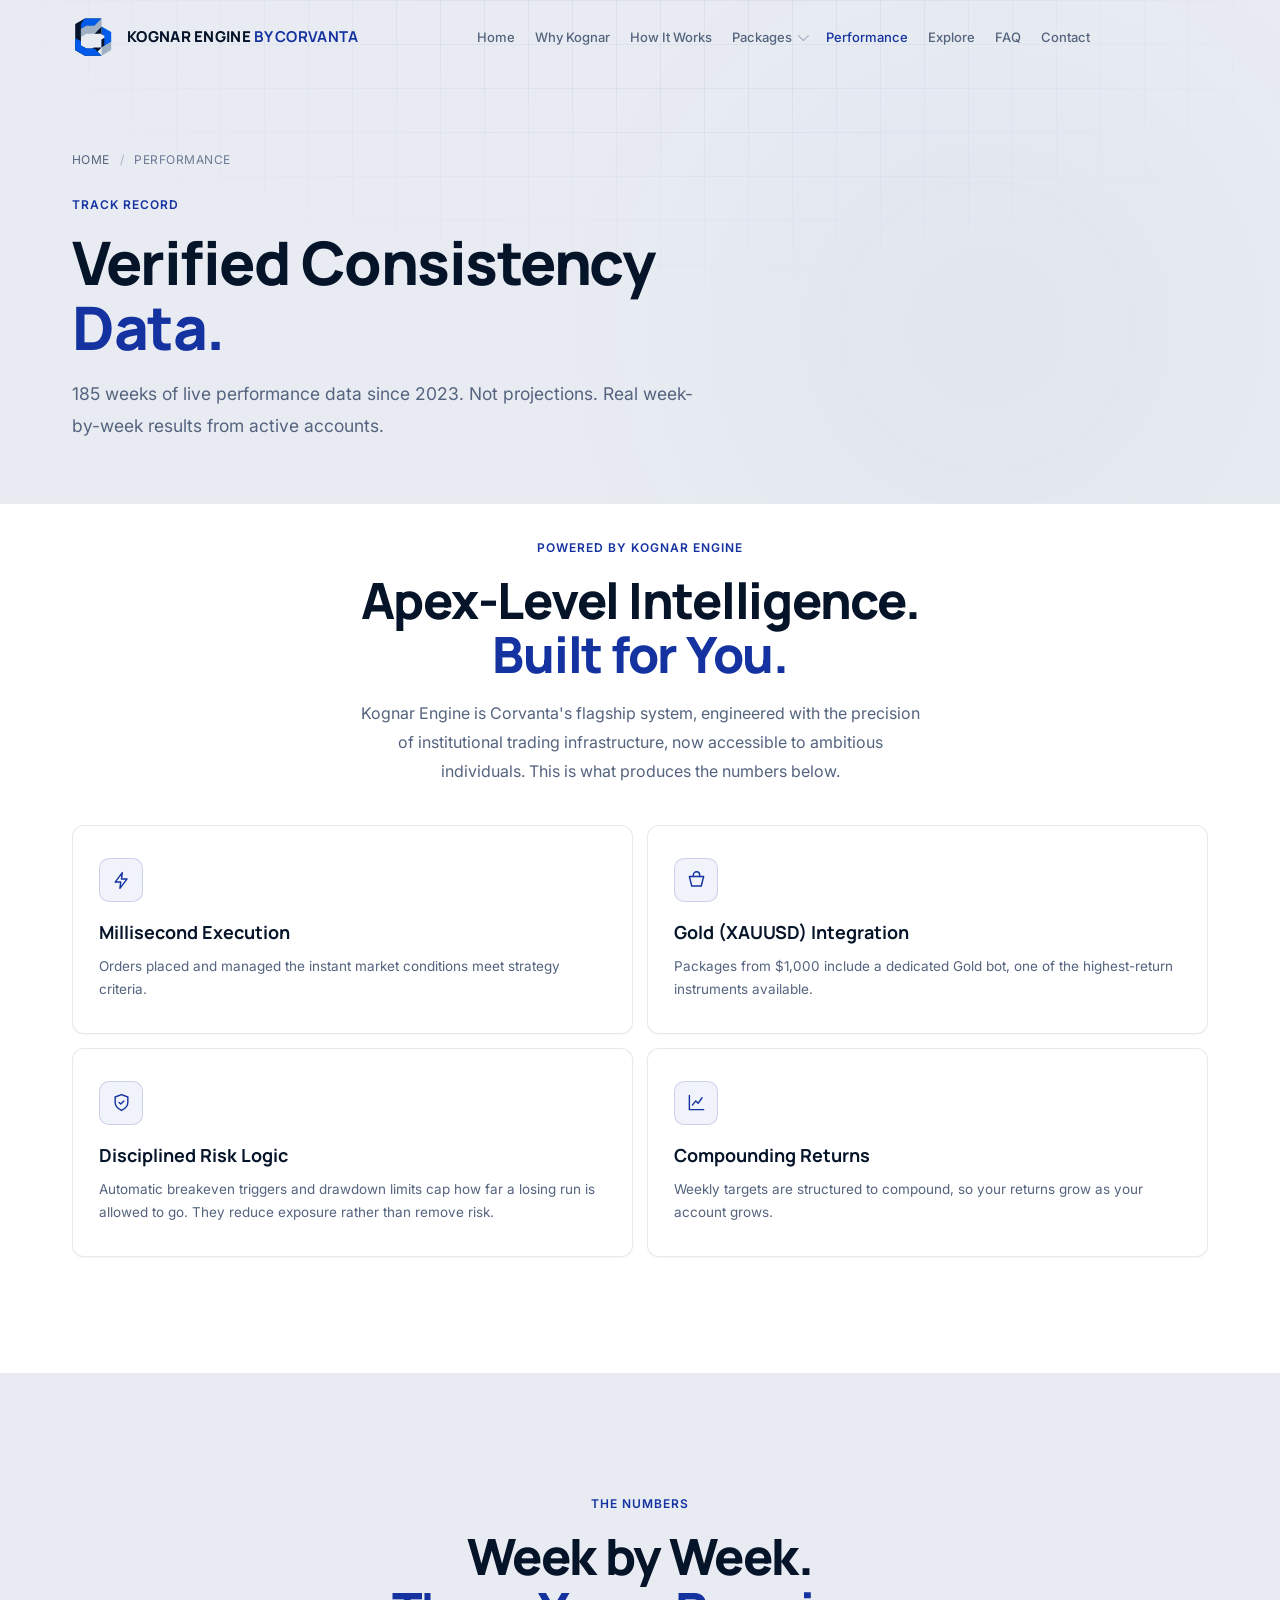
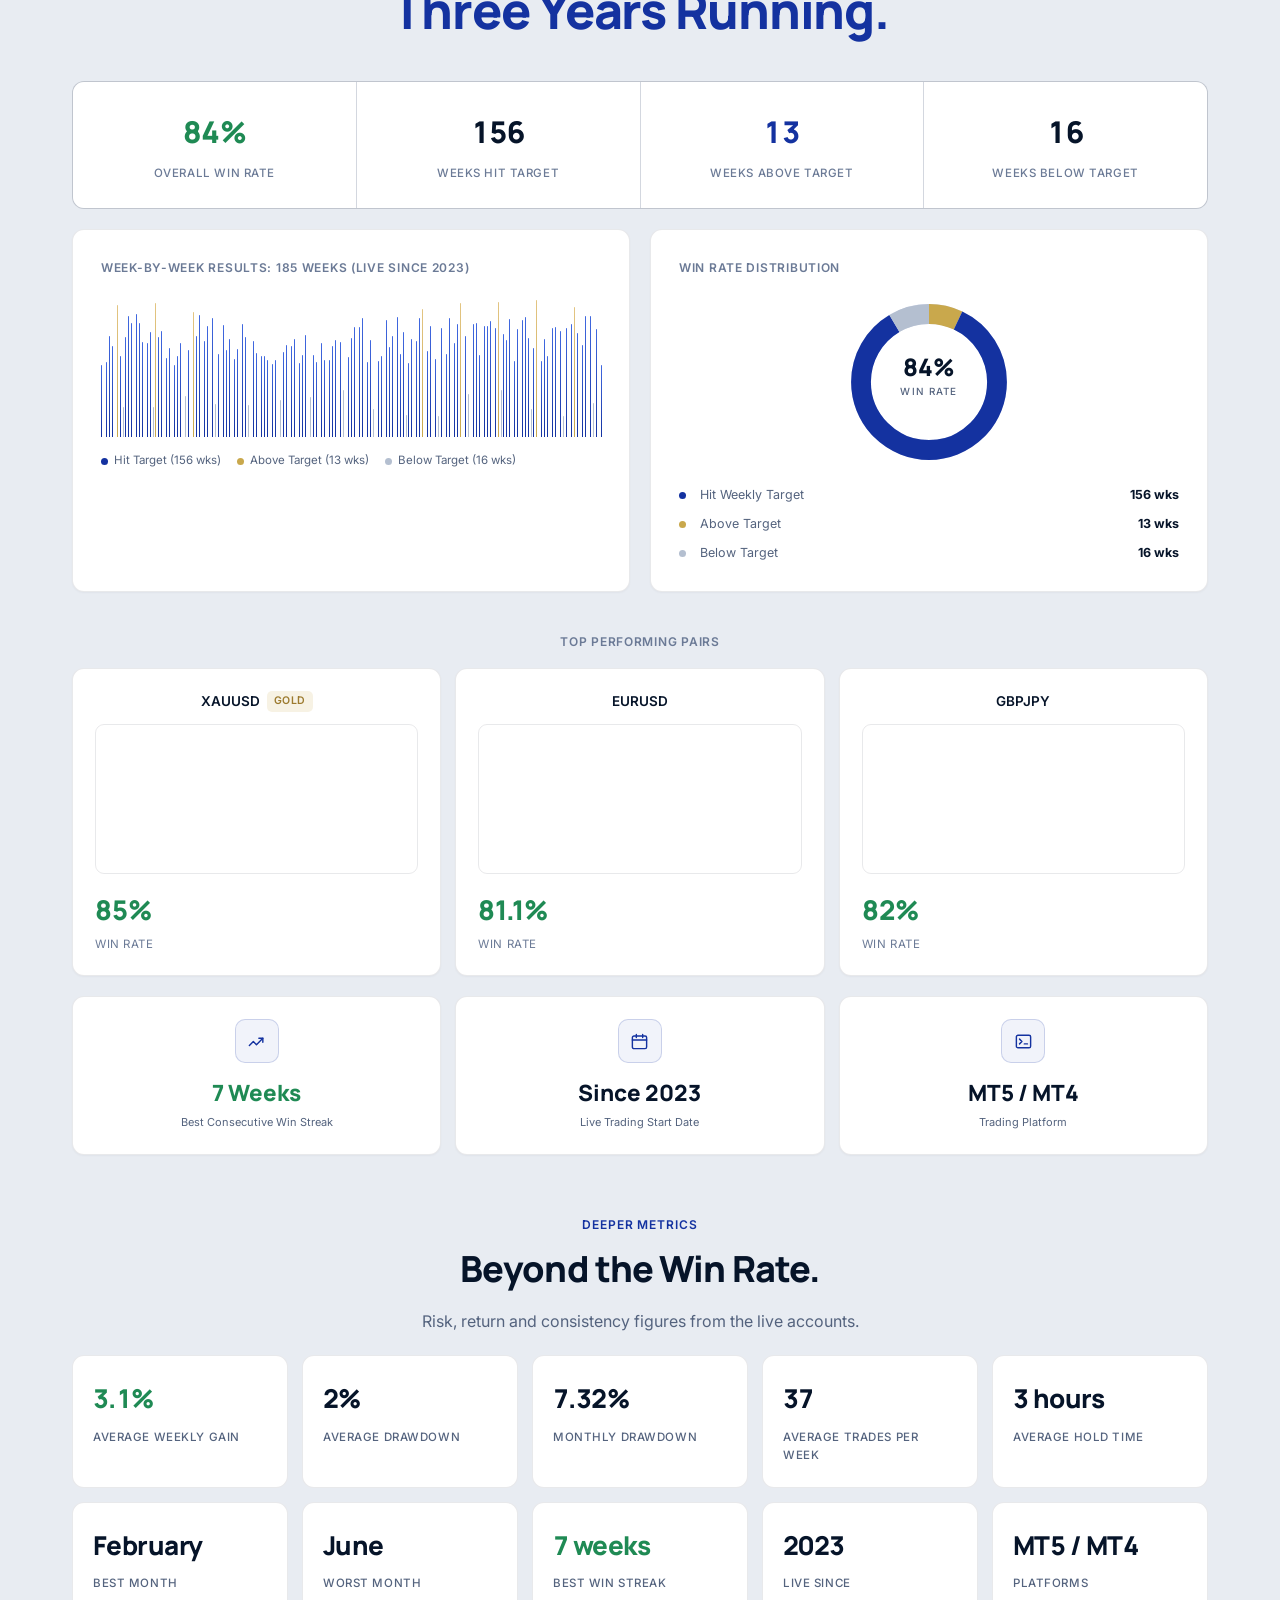
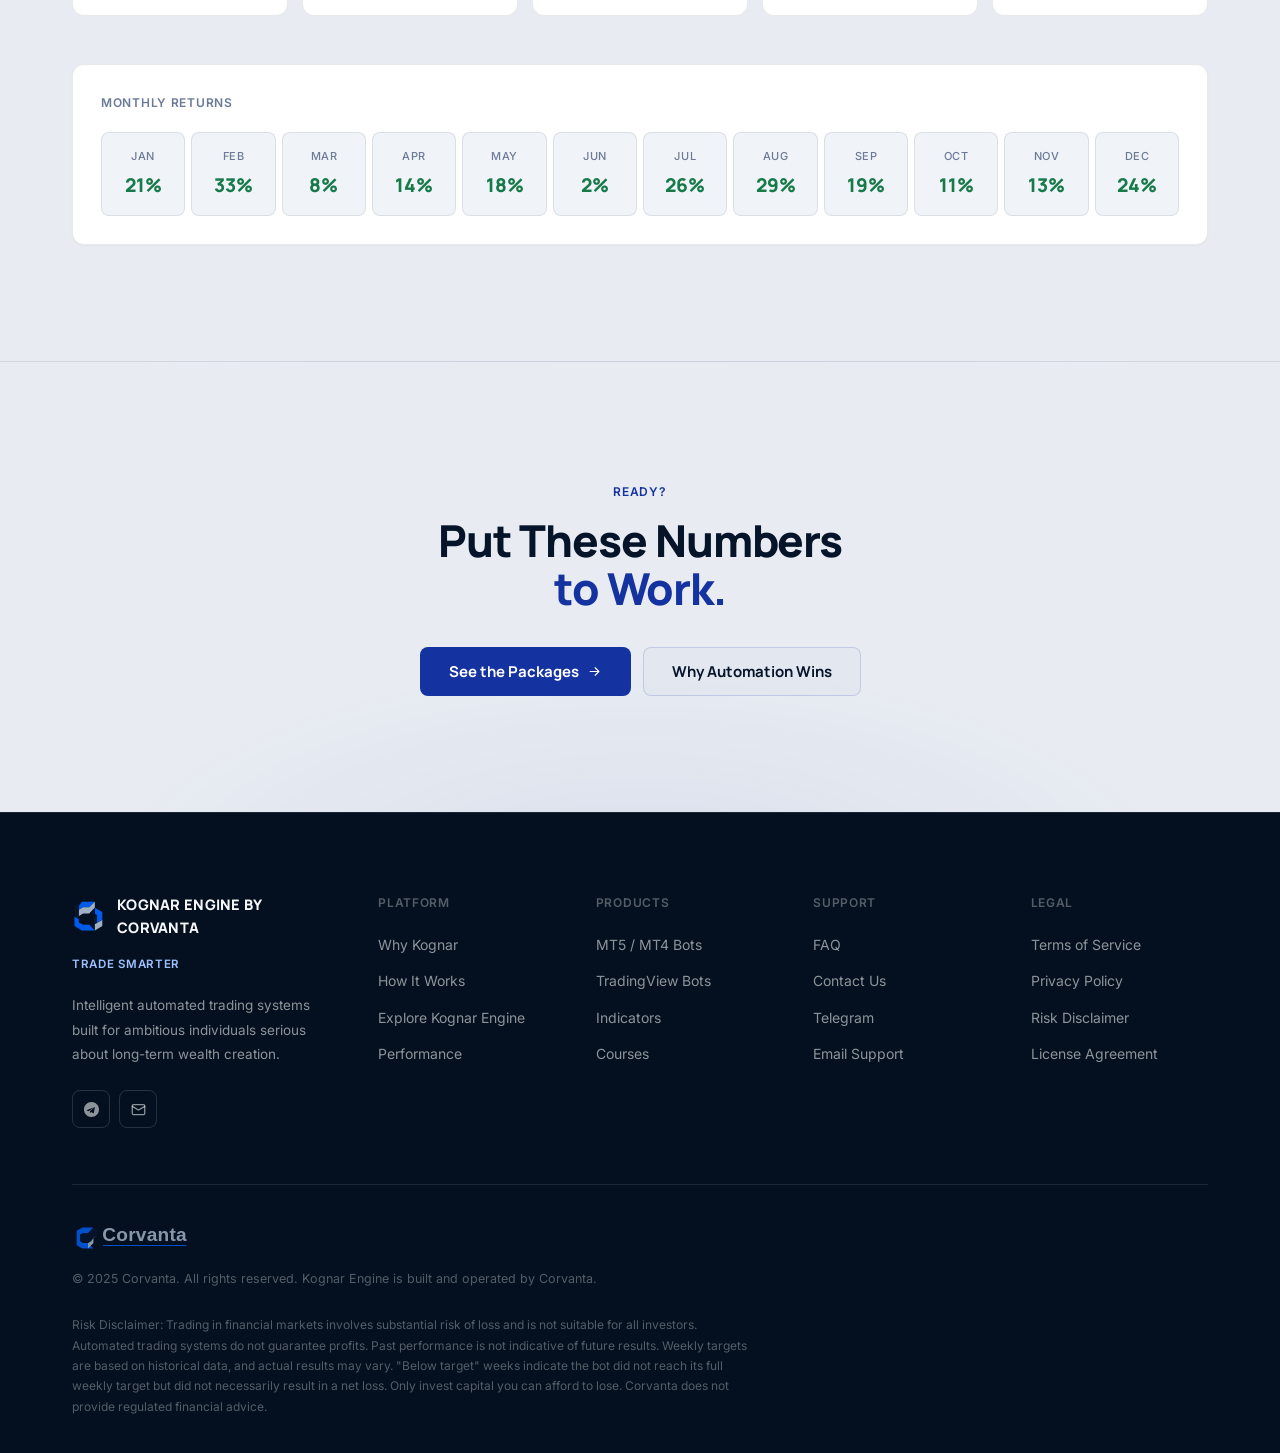
<file: performance.html>
<!DOCTYPE html>
<html lang="en">
<head>
<meta charset="UTF-8">
<meta name="viewport" content="width=device-width,initial-scale=1.0,viewport-fit=cover">
<title>Kognar Engine Performance: 185 Weeks of Live Results | Corvanta</title>
<meta name="description" content="185 weeks of live Kognar Engine performance data since 2023: win-rate distribution, pair-by-pair results, streaks and risk metrics from Corvanta.">
<link rel="canonical" href="https://vaneguardgroup.com/performance.html">
<meta name="robots" content="index,follow,max-image-preview:large,max-snippet:-1,max-video-preview:-1">
<meta name="theme-color" content="#E8ECF2">
<meta name="author" content="Corvanta">
<meta name="application-name" content="Kognar Engine">
<link rel="icon" href="favicon.ico" sizes="any">
<link rel="icon" type="image/svg+xml" href="kognar-engine-icon.svg">
<link rel="icon" type="image/png" sizes="32x32" href="favicon-32x32.png">
<link rel="icon" type="image/png" sizes="16x16" href="favicon-16x16.png">
<link rel="apple-touch-icon" sizes="180x180" href="apple-touch-icon.png">
<link rel="manifest" href="site.webmanifest">
<meta property="og:type" content="website">
<meta property="og:site_name" content="Kognar Engine by Corvanta">
<meta property="og:locale" content="en_US">
<meta property="og:title" content="Kognar Engine Performance">
<meta property="og:description" content="185 weeks of live Kognar Engine performance data since 2023: win-rate distribution, pair-by-pair results, streaks and risk metrics from Corvanta.">
<meta property="og:url" content="https://vaneguardgroup.com/performance.html">
<meta property="og:image" content="https://vaneguardgroup.com/og-image.png">
<meta property="og:image:type" content="image/png">
<meta property="og:image:width" content="1200">
<meta property="og:image:height" content="630">
<meta property="og:image:alt" content="The Kognar Engine logo above the Corvanta wordmark">
<meta name="twitter:card" content="summary_large_image">
<meta name="twitter:title" content="Kognar Engine Performance">
<meta name="twitter:description" content="185 weeks of live Kognar Engine performance data since 2023: win-rate distribution, pair-by-pair results, streaks and risk metrics from Corvanta.">
<meta name="twitter:image" content="https://vaneguardgroup.com/og-image.png">
<meta name="twitter:image:alt" content="The Kognar Engine logo above the Corvanta wordmark">
<link rel="preconnect" href="https://fonts.googleapis.com">
<link rel="preconnect" href="https://fonts.gstatic.com" crossorigin>
<link href="https://fonts.googleapis.com/css2?family=Manrope:wght@500;600;700;800&family=Inter:wght@400;500;600&display=swap" rel="stylesheet">
<script type="application/ld+json">
{
  "@context": "https://schema.org",
  "@graph": [
    {
      "@type": "Organization",
      "@id": "https://vaneguardgroup.com/#corvanta",
      "name": "Corvanta",
      "url": "https://vaneguardgroup.com/",
      "description": "Corvanta is the software company that builds and operates Kognar Engine, its flagship AI trading engine.",
      "logo": {
        "@type": "ImageObject",
        "url": "https://vaneguardgroup.com/android-chrome-512x512.png",
        "width": 512,
        "height": 512
      },
      "image": "https://vaneguardgroup.com/og-image.png",
      "contactPoint": {
        "@type": "ContactPoint",
        "contactType": "customer support",
        "url": "https://t.me/cateb007",
        "availableLanguage": "English"
      }
    },
    {
      "@type": "WebSite",
      "@id": "https://vaneguardgroup.com/#website",
      "url": "https://vaneguardgroup.com/",
      "name": "Kognar Engine by Corvanta",
      "inLanguage": "en",
      "publisher": { "@id": "https://vaneguardgroup.com/#corvanta" }
    },
    {
      "@type": "SoftwareApplication",
      "@id": "https://vaneguardgroup.com/#kognar-engine",
      "name": "Kognar Engine",
      "alternateName": "Kognar Engine by Corvanta",
      "applicationCategory": "FinanceApplication",
      "applicationSubCategory": "Automated trading software",
      "operatingSystem": "MetaTrader 5, MetaTrader 4, TradingView",
      "url": "https://vaneguardgroup.com/packages.html",
      "image": "https://vaneguardgroup.com/og-image.png",
      "description": "Kognar Engine is an AI-powered automated trading system built by Corvanta. It runs backtested strategies on MetaTrader 5, MetaTrader 4 and TradingView, placing, managing and closing trades by rule across forex, crypto and futures, with risk-per-trade limits, automatic stop-losses and breakeven triggers enforced on every position.",
      "publisher": { "@id": "https://vaneguardgroup.com/#corvanta" },
      "author": { "@id": "https://vaneguardgroup.com/#corvanta" },
      "isPartOf": { "@id": "https://vaneguardgroup.com/#website" }
    },
    {
      "@type": "WebPage",
      "@id": "https://vaneguardgroup.com/performance.html#webpage",
      "url": "https://vaneguardgroup.com/performance.html",
      "name": "Kognar Engine Performance",
      "description": "185 weeks of live Kognar Engine performance data since 2023: win-rate distribution, pair-by-pair results, streaks and risk metrics from Corvanta.",
      "inLanguage": "en",
      "isPartOf": { "@id": "https://vaneguardgroup.com/#website" },
      "about": { "@id": "https://vaneguardgroup.com/#kognar-engine" },
      "primaryImageOfPage": "https://vaneguardgroup.com/og-image.png"
    }
  ]
}
</script>
<style>
/* Kognar Engine by Corvanta
   Design system: tokens, layout, components.
   .zone-dark re-declares the same tokens with inverted values so
   dark sections (footer, contact) restyle without duplicate rules. */
*,*::before,*::after{box-sizing:border-box;margin:0;padding:0}
html{scroll-behavior:smooth;font-size:16px;-webkit-text-size-adjust:100%;overflow-x:hidden}
body{background:#E8ECF2;color:#061429;font-family:'Inter',sans-serif;font-weight:400;line-height:1.6;overflow-x:hidden;-webkit-font-smoothing:antialiased}
a{color:inherit;text-decoration:none}
img{max-width:100%;display:block}
button{font-family:inherit}
::selection{background:rgba(20,50,160,.18);color:#061429}

:root{
  --bg:#E8ECF2;--bg1:#F0F3F8;--bg2:#FFFFFF;--panel:#FFFFFF;--panel2:#F5F8FC;
  --line:rgba(6,20,41,.09);--line2:rgba(20,50,160,.16);
  --blu:#1432A0;--blu2:#1E40C8;--cyan:#4169E1;
  --bluGlow:rgba(20,50,160,.06);--bluLine:rgba(20,50,160,.32);
  --red:#e5646f;--amber:#C9A84C;
  --t1:#061429;--t2:#54637E;--t3:#6B7A96;--t4:#B4BFD0;
  --disp:'Manrope',sans-serif;--mono:'Inter',sans-serif;
  --e:cubic-bezier(.32,.72,0,1);--fast:.25s var(--e);--slow:.6s var(--e);
  --r:8px;--r2:12px;--r3:16px;
}
/* dark-zone override: footer, .kognar panel, contact section.
   Same token names, inverted values -> every component below
   (cards, kickers, buttons, text) adapts automatically. */
.zone-dark{
  --bg1:#0B1F3A;--panel:#0e1b30;--panel2:#0c1a2e;
  --line:rgba(255,255,255,.09);--line2:rgba(255,255,255,.14);
  --bluGlow:rgba(65,105,225,.14);--bluLine:rgba(65,105,225,.45);
  --t1:#f5f7fb;--t2:rgba(255,255,255,.55);--t3:rgba(255,255,255,.32);--t4:rgba(255,255,255,.2);
  color:var(--t1);
}

.wrap{max-width:1200px;margin:0 auto;padding:0 32px}
section{position:relative;padding:116px 0}
.center{text-align:center}
.center .sec-sub{margin-inline:auto}

/* TYPE */
.kicker{display:inline-block;font-family:var(--mono);font-size:12px;font-weight:600;letter-spacing:.08em;text-transform:uppercase;color:var(--blu);margin-bottom:16px}
.zone-dark .kicker{color:#9ec1ff}
.sec-title{font-family:var(--disp);font-size:clamp(30px,4.4vw,50px);font-weight:800;letter-spacing:-.025em;line-height:1.08;color:var(--t1)}
.sec-title .g{color:var(--blu)}
.sec-sub{font-size:16px;font-weight:400;color:var(--t2);line-height:1.8;max-width:560px;margin-top:18px}
.lede{font-size:clamp(15px,1.7vw,17.5px);font-weight:400;color:var(--t2);line-height:1.85}

/* REVEALS */
.rv,.rv-l,.rv-r,.rv-s{opacity:0;transform:translateY(12px);transition:opacity .45s ease,transform .45s ease}
.rv.on,.rv-l.on,.rv-r.on,.rv-s.on{opacity:1;transform:none}
.d1{transition-delay:.05s}.d2{transition-delay:.09s}.d3{transition-delay:.13s}.d4{transition-delay:.17s}.d5{transition-delay:.21s}.d6{transition-delay:.25s}

/* BUTTONS */
.btn{position:relative;display:inline-flex;align-items:center;justify-content:center;gap:8px;font-family:var(--disp);font-size:14px;font-weight:700;padding:14px 24px;border-radius:var(--r);border:1px solid transparent;cursor:pointer;transition:background .18s ease,border-color .18s ease,color .18s ease;white-space:nowrap;line-height:1}
.btn svg{width:15px;height:15px;transition:transform var(--fast)}
.btn-g{background:var(--blu);color:#fff}
.btn-g:hover{background:var(--blu2)}
.btn-o{background:rgba(20,50,160,.02);color:var(--t1);border-color:var(--line2)}
.btn-o:hover{border-color:var(--bluLine);color:var(--blu);background:var(--bluGlow)}
.zone-dark .btn-o{color:var(--t1);border-color:var(--line2);background:rgba(255,255,255,.03)}
.btn-ghost{color:var(--t2);background:transparent}
.btn-ghost:hover{color:var(--t1)}
.btn-sm{padding:10px 16px;font-size:13px}
.btn-lg{padding:16px 28px;font-size:15px}

/* NAV */
#nav{position:fixed;inset:0 0 auto;z-index:1000;transition:height .3s var(--e),background .3s var(--e),box-shadow .3s var(--e)}
#nav.stuck{background:rgba(232,236,242,.88);backdrop-filter:blur(24px) saturate(1.3);-webkit-backdrop-filter:blur(24px) saturate(1.3);border-bottom:1px solid var(--line);box-shadow:0 10px 30px rgba(6,20,41,.08)}
.nav-in{display:flex;align-items:center;justify-content:space-between;gap:14px;height:74px;min-width:0}
.nav-logo{display:flex;align-items:center;gap:11px;min-width:0;flex:0 1 auto;overflow:hidden}
.nav-logo-img{width:44px;height:44px;border-radius:10px;object-fit:cover;flex:0 0 44px}
.nav-name{font-family:var(--disp);font-size:15px;font-weight:800;letter-spacing:.02em;color:var(--t1);line-height:1.1;white-space:nowrap}
.nav-name b{color:var(--blu);font-weight:700}
.nav-motto{white-space:nowrap;font-family:var(--mono);font-size:10px;font-weight:500;letter-spacing:.06em;text-transform:uppercase;color:var(--t3)}
.nav-links{display:flex;align-items:center;gap:2px;list-style:none;min-width:0}
.nav-links>li{position:relative}
.nav-links a.top{position:relative;white-space:nowrap;font-size:13.5px;font-weight:500;color:var(--t2);padding:10px 13px;border-radius:8px;transition:var(--fast);display:flex;align-items:center;gap:6px}
.nav-links a.top:hover,.nav-links a.top.active{color:var(--t1)}
.nav-links a.top.active{color:var(--blu)}
.nav-links a.top .car{width:8px;height:8px;border-right:1.4px solid currentColor;border-bottom:1.4px solid currentColor;transform:rotate(45deg) translateY(-2px);transition:var(--fast);opacity:.5}
.nav-links>li:hover .car{transform:rotate(225deg) translateY(-1px)}
.mega{position:absolute;top:calc(100% + 10px);left:50%;transform:translateX(-50%) translateY(-6px);background:linear-gradient(180deg,#FFFFFF,#F7F9FC);border:1px solid var(--line2);border-radius:var(--r2);padding:10px;min-width:290px;opacity:0;visibility:hidden;transition:.3s var(--e);box-shadow:0 30px 80px -12px rgba(6,20,41,.25)}
.nav-links>li:hover .mega,.nav-links>li:focus-within .mega{opacity:1;visibility:visible;transform:translateX(-50%) translateY(0)}
.mega a{display:flex;align-items:center;gap:13px;padding:10px 12px;border-radius:10px;transition:var(--fast)}
.mega a:hover,.mega a:focus-visible{background:rgba(20,50,160,.05)}
.mg-ic{width:34px;height:34px;border-radius:9px;background:var(--bluGlow);border:1px solid rgba(20,50,160,.18);display:flex;align-items:center;justify-content:center;flex-shrink:0}
.mg-ic svg{width:15px;height:15px;stroke:var(--blu);fill:none;stroke-width:1.8;stroke-linecap:round;stroke-linejoin:round}
.mg-t{font-size:13.5px;font-weight:700;color:var(--t1)}
.mg-s{font-size:12px;color:var(--t3);margin-top:1px}
.mega-all{border-top:1px solid var(--line);margin-top:6px;padding-top:8px}
.mega-all a{justify-content:center;font-family:var(--mono);font-size:12.5px;font-weight:600;letter-spacing:.03em;text-transform:uppercase;color:var(--blu)}
.nav-cta{display:flex;align-items:center;gap:10px;flex:0 0 auto}
.burger{display:none;width:42px;height:42px;border-radius:10px;border:1px solid var(--line2);background:none;cursor:pointer;flex-direction:column;align-items:center;justify-content:center;gap:5px}
.burger span{display:block;width:18px;height:1.6px;background:var(--t2)}
#mnav{position:fixed;inset:0;background:rgba(232,236,242,.98);backdrop-filter:blur(20px);z-index:1001;display:none;flex-direction:column;align-items:center;justify-content:flex-start;gap:2px;overflow-y:auto;padding:80px 20px 40px}
#mnav.open{display:flex}
#mnav a{font-family:var(--disp);font-size:20px;font-weight:700;color:var(--t1);padding:10px 30px;transition:transform .4s var(--e),opacity .4s var(--e);text-align:center}
#mnav a:hover{color:var(--blu)}
#mnav .m-sub{font-size:13.5px;font-weight:400;color:var(--t2);padding:4px 30px}
.mclose{position:absolute;top:20px;right:24px;width:42px;height:42px;border-radius:var(--r);border:1px solid var(--line2);background:none;color:var(--t2);font-size:18px;cursor:pointer}

/* HERO */
.hero{position:relative;min-height:100svh;display:flex;align-items:center;overflow:hidden;padding-top:150px}
.hero-bg-grid{position:absolute;inset:0;background-image:linear-gradient(rgba(20,50,160,.05) 1px,transparent 1px),linear-gradient(90deg,rgba(20,50,160,.05) 1px,transparent 1px);background-size:44px 44px;-webkit-mask-image:radial-gradient(ellipse 75% 65% at 50% 42%,#000 25%,transparent 72%);mask-image:radial-gradient(ellipse 75% 65% at 50% 42%,#000 25%,transparent 72%)}
.hero-beam{position:absolute;width:70vw;height:70vw;border-radius:50%;filter:blur(120px);opacity:.35;pointer-events:none;background:radial-gradient(circle,rgba(20,50,160,.13),transparent 62%);top:-24%;right:-12%}
.hero-beam.o2{top:auto;bottom:-30%;right:auto;left:-14%;width:50vw;height:50vw;background:radial-gradient(circle,rgba(201,168,76,.13),transparent 62%);opacity:.3}
.hero-ticker{position:absolute;top:74px;left:0;right:0;height:46px;overflow:hidden;z-index:2;background:rgba(255,255,255,.55);backdrop-filter:blur(10px);border-bottom:1px solid var(--line)}
.hero-ticker .tradingview-widget-container{height:46px}
.h-split{display:grid;grid-template-columns:1.06fr .94fr;gap:52px;align-items:center;position:relative;z-index:2;width:100%}
.h-gem{width:100%;aspect-ratio:1;max-width:520px;margin:0 auto;position:relative}
.h-gem canvas{width:100%;height:100%;display:block}
.eyebrow{display:inline-block;font-family:var(--mono);font-size:12px;font-weight:600;letter-spacing:.08em;text-transform:uppercase;color:var(--blu)}
.h-title{font-family:var(--disp);font-size:clamp(36px,5.2vw,62px);font-weight:800;letter-spacing:-.03em;line-height:1.06;color:var(--t1);margin:18px 0 20px}
.h-title .ln{display:block}
.h-title .g{color:var(--blu)}
.h-sub{max-width:560px}
.h-cta{display:flex;gap:12px;flex-wrap:wrap;margin-top:30px}
.h-trust{display:flex;gap:22px;flex-wrap:wrap;margin-top:32px}
.h-trust div{display:flex;align-items:center;gap:8px;font-size:13px;color:var(--t2)}
.h-trust svg{width:14px;height:14px;stroke:var(--blu);fill:none;stroke-width:2.2;stroke-linecap:round;stroke-linejoin:round;flex-shrink:0}
@media(max-width:1024px){.h-split{grid-template-columns:1fr;gap:0}.h-gem{order:-1;max-width:300px}}
@media(max-width:999px){.h-split{grid-template-columns:1fr}.h-gem{order:-1;max-width:240px;margin:0 auto 4px}}
@media(max-width:640px){.hero{min-height:auto;padding-top:108px;padding-bottom:40px}.h-trust{gap:14px}.h-gem{max-width:200px}.h-title{margin-top:16px}}

/* CRYSTAL CARDS */
.card{background:var(--panel);border:1px solid var(--line);border-radius:var(--r2);position:relative;overflow:hidden;transition:border-color .18s ease,box-shadow .18s ease;box-shadow:0 1px 2px rgba(6,20,41,.04)}
.zone-dark .card{box-shadow:none}
.card:hover{border-color:var(--line2);box-shadow:0 6px 20px rgba(6,20,41,.08)}
.zone-dark .card:hover{box-shadow:none;border-color:var(--line2)}
.card>*{position:relative}
.ic{width:44px;height:44px;border-radius:10px;background:var(--bluGlow);border:1px solid rgba(20,50,160,.18);display:flex;align-items:center;justify-content:center;flex-shrink:0}
.ic svg{width:19px;height:19px;stroke:var(--blu);fill:none;stroke-width:1.8;stroke-linecap:round;stroke-linejoin:round}

/* FIND-IT CARDS (why-section) */
.findit{display:grid;grid-template-columns:repeat(3,1fr);gap:14px}
.fi-card{padding:32px 26px;display:flex;flex-direction:column;align-items:flex-start}
.fi-num{font-family:var(--mono);font-size:13px;font-weight:600;letter-spacing:.06em;color:var(--blu);line-height:1;margin-bottom:14px}
.fi-title{font-family:var(--disp);font-size:18px;font-weight:700;color:var(--t1);margin-bottom:8px}
.fi-desc{font-size:13.5px;color:var(--t2);line-height:1.7;flex:1}

@media(max-width:1200px){.findit{grid-template-columns:repeat(2,1fr)}}
@media(max-width:640px){.findit{grid-template-columns:1fr}}

/* STEP GRID */
.stepgrid{display:grid;grid-template-columns:repeat(3,1fr);gap:16px;margin-top:46px}
.step{background:var(--panel);border:1px solid var(--line);border-radius:var(--r2);padding:30px 26px;position:relative;transition:border-color .18s ease}
.step:hover{border-color:var(--line2)}
.step-n{font-family:var(--mono);font-size:12.5px;font-weight:600;color:var(--blu);letter-spacing:.06em;margin-bottom:14px}
.step h3{font-family:var(--disp);font-size:17px;font-weight:800;color:var(--t1);margin-bottom:9px}
.step p{font-size:13.5px;color:var(--t2);line-height:1.75}
@media(max-width:860px){.stepgrid{grid-template-columns:1fr}}

/* PANEL HEADER + MINI CHART */
.pv-header{display:flex;justify-content:space-between;align-items:center;margin-bottom:20px}
.pv-title{font-family:var(--mono);font-size:12px;font-weight:600;color:var(--t3);letter-spacing:.06em;text-transform:uppercase}
.pv-chart{height:96px;display:flex;align-items:flex-end;gap:2px;margin-bottom:20px}
.pv-bar{flex:1;border-radius:3px 3px 0 0;min-width:0;transform:scaleY(0);transform-origin:bottom;transition:transform .6s var(--e)}
.chart-grow .pv-bar{transform:scaleY(1)}
.pv-bar.w{background:linear-gradient(to top,var(--blu),var(--cyan))}
.pv-bar.a{background:linear-gradient(to top,var(--amber),#e3c583)}
.pv-bar.m{background:var(--t4)}

/* STAT ROW */
.stat-row{display:grid;grid-template-columns:repeat(4,1fr);gap:1px;background:var(--line);border:1px solid var(--line);border-radius:var(--r2);overflow:hidden;margin-top:44px}
.stat-cell{background:var(--panel);padding:26px 22px;text-align:center}
.stat-v{font-family:var(--disp);font-size:clamp(22px,3vw,30px);font-weight:800;color:var(--t1);letter-spacing:-.02em;font-variant-numeric:tabular-nums}
.stat-v.green{color:#1f8a54}.stat-v.blue{color:var(--blu)}
.stat-l{font-family:var(--mono);font-size:11.5px;font-weight:500;letter-spacing:.05em;text-transform:uppercase;color:var(--t3);margin-top:8px;display:flex;align-items:center;justify-content:center;gap:6px}
@media(max-width:760px){.stat-row{grid-template-columns:1fr 1fr}}

/* PERFORMANCE PANELS */
.perf-grid{display:grid;grid-template-columns:1fr 1fr;gap:20px;margin-top:20px}
.perf-panel{background:var(--panel);border:1px solid var(--line);border-radius:var(--r2);padding:28px}
.perf-panel-title{font-family:var(--mono);font-size:12px;color:var(--t3);letter-spacing:.06em;text-transform:uppercase;margin-bottom:20px;font-weight:600}
.bar-chart{height:140px;display:flex;align-items:flex-end;gap:2px}
.pc-bar{flex:1;border-radius:2px 2px 0 0;min-width:0;transition:opacity .2s;transform:scaleY(0);transform-origin:bottom}
.chart-grow .pc-bar{transform:scaleY(1)}
.pc-bar:hover{opacity:.72}
.pc-bar.w{background:linear-gradient(to top,var(--blu),var(--cyan))}
.pc-bar.a{background:linear-gradient(to top,var(--amber),#e3c583)}
.pc-bar.m{background:var(--t4)}
.perf-legend{display:flex;gap:16px;font-size:11.5px;color:var(--t2);margin-top:14px;flex-wrap:wrap}
.leg-dot{width:7px;height:7px;border-radius:50%;display:inline-block;margin-right:6px;vertical-align:middle}
.donut-wrap{display:flex;flex-direction:column;align-items:center}
.donut-svg{width:170px;height:170px}
.donut-svg circle{transition:stroke-dasharray 1s ease,stroke-dashoffset 1s ease}
.donut-legend{display:flex;flex-direction:column;gap:9px;margin-top:18px;width:100%}
.dl-row{display:flex;align-items:center;justify-content:space-between;font-size:12.5px}
.dl-left{display:flex;align-items:center;gap:8px;color:var(--t2)}
.dl-val{font-weight:700;color:var(--t1)}
@media(max-width:900px){.perf-grid{grid-template-columns:1fr}}

.pairs-grid{display:grid;grid-template-columns:repeat(3,1fr);gap:14px;margin-top:16px}
.pair-card{padding:22px}
.pair-name{font-size:13.5px;font-weight:600;color:var(--t1);margin-bottom:12px;display:flex;align-items:center;justify-content:center;gap:7px}
.pair-tag{font-family:var(--mono);font-size:10.5px;font-weight:600;letter-spacing:.05em;text-transform:uppercase;padding:2px 7px;border-radius:5px;background:rgba(201,168,76,.15);color:#9c7a2e}
.pair-chart{height:150px;margin:6px 0 14px;border-radius:9px;overflow:hidden;border:1px solid var(--line)}
.pair-chart .tradingview-widget-container{height:100%;width:100%}
.pair-rate{font-family:var(--disp);font-size:1.7rem;font-weight:800;color:#1f8a54}
.pair-lbl{font-family:var(--mono);font-size:11.5px;color:var(--t3);letter-spacing:.05em;text-transform:uppercase;margin-top:3px}
@media(max-width:760px){.pairs-grid{grid-template-columns:1fr 1fr}}
@media(max-width:480px){.pairs-grid{grid-template-columns:1fr}}

.perf-detail-grid{display:grid;grid-template-columns:repeat(3,1fr);gap:14px;margin-top:20px}
.pd-card{padding:22px;text-align:center}
.pd-val{font-family:var(--disp);font-size:1.4rem;font-weight:800;color:var(--t1);margin-bottom:3px}
.pd-val.green{color:#1f8a54}
.pd-lbl{font-size:11px;color:var(--t2)}
@media(max-width:760px){.perf-detail-grid{grid-template-columns:1fr}}

/* REVIEWS */
.reviews-grid{display:grid;grid-template-columns:repeat(auto-fill,minmax(280px,1fr));gap:16px}
.r-card{padding:28px}
.r-stars{color:var(--amber);font-size:13px;letter-spacing:.1em;margin-bottom:12px}
.r-text{font-size:14px;color:var(--t2);line-height:1.75;margin-bottom:18px}
.r-author{display:flex;align-items:center;gap:11px}
.r-av{width:36px;height:36px;border-radius:8px;background:var(--blu);color:#fff;display:flex;align-items:center;justify-content:center;font-size:12px;font-weight:700;flex-shrink:0;font-family:var(--disp)}
.r-name{font-size:13px;font-weight:600;color:var(--t1)}
.r-pkg{font-size:12px;color:var(--t3)}
.r-country{font-size:11.5px;color:var(--blu);font-weight:500}
.swipe-hint{display:none;font-size:12px;color:var(--t3);margin-top:14px}
@media(max-width:900px){.reviews-grid{display:flex;overflow-x:auto;scroll-snap-type:x mandatory;gap:14px;margin:0 -32px;padding:0 32px 10px;-webkit-overflow-scrolling:touch;scrollbar-width:none}.reviews-grid::-webkit-scrollbar{display:none}.r-card{min-width:min(84%,340px);scroll-snap-align:center}.swipe-hint{display:block}}

/* PRICING */
.tab-bar{display:inline-flex;gap:4px;background:var(--panel);border:1px solid var(--line);border-radius:var(--r);padding:4px;margin-top:20px}
.tab-btn{padding:10px 20px;border-radius:6px;font-family:var(--disp);font-size:13.5px;font-weight:700;border:none;cursor:pointer;background:transparent;color:var(--t2);transition:var(--fast);white-space:nowrap}
.tab-btn.active{background:var(--blu);color:#fff}
.tab-panel{display:none}
.tab-panel.active{display:block}
.tier-hdr{display:flex;align-items:center;gap:16px;margin-bottom:16px;margin-top:44px}
.tier-tag{font-family:var(--disp);font-size:16px;font-weight:800;color:var(--t1);white-space:nowrap}
.tier-line{flex:1;height:1px;background:var(--line)}
.cards-row{display:grid;grid-template-columns:repeat(auto-fill,minmax(260px,1fr));gap:14px}
.p-card{padding:28px}
.p-badge{position:static;display:inline-block;margin-bottom:14px;background:var(--t1);color:var(--bg);font-family:var(--mono);font-size:11px;font-weight:600;letter-spacing:.05em;text-transform:uppercase;padding:5px 10px;border-radius:6px}
.p-badge.contact{background:var(--blu);color:#fff}
.p-price{font-family:var(--disp);font-size:2rem;font-weight:800;color:var(--t1);line-height:1;margin-bottom:4px}
.p-fee{font-size:12px;color:var(--t3);margin-bottom:6px}
.p-target{font-family:var(--mono);font-size:12.5px;font-weight:500;color:#177a49;margin-bottom:18px}
.p-features{list-style:none;margin-bottom:22px}
.p-features li{font-size:13px;color:var(--t2);padding:4px 0;display:flex;align-items:center;gap:8px}
.p-features li::before{content:'';width:12px;height:1px;background:var(--t4);flex-shrink:0}
.p-features li.gold::before{content:'';width:6px;height:6px;border-radius:50%;background:var(--amber)}
.p-btn{width:100%;padding:13px;border-radius:var(--r);font-family:var(--disp);font-size:13.5px;font-weight:700;cursor:pointer;transition:var(--fast);text-align:center;text-decoration:none;display:block;border:1px solid transparent}
.p-btn-sel{background:transparent;color:var(--t1);border-color:var(--line2)}
.p-btn-sel:hover,.p-btn-sel.sel{background:var(--t1);color:var(--bg);border-color:var(--t1)}
.p-btn-contact{background:transparent;color:var(--blu);border-color:var(--bluLine)}
.p-btn-contact:hover{background:var(--blu);color:#fff}
.card-addons{margin-top:16px;padding-top:16px;border-top:1px solid var(--line);display:flex;flex-direction:column;gap:8px}
.addons-hdr{display:flex;align-items:center;justify-content:space-between;font-family:var(--mono);font-size:11px;font-weight:600;letter-spacing:.05em;text-transform:uppercase;color:var(--t3);margin-bottom:2px}
.addons-tap{font-size:11px;font-weight:600;letter-spacing:.02em;text-transform:none;color:var(--blu)}
.card-addon-row{display:flex;align-items:center;gap:9px;padding:9px 11px;border-radius:9px;border:1px solid var(--line);background:var(--bg1);transition:border-color .15s,background .15s;text-decoration:none}
.card-addon-row:hover{border-color:var(--bluLine);background:var(--bluGlow)}
.addon-plus{width:18px;height:18px;flex-shrink:0;border-radius:4px;background:var(--blu);color:#fff;font-size:11px;font-weight:700;display:flex;align-items:center;justify-content:center;line-height:1}
.addon-lbl{font-size:12.5px;color:var(--t2);flex:1}
.addon-price-tag{font-family:var(--mono);font-size:12px;color:var(--blu);font-weight:600}
.card-addon-row+.addons-hdr{margin-top:6px}
.p-note{font-size:13.5px;color:var(--t2);margin-top:20px;padding:12px 16px;background:var(--bluGlow);border:1px solid var(--bluLine);border-radius:var(--r);max-width:560px}

.ind-grid{display:grid;grid-template-columns:repeat(auto-fill,minmax(240px,1fr));gap:14px;margin-top:20px}
.ind-card{padding:26px}
.ind-name{font-family:var(--disp);font-size:16px;font-weight:800;color:var(--t1);margin-bottom:3px}
.ind-tagline{font-size:12.5px;color:var(--blu);font-weight:600;margin-bottom:10px}
.ind-desc{font-size:13px;color:var(--t2);line-height:1.65;margin-bottom:16px}
.ind-price{font-family:var(--disp);font-size:1.4rem;font-weight:800;color:var(--t1);margin-bottom:3px}
.ind-fee{font-size:12px;color:var(--t3);margin-bottom:16px}

/* CHECKOUT BAR + MODAL (dark, matches source) */
.checkout-bar{position:fixed;bottom:0;left:0;right:0;z-index:600;background:#0B1F3A;border-top:1px solid rgba(255,255,255,.08);padding:16px 32px;display:flex;align-items:center;justify-content:space-between;gap:16px;flex-wrap:wrap;transform:translateY(100%);transition:transform .4s var(--e)}
.checkout-bar.visible{transform:translateY(0)}
.cb-items{font-size:12.5px;color:rgba(255,255,255,.7);max-width:60vw;overflow:hidden;text-overflow:ellipsis;white-space:nowrap}
.cb-total{font-family:var(--disp);font-size:1.5rem;font-weight:800;color:#fff}
.cb-actions{display:flex;gap:11px}
.cb-clear{background:transparent;color:rgba(255,255,255,.72);border:1px solid rgba(255,255,255,.22);padding:11px 18px;border-radius:var(--r);font-size:13.5px;cursor:pointer;transition:var(--fast)}
.cb-clear:hover{color:#fff}
.cb-pay{background:var(--blu);color:#fff;padding:11px 26px;border-radius:var(--r);font-family:var(--disp);font-size:13.5px;font-weight:700;border:none;cursor:pointer;transition:var(--fast)}
.cb-pay:hover{background:var(--blu2)}
.modal-overlay{display:none;position:fixed;inset:0;z-index:700;background:rgba(6,20,41,.6);backdrop-filter:blur(8px);align-items:center;justify-content:center}
.modal-overlay.open{display:flex}
.modal{background:#fff;border-radius:var(--r3);padding:34px;max-width:440px;width:92%;position:relative;box-shadow:0 24px 80px rgba(6,20,41,.3);max-height:90vh;overflow-y:auto}
.modal-close{position:absolute;top:14px;right:16px;width:36px;height:36px;background:none;border:1px solid var(--line);border-radius:var(--r);font-size:18px;cursor:pointer;color:var(--t2)}
.modal h2{font-family:var(--disp);font-size:20px;font-weight:800;color:var(--t1);margin-bottom:20px}
.modal-row{display:flex;justify-content:space-between;padding:10px 0;border-bottom:1px solid var(--line);font-size:13px}
.modal-row span:first-child{color:var(--t2)}
.modal-row span:last-child{font-weight:600;color:var(--t1)}
.modal-total{display:flex;justify-content:space-between;padding:16px 0 20px;font-family:var(--disp);font-size:19px;font-weight:800;color:var(--t1)}
.modal-note{background:var(--bluGlow);border-radius:var(--r);padding:13px;font-size:12px;color:var(--t2);line-height:1.6;margin-bottom:20px}
.modal-actions{display:flex;gap:11px}
.modal-pay{flex:2;background:var(--t1);color:#fff;padding:13px;border-radius:var(--r);font-family:var(--disp);font-size:13.5px;font-weight:700;border:none;cursor:pointer}
.modal-pay:hover{background:var(--blu)}
.modal-back{flex:1;background:transparent;color:var(--t2);padding:13px;border-radius:var(--r);border:1px solid var(--line2);cursor:pointer;font-size:13.5px}

/* FAQ */
.faq-wrap{max-width:700px;margin-top:20px}
.faq-item{border-bottom:1px solid var(--line)}
.faq-q{width:100%;display:flex;justify-content:space-between;align-items:center;padding:20px 4px;background:none;border:none;cursor:pointer;font-family:var(--disp);font-size:16px;font-weight:700;color:var(--t1);text-align:left;gap:16px}
.faq-icon{font-size:16px;color:var(--t3);transition:transform .25s var(--e);flex-shrink:0}
.faq-item.open .faq-icon{transform:rotate(45deg);color:var(--blu)}
.faq-a{font-size:14px;color:var(--t2);line-height:1.75;max-height:0;overflow:hidden;transition:max-height .35s var(--e),padding .2s;padding:0 4px}
.faq-item.open .faq-a{max-height:260px;padding-bottom:18px}

/* CONTACT */
.contact-grid{display:grid;grid-template-columns:1fr 1fr;gap:60px;margin-top:40px;align-items:start}
.c-links{display:flex;flex-direction:column;gap:11px;margin-top:22px}
.c-link{display:flex;align-items:center;gap:14px;padding:16px 18px;border:1px solid var(--line);border-radius:var(--r2);color:var(--t2);text-decoration:none;font-size:13.5px;transition:var(--fast)}
.c-link:hover{border-color:var(--bluLine);color:var(--t1);background:var(--bluGlow)}
.c-link-icon{font-size:18px;flex-shrink:0}
.c-link-body{display:flex;flex-direction:column}
.c-link-label{font-family:var(--mono);font-size:11.5px;font-weight:600;letter-spacing:.05em;text-transform:uppercase;color:var(--t3);margin-bottom:3px}
.c-link-val{font-size:13px;color:var(--t2)}
.c-badge{display:inline-flex;align-items:center;gap:5px;font-family:var(--mono);font-size:11px;font-weight:600;letter-spacing:.04em;text-transform:uppercase;color:#4cc98f;background:rgba(63,174,125,.14);border:1px solid rgba(63,174,125,.34);padding:3px 8px;border-radius:5px;margin-top:4px;width:fit-content}
.contact-form{background:var(--panel);border:1px solid var(--line);border-radius:var(--r2);padding:30px}
.contact-form h3{font-family:var(--disp);font-size:17px;font-weight:800;color:var(--t1);margin-bottom:22px}
.cf-grp{margin-bottom:15px}
.cf-grp label{display:block;font-family:var(--mono);font-size:11.5px;font-weight:600;color:var(--t2);letter-spacing:.04em;text-transform:uppercase;margin-bottom:7px}
.cf-grp input,.cf-grp textarea,.cf-grp select{width:100%;background:rgba(255,255,255,.06);border:1px solid var(--line2);border-radius:var(--r);padding:12px 14px;color:var(--t1);font-family:'Inter',sans-serif;font-size:13.5px;outline:none;transition:border-color .2s;resize:vertical}
.cf-grp input::placeholder,.cf-grp textarea::placeholder{color:var(--t3)}
.cf-grp input:focus,.cf-grp textarea:focus,.cf-grp select:focus{border-color:var(--bluLine)}
.cf-grp textarea{min-height:90px}
.cf-grp select option{background:#0B1F3A;color:#fff}
.c-note{font-size:12.5px;color:var(--t3);line-height:1.7;margin-top:16px;max-width:400px}
.cf-intro{font-size:13px;color:var(--t2);line-height:1.7;margin:-10px 0 20px}
.cf-preview{margin-top:4px;border:1px solid var(--line);border-radius:var(--r);background:var(--bg1);overflow:hidden}
.cf-preview-h{font-family:var(--mono);font-size:11px;font-weight:600;letter-spacing:.05em;text-transform:uppercase;color:var(--t3);padding:10px 14px;border-bottom:1px solid var(--line)}
.cf-preview pre{margin:0;padding:14px;font-family:var(--mono);font-size:12.5px;line-height:1.7;color:var(--t2);white-space:pre-wrap;word-break:break-word;max-height:190px;overflow:auto}
.cf-actions{display:flex;gap:10px;flex-wrap:wrap;margin-top:18px}
.cf-actions .btn{flex:1 1 auto}
.cf-actions .btn-ghost{flex:0 0 auto}
.cf-status{font-size:12.5px;color:#4cc98f;margin-top:12px;min-height:18px}
.cf-status.warn{color:var(--amber)}
@media(max-width:900px){.contact-grid{grid-template-columns:1fr;gap:32px}}

/* CTA BANNER */
.cta-band{border-top:1px solid var(--line);background:radial-gradient(ellipse 70% 80% at 50% 115%,rgba(20,50,160,.07),transparent 60%)}

/* FOOTER (sphere lives here) */
footer{border-top:1px solid var(--line);padding:80px 0 36px;position:relative;overflow:hidden}
.f-sphere{position:absolute;right:-110px;bottom:-110px;width:400px;height:400px;opacity:.5;pointer-events:auto;z-index:0}
.f-grid{display:grid;grid-template-columns:1.5fr 1fr 1fr 1fr 1fr;gap:40px;margin-bottom:56px;position:relative;z-index:1}
.f-logo{display:flex;align-items:center;gap:11px;margin-bottom:16px}
.f-logo img{width:34px;height:34px;border-radius:8px;object-fit:cover}
.f-name{font-family:var(--disp);font-size:14.5px;font-weight:800;letter-spacing:.02em;color:var(--t1)}
.f-motto{font-family:var(--mono);font-size:11.5px;font-weight:600;letter-spacing:.06em;text-transform:uppercase;color:#9ec1ff;margin-bottom:20px}
.f-desc{font-size:13.5px;color:var(--t2);line-height:1.8;max-width:300px;margin-bottom:24px}
.f-social{display:flex;gap:9px}
.f-soc{width:38px;height:38px;border-radius:var(--r);border:1px solid var(--line2);display:flex;align-items:center;justify-content:center;transition:border-color .18s ease,background .18s ease}
.f-soc:hover{border-color:var(--bluLine);background:var(--bluGlow)}
.f-soc svg{width:15px;height:15px;color:var(--t2)}
.f-soc:hover svg{color:#9ec1ff}
.f-h{font-family:var(--mono);font-size:12px;font-weight:600;letter-spacing:.06em;text-transform:uppercase;color:var(--t3);margin-bottom:20px}
.f-ls{list-style:none;display:flex;flex-direction:column;gap:11px}
.f-ls a{font-size:14px;color:var(--t2);transition:color .18s ease}
.f-ls a:hover{color:#fff}
.f-btm{border-top:1px solid var(--line);padding-top:30px;display:flex;justify-content:space-between;gap:26px;flex-wrap:wrap;position:relative;z-index:1}
.f-brandline{display:flex;flex-direction:column;align-items:flex-start;gap:12px}
.f-wordmark{height:42px;width:auto;opacity:.85}
.f-copy{font-size:12.5px;color:var(--t3)}
.f-mini{font-size:12px;color:var(--t3);line-height:1.7;max-width:680px}
@media(max-width:1024px){.f-grid{grid-template-columns:1fr 1fr}.f-brand{grid-column:1/-1}}
@media(max-width:900px){.f-grid{grid-template-columns:1fr;gap:36px}.f-btm{flex-direction:column}.f-sphere{width:260px;height:260px}}

/* UTILS */
#pbar{position:fixed;inset:0 auto auto 0;height:2px;background:var(--blu);z-index:9999;width:0;transition:width .12s linear}
#stop{position:fixed;bottom:24px;right:24px;width:44px;height:44px;border-radius:var(--r);background:var(--panel);border:1px solid var(--line2);color:var(--blu);cursor:pointer;display:flex;align-items:center;justify-content:center;z-index:500;opacity:0;transform:translateY(16px);transition:var(--fast);box-shadow:0 8px 24px rgba(6,20,41,.12)}
#stop.vis{opacity:1;transform:none}
#stop:hover{border-color:var(--bluLine)}
#stop svg{width:17px;height:17px}
.skip-link{position:absolute;left:-9999px;top:0;z-index:1200;background:var(--blu);color:#fff;padding:12px 20px;border-radius:0 0 var(--r) 0;font-weight:600;font-size:14px}
.skip-link:focus{left:0}
a:focus-visible,button:focus-visible,input:focus-visible,textarea:focus-visible,select:focus-visible,.card:focus-visible,canvas:focus-visible{outline:2px solid var(--blu);outline-offset:3px;border-radius:6px}

/* the sphere runs everywhere; density is reduced on small screens in JS */
canvas.pv-orb{display:block;width:100%;height:100%;background:transparent;outline:none;-webkit-tap-highlight-color:transparent;touch-action:pan-y}

/* INNER PAGE HEADER */
.page-head{position:relative;padding:150px 0 60px;overflow:hidden}
.page-head .hero-bg-grid{-webkit-mask-image:radial-gradient(ellipse 80% 90% at 50% 0%,#000 20%,transparent 70%);mask-image:radial-gradient(ellipse 80% 90% at 50% 0%,#000 20%,transparent 70%)}
.page-head .wrap{position:relative;z-index:2}
.page-head .sec-title{font-size:clamp(34px,5.4vw,60px)}
.page-head .lede{max-width:640px;margin-top:18px}
.crumb{font-family:var(--mono);font-size:12px;letter-spacing:.04em;text-transform:uppercase;color:var(--t3);margin-bottom:22px;display:flex;gap:10px;align-items:center}
.crumb a{color:var(--t2)}.crumb a:hover{color:var(--blu)}
.crumb span{opacity:.5}
@media(max-width:640px){.page-head{padding:112px 0 44px}}

/* WHAT-IS SECTION (home) */
.what-grid{display:grid;grid-template-columns:1.05fr .95fr;gap:52px;align-items:center}
.what-points{display:grid;gap:12px;margin-top:26px}
.what-pt{display:flex;gap:14px;align-items:flex-start;padding:16px 18px;border:1px solid var(--line);border-radius:var(--r2);background:var(--panel)}
.what-pt .ic{width:38px;height:38px;border-radius:10px}
.what-pt h3{font-family:var(--disp);font-size:15px;font-weight:800;color:var(--t1);margin-bottom:3px}
.what-pt p{font-size:13.5px;color:var(--t2);line-height:1.65}
.what-visual{position:relative}
.what-visual .card{padding:26px}
.tick{display:flex;justify-content:space-between;align-items:center;padding:12px 0;border-bottom:1px solid var(--line);font-size:13px}
.tick:last-child{border-bottom:0}
.tick .k{color:var(--t2)}
.tick .v{font-family:var(--mono);font-size:12.5px;font-weight:500;color:var(--t1)}
.tick .v.up{color:#177a49}
.flow{display:flex;align-items:center;gap:8px;margin-top:18px;font-family:var(--mono);font-size:11.5px;font-weight:500;letter-spacing:.03em;text-transform:uppercase;color:var(--t3);flex-wrap:wrap}
.flow b{color:var(--blu);font-weight:500}
.flow i{font-style:normal;opacity:.5}
@media(max-width:960px){.what-grid{grid-template-columns:1fr;gap:32px}}

/* PERFORMANCE SNAPSHOT (home) */
.snap{display:grid;grid-template-columns:1fr 1fr;gap:20px;margin-top:44px;align-items:stretch}
.snap .card{padding:26px}
.snap-stats{display:grid;grid-template-columns:1fr 1fr;gap:12px}
.snap-stat{padding:18px 16px;border:1px solid var(--line);border-radius:var(--r);background:var(--bg1);text-align:center}
.snap-cta{margin-top:30px;text-align:center}
@media(max-width:860px){.snap{grid-template-columns:1fr}}

/* PENDING METRICS (performance page) */
.metric-grid{display:grid;grid-template-columns:repeat(5,1fr);gap:14px;margin-top:20px}
.metric .stat-l{color:var(--t2)}
.metric{padding:22px 20px;border:1px solid var(--line);border-radius:var(--r2);background:var(--panel)}
.metric .stat-v{font-size:clamp(20px,2.4vw,26px)}
.metric .stat-l{justify-content:flex-start;text-align:left}
.months{display:grid;grid-template-columns:repeat(12,1fr);gap:6px;margin-top:16px}
.mo{aspect-ratio:1;border-radius:8px;border:1px solid var(--line);background:var(--bg1);display:flex;flex-direction:column;align-items:center;justify-content:center;gap:5px}
.mo b{font-family:var(--mono);font-size:11px;color:var(--t3);font-weight:500;letter-spacing:.05em;text-transform:uppercase}
.mo span{font-family:var(--disp);font-size:clamp(14px,1.5vw,19px);font-weight:800;color:#177a49}
@media(max-width:1100px){.metric-grid{grid-template-columns:repeat(3,1fr)}}
@media(max-width:1000px){.months{grid-template-columns:repeat(6,1fr)}}
@media(max-width:700px){.metric-grid{grid-template-columns:1fr 1fr}}
@media(max-width:480px){.months{grid-template-columns:repeat(4,1fr)}}

/* EXPLORE PAGE */
.ex-toc{display:flex;gap:8px;flex-wrap:wrap;margin-top:28px}
.ex-toc a{font-family:var(--mono);font-size:12.5px;font-weight:500;letter-spacing:.03em;color:var(--t2);border:1px solid var(--line2);padding:8px 14px;border-radius:6px;transition:var(--fast)}
.ex-toc a:hover{color:var(--blu);border-color:var(--bluLine);background:var(--bluGlow)}
.ex-block{max-width:760px;margin:0 auto}
.ex-block .sec-title{font-size:clamp(26px,3.6vw,40px)}
.ex-block p{font-size:16px;color:var(--t2);line-height:1.85;margin-top:18px}
.ex-block p b{color:var(--t1);font-weight:600}
.ex-block .lead{font-size:clamp(17px,2vw,20px);color:var(--t1);font-weight:400;line-height:1.7}
.ex-compare{display:grid;grid-template-columns:1fr 1fr;gap:16px;margin-top:34px}
.ex-col{padding:28px}
.ex-col h3{font-family:var(--disp);font-size:18px;font-weight:800;color:var(--t1);margin-bottom:16px;display:flex;align-items:center;gap:10px}
.ex-col h3 .pill{font-family:var(--mono);font-size:11px;font-weight:600;letter-spacing:.04em;text-transform:uppercase;padding:4px 8px;border-radius:5px}
.pill.bad{color:#b23a48;background:rgba(229,100,111,.12);border:1px solid rgba(229,100,111,.3)}
.pill.good{color:#1f8a54;background:rgba(63,174,125,.12);border:1px solid rgba(63,174,125,.3)}
.ex-col ul{list-style:none;display:grid;gap:11px}
.ex-col li{font-size:14px;color:var(--t2);line-height:1.6;padding-left:22px;position:relative}
.ex-col li::before{content:'';position:absolute;left:0;top:9px;width:11px;height:1.5px;background:var(--t4)}
.ex-col.good li::before{width:6px;height:6px;border-radius:50%;background:var(--blu);top:7px}
.ex-quote{margin:44px auto 0;max-width:760px;padding:30px 34px;border-left:2px solid var(--amber);background:linear-gradient(90deg,rgba(201,168,76,.07),transparent);border-radius:0 var(--r2) var(--r2) 0}
.ex-quote p{font-family:var(--disp);font-size:clamp(17px,2vw,21px);font-weight:600;color:var(--t1);line-height:1.55;margin:0}
.ex-steps{display:grid;grid-template-columns:repeat(3,1fr);gap:14px;margin-top:36px}
@media(max-width:860px){.ex-compare,.ex-steps{grid-template-columns:1fr}}

/* HOME → sub-page CTA rows */
.cta-row{display:flex;gap:12px;flex-wrap:wrap;justify-content:center;margin-top:34px}

@media(prefers-reduced-motion:reduce){
  *,*::before,*::after{animation-duration:.01ms!important;animation-iteration-count:1!important;transition-duration:.01ms!important}
  .pc-bar,.pv-bar{transform:scaleY(1)}
  .rv,.rv-l,.rv-r,.rv-s{opacity:1;transform:none}
}

@media(max-width:1280px){.nav-links a.top{padding:10px 9px;font-size:13px}.nav-motto{display:none}}
@media(max-width:1140px){.nav-links li.opt{display:none}}
@media(max-width:1040px){.nav-links a.top{padding:10px 7px;font-size:12.5px}.nav-cta .btn-o{display:none}}
@media(max-width:960px){.nav-motto{display:none}}
@media(max-width:900px){
  section{padding:88px 0}
  .wrap{padding:0 22px}
  .nav-links,.nav-cta .btn-o{display:none}
  .burger{display:flex}
  .btn-lg{padding:16px 30px;font-size:13.5px}
  .stat-row{grid-template-columns:1fr 1fr}
  .contact-grid{grid-template-columns:1fr}
  .f-ls a{display:inline-block;padding:8px 0}
}
@media(max-width:640px){
  .nav-in{height:64px;gap:10px}
  .nav-logo-img{width:36px;height:36px;flex:0 0 36px;border-radius:9px}
  /* the lockup is a word longer than a single-word brand, so it steps down here */
  .nav-name{font-size:12.5px}
  .nav-cta .btn-sm{padding:9px 15px;font-size:11.5px}
  .burger{width:38px;height:38px}
  #nav.stuck .nav-in{height:60px}
  section{padding:68px 0}
  .wrap{padding:0 18px}
  .sec-sub{font-size:15px}
  #stop{bottom:18px;right:18px;width:42px;height:42px}
  .findit,.stepgrid,.stat-row,.pairs-grid,.perf-detail-grid,.ind-grid,.cards-row{grid-template-columns:1fr}
}
/* narrowest phones: stack the lockup onto two lines rather than clipping it */
@media(max-width:400px){
  .nav-name{white-space:normal;line-height:1.15}
  .nav-name b{display:block}
}

/* drawdown shown alongside any published win-rate figure */
.dd-note{font-size:12px;line-height:1.65;color:var(--t3);margin-top:14px;padding-top:12px;border-top:1px solid var(--line)}
.dd-note a{color:var(--blu);font-weight:600}
</style>
</head>
<body>
<a href="#main" class="skip-link">Skip to content</a>
<div id="pbar"></div>
<nav id="nav">
  <div class="wrap">
    <div class="nav-in">
      <a class="nav-logo" href="index.html">
        <img src="kognar-engine-icon.svg" class="nav-logo-img" width="44" height="44" decoding="async" alt="Kognar Engine logo">
        <div style="min-width:0">
          <div class="nav-name">KOGNAR ENGINE <b>BY CORVANTA</b></div>
          <div class="nav-motto">Trade Smarter</div>
        </div>
      </a>
      <ul class="nav-links" role="list">
        <li><a class="top" href="index.html">Home</a></li>
        <li><a class="top" href="index.html#why">Why Kognar</a></li>
        <li><a class="top" href="index.html#how">How It Works</a></li>
        <li>
          <a class="top" href="packages.html" aria-haspopup="true">Packages <span class="car" aria-hidden="true"></span></a>
          <div class="mega" style="min-width:300px">
            <a href="packages.html#mt5"><div class="mg-ic"><svg viewBox="0 0 24 24" fill="none" stroke="currentColor" stroke-width="1.8" stroke-linecap="round" stroke-linejoin="round"><path d="M12 3v3M8 21h8M7 6h10a2 2 0 0 1 2 2v7a2 2 0 0 1-2 2H7a2 2 0 0 1-2-2V8a2 2 0 0 1 2-2z"/><circle cx="9.5" cy="11.5" r=".8"/><circle cx="14.5" cy="11.5" r=".8"/></svg></div><div><div class="mg-t">MT4 / MT5 Bots</div><div class="mg-s">Runs on MetaTrader, fully automatic</div></div></a>
            <a href="packages.html#tv"><div class="mg-ic"><svg viewBox="0 0 24 24" fill="none" stroke="currentColor" stroke-width="1.8" stroke-linecap="round" stroke-linejoin="round"><path d="M3 3v18h18"/><path d="m7 14 4-5 3 3 5-7"/></svg></div><div><div class="mg-t">TradingView Bots</div><div class="mg-s">Your chart alert becomes a live order</div></div></a>
            <a href="packages.html#ind"><div class="mg-ic"><svg viewBox="0 0 24 24" fill="none" stroke="currentColor" stroke-width="1.8" stroke-linecap="round" stroke-linejoin="round"><path d="m12 2 9 5-9 5-9-5 9-5z"/><path d="m3 12 9 5 9-5"/><path d="m3 17 9 5 9-5"/></svg></div><div><div class="mg-t">Indicators</div><div class="mg-s">AI signal assistance, manual control</div></div></a>
            <div class="mega-all"><a href="packages.html">View all packages</a></div>
          </div>
        </li>
        <li><a class="top" href="performance.html">Performance</a></li>
        <li><a class="top" href="explore.html">Explore</a></li>
        <li class="opt"><a class="top" href="index.html#faq">FAQ</a></li>
        <li><a class="top" href="index.html#contact">Contact</a></li>
      </ul>
      <div class="nav-cta">
        <button class="burger" id="burger" aria-label="Open navigation menu" aria-expanded="false" aria-controls="mnav"><span></span><span></span><span></span></button>
      </div>
    </div>
  </div>
</nav>
<div id="mnav">
  <button class="mclose" aria-label="Close navigation menu">&#10005;</button>
  <a href="index.html">Home</a>
  <a href="index.html#why">Why Kognar</a>
  <a href="index.html#how">How It Works</a>
  <a href="packages.html">Packages</a>
  <a class="m-sub" href="packages.html#mt5">MT4 / MT5 Bots</a>
  <a class="m-sub" href="packages.html#tv">TradingView Bots</a>
  <a class="m-sub" href="packages.html#ind">Indicators</a>
  <a href="performance.html">Performance</a>
  <a href="explore.html">Explore Kognar Engine</a>
  <a href="index.html#faq">FAQ</a>
  <a href="index.html#contact">Contact</a>
  <a href="index.html#contact" style="color:var(--blu)">Contact us</a>
</div>
<header class="page-head">
  <div class="hero-bg-grid" aria-hidden="true"></div>
  <div class="hero-beam" aria-hidden="true"></div>
  <div class="wrap">
    <div class="crumb"><a href="index.html">Home</a><span>/</span>Performance</div>
    <span class="kicker">Track Record</span>
    <h1 class="sec-title">Verified Consistency<br><span class="g">Data.</span></h1>
    <p class="lede">185 weeks of live performance data since 2023. Not projections. Real week-by-week results from active accounts.</p>
  </div>
</header>
<main id="main">

<section id="apex" style="padding-top:30px;background:var(--bg2);border-block:1px solid var(--line)">
  <div class="wrap">
    <div class="center rv">
      <span class="kicker">Powered by Kognar Engine</span>
      <h2 class="sec-title">Apex-Level Intelligence.<br><span class="g">Built for You.</span></h2>
      <p class="sec-sub">Kognar Engine is Corvanta's flagship system, engineered with the precision of institutional trading infrastructure, now accessible to ambitious individuals. This is what produces the numbers below.</p>
    </div>
    <div class="findit rv d1" style="margin-top:40px;grid-template-columns:repeat(2,1fr)">
  <div class="card fi-card"><div class="ic" style="margin-bottom:16px"><svg viewBox="0 0 24 24" aria-hidden="true"><path d="M13 2 4 14h7l-1 8 9-12h-7l1-8z"/></svg></div><div class="fi-title">Millisecond Execution</div><p class="fi-desc">Orders placed and managed the instant market conditions meet strategy criteria.</p></div>
  <div class="card fi-card"><div class="ic" style="margin-bottom:16px"><svg viewBox="0 0 24 24" aria-hidden="true"><path d="M3 7h18l-3 12H6L3 7z"/><path d="M8 7V5a4 4 0 0 1 8 0v2"/></svg></div><div class="fi-title">Gold (XAUUSD) Integration</div><p class="fi-desc">Packages from $1,000 include a dedicated Gold bot, one of the highest-return instruments available.</p></div>
  <div class="card fi-card"><div class="ic" style="margin-bottom:16px"><svg viewBox="0 0 24 24" aria-hidden="true"><path d="M12 22s8-4 8-10V5l-8-3-8 3v7c0 6 8 10 8 10z"/><path d="m9 12 2 2 4-4"/></svg></div><div class="fi-title">Disciplined Risk Logic</div><p class="fi-desc">Automatic breakeven triggers and drawdown limits cap how far a losing run is allowed to go. They reduce exposure rather than remove risk.</p></div>
  <div class="card fi-card"><div class="ic" style="margin-bottom:16px"><svg viewBox="0 0 24 24" aria-hidden="true"><path d="M3 3v18h18"/><path d="m7 15 4-5 3 3 5-7"/></svg></div><div class="fi-title">Compounding Returns</div><p class="fi-desc">Weekly targets are structured to compound, so your returns grow as your account grows.</p></div>
</div>
  </div>
</section>

<section id="data">
  <div class="wrap">
    <div class="center rv">
      <span class="kicker">The Numbers</span>
      <h2 class="sec-title">Week by Week.<br><span class="g">Three Years Running.</span></h2>
    </div>
    <div class="stat-row rv d1">
      <div class="stat-cell"><div class="stat-v green">84%</div><div class="stat-l">Overall Win Rate</div></div>
      <div class="stat-cell"><div class="stat-v">156</div><div class="stat-l">Weeks Hit Target</div></div>
      <div class="stat-cell"><div class="stat-v blue">13</div><div class="stat-l">Weeks Above Target</div></div>
      <div class="stat-cell"><div class="stat-v">16</div><div class="stat-l">Weeks Below Target</div></div>
    </div>
    <div class="perf-grid rv d2">
      <div class="card perf-panel">
        <div class="perf-panel-title">Week-by-Week Results: 185 Weeks (Live Since 2023)</div>
        <div class="bar-chart" id="perfChart"></div>
        <div class="perf-legend">
          <span><span class="leg-dot" style="background:var(--blu)"></span>Hit Target (156 wks)</span>
          <span><span class="leg-dot" style="background:var(--amber)"></span>Above Target (13 wks)</span>
          <span><span class="leg-dot" style="background:var(--t4)"></span>Below Target (16 wks)</span>
        </div>
      </div>
      <div class="card perf-panel">
        <div class="perf-panel-title">Win Rate Distribution</div>
        <div class="donut-wrap">
          <svg class="donut-svg" viewBox="0 0 120 120">
            <circle cx="60" cy="60" r="48" fill="none" stroke="var(--line2)" stroke-width="14"/>
            <circle cx="60" cy="60" r="48" fill="none" stroke="var(--amber)" stroke-width="14" id="donut-above" stroke-dasharray="0 302" stroke-dashoffset="0" transform="rotate(-90 60 60)"/>
            <circle cx="60" cy="60" r="48" fill="none" stroke="var(--blu)" stroke-width="14" id="donut-hit" stroke-dasharray="0 302" stroke-dashoffset="0" transform="rotate(-90 60 60)"/>
            <circle cx="60" cy="60" r="48" fill="none" stroke="var(--t4)" stroke-width="14" id="donut-miss" stroke-dasharray="0 302" stroke-dashoffset="0" transform="rotate(-90 60 60)"/>
            <text x="60" y="56" text-anchor="middle" font-family="Manrope,sans-serif" font-size="17" font-weight="800" fill="#061429">84%</text>
            <text x="60" y="69" text-anchor="middle" font-family="Inter,sans-serif" font-size="7" font-weight="500" fill="#54637E" letter-spacing=".8">WIN RATE</text>
          </svg>
          <div class="donut-legend">
            <div class="dl-row"><div class="dl-left"><span class="leg-dot" style="background:var(--blu)"></span>Hit Weekly Target</div><div class="dl-val">156 wks</div></div>
            <div class="dl-row"><div class="dl-left"><span class="leg-dot" style="background:var(--amber)"></span>Above Target</div><div class="dl-val">13 wks</div></div>
            <div class="dl-row"><div class="dl-left"><span class="leg-dot" style="background:var(--t4)"></span>Below Target</div><div class="dl-val">16 wks</div></div>
          </div>
        </div>
      </div>
    </div>
    <div class="center rv d3" style="margin-top:2.5rem">
      <p class="perf-panel-title" style="margin-bottom:0">Top Performing Pairs</p>
    </div>
    <div class="pairs-grid rv d3">
      <div class="card pair-card">
        <div class="pair-name">XAUUSD <span class="pair-tag">Gold</span></div>
        <div class="pair-chart">
          <div class="tradingview-widget-container">
            <div class="tradingview-widget-container__widget"></div>
            <script type="text/javascript" src="https://s3.tradingview.com/external-embedding/embed-widget-mini-symbol-overview.js" async>
            {"symbol":"OANDA:XAUUSD","width":"100%","height":150,"locale":"en","dateRange":"1D","colorTheme":"light","isTransparent":true,"autosize":false,"largeChartUrl":""}
            </script>
          </div>
        </div>
        <div class="pair-rate">85%</div>
        <div class="pair-lbl">Win Rate</div>
      </div>
      <div class="card pair-card">
        <div class="pair-name">EURUSD</div>
        <div class="pair-chart">
          <div class="tradingview-widget-container">
            <div class="tradingview-widget-container__widget"></div>
            <script type="text/javascript" src="https://s3.tradingview.com/external-embedding/embed-widget-mini-symbol-overview.js" async>
            {"symbol":"FX:EURUSD","width":"100%","height":150,"locale":"en","dateRange":"1D","colorTheme":"light","isTransparent":true,"autosize":false,"largeChartUrl":""}
            </script>
          </div>
        </div>
        <div class="pair-rate">81.1%</div>
        <div class="pair-lbl">Win Rate</div>
      </div>
      <div class="card pair-card">
        <div class="pair-name">GBPJPY</div>
        <div class="pair-chart">
          <div class="tradingview-widget-container">
            <div class="tradingview-widget-container__widget"></div>
            <script type="text/javascript" src="https://s3.tradingview.com/external-embedding/embed-widget-mini-symbol-overview.js" async>
            {"symbol":"FX:GBPJPY","width":"100%","height":150,"locale":"en","dateRange":"1D","colorTheme":"light","isTransparent":true,"autosize":false,"largeChartUrl":""}
            </script>
          </div>
        </div>
        <div class="pair-rate">82%</div>
        <div class="pair-lbl">Win Rate</div>
      </div>
    </div>
    <div class="perf-detail-grid rv d4">
      <div class="card pd-card"><div class="ic" style="margin:0 auto 12px"><svg viewBox="0 0 24 24" aria-hidden="true"><path d="M3 17l5-5 4 4 8-8"/><path d="M20 8h-5M20 8v5"/></svg></div><div class="pd-val green">7 Weeks</div><div class="pd-lbl">Best Consecutive Win Streak</div></div>
      <div class="card pd-card"><div class="ic" style="margin:0 auto 12px"><svg viewBox="0 0 24 24" aria-hidden="true"><rect x="3" y="5" width="18" height="16" rx="2"/><path d="M3 10h18M8 3v4M16 3v4"/></svg></div><div class="pd-val">Since 2023</div><div class="pd-lbl">Live Trading Start Date</div></div>
      <div class="card pd-card"><div class="ic" style="margin:0 auto 12px"><svg viewBox="0 0 24 24" aria-hidden="true"><rect x="3" y="4" width="18" height="16" rx="2"/><path d="m7 9 3 3-3 3M13 15h4"/></svg></div><div class="pd-val">MT5 / MT4</div><div class="pd-lbl">Trading Platform</div></div>
    </div>


    <div class="center rv d2" style="margin-top:3.5rem">
      <span class="kicker">Deeper Metrics</span>
      <h3 class="sec-title" style="font-size:clamp(24px,3.2vw,36px)">Beyond the Win Rate.</h3>
      <p class="sec-sub">Risk, return and consistency figures from the live accounts.</p>
    </div>
    <div class="metric-grid rv d2">
      <div class="metric"><div class="stat-v green">3.1%</div><div class="stat-l">Average Weekly Gain</div></div>
      <div class="metric"><div class="stat-v ">2%</div><div class="stat-l">Average Drawdown</div></div>
      <div class="metric"><div class="stat-v ">7.32%</div><div class="stat-l">Monthly Drawdown</div></div>
      <div class="metric"><div class="stat-v ">37</div><div class="stat-l">Average Trades per Week</div></div>
      <div class="metric"><div class="stat-v ">3 hours</div><div class="stat-l">Average Hold Time</div></div>
      <div class="metric"><div class="stat-v ">February</div><div class="stat-l">Best Month</div></div>
      <div class="metric"><div class="stat-v ">June</div><div class="stat-l">Worst Month</div></div>
      <div class="metric"><div class="stat-v green">7 weeks</div><div class="stat-l">Best Win Streak</div></div>
      <div class="metric"><div class="stat-v ">2023</div><div class="stat-l">Live Since</div></div>
      <div class="metric"><div class="stat-v ">MT5 / MT4</div><div class="stat-l">Platforms</div></div>
    </div>

    <div class="rv d3" style="margin-top:3rem">
      <div class="card perf-panel">
        <div class="perf-panel-title">Monthly Returns</div>
        <div class="months"><div class="mo"><b>Jan</b><span>21%</span></div><div class="mo"><b>Feb</b><span>33%</span></div><div class="mo"><b>Mar</b><span>8%</span></div><div class="mo"><b>Apr</b><span>14%</span></div><div class="mo"><b>May</b><span>18%</span></div><div class="mo"><b>Jun</b><span>2%</span></div><div class="mo"><b>Jul</b><span>26%</span></div><div class="mo"><b>Aug</b><span>29%</span></div><div class="mo"><b>Sep</b><span>19%</span></div><div class="mo"><b>Oct</b><span>11%</span></div><div class="mo"><b>Nov</b><span>13%</span></div><div class="mo"><b>Dec</b><span>24%</span></div></div>
      </div>
    </div>

  </div>
</section>

<section class="cta-band">
  <div class="wrap center">
    <div class="rv"><span class="kicker">Ready?</span></div>
    <h2 class="sec-title rv d1" style="font-size:clamp(28px,4vw,44px)">Put These Numbers<br><span class="g">to Work.</span></h2>
    <div class="rv d2 cta-row">
      <a class="btn btn-g btn-lg" href="packages.html">See the Packages <svg viewBox="0 0 24 24" fill="none" stroke="currentColor" stroke-width="1.8" stroke-linecap="round" stroke-linejoin="round"><path d="M5 12h14M13 6l6 6-6 6"/></svg></a>
      <a class="btn btn-o btn-lg" href="explore.html">Why Automation Wins</a>
    </div>
  </div>
</section>
</main>
<footer class="zone-dark" style="background:#04101F">
  <div class="f-sphere" aria-hidden="true"><canvas class="pv-orb" data-density="380" data-speed=".4" aria-label="Kognar Engine rotating sphere"></canvas></div>
  <div class="wrap">
    <div class="f-grid">
      <div class="f-brand">
        <div class="f-logo"><img src="kognar-engine-icon.svg" width="34" height="34" loading="lazy" decoding="async" alt="Kognar Engine logo"><span class="f-name">KOGNAR ENGINE BY CORVANTA</span></div>
        <div class="f-motto">Trade Smarter</div>
        <p class="f-desc">Intelligent automated trading systems built for ambitious individuals serious about long-term wealth creation.</p>
        <div class="f-social">
          <a href="https://t.me/cateb007" target="_blank" rel="noopener" class="f-soc" aria-label="Telegram"><svg viewBox="0 0 24 24" fill="currentColor"><path d="M12 0C5.373 0 0 5.373 0 12s5.373 12 12 12 12-5.373 12-12S18.627 0 12 0zm5.562 8.248l-1.97 9.28c-.145.658-.537.818-1.084.508l-3-2.21-1.447 1.394c-.16.16-.295.295-.605.295l.213-3.053 5.56-5.023c.242-.213-.054-.333-.373-.12L7.48 14.697l-2.95-.924c-.64-.203-.655-.64.136-.948l11.57-4.46c.532-.194.998.13.826.883z"/></svg></a>
          <a href="mailto:corvantasupportteam@gmail.com" class="f-soc" aria-label="Email support"><svg viewBox="0 0 24 24" fill="none" stroke="currentColor" stroke-width="2" stroke-linecap="round"><rect x="2" y="4" width="20" height="16" rx="2"/><path d="m2 7 10 6 10-6"/></svg></a>
        </div>
      </div>
      <div>
        <p class="f-h">Platform</p>
        <ul class="f-ls"><li><a href="index.html#why">Why Kognar</a></li><li><a href="index.html#how">How It Works</a></li><li><a href="explore.html">Explore Kognar Engine</a></li><li><a href="performance.html">Performance</a></li></ul>
      </div>
      <div>
        <p class="f-h">Products</p>
        <ul class="f-ls"><li><a href="packages.html#mt5">MT5 / MT4 Bots</a></li><li><a href="packages.html#tv">TradingView Bots</a></li><li><a href="packages.html#ind">Indicators</a></li><li><a href="https://t.me/cateb007" target="_blank">Courses</a></li></ul>
      </div>
      <div>
        <p class="f-h">Support</p>
        <ul class="f-ls"><li><a href="index.html#faq">FAQ</a></li><li><a href="index.html#contact">Contact Us</a></li><li><a href="https://t.me/cateb007" target="_blank">Telegram</a></li><li><a href="mailto:corvantasupportteam@gmail.com">Email Support</a></li></ul>
      </div>
      <div>
        <p class="f-h">Legal</p>
        <ul class="f-ls"><li><a href="legal.html">Terms of Service</a></li><li><a href="legal.html">Privacy Policy</a></li><li><a href="legal.html">Risk Disclaimer</a></li><li><a href="legal.html">License Agreement</a></li></ul>
      </div>
    </div>
    <div class="f-btm">
      <div class="f-brandline">
        <img class="f-wordmark" src="corvanta-wordmark-dark.svg" width="760" height="180" loading="lazy" decoding="async" alt="Corvanta wordmark">
        <p class="f-copy">&copy; 2025 Corvanta. All rights reserved. Kognar Engine is built and operated by Corvanta.</p>
      </div>
      <p class="f-mini">Risk Disclaimer: Trading in financial markets involves substantial risk of loss and is not suitable for all investors. Automated trading systems do not guarantee profits. Past performance is not indicative of future results. Weekly targets are based on historical data, and actual results may vary. "Below target" weeks indicate the bot did not reach its full weekly target but did not necessarily result in a net loss. Only invest capital you can afford to lose. Corvanta does not provide regulated financial advice.</p>
    </div>
  </div>
</footer>

<button id="stop" aria-label="Back to top"><svg viewBox="0 0 24 24" fill="none" stroke="currentColor" stroke-width="2.4" stroke-linecap="round" aria-hidden="true"><path d="m18 15-6-6-6 6"/></svg></button>
<script>
/* Kognar Engine by Corvanta
   Interaction: navigation, reading progress, mobile menu,
   scroll reveals, and the point-sphere canvas. */

/* ── NAV / PROGRESS / MOBILE MENU ── */
(function(){
  function init(){
    var nav=document.getElementById('nav'),pbar=document.getElementById('pbar'),stop=document.getElementById('stop'),fab=document.getElementById('tgFab');
    function onScroll(){
      var y=scrollY;
      if(nav) nav.classList.toggle('stuck',y>24);
      if(pbar){var h=document.documentElement.scrollHeight-innerHeight;pbar.style.width=(h>0?y/h*100:0)+'%';}
      if(stop) stop.classList.toggle('vis',y>700);
      if(fab) fab.classList.toggle('show',y>520);
    }
    addEventListener('scroll',onScroll,{passive:true});
    onScroll();
    if(stop) stop.addEventListener('click',function(){scrollTo({top:0,behavior:'smooth'})});
    var burger=document.getElementById('burger'),mnav=document.getElementById('mnav');
    if(burger&&mnav){
      var openMenu=function(){mnav.classList.add('open');burger.setAttribute('aria-expanded','true');var f=mnav.querySelector('.mclose');if(f)f.focus();};
      var closeMenu=function(){mnav.classList.remove('open');burger.setAttribute('aria-expanded','false');};
      burger.addEventListener('click',openMenu);
      mnav.querySelectorAll('a,.mclose').forEach(function(el){el.addEventListener('click',closeMenu)});
      addEventListener('keydown',function(e){if(e.key==='Escape'&&mnav.classList.contains('open')){closeMenu();burger.focus();}});
    }
    /* active link: match current page, then section in view */
    var here=location.pathname.split('/').pop()||'index.html';
    document.querySelectorAll('.nav-links a.top').forEach(function(a){
      var href=a.getAttribute('href')||'';
      var file=href.split('#')[0]||'index.html';
      if(file===here&&href.indexOf('#')===-1) a.classList.add('active');
    });
    var navMap={};
    document.querySelectorAll('.nav-links a.top').forEach(function(a){
      var href=a.getAttribute('href')||'';
      var file=href.split('#')[0]||'index.html', hash=href.split('#')[1];
      if(hash&&file===here) navMap[hash]=a;
    });
    if(Object.keys(navMap).length){
      var spyObs=new IntersectionObserver(function(es){es.forEach(function(e){
        if(e.isIntersecting&&navMap[e.target.id]){
          document.querySelectorAll('.nav-links a.top.active').forEach(function(a){a.classList.remove('active');});
          navMap[e.target.id].classList.add('active');
        }
      });},{rootMargin:'-40% 0px -55% 0px'});
      document.querySelectorAll('section[id]').forEach(function(s){spyObs.observe(s);});
    }
  }
  document.readyState==='loading'?addEventListener('DOMContentLoaded',init):init();
})();

/* ── SCROLL REVEALS ── */
(function(){
  var io=new IntersectionObserver(function(es){es.forEach(function(e){if(e.isIntersecting){e.target.classList.add('on');io.unobserve(e.target);}});},{threshold:.12,rootMargin:'0px 0px -40px 0px'});
  function init(){document.querySelectorAll('.rv,.rv-l,.rv-r,.rv-s,.stg').forEach(function(el){io.observe(el);});}
  document.readyState==='loading'?addEventListener('DOMContentLoaded',init):init();
})();

/* Point sphere: golden-spiral distribution generated at runtime.
   Follows the pointer, idles on its own, and reduces detail under load. */
(function(){
  var TAU = Math.PI*2;
  function buildSphere(canvas){
    var ctx = canvas.getContext('2d');
    var small = innerWidth<760;
    var density = +canvas.dataset.density||480;
    if(small) density = Math.min(density, 340);
    var speed = +canvas.dataset.speed||1;
    var W,H,R,cx,cy,dpr=Math.min(devicePixelRatio||1,small?1.5:1.75);
    var pts=[], rotY=0.15, rotX=0.32, targX=0.32, targY=null, visible=true;
    if('IntersectionObserver' in window){
      new IntersectionObserver(function(es){es.forEach(function(e){visible=e.isIntersecting;});},{threshold:0}).observe(canvas);
    }
    function size(){
      var r=canvas.getBoundingClientRect();
      W=r.width;H=r.height;
      canvas.width=W*dpr;canvas.height=H*dpr;
      ctx.setTransform(dpr,0,0,dpr,0,0);
      cx=W/2;cy=H/2;R=Math.min(W,H)*0.40;
    }
    function build(){
      pts=[];
      var golden=Math.PI*(3-Math.sqrt(5));
      for(var i=0;i<density;i++){
        var y=1-(i/(density-1))*2, rad=Math.sqrt(1-y*y), th=golden*i;
        pts.push({x:Math.cos(th)*rad, y:y, z:Math.sin(th)*rad, tw:Math.random()*TAU});
      }
    }
    var host = canvas.parentElement || canvas;
    host.addEventListener('pointermove', function(e){
      var r=host.getBoundingClientRect();
      targX=0.32+((e.clientY-r.top)/r.height-.5)*0.9;
      targY=0.15+((e.clientX-r.left)/r.width-.5)*0.7;
    });
    host.addEventListener('pointerleave', function(){ targX=0.32; targY=null; });

    var last=0, ftSum=0, ftN=0, qCool=0, pFrac=1, motion=1;
    function governQuality(dt){
      ftSum+=dt; ftN++;
      if(ftN<30) return;
      var avg=ftSum/ftN; ftSum=0; ftN=0;
      if(qCool>0){ qCool--; return; }
      var SLOW=20.5, FAST=13.0;
      if(avg>SLOW){
        if(pFrac>0.35){ pFrac=Math.max(0.0,pFrac-0.33); qCool=4; return; }
        if(motion>0.45){ motion=0.40; qCool=4; return; }
        return;
      }
      if(avg<FAST){
        if(motion<1){ motion=1; qCool=4; return; }
        if(pFrac<1){ pFrac=Math.min(1,pFrac+0.33); qCool=4; }
      }
    }
    function frame(t){
      requestAnimationFrame(frame);
      if(!visible) return;
      var dt = t-last;
      if(dt<16) return;
      governQuality(dt);
      last=t;
      rotY+=0.0026*speed*motion;
      rotX+=(targX-rotX)*0.05;
      if(targY!==null) rotY+=(targY-rotY)*0.02;
      ctx.clearRect(0,0,W,H);
      var sy=Math.sin(rotY),cy2=Math.cos(rotY),sx=Math.sin(rotX),cx2=Math.cos(rotX);
      var proj=[];
      var limit = Math.floor(pts.length*pFrac);
      for(var j=0;j<limit;j++){
        var p=pts[j];
        var x=p.x*cy2-p.z*sy, z=p.x*sy+p.z*cy2;
        var y=p.y*cx2-z*sx; z=p.y*sx+z*cx2;
        proj.push({x:x,y:y,z:z,tw:p.tw});
      }
      proj.sort(function(a,b){return a.z-b.z});
      for(var k=0;k<proj.length;k++){
        var q=proj[k];
        var depth=(q.z+1)/2;
        var px=cx+q.x*R, py=cy+q.y*R;
        var tw=0.75+Math.sin(t*0.002+q.tw)*0.25;
        var alpha=(0.08+depth*0.72)*tw;
        var sz=0.6+depth*1.7;
        ctx.beginPath();ctx.arc(px,py,sz,0,TAU);
        ctx.fillStyle = depth>.82
          ? 'rgba(201,168,76,'+alpha+')'
          : 'rgba(20,50,160,'+(alpha*0.85)+')';
        ctx.fill();
      }
    }
    size();build();addEventListener('resize',size);requestAnimationFrame(frame);
  }
  function init(){ document.querySelectorAll('canvas.pv-orb').forEach(buildSphere); }
  document.readyState==='loading'?addEventListener('DOMContentLoaded',init):init();
})();
</script>
<script>
/* Kognar Engine by Corvanta
   Page logic: package tabs, order summary, FAQ, performance charts. */
function switchTab(tab,btn){
  document.querySelectorAll('.tab-panel').forEach(function(p){p.classList.remove('active');p.hidden=true;});
  document.querySelectorAll('.tab-btn').forEach(function(b){b.classList.remove('active');b.setAttribute('aria-selected','false');});
  var panel=document.getElementById('tab-'+tab);
  if(panel){panel.classList.add('active');panel.hidden=false;}
  btn.classList.add('active');
  btn.setAttribute('aria-selected','true');
}

var cart={};
function toggleCard(card,name,price){
  if(card.classList.contains('contact-card'))return;
  var btn=card.querySelector('.p-btn-sel');
  if(cart[name]){delete cart[name];card.classList.remove('selected');if(btn){btn.classList.remove('sel');btn.textContent='+ Add to Order';}}
  else{cart[name]=price;card.classList.add('selected');if(btn){btn.classList.add('sel');btn.textContent='Added';}}
  updateBar();
}
function toggleInd(card,name,price){
  var btn=card.querySelector('.p-btn-sel');
  if(cart[name]){delete cart[name];card.classList.remove('selected');if(btn){btn.classList.remove('sel');btn.textContent='+ Add to Order';}}
  else{cart[name]=price;card.classList.add('selected');if(btn){btn.classList.add('sel');btn.textContent='Added';}}
  updateBar();
}
function toggleAddon(row,name,price){
  if(row.classList.contains('checked')){delete cart[name];row.classList.remove('checked');}
  else{cart[name]=price;row.classList.add('checked');}
  updateBar();
}
function updateBar(){
  var keys=Object.keys(cart);
  var total=keys.reduce(function(s,k){return s+cart[k];},0);
  document.getElementById('cbTotal').textContent='$'+total.toLocaleString();
  document.getElementById('cbItems').textContent=keys.length?keys.join(' \u00b7 '):'No items selected';
  document.getElementById('checkoutBar').classList.toggle('visible',keys.length>0);
}
function clearCart(){
  cart={};
  document.querySelectorAll('.p-card.selected,.ind-card.selected').forEach(function(c){
    c.classList.remove('selected');
    var b=c.querySelector('.p-btn-sel');
    if(b){b.classList.remove('sel');b.textContent='+ Add to Order';}
  });
  document.querySelectorAll('.card-addon-row.checked').forEach(function(r){r.classList.remove('checked');});
  updateBar();
}
function openModal(){
  var keys=Object.keys(cart);
  if(!keys.length)return;
  var total=keys.reduce(function(s,k){return s+cart[k];},0);
  document.getElementById('modalRows').innerHTML=keys.map(function(k){return '<div class="modal-row"><span>'+k+'</span><span>$'+cart[k].toLocaleString()+'</span></div>';}).join('');
  document.getElementById('modalTotal').textContent='$'+total.toLocaleString();
  window._modalOpener=document.activeElement;
  var ov=document.getElementById('modalOverlay');
  ov.classList.add('open');
  var c=ov.querySelector('.modal-close'); if(c)c.focus();
}
function closeModal(){
  document.getElementById('modalOverlay').classList.remove('open');
  if(window._modalOpener&&window._modalOpener.focus) window._modalOpener.focus();
}
addEventListener('keydown',function(e){
  var o=document.getElementById('modalOverlay');
  if(e.key==='Escape'&&o&&o.classList.contains('open')) closeModal();
});
function openTelegram(){window.open('https://t.me/cateb007','_blank');}
function toggleFaq(btn){
  var item=btn.parentElement, open=item.classList.contains('open');
  document.querySelectorAll('.faq-item').forEach(function(i){
    i.classList.remove('open');
    var q=i.querySelector('.faq-q'); if(q) q.setAttribute('aria-expanded','false');
  });
  if(!open){ item.classList.add('open'); btn.setAttribute('aria-expanded','true'); }
}

/* Contact composer: builds the enquiry text and hands it to Telegram,
   the visitor's email client, or the clipboard. Nothing is posted from
   this page, so the visitor always sees exactly what gets sent. */
(function(){
  var TG='https://t.me/cateb007';
  /* Live support inbox. Also appears as mailto: links in the contact block and
     the footer; change all of them together. */
  var MAIL='corvantasupportteam@gmail.com';
  function init(){
    var name=document.getElementById('cfName');
    if(!name) return;
    var interest=document.getElementById('cfInterest'),
        budget=document.getElementById('cfBudget'),
        msg=document.getElementById('cfMsg'),
        out=document.getElementById('cfPreview'),
        status=document.getElementById('cfStatus');

    function build(){
      var who=(name.value||'').trim();
      var lines=[];
      lines.push('Hello Corvanta, '+(who?'my name is '+who+'.':'I would like to get in touch.'));
      lines.push('');
      lines.push('Interested in: '+interest.value);
      if(budget.value!=='Not decided yet') lines.push('Starting account size: '+budget.value);
      var extra=(msg.value||'').trim();
      if(extra){ lines.push(''); lines.push(extra); }
      return lines.join('\n');
    }
    function paint(){
      var t=build();
      out.textContent = (name.value||msg.value||interest.selectedIndex>0||budget.selectedIndex>0)
        ? t : 'Fill in the fields above to build your message.';
    }
    [name,interest,budget,msg].forEach(function(el){
      el.addEventListener('input',paint); el.addEventListener('change',paint);
    });
    paint();

    function say(text,warn){
      status.textContent=text;
      status.className='cf-status'+(warn?' warn':'');
    }
    function ready(){
      if(!(name.value||'').trim()){
        say('Add your name first so we know who we are replying to.',true);
        name.focus();
        return false;
      }
      return true;
    }
    document.getElementById('cfTelegram').addEventListener('click',function(){
      if(!ready()) return;
      window.open(TG+'?text='+encodeURIComponent(build()),'_blank','noopener');
      say('Telegram opened with your message ready to send.');
    });
    document.getElementById('cfEmail').addEventListener('click',function(){
      if(!ready()) return;
      var subject='Enquiry: '+interest.value;
      window.location.href='mailto:'+MAIL+'?subject='+encodeURIComponent(subject)+'&body='+encodeURIComponent(build());
      say('Your email app should open with the message ready to send.');
    });
    document.getElementById('cfCopy').addEventListener('click',function(){
      if(!ready()) return;
      var text=build();
      function done(){ say('Message copied. Paste it wherever you prefer.'); }
      if(navigator.clipboard&&navigator.clipboard.writeText){
        navigator.clipboard.writeText(text).then(done).catch(function(){ say('Could not copy automatically. Select the preview text instead.',true); });
      } else {
        var ta=document.createElement('textarea');
        ta.value=text; ta.setAttribute('readonly','');
        ta.style.position='fixed'; ta.style.left='-9999px';
        document.body.appendChild(ta); ta.select();
        try{ document.execCommand('copy'); done(); }
        catch(e){ say('Could not copy automatically. Select the preview text instead.',true); }
        document.body.removeChild(ta);
      }
    });
  }
  document.readyState==='loading'?addEventListener('DOMContentLoaded',init):init();
})();

document.addEventListener('DOMContentLoaded',function(){

  /* packages page: #mt5 / #tv / #ind in the URL selects that tab */
  function tabFromHash(){
    var h=(location.hash||'').replace('#','');
    var btns=document.querySelectorAll('.tab-btn');
    var idx={mt5:0,tv:1,ind:2}[h];
    if(idx!==undefined&&btns[idx]&&document.getElementById('tab-'+h)) switchTab(h,btns[idx]);
  }
  tabFromHash();
  addEventListener('hashchange',tabFromHash);

  /* seeded 185-week performance sequence */
  var seq=[],wc=0,ac=0,mc=0;
  var missAt=[8,19,31,42,54,66,77,89,100,112,124,135,147,158,170,181];
  var aboveAt=[6,20,34,48,62,76,90,104,118,132,146,160,174];
  for(var i=0;i<185;i++){
    if(missAt.includes(i)&&mc<16){seq.push('m');mc++;}
    else if(aboveAt.includes(i)&&ac<13){seq.push('a');ac++;}
    else{seq.push('w');wc++;}
  }
  function spread(i,lo,hi){var x=Math.sin(i*12.9898)*43758.5453;x=x-Math.floor(x);return lo+x*(hi-lo);}
  var heights=seq.map(function(t,i){return t==='w'?spread(i,52,88):t==='a'?spread(i,87,99):spread(i,15,35);});

  var perfEl=document.getElementById('perfChart');
  if(perfEl){
    perfEl.setAttribute('role','img');
    perfEl.setAttribute('aria-label','185 weeks of results: 156 weeks hit target, 13 weeks above target, 16 weeks below target.');
    seq.forEach(function(t,i){
      var b=document.createElement('div');
      b.className='pc-bar '+t;
      b.style.height=heights[i]+'%';
      perfEl.appendChild(b);
    });
  }

  var pvEl=document.getElementById('pvChart');
  if(pvEl){pvEl.setAttribute('role','img');pvEl.setAttribute('aria-label','Results for the last 40 weeks, by whether the weekly target was met.');}
  if(pvEl)seq.slice(0,40).forEach(function(t,i){
    var b=document.createElement('div');
    b.className='pv-bar '+t;
    b.style.height=heights[i]+'%';
    pvEl.appendChild(b);
  });

  var circ=2*Math.PI*48;
  function animateDonut(){
    var total=185,hit=156,above=13,miss=16;
    var aboveArc=circ*(above/total),hitArc=circ*(hit/total),missArc=circ*(miss/total);
    var ae=document.getElementById('donut-above'),he=document.getElementById('donut-hit'),me=document.getElementById('donut-miss');
    if(ae){ae.style.strokeDasharray=aboveArc+' '+circ;ae.style.strokeDashoffset='0';}
    if(he){he.style.strokeDasharray=hitArc+' '+circ;he.style.strokeDashoffset=(-aboveArc)+'';}
    if(me){me.style.strokeDasharray=missArc+' '+circ;me.style.strokeDashoffset=(-(aboveArc+hitArc))+'';}
  }
  var donutEl=document.querySelector('.donut-svg');
  if(donutEl){
    var donutObs=new IntersectionObserver(function(es){es.forEach(function(e){if(e.isIntersecting){setTimeout(animateDonut,200);donutObs.disconnect();}});},{threshold:0.4});
    donutObs.observe(donutEl);
  }else{setTimeout(animateDonut,600);}

  [perfEl,pvEl].forEach(function(chart){
    if(!chart)return;
    var bars=chart.querySelectorAll('.pc-bar,.pv-bar');
    bars.forEach(function(b,i){b.style.transitionDelay=(i*4)+'ms';});
    var growObs=new IntersectionObserver(function(es){es.forEach(function(e){if(e.isIntersecting){chart.classList.add('chart-grow');growObs.disconnect();}});},{threshold:0.3});
    growObs.observe(chart);
  });

});
</script>
</body>
</html>
</file>
